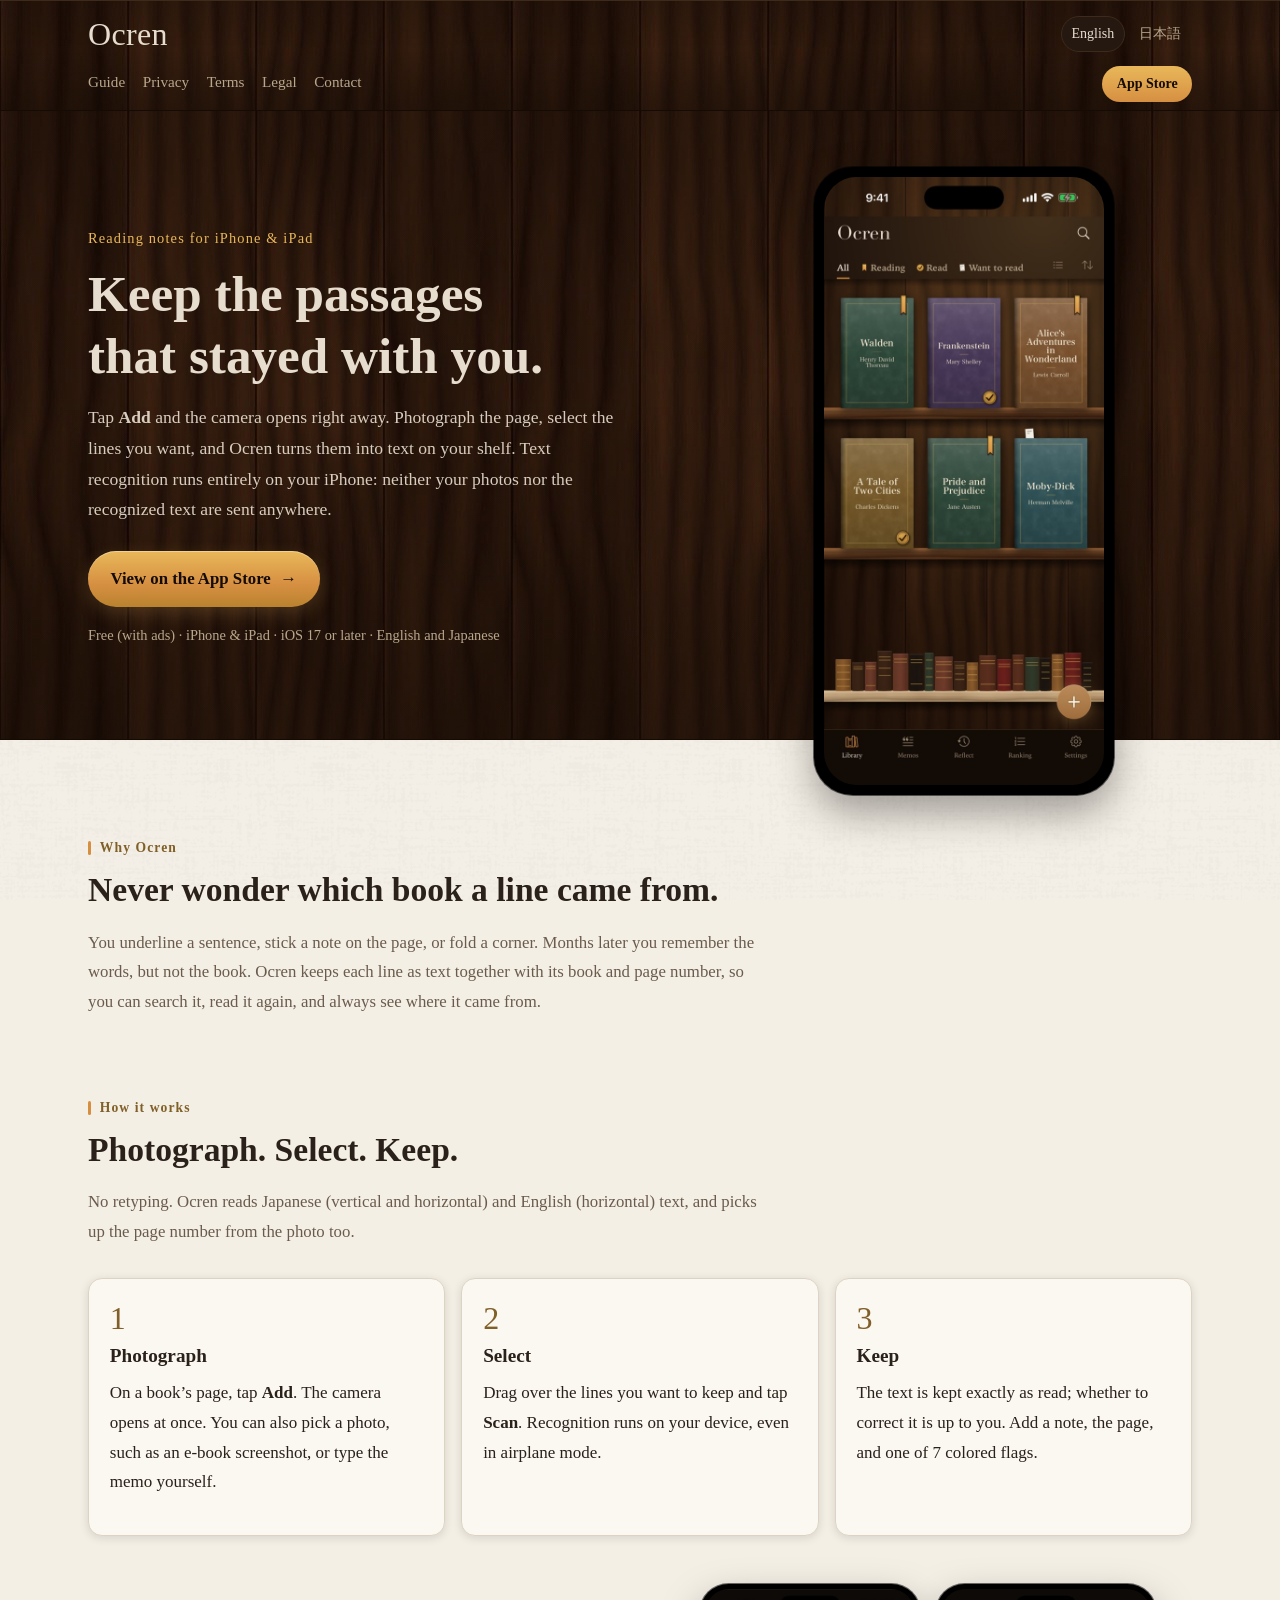
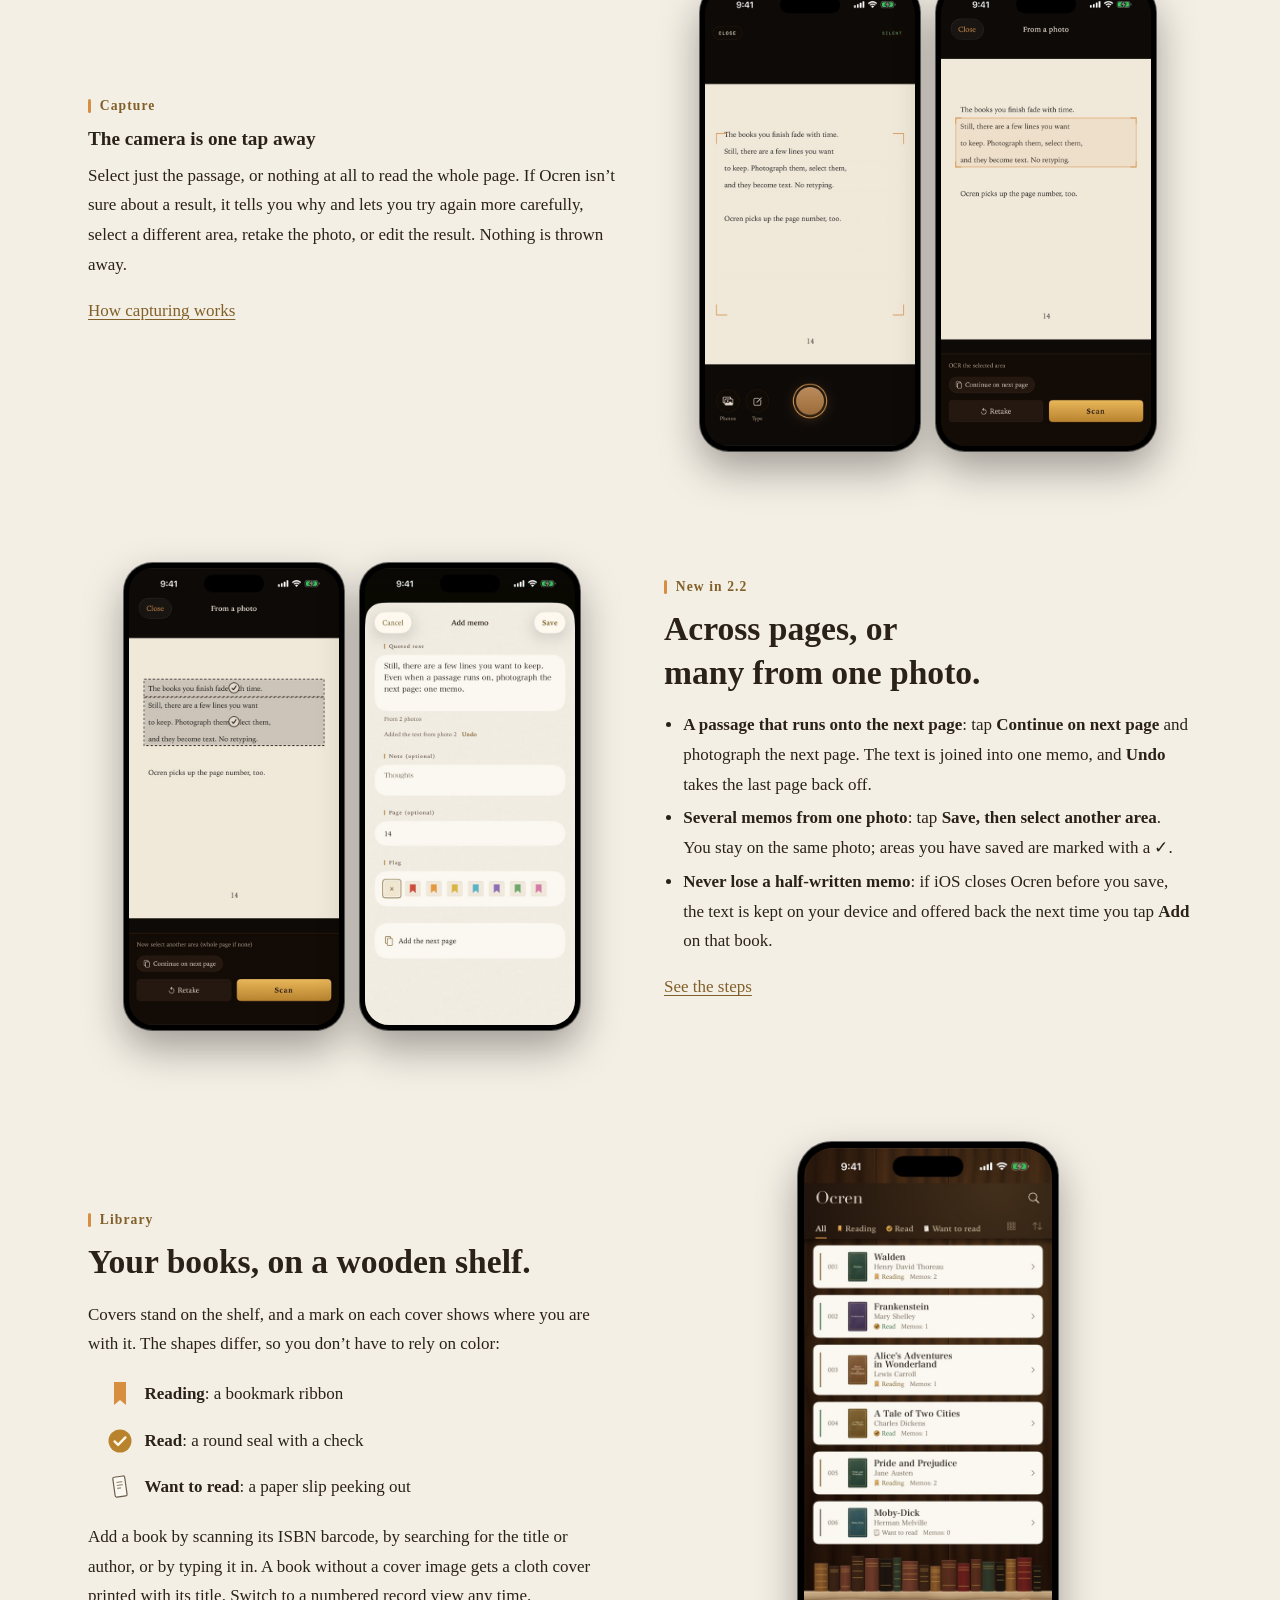
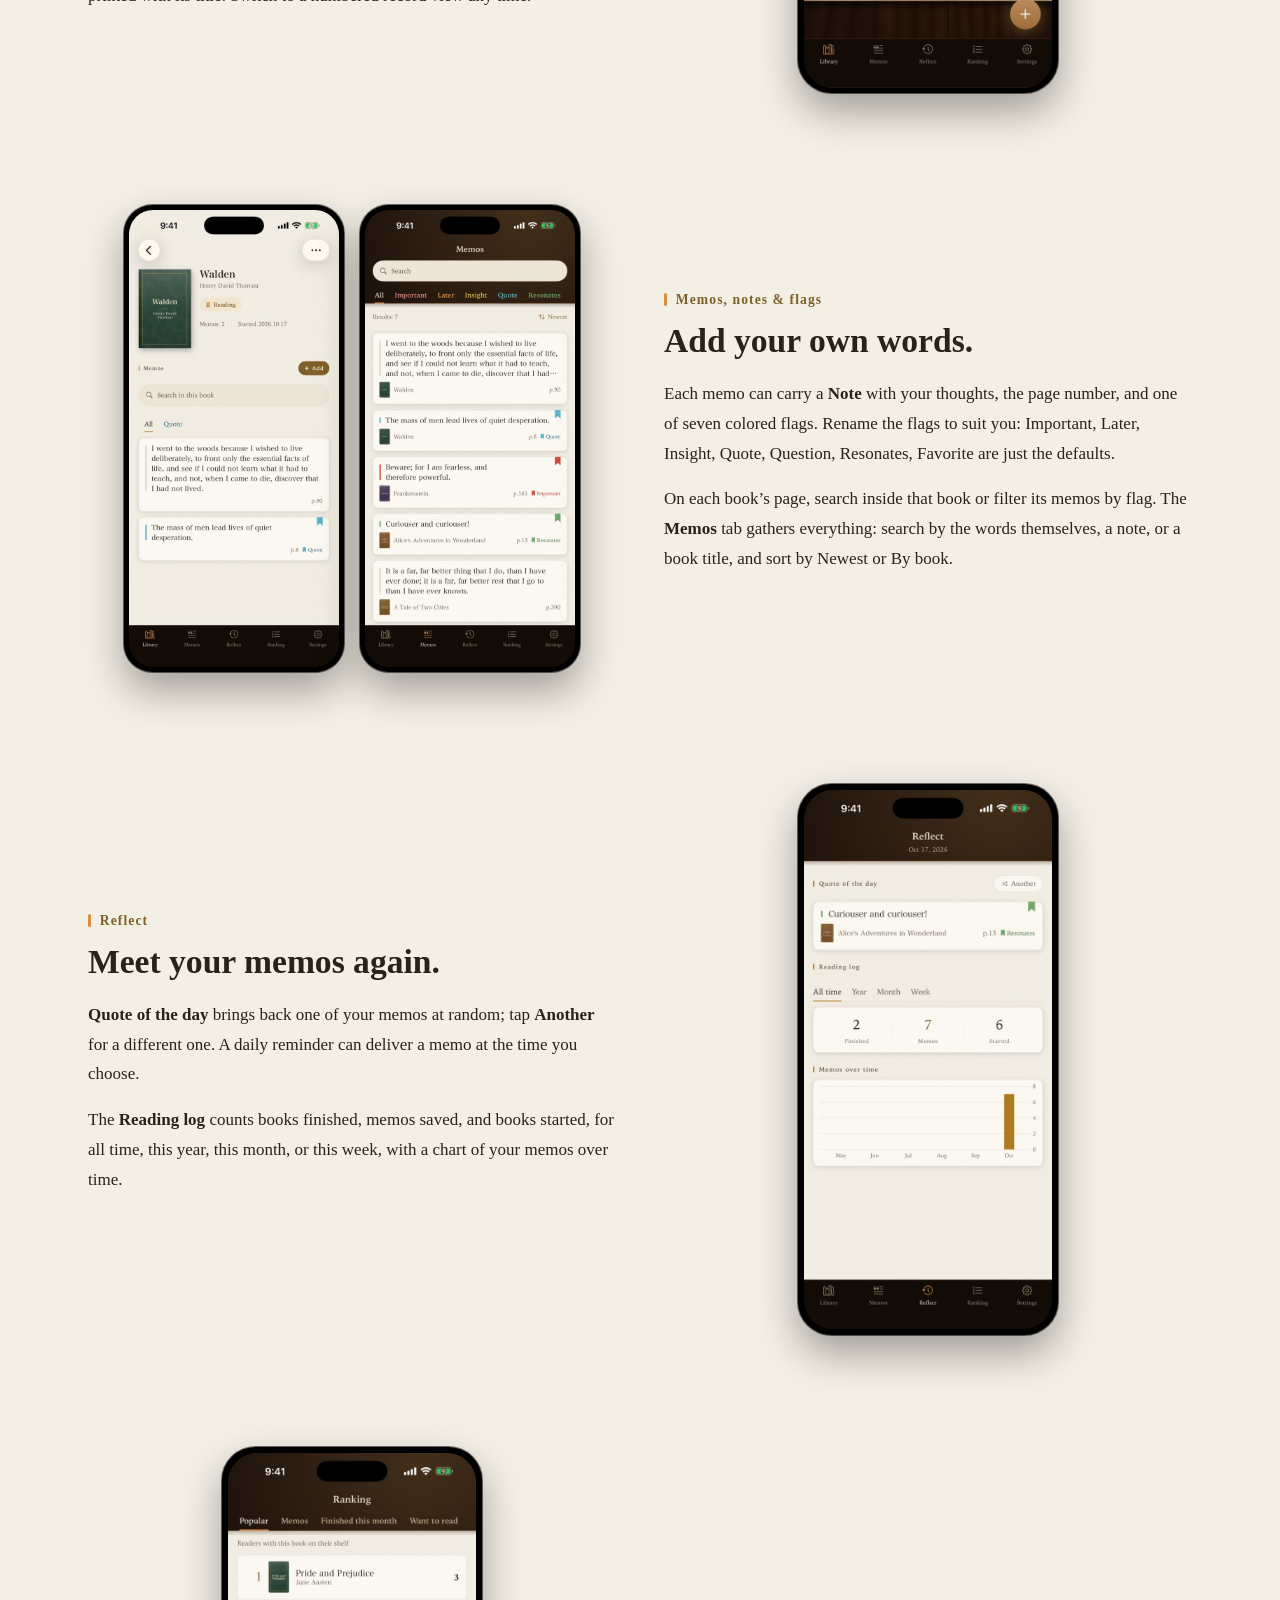
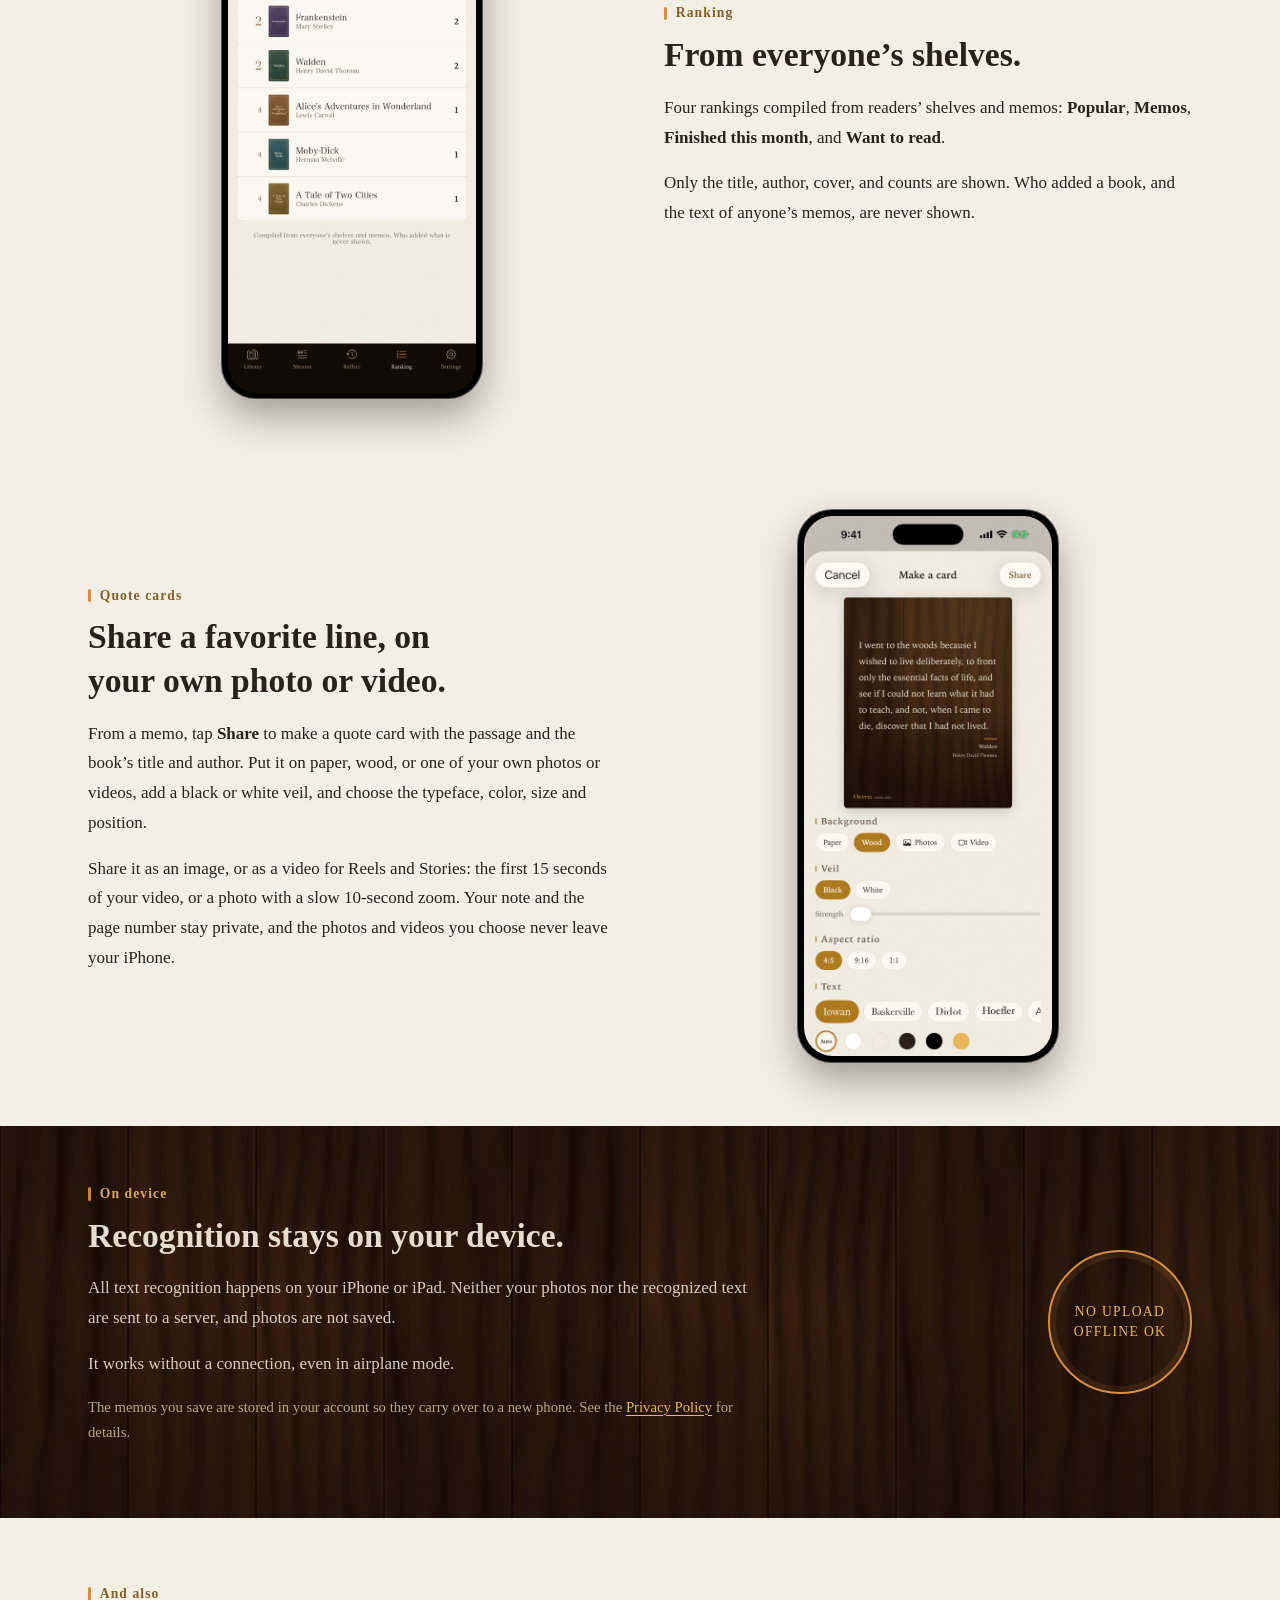
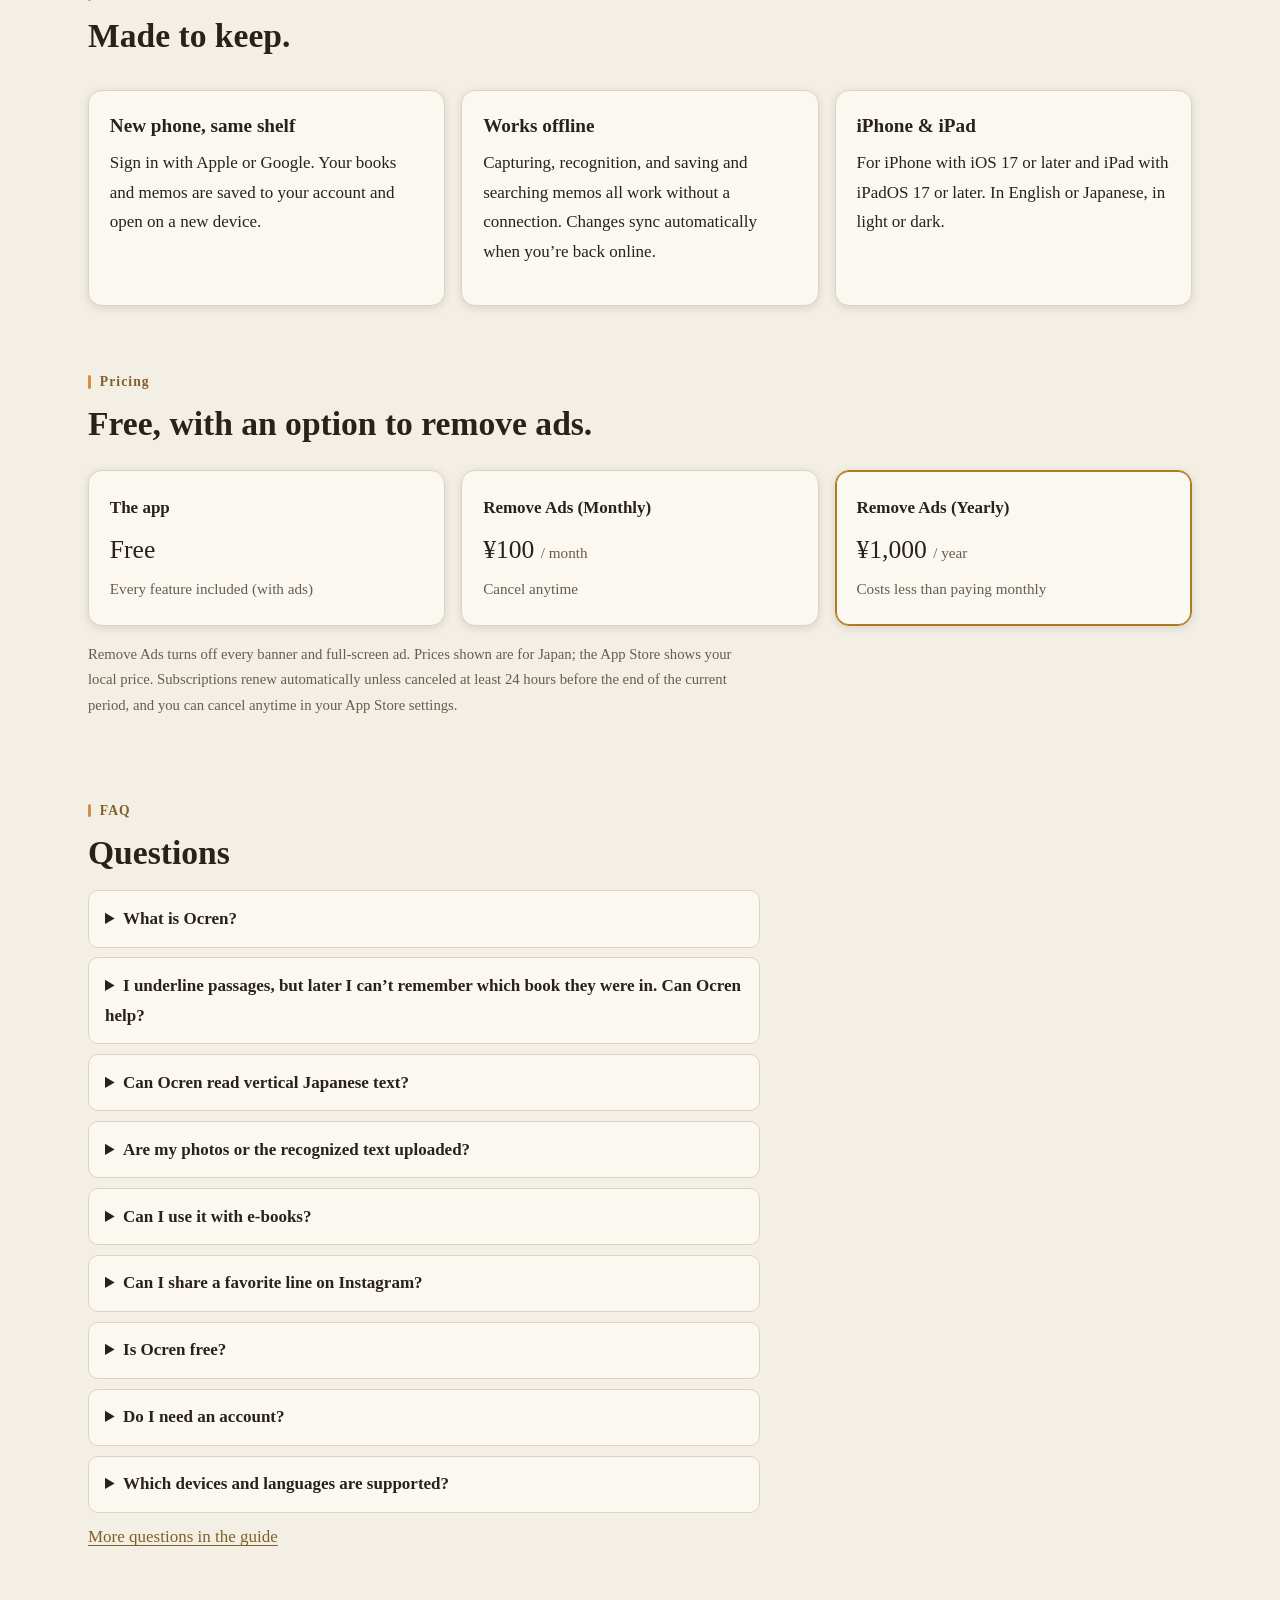
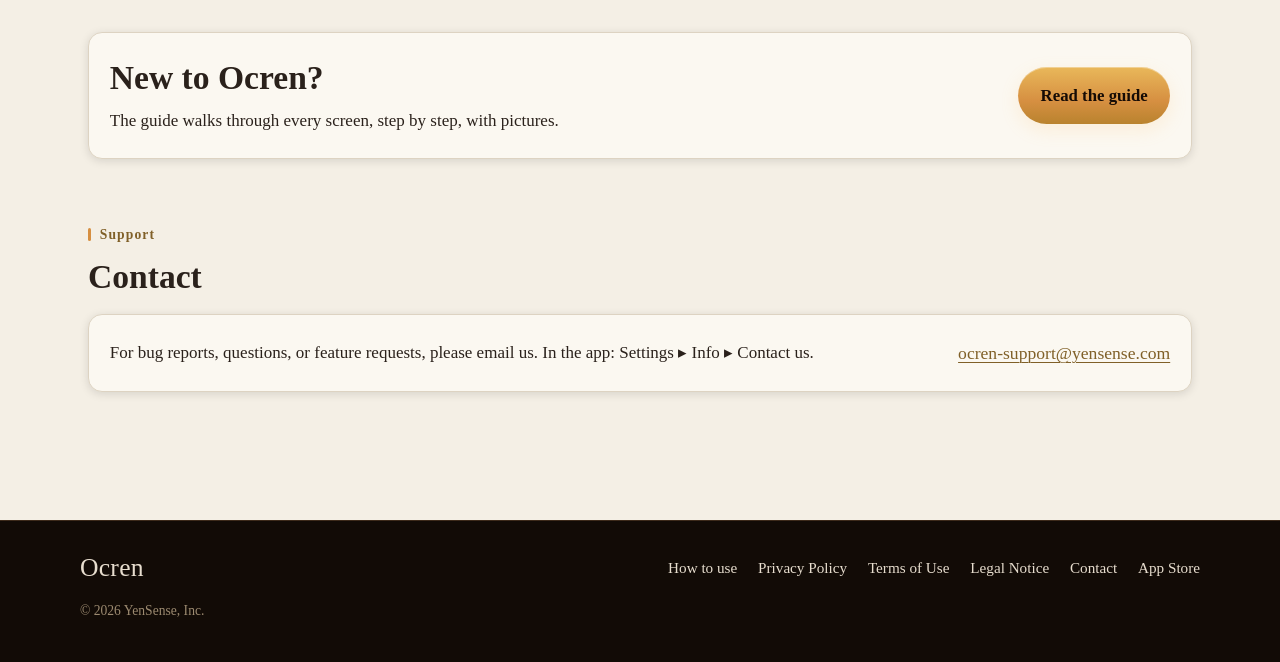
<file: index.html>
<!doctype html>
<html lang="en">
<head>
<meta charset="utf-8">
<meta name="viewport" content="width=device-width, initial-scale=1">
<title>Ocren — Keep the passages that stayed with you</title>
<meta name="description" content="Ocren is a reading-notes app for iPhone and iPad. Photograph a page, select the lines you love, and keep them as text with the book and page number, so you always know which book a line came from. On-device text recognition for Japanese (vertical or horizontal) and English.">
<link rel="canonical" href="https://ocren.info/">
<link rel="alternate" hreflang="en" href="https://ocren.info/">
<link rel="alternate" hreflang="ja" href="https://ocren.info/ja/">
<link rel="alternate" hreflang="x-default" href="https://ocren.info/">
<meta name="theme-color" content="#1F130C">
<meta property="og:type" content="website">
<meta property="og:site_name" content="Ocren">
<meta property="og:title" content="Ocren — Keep the passages that stayed with you">
<meta property="og:description" content="Ocren is a reading-notes app for iPhone and iPad. Photograph a page, select the lines you love, and keep them as text with the book and page number, so you always know which book a line came from. On-device text recognition for Japanese (vertical or horizontal) and English.">
<meta property="og:url" content="https://ocren.info/">
<meta property="og:image" content="https://ocren.info/assets/og-en.jpg">
<meta property="og:image:width" content="1200">
<meta property="og:image:height" content="630">
<meta property="og:image:alt" content="Ocren: a wooden bookshelf of books and a memo captured from a photographed page">
<meta property="og:locale" content="en_US">
<meta property="og:locale:alternate" content="ja_JP">
<meta name="twitter:card" content="summary_large_image">
<meta name="apple-itunes-app" content="app-id=6767999443">
<link rel="icon" href="favicon.ico" sizes="32x32">
<link rel="icon" href="assets/icon-192.png" type="image/png" sizes="192x192">
<link rel="apple-touch-icon" href="apple-touch-icon.png">
<link rel="stylesheet" href="assets/site.css">
<script type="application/ld+json">
{
 "@context": "https://schema.org",
 "@graph": [
  {
   "@type": "Organization",
   "@id": "https://ocren.info/#org",
   "name": "YenSense, Inc.",
   "alternateName": "YenSense株式会社",
   "url": "https://ocren.info/",
   "email": "ocren-support@yensense.com",
   "logo": "https://ocren.info/assets/icon-192.png"
  },
  {
   "@type": "WebSite",
   "@id": "https://ocren.info/#website",
   "name": "Ocren",
   "url": "https://ocren.info/",
   "inLanguage": "en",
   "publisher": {
    "@id": "https://ocren.info/#org"
   }
  },
  {
   "@type": "MobileApplication",
   "@id": "https://ocren.info/#app",
   "name": "Ocren",
   "alternateName": "オークレン",
   "description": "Ocren is a reading-notes app for iPhone and iPad. Photograph a page, select the lines you love, and keep them as text with the book and page number, so you always know which book a line came from. On-device text recognition for Japanese (vertical or horizontal) and English.",
   "url": "https://ocren.info/",
   "applicationCategory": "ProductivityApplication",
   "applicationSubCategory": "Reading notes",
   "operatingSystem": "iOS 17.0 or later, iPadOS 17.0 or later",
   "inLanguage": [
    "en",
    "ja"
   ],
   "installUrl": "https://apps.apple.com/app/id6767999443",
   "downloadUrl": "https://apps.apple.com/app/id6767999443",
   "sameAs": [
    "https://apps.apple.com/app/id6767999443"
   ],
   "image": "https://ocren.info/assets/icon-192.png",
   "screenshot": [
    "https://ocren.info/img/en/library.jpg",
    "https://ocren.info/img/en/capture.jpg",
    "https://ocren.info/img/en/memos.jpg",
    "https://ocren.info/img/en/today.jpg"
   ],
   "featureList": [
    "Photograph a book page and select the lines to keep",
    "On-device text recognition (OCR) for Japanese (vertical or horizontal) and English",
    "Memos saved with the book and the page number",
    "Search all memos by their words, a note, or a book title",
    "Notes and seven colored flags",
    "A memo across pages, or several memos from one photo",
    "Quote of the day and a daily reminder",
    "Quote cards on paper, wood, or your own photo or video, shared as an image or a video",
    "Wooden bookshelf with Reading, Read and Want to read",
    "Sync across devices with Sign in with Apple or Google",
    "Works offline"
   ],
   "offers": {
    "@type": "Offer",
    "price": "0",
    "priceCurrency": "USD",
    "description": "Free with ads. Optional Remove Ads subscription (monthly or yearly)."
   },
   "publisher": {
    "@id": "https://ocren.info/#org"
   },
   "author": {
    "@id": "https://ocren.info/#org"
   }
  },
  {
   "@type": "FAQPage",
   "@id": "https://ocren.info/#faq",
   "inLanguage": "en",
   "mainEntity": [
    {
     "@type": "Question",
     "name": "What is Ocren?",
     "acceptedAnswer": {
      "@type": "Answer",
      "text": "Ocren is a reading-notes app for iPhone and iPad. Photograph a book page, select the lines you want to keep, and Ocren turns them into text and saves them as a memo with the book and the page number. Text recognition runs entirely on your device."
     }
    },
    {
     "@type": "Question",
     "name": "I underline passages, but later I can’t remember which book they were in. Can Ocren help?",
     "acceptedAnswer": {
      "@type": "Answer",
      "text": "Yes. Every memo is saved with its book and page number, so you can always see where a line came from. The Memos tab gathers the memos from all your books: search them by their words, a note, or a book title."
     }
    },
    {
     "@type": "Question",
     "name": "Can Ocren read vertical Japanese text?",
     "acceptedAnswer": {
      "@type": "Answer",
      "text": "Yes. Ocren reads Japanese text written vertically or horizontally, and English text written horizontally. It also picks up the page number from the photo."
     }
    },
    {
     "@type": "Question",
     "name": "Are my photos or the recognized text uploaded?",
     "acceptedAnswer": {
      "@type": "Answer",
      "text": "No. Text recognition runs entirely on your iPhone or iPad, and photos are not saved. The memos you choose to save are stored in your account so that they carry over to a new device."
     }
    },
    {
     "@type": "Question",
     "name": "Can I use it with e-books?",
     "acceptedAnswer": {
      "@type": "Answer",
      "text": "Yes. Take a screenshot of the e-book page and choose it with Photos on the camera screen."
     }
    },
    {
     "@type": "Question",
     "name": "Can I share a favorite line on Instagram?",
     "acceptedAnswer": {
      "@type": "Answer",
      "text": "Yes. From a memo, tap Share to make a quote card on paper, wood, or your own photo or video. Share it as an image, or as a video for Reels and Stories (the first 15 seconds of your video, or a photo with a slow 10-second zoom)."
     }
    },
    {
     "@type": "Question",
     "name": "Is Ocren free?",
     "acceptedAnswer": {
      "@type": "Answer",
      "text": "Yes. Every feature is free, with ads. Remove Ads is an optional subscription, monthly or yearly; the App Store shows the price in your country."
     }
    },
    {
     "@type": "Question",
     "name": "Do I need an account?",
     "acceptedAnswer": {
      "@type": "Answer",
      "text": "Yes. Sign in with Apple or Google. Your books and memos are saved to your account and open on a new iPhone or iPad."
     }
    },
    {
     "@type": "Question",
     "name": "Which devices and languages are supported?",
     "acceptedAnswer": {
      "@type": "Answer",
      "text": "iPhone with iOS 17 or later and iPad with iPadOS 17 or later. The app is in English and Japanese."
     }
    }
   ]
  }
 ]
}
</script>
</head>
<body>
<a class="skip" href="#main">Skip to content</a>
<header class="site-head wood">
  <div class="inner">
    <div class="head-row">
      <a class="wordmark" href="./" aria-current="page">Ocren</a>
      <nav class="lang" aria-label="Language"><a class="en" href="./" hreflang="en" lang="en" aria-current="page">English</a><a class="ja" href="ja/" hreflang="ja" lang="ja">日本語</a></nav>
    </div>
    <nav class="primary-nav" aria-label="Main">
      <ul><li><a href="guide/">Guide</a></li><li><a href="privacy/">Privacy</a></li><li><a href="terms/">Terms</a></li><li><a href="legal/">Legal</a></li><li><a href="#contact">Contact</a></li><li class="store-item"><a href="https://apps.apple.com/app/id6767999443">App Store</a></li></ul>
    </nav>
  </div>
</header>
<main id="main">
<section class="hero wood" aria-labelledby="hero-title">
  <div class="inner">
    <div>
      <p class="eyebrow">Reading notes for iPhone &amp; iPad</p>
      <h1 id="hero-title">Keep the passages that stayed with you.</h1>
      <p class="lead">Tap <strong>Add</strong> and the camera opens right away. Photograph the page, select the lines you want, and Ocren turns them into text on your shelf. Text recognition runs entirely on your iPhone: neither your photos nor the recognized text are sent anywhere.</p>
      <a class="btn-store" href="https://apps.apple.com/app/id6767999443">View on the App Store <span class="arrow" aria-hidden="true">&rarr;</span></a>
      <p class="meta">Free (with ads) · iPhone &amp; iPad · iOS 17 or later · English and Japanese</p>
    </div>
    <div class="visual"><div class="phone"><img src="img/en/library.jpg" width="600" height="1303" alt="The Library tab: book covers standing on a wooden shelf, each with a mark for Reading, Read, or Want to read" decoding="async"></div></div>
  </div>
</section>

<section class="section" aria-labelledby="why">
  <p class="heading-label">Why Ocren</p>
  <h2 id="why">Never wonder which book a line came from.</h2>
  <p class="intro">You underline a sentence, stick a note on the page, or fold a corner. Months later you remember the words, but not the book. Ocren keeps each line as text together with its book and page number, so you can search it, read it again, and always see where it came from.</p>
</section>

<section class="section" aria-labelledby="how">
  <p class="heading-label">How it works</p>
  <h2 id="how">Photograph. Select. Keep.</h2>
  <p class="intro">No retyping. Ocren reads Japanese (vertical and horizontal) and English (horizontal) text, and picks up the page number from the photo too.</p>
  <ol class="steps">
    <li class="card"><p class="num" aria-hidden="true">1</p><h3>Photograph</h3><p>On a book’s page, tap <strong>Add</strong>. The camera opens at once. You can also pick a photo, such as an e-book screenshot, or type the memo yourself.</p></li>
    <li class="card"><p class="num" aria-hidden="true">2</p><h3>Select</h3><p>Drag over the lines you want to keep and tap <strong>Scan</strong>. Recognition runs on your device, even in airplane mode.</p></li>
    <li class="card"><p class="num" aria-hidden="true">3</p><h3>Keep</h3><p>The text is kept exactly as read; whether to correct it is up to you. Add a note, the page, and one of 7 colored flags.</p></li>
  </ol>
  <div class="feature">
    <div class="text">
      <p class="heading-label">Capture</p>
      <h3>The camera is one tap away</h3>
      <p>Select just the passage, or nothing at all to read the whole page. If Ocren isn’t sure about a result, it tells you why and lets you try again more carefully, select a different area, retake the photo, or edit the result. Nothing is thrown away.</p>
      <p><a href="guide/#capture">How capturing works</a></p>
    </div>
    <div class="figure pair"><figure><div class="phone"><img src="img/en/camera.jpg" width="520" height="1130" alt="The camera screen with a book page in the viewfinder, and the Photos and Type buttons next to the shutter" loading="lazy" decoding="async"></div></figure><figure><div class="phone"><img src="img/en/capture.jpg" width="600" height="1303" alt="The selection screen: three lines of the page are framed, with Continue on next page, Retake, and Scan below" loading="lazy" decoding="async"></div></figure></div>
  </div>
</section>

<section class="section" aria-labelledby="new22">
  <div class="feature flip">
    <div class="text">
      <p class="heading-label">New in 2.2</p>
      <h2 id="new22">Across pages, or many from one photo.</h2>
      <ul>
        <li><strong>A passage that runs onto the next page</strong>: tap <strong>Continue on next page</strong> and photograph the next page. The text is joined into one memo, and <strong>Undo</strong> takes the last page back off.</li>
        <li><strong>Several memos from one photo</strong>: tap <strong>Save, then select another area</strong>. You stay on the same photo; areas you have saved are marked with a ✓.</li>
        <li><strong>Never lose a half-written memo</strong>: if iOS closes Ocren before you save, the text is kept on your device and offered back the next time you tap <strong>Add</strong> on that book.</li>
      </ul>
      <p><a href="guide/#next-page">See the steps</a></p>
    </div>
    <div class="figure pair"><figure><div class="phone"><img src="img/en/saved.jpg" width="520" height="1130" alt="The same photo after saving two memos: each saved area has a dotted frame and a check mark" loading="lazy" decoding="async"></div></figure><figure><div class="phone"><img src="img/en/pages.jpg" width="520" height="1130" alt="The memo form after adding a second page: From 2 photos, Added the text from photo 2, Undo" loading="lazy" decoding="async"></div></figure></div>
  </div>
</section>

<section class="section" aria-labelledby="shelf">
  <div class="feature">
    <div class="text">
      <p class="heading-label">Library</p>
      <h2 id="shelf">Your books, on a wooden shelf.</h2>
      <p>Covers stand on the shelf, and a mark on each cover shows where you are with it. The shapes differ, so you don’t have to rely on color:</p>
      <ul class="marks">
        <li><svg class="mark" viewBox="0 0 20 26" aria-hidden="true"><path d="M4 1h12v23l-6-5-6 5z" fill="#D68F41"/></svg><span><strong>Reading</strong>: a bookmark ribbon</span></li>
        <li><svg class="mark" viewBox="0 0 26 26" aria-hidden="true"><circle cx="13" cy="13" r="11.5" fill="#B9832E"/><path d="M7.6 13.4l3.5 3.5 7.3-7.5" stroke="#FFF7E8" stroke-width="2.4" fill="none" stroke-linecap="round" stroke-linejoin="round"/></svg><span><strong>Read</strong>: a round seal with a check</span></li>
        <li><svg class="mark" viewBox="0 0 22 26" aria-hidden="true"><g transform="rotate(-8 11 13)"><rect x="5" y="2.5" width="12" height="20" rx="1.5" fill="#FBF8F1" stroke="#6A5B4C" stroke-width="1.2"/><path d="M8 8h6M8 11h6M8 14h4" stroke="#9C8A70" stroke-width="1.1"/></g></svg><span><strong>Want to read</strong>: a paper slip peeking out</span></li>
      </ul>
      <p>Add a book by scanning its ISBN barcode, by searching for the title or author, or by typing it in. A book without a cover image gets a cloth cover printed with its title. Switch to a numbered record view any time.</p>
    </div>
    <div class="figure"><figure><div class="phone"><img src="img/en/library-list.jpg" width="520" height="1130" alt="The Library in record view: numbered cards with title, author, status, and number of memos" loading="lazy" decoding="async"></div></figure></div>
  </div>
</section>

<section class="section" aria-labelledby="notes">
  <div class="feature flip">
    <div class="text">
      <p class="heading-label">Memos, notes &amp; flags</p>
      <h2 id="notes">Add your own words.</h2>
      <p>Each memo can carry a <strong>Note</strong> with your thoughts, the page number, and one of seven colored flags. Rename the flags to suit you: Important, Later, Insight, Quote, Question, Resonates, Favorite are just the defaults.</p>
      <p>On each book’s page, search inside that book or filter its memos by flag. The <strong>Memos</strong> tab gathers everything: search by the words themselves, a note, or a book title, and sort by Newest or By book.</p>
    </div>
    <div class="figure pair"><figure><div class="phone"><img src="img/en/book.jpg" width="600" height="1303" alt="A book’s page: the cover, the Reading status, the Add button, a search field, and two memos" loading="lazy" decoding="async"></div></figure><figure><div class="phone"><img src="img/en/memos.jpg" width="600" height="1303" alt="The Memos tab: memos from several books with page numbers and flags" loading="lazy" decoding="async"></div></figure></div>
  </div>
</section>

<section class="section" aria-labelledby="reflect">
  <div class="feature">
    <div class="text">
      <p class="heading-label">Reflect</p>
      <h2 id="reflect">Meet your memos again.</h2>
      <p><strong>Quote of the day</strong> brings back one of your memos at random; tap <strong>Another</strong> for a different one. A daily reminder can deliver a memo at the time you choose.</p>
      <p>The <strong>Reading log</strong> counts books finished, memos saved, and books started, for all time, this year, this month, or this week, with a chart of your memos over time.</p>
    </div>
    <div class="figure"><figure><div class="phone"><img src="img/en/today.jpg" width="600" height="1303" alt="The Reflect tab: Quote of the day, the Reading log with All time, Year, Month and Week, and a bar chart" loading="lazy" decoding="async"></div></figure></div>
  </div>
</section>

<section class="section" aria-labelledby="ranking">
  <div class="feature flip">
    <div class="text">
      <p class="heading-label">Ranking</p>
      <h2 id="ranking">From everyone’s shelves.</h2>
      <p>Four rankings compiled from readers’ shelves and memos: <strong>Popular</strong>, <strong>Memos</strong>, <strong>Finished this month</strong>, and <strong>Want to read</strong>.</p>
      <p>Only the title, author, cover, and counts are shown. Who added a book, and the text of anyone’s memos, are never shown.</p>
    </div>
    <div class="figure"><figure><div class="phone"><img src="img/en/ranking.jpg" width="600" height="1303" alt="The Ranking tab: books ranked by the number of readers who have them on their shelf" loading="lazy" decoding="async"></div></figure></div>
  </div>
</section>

<section class="section" aria-labelledby="share">
  <div class="feature">
    <div class="text">
      <p class="heading-label">Quote cards</p>
      <h2 id="share">Share a favorite line, on your own photo or video.</h2>
      <p>From a memo, tap <strong>Share</strong> to make a quote card with the passage and the book’s title and author. Put it on paper, wood, or one of your own photos or videos, add a black or white veil, and choose the typeface, color, size and position.</p>
      <p>Share it as an image, or as a video for Reels and Stories: the first 15 seconds of your video, or a photo with a slow 10-second zoom. Your note and the page number stay private, and the photos and videos you choose never leave your iPhone.</p>
    </div>
    <div class="figure"><figure><div class="phone"><img src="img/en/cardeditor.jpg" width="520" height="1130" alt="Make a card: a quote from Walden on a wooden background, with Background, Veil, Aspect ratio and Text below" loading="lazy" decoding="async"></div></figure></div>
  </div>
</section>

<section class="privacy-band wood" aria-labelledby="ondevice">
  <div class="inner">
    <div>
      <p class="heading-label">On device</p>
      <h2 id="ondevice">Recognition stays on your device.</h2>
      <p>All text recognition happens on your iPhone or iPad. Neither your photos nor the recognized text are sent to a server, and photos are not saved.</p>
      <p>It works without a connection, even in airplane mode.</p>
      <p class="fine">The memos you save are stored in your account so they carry over to a new phone. See the <a href="privacy/">Privacy Policy</a> for details.</p>
    </div>
    <div class="seal" aria-hidden="true">NO UPLOAD<br>OFFLINE OK</div>
  </div>
</section>

<section class="section" aria-labelledby="more">
  <p class="heading-label">And also</p>
  <h2 id="more">Made to keep.</h2>
  <div class="grid-3">
    <div class="card"><h3>New phone, same shelf</h3><p>Sign in with Apple or Google. Your books and memos are saved to your account and open on a new device.</p></div>
    <div class="card"><h3>Works offline</h3><p>Capturing, recognition, and saving and searching memos all work without a connection. Changes sync automatically when you’re back online.</p></div>
    <div class="card"><h3>iPhone &amp; iPad</h3><p>For iPhone with iOS 17 or later and iPad with iPadOS 17 or later. In English or Japanese, in light or dark.</p></div>
  </div>
</section>

<section class="section" aria-labelledby="pricing">
  <p class="heading-label">Pricing</p>
  <h2 id="pricing">Free, with an option to remove ads.</h2>
  <div class="plans">
    <div class="card plan"><p class="name">The app</p><p class="price">Free</p><p class="sub">Every feature included (with ads)</p></div>
    <div class="card plan"><p class="name">Remove Ads (Monthly)</p><p class="price">¥100 <small>/ month</small></p><p class="sub">Cancel anytime</p></div>
    <div class="card plan best"><p class="name">Remove Ads (Yearly)</p><p class="price">¥1,000 <small>/ year</small></p><p class="sub">Costs less than paying monthly</p></div>
  </div>
  <p class="note">Remove Ads turns off every banner and full-screen ad. Prices shown are for Japan; the App Store shows your local price. Subscriptions renew automatically unless canceled at least 24 hours before the end of the current period, and you can cancel anytime in your App Store settings.</p>
</section>

<section class="section" aria-labelledby="faq">
  <p class="heading-label">FAQ</p>
  <h2 id="faq">Questions</h2>
  <div class="faq">
  <details><summary>What is Ocren?</summary>
    <p>Ocren is a reading-notes app for iPhone and iPad. Photograph a book page, select the lines you want to keep, and Ocren turns them into text and saves them as a memo with the book and the page number. Text recognition runs entirely on your device.</p></details>
  <details><summary>I underline passages, but later I can’t remember which book they were in. Can Ocren help?</summary>
    <p>Yes. Every memo is saved with its book and page number, so you can always see where a line came from. The Memos tab gathers the memos from all your books: search them by their words, a note, or a book title.</p></details>
  <details><summary>Can Ocren read vertical Japanese text?</summary>
    <p>Yes. Ocren reads Japanese text written vertically or horizontally, and English text written horizontally. It also picks up the page number from the photo.</p></details>
  <details><summary>Are my photos or the recognized text uploaded?</summary>
    <p>No. Text recognition runs entirely on your iPhone or iPad, and photos are not saved. The memos you choose to save are stored in your account so that they carry over to a new device.</p></details>
  <details><summary>Can I use it with e-books?</summary>
    <p>Yes. Take a screenshot of the e-book page and choose it with Photos on the camera screen.</p></details>
  <details><summary>Can I share a favorite line on Instagram?</summary>
    <p>Yes. From a memo, tap Share to make a quote card on paper, wood, or your own photo or video. Share it as an image, or as a video for Reels and Stories (the first 15 seconds of your video, or a photo with a slow 10-second zoom).</p></details>
  <details><summary>Is Ocren free?</summary>
    <p>Yes. Every feature is free, with ads. Remove Ads is an optional subscription, monthly or yearly; the App Store shows the price in your country.</p></details>
  <details><summary>Do I need an account?</summary>
    <p>Yes. Sign in with Apple or Google. Your books and memos are saved to your account and open on a new iPhone or iPad.</p></details>
  <details><summary>Which devices and languages are supported?</summary>
    <p>iPhone with iOS 17 or later and iPad with iPadOS 17 or later. The app is in English and Japanese.</p></details>
  </div>
  <p><a href="guide/#faq">More questions in the guide</a></p>
</section>

<section class="section" aria-labelledby="guide-cta">
  <div class="card contact-box">
    <div>
      <h2 id="guide-cta" style="margin-bottom:.4rem">New to Ocren?</h2>
      <p>The guide walks through every screen, step by step, with pictures.</p>
    </div>
    <a class="btn-store" href="guide/">Read the guide</a>
  </div>
</section>

<section class="section" id="contact" aria-labelledby="contact-title">
  <p class="heading-label">Support</p>
  <h2 id="contact-title">Contact</h2>
  <div class="card contact-box">
    <p>For bug reports, questions, or feature requests, please email us. In the app: Settings ▸ Info ▸ Contact us.</p>
    <a class="mail" href="mailto:ocren-support@yensense.com">ocren-support@yensense.com</a>
  </div>
</section>
</main>

<footer class="site-foot">
  <div class="inner">
    <a class="wordmark" href="./">Ocren</a>
    <nav aria-label="Site"><ul><li><a href="guide/">How to use</a></li><li><a href="privacy/">Privacy Policy</a></li><li><a href="terms/">Terms of Use</a></li><li><a href="legal/">Legal Notice</a></li><li><a href="mailto:ocren-support@yensense.com">Contact</a></li><li><a href="https://apps.apple.com/app/id6767999443">App Store</a></li></ul></nav>
    <p class="copy">&copy; 2026 YenSense, Inc.</p>
  </div>
</footer>
</body>
</html>
</file>
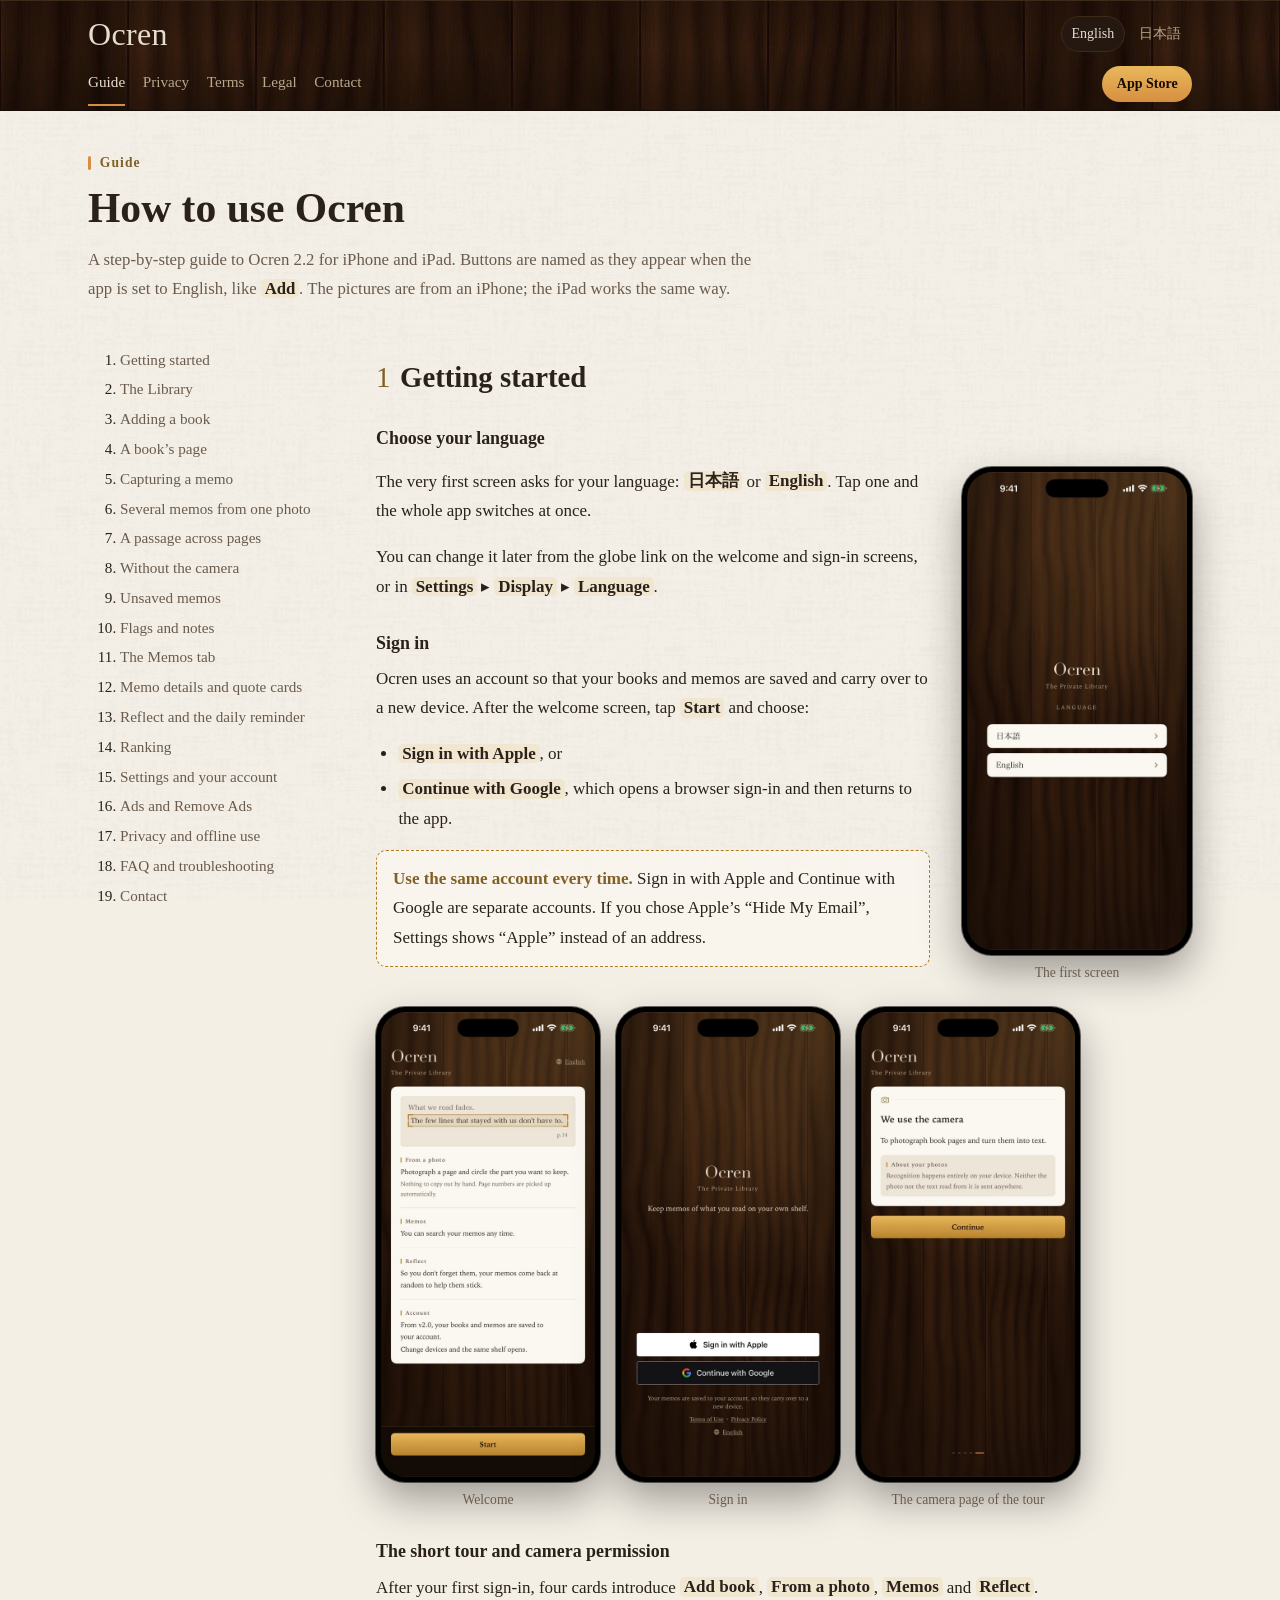
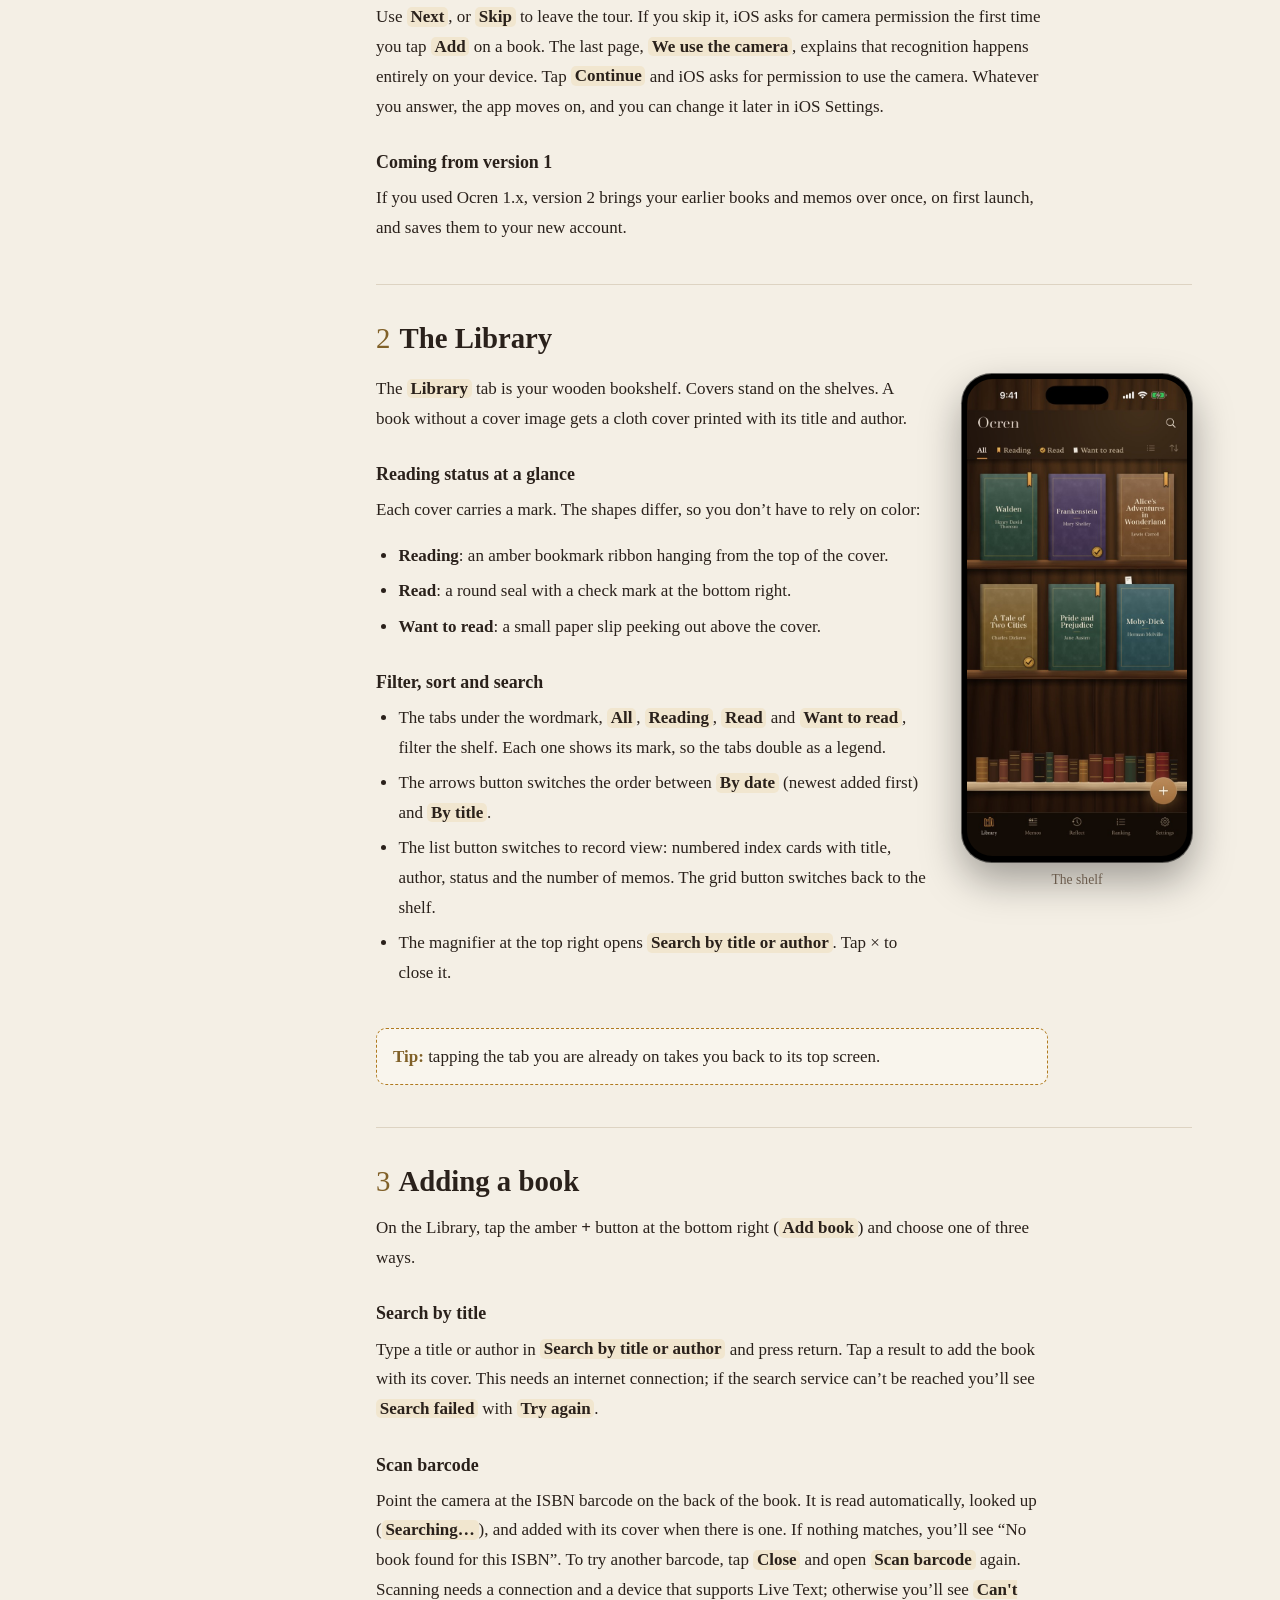
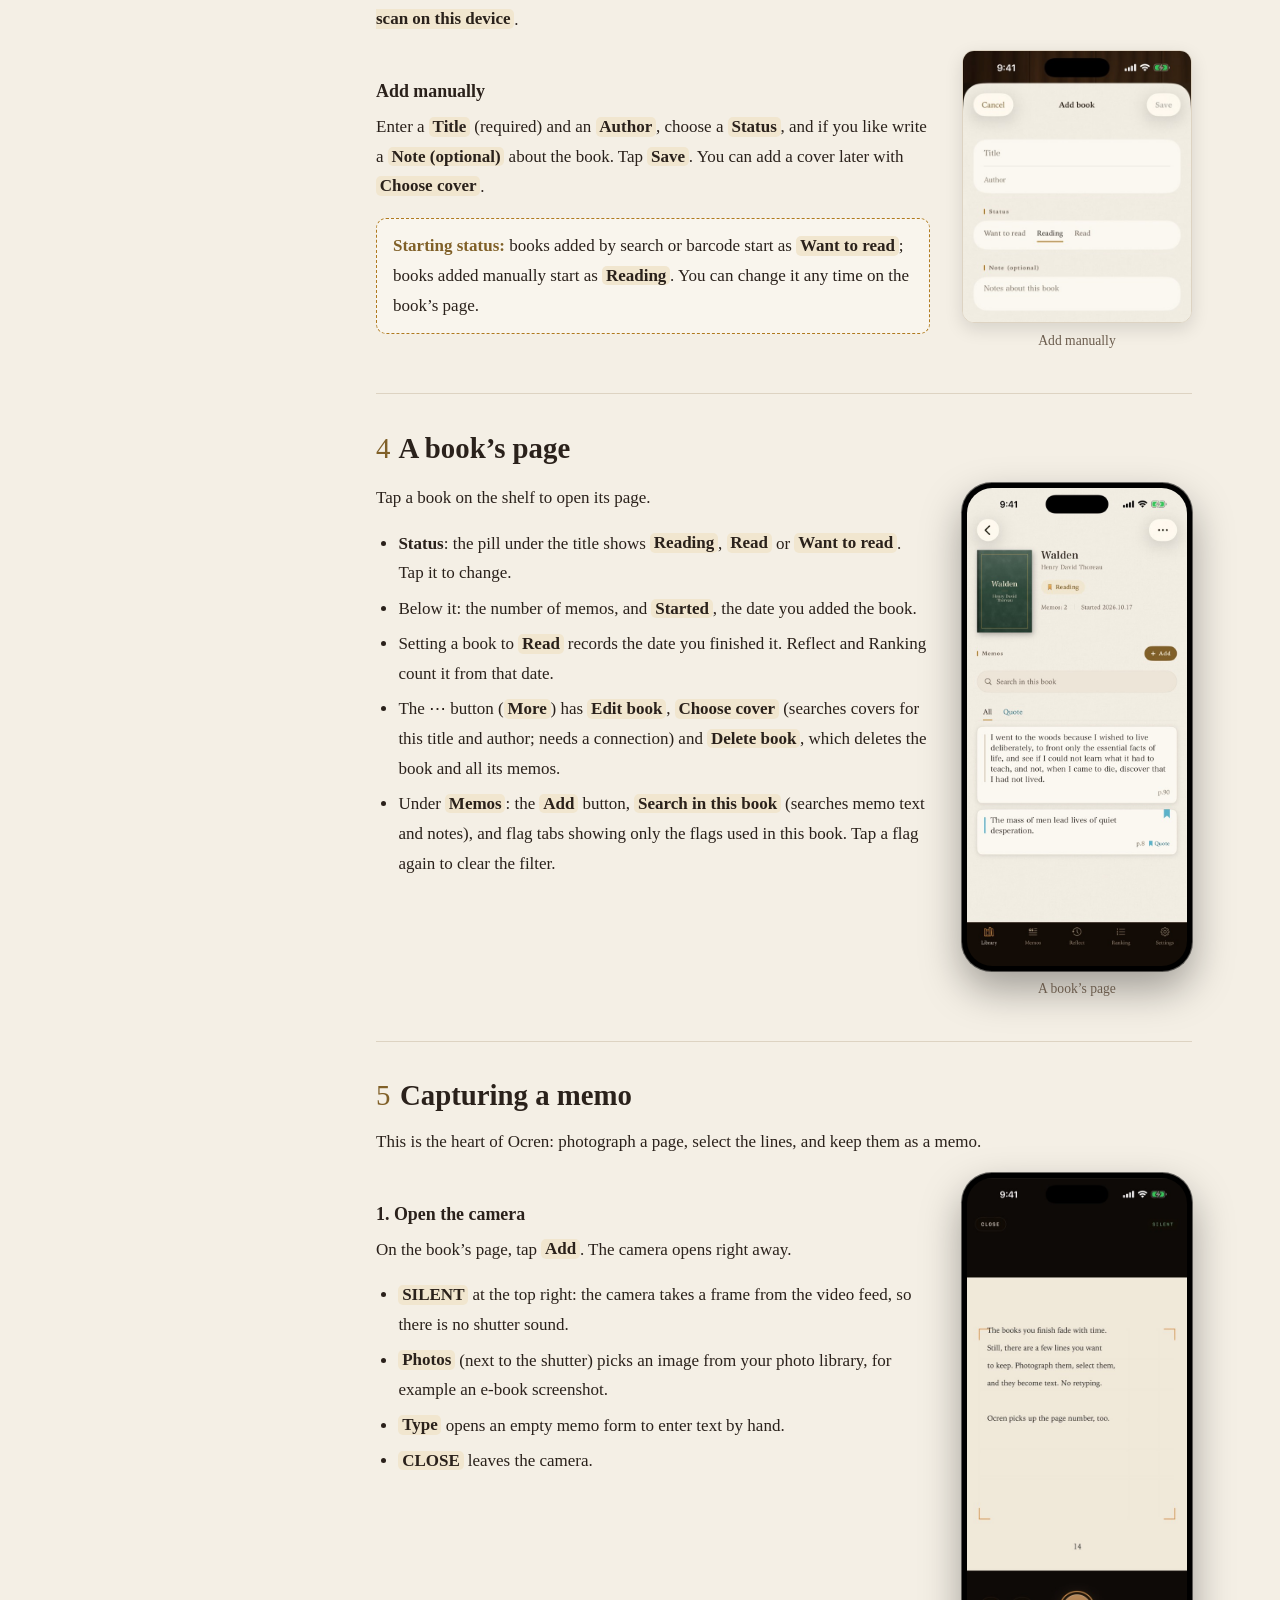
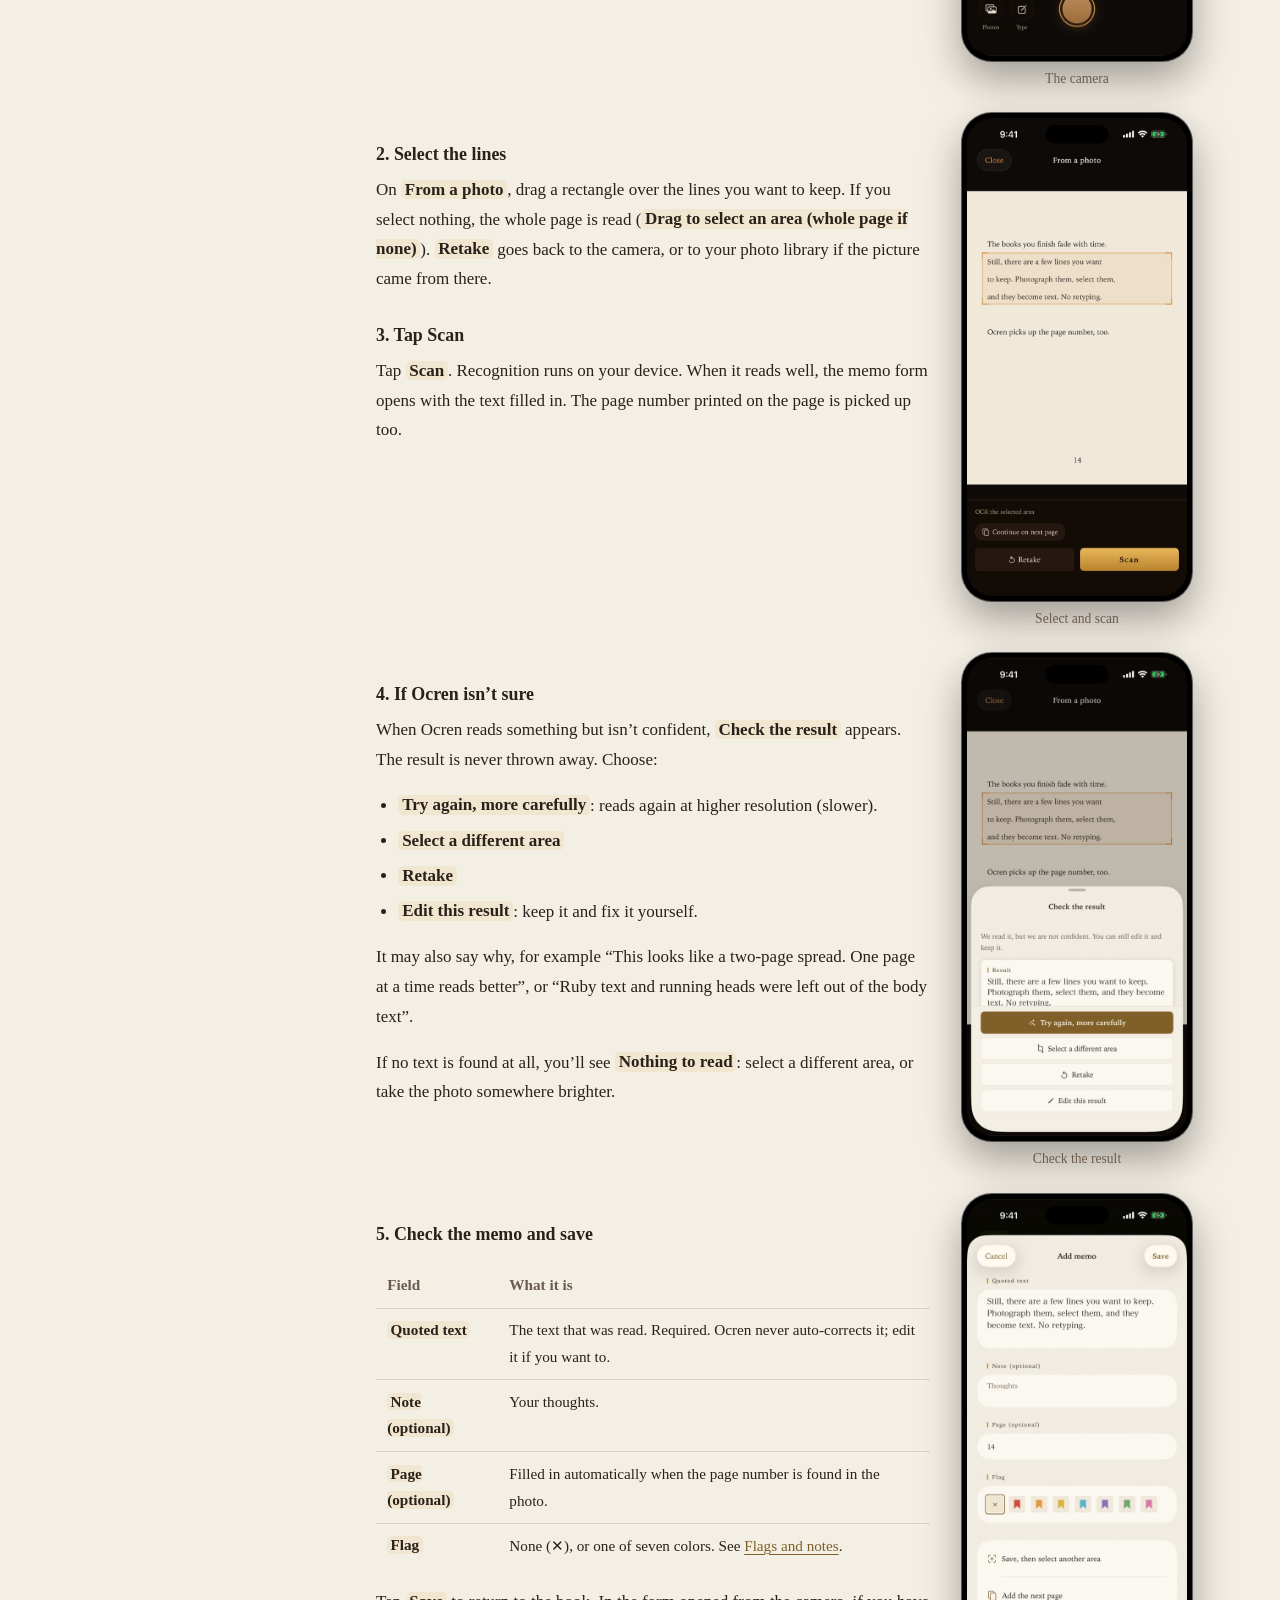
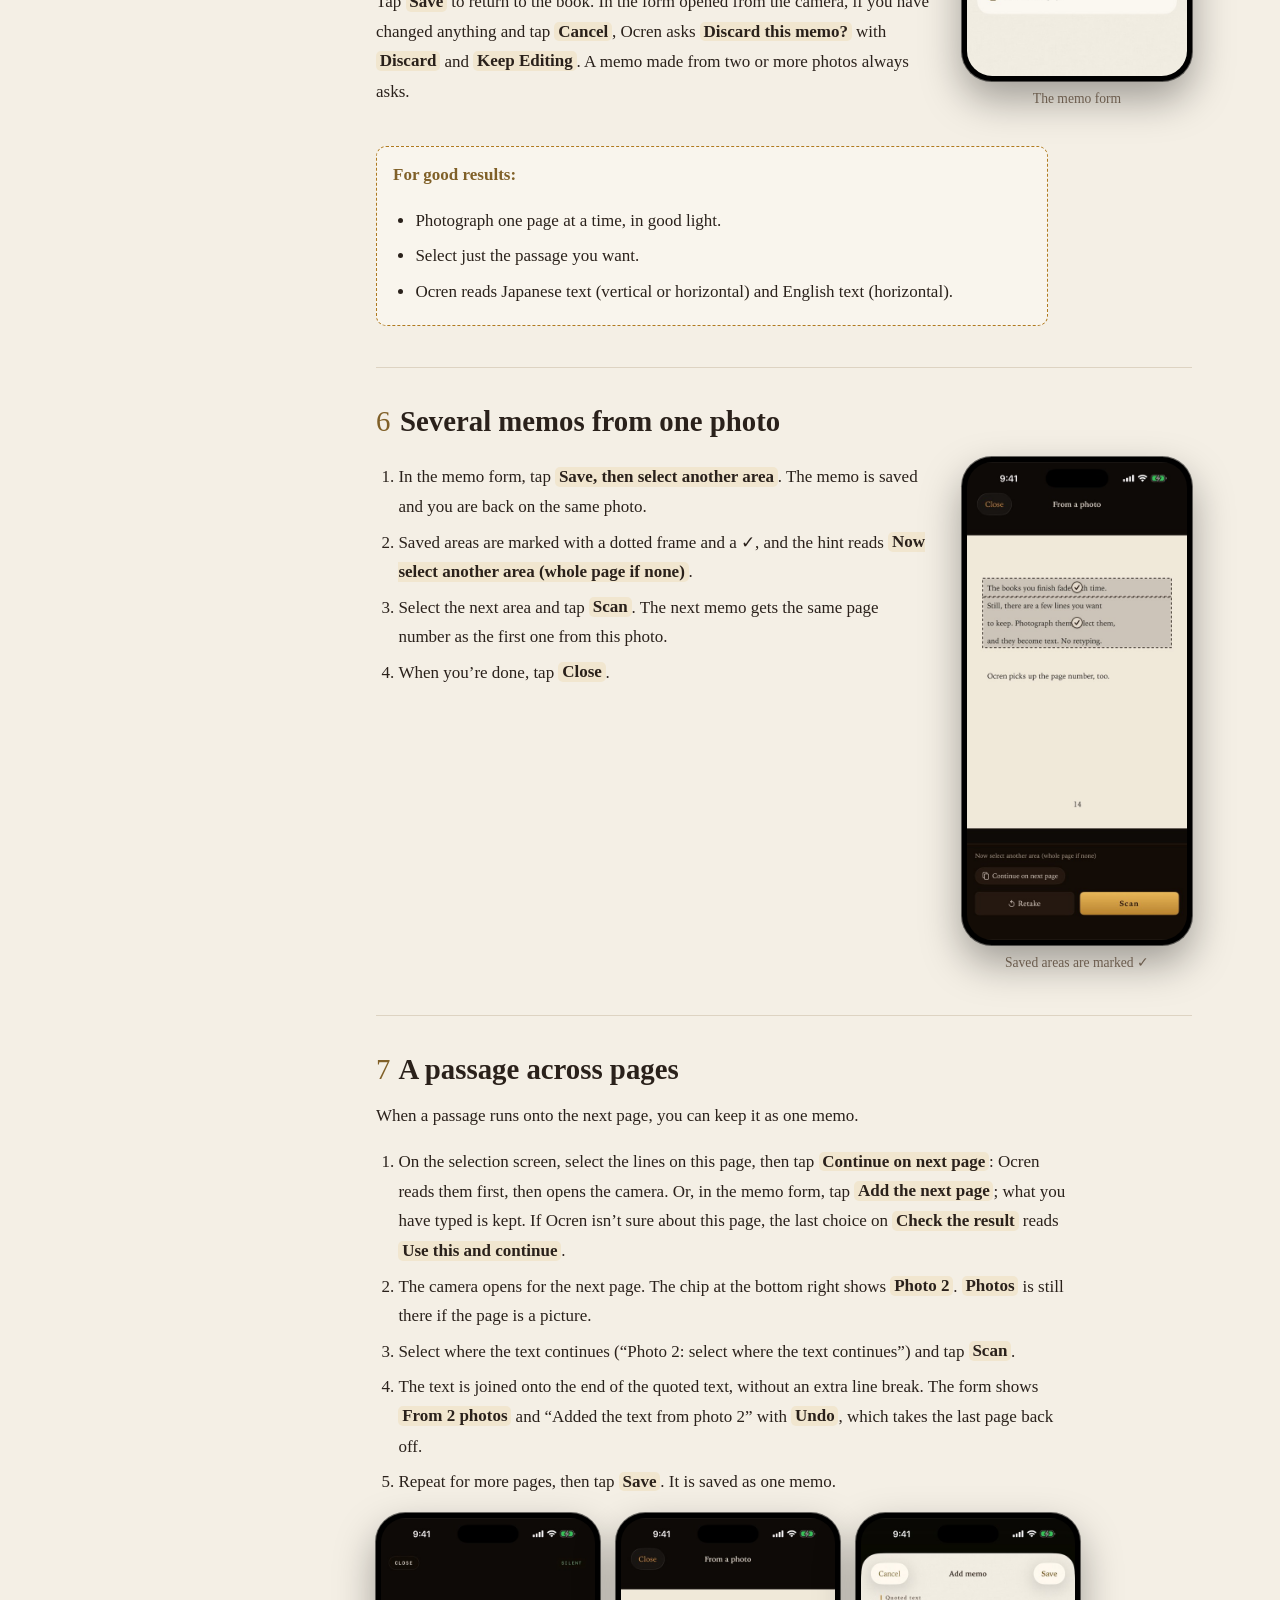
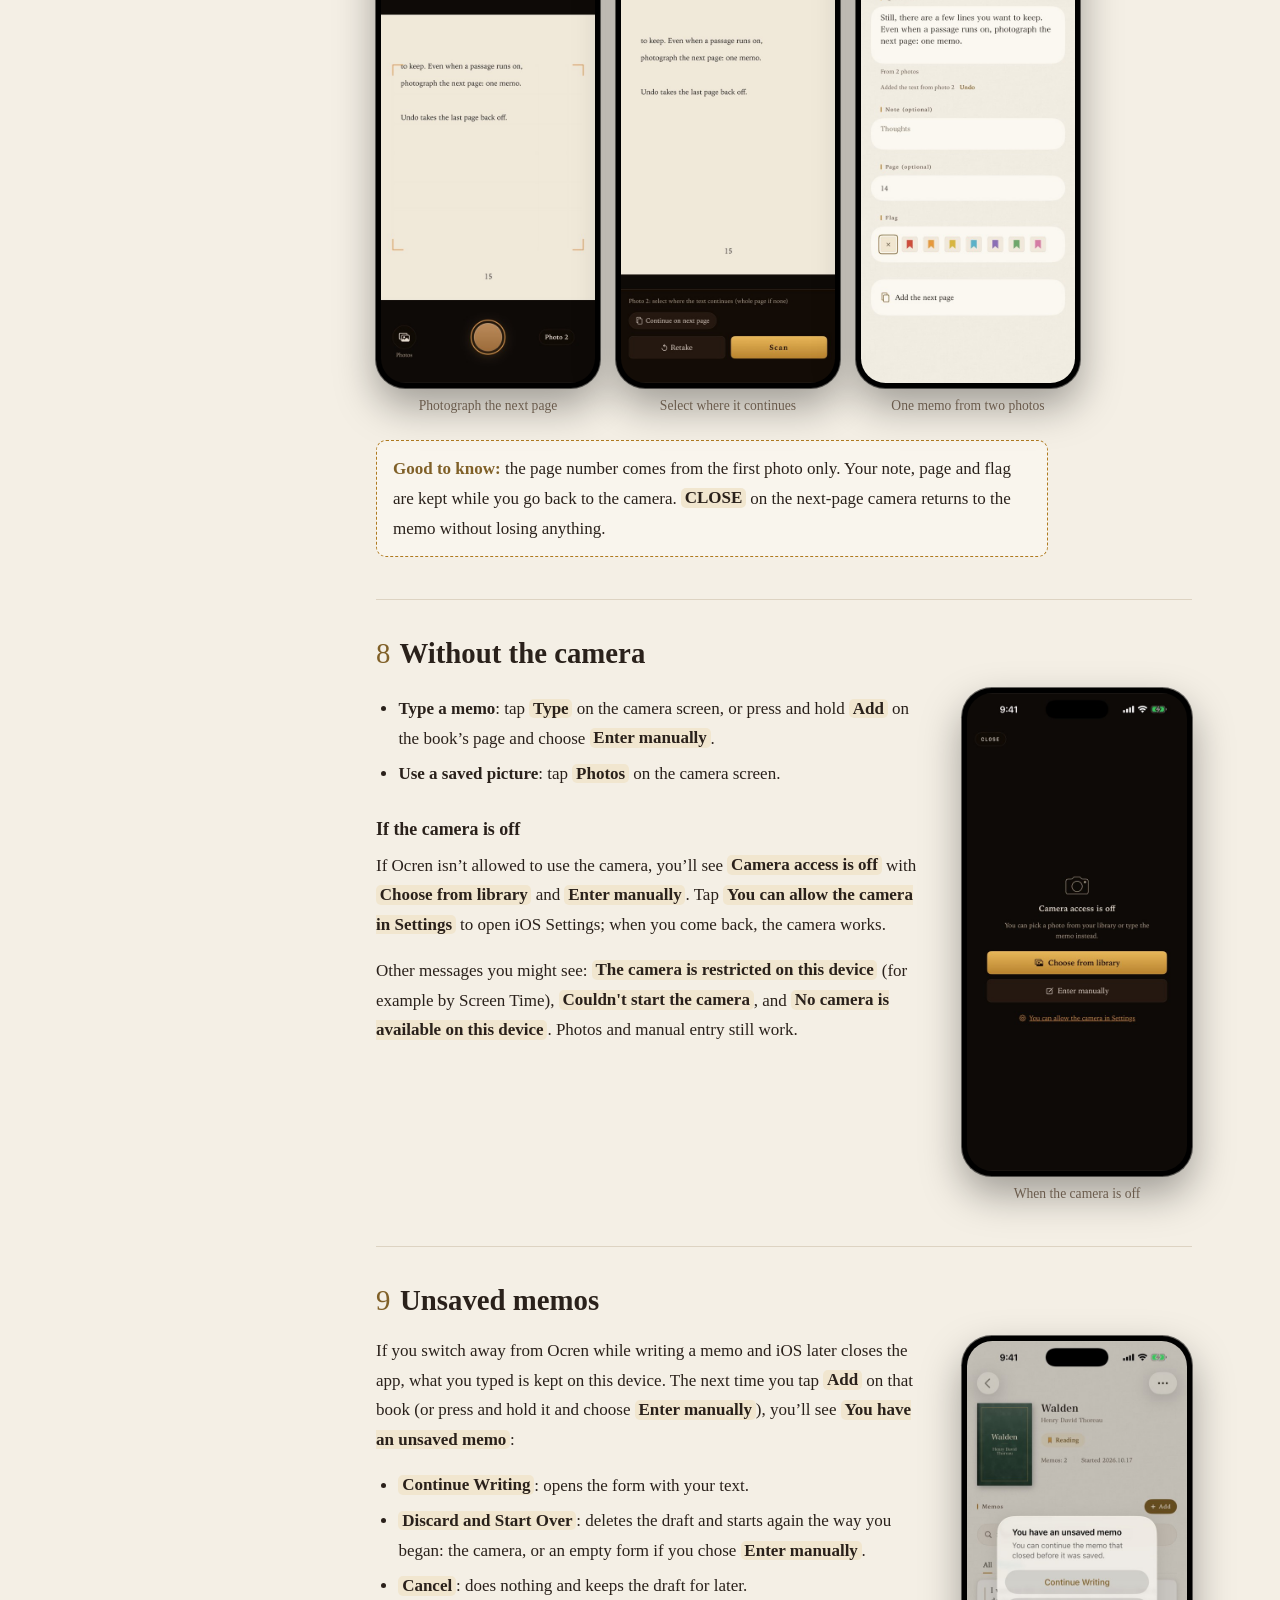
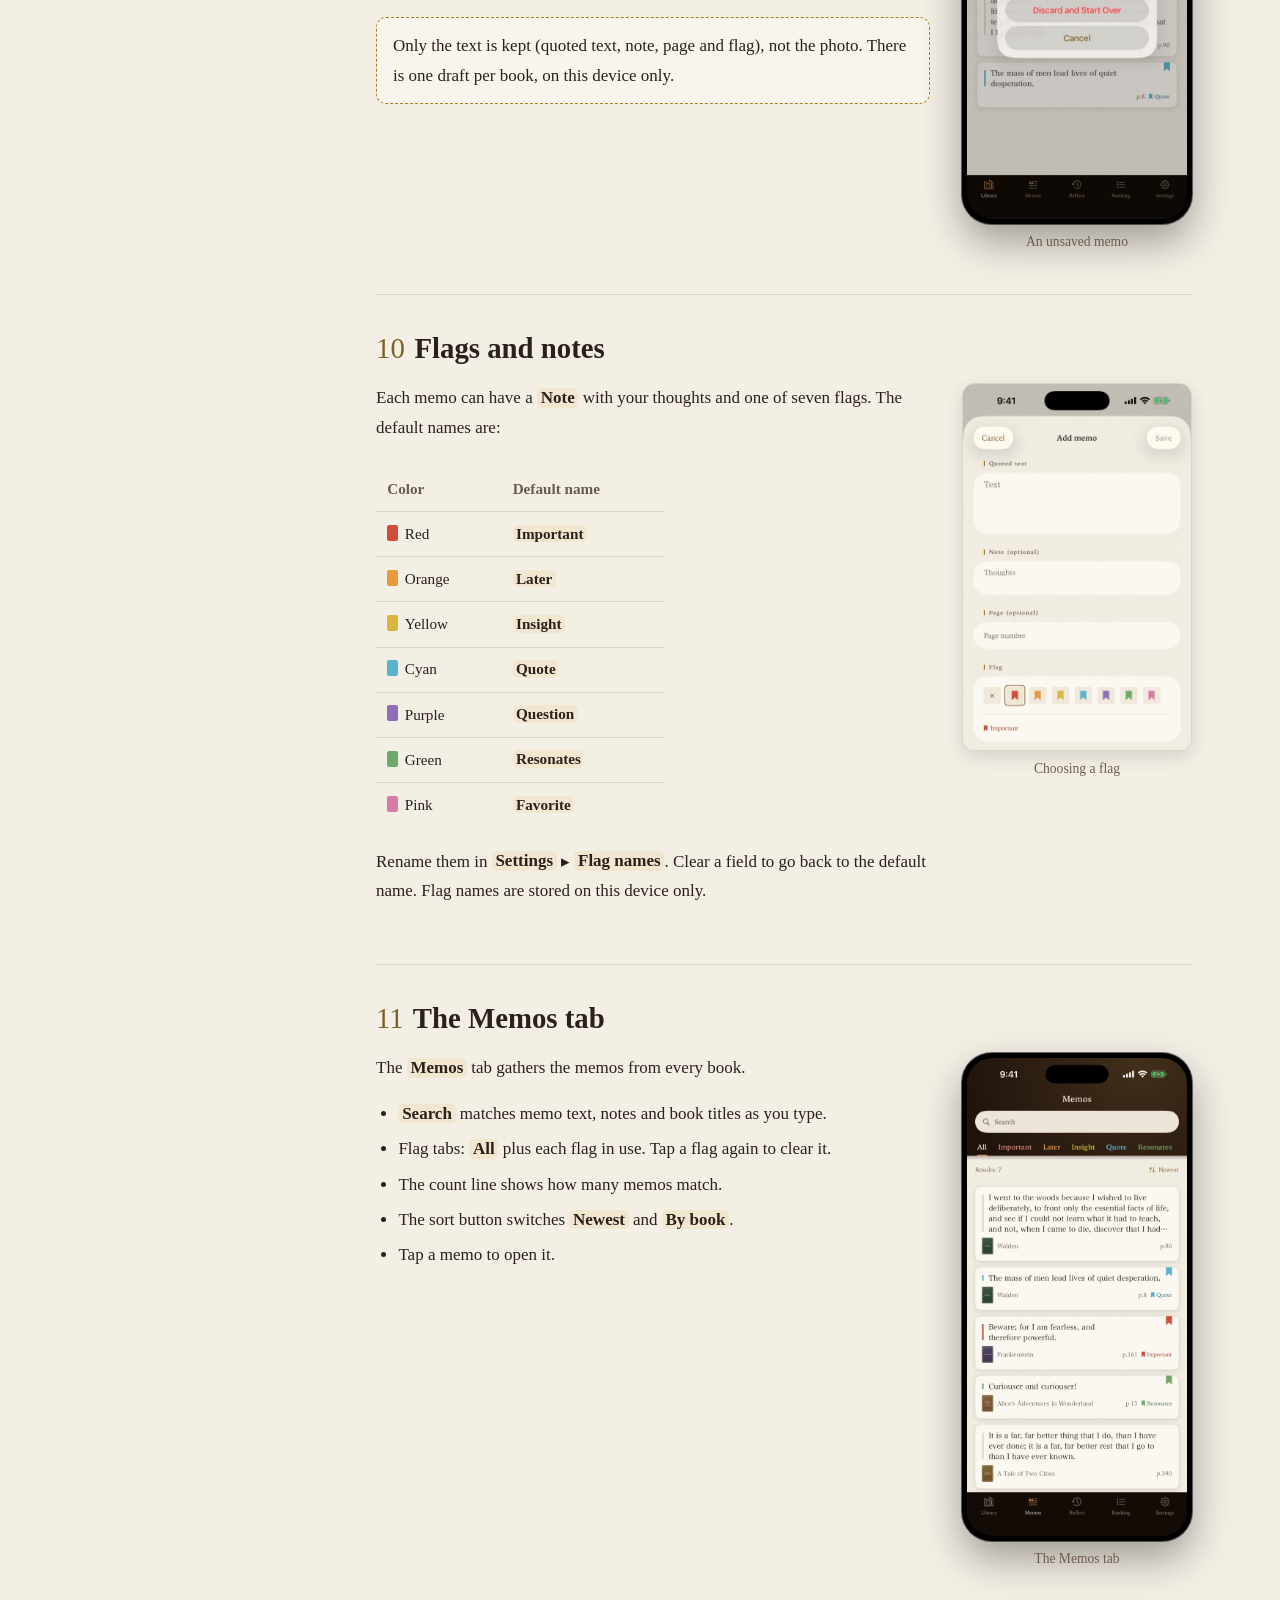
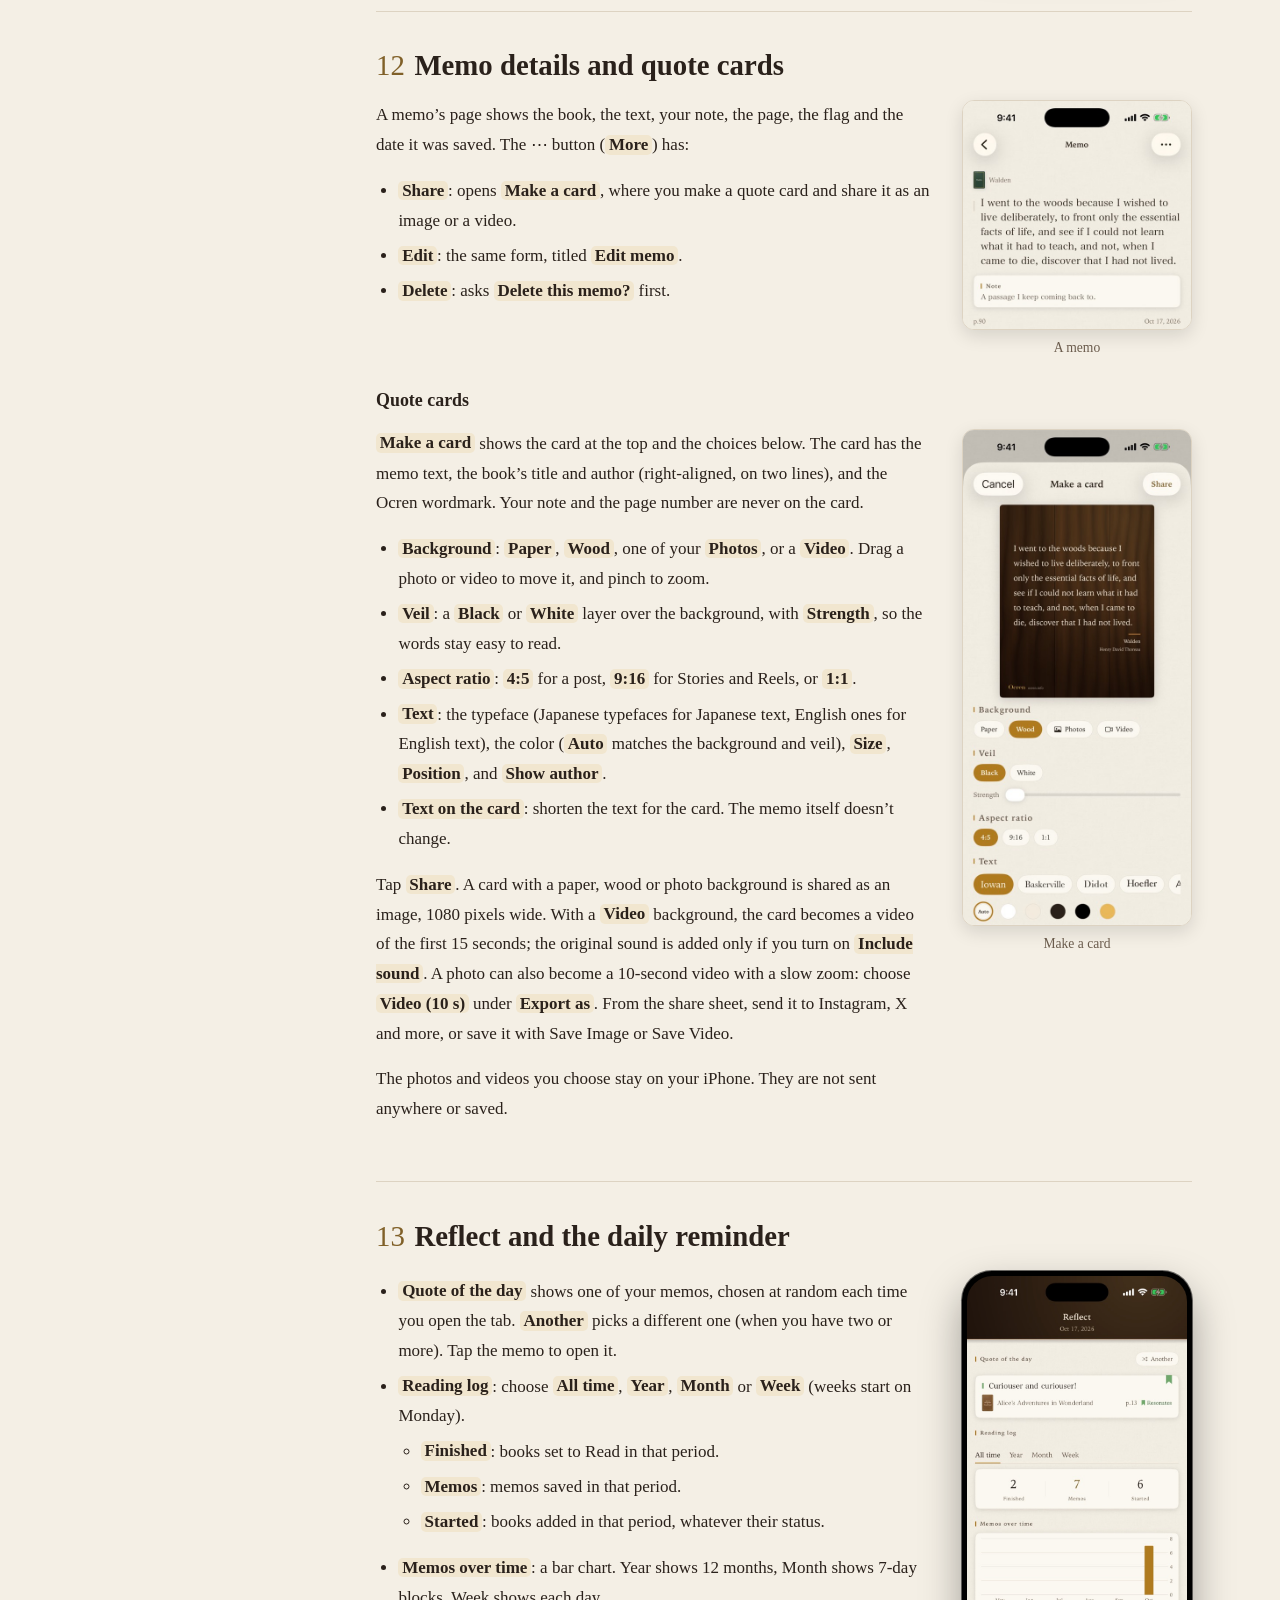
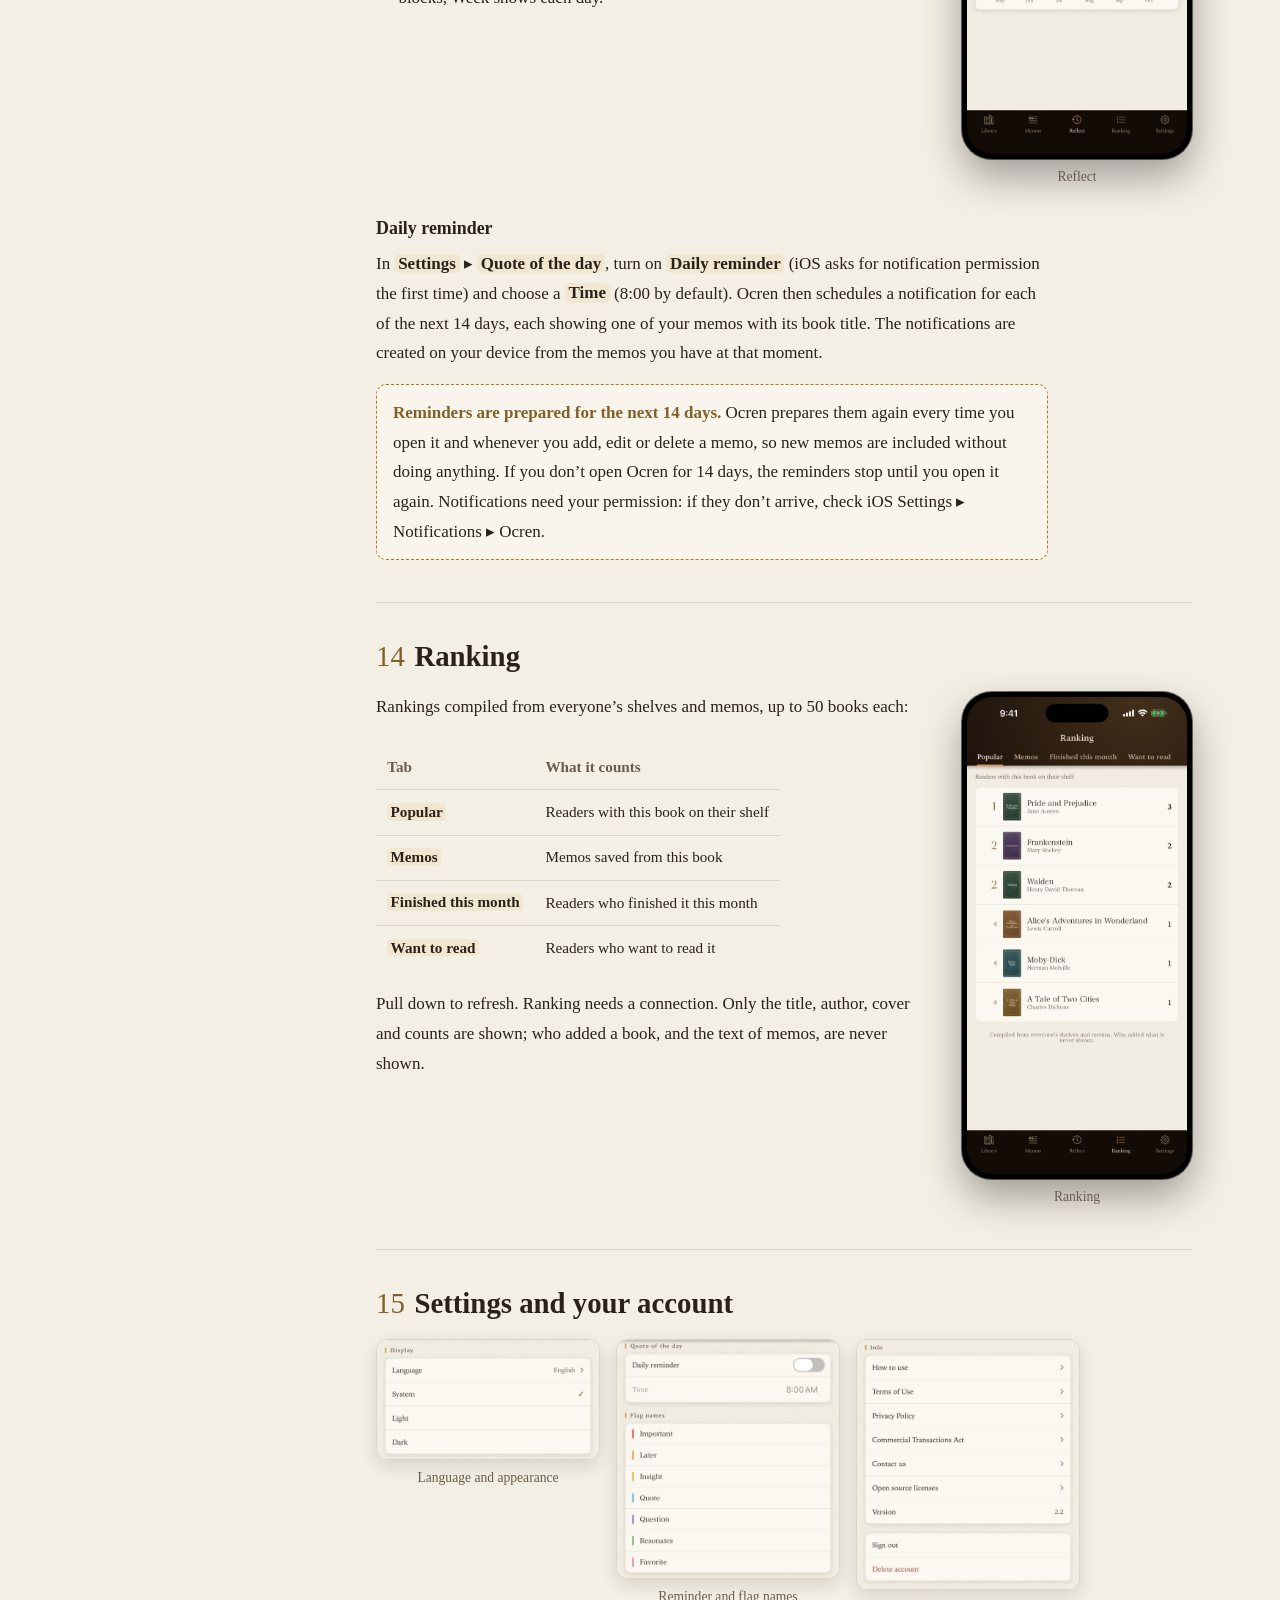
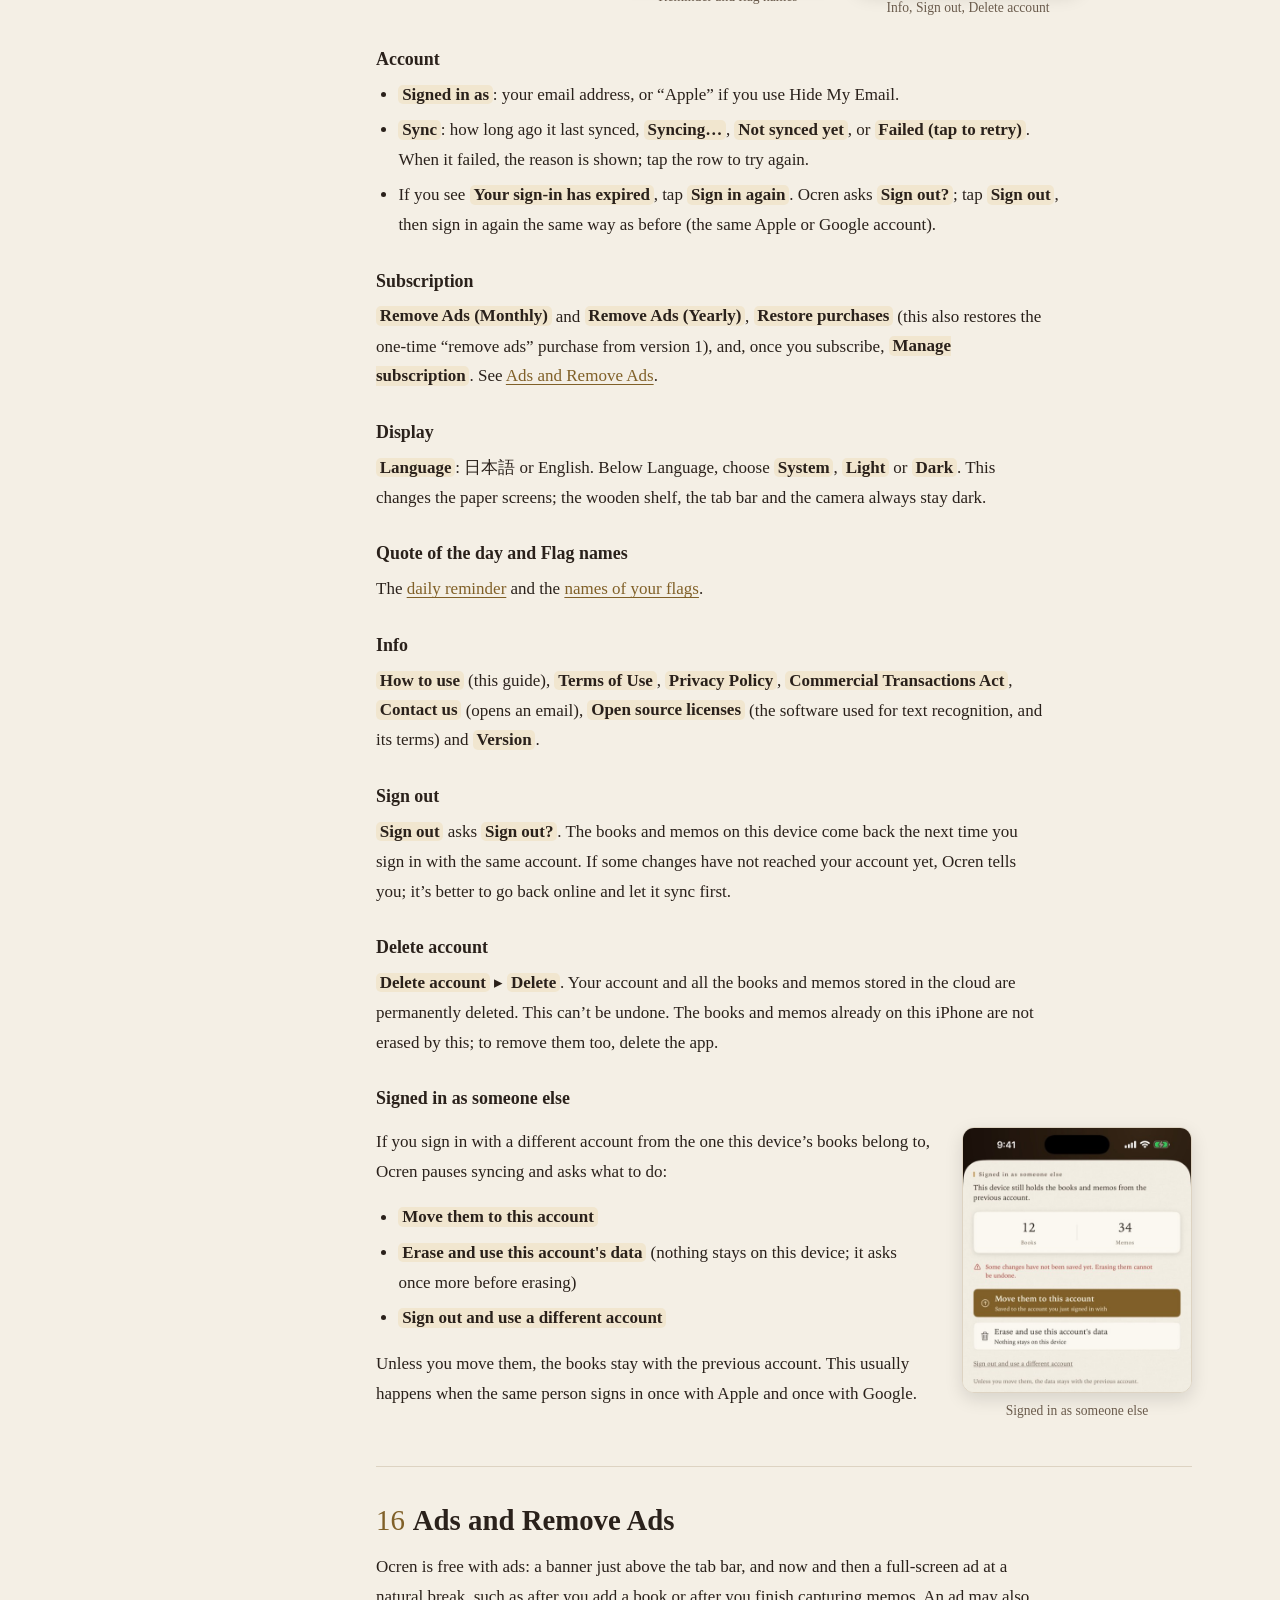
<file: guide/index.html>
<!doctype html>
<html lang="en">
<head>
<meta charset="utf-8">
<meta name="viewport" content="width=device-width, initial-scale=1">
<title>How to use Ocren — Guide</title>
<meta name="description" content="A step-by-step guide to Ocren: adding books, capturing memos from photos, memos across pages, flags and notes, Reflect, Ranking, settings, and troubleshooting.">
<link rel="canonical" href="https://ocren.info/guide/">
<link rel="alternate" hreflang="en" href="https://ocren.info/guide/">
<link rel="alternate" hreflang="ja" href="https://ocren.info/ja/guide/">
<link rel="alternate" hreflang="x-default" href="https://ocren.info/guide/">
<meta name="theme-color" content="#1F130C">
<meta property="og:type" content="website">
<meta property="og:site_name" content="Ocren">
<meta property="og:title" content="How to use Ocren — Guide">
<meta property="og:description" content="A step-by-step guide to Ocren: adding books, capturing memos from photos, memos across pages, flags and notes, Reflect, Ranking, settings, and troubleshooting.">
<meta property="og:url" content="https://ocren.info/guide/">
<meta property="og:image" content="https://ocren.info/assets/og-en.jpg">
<meta property="og:image:width" content="1200">
<meta property="og:image:height" content="630">
<meta property="og:image:alt" content="Ocren: a wooden bookshelf of books and a memo captured from a photographed page">
<meta property="og:locale" content="en_US">
<meta property="og:locale:alternate" content="ja_JP">
<meta name="twitter:card" content="summary_large_image">
<link rel="icon" href="../favicon.ico" sizes="32x32">
<link rel="icon" href="../assets/icon-192.png" type="image/png" sizes="192x192">
<link rel="apple-touch-icon" href="../apple-touch-icon.png">
<link rel="stylesheet" href="../assets/site.css">
<script type="application/ld+json">
{
 "@context": "https://schema.org",
 "@graph": [
  {
   "@type": "FAQPage",
   "@id": "https://ocren.info/guide/#faq",
   "inLanguage": "en",
   "mainEntity": [
    {
     "@type": "Question",
     "name": "Are my photos or the text uploaded anywhere?",
     "acceptedAnswer": {
      "@type": "Answer",
      "text": "No. Text recognition runs entirely on your iPhone or iPad. Photos are kept only in memory while you work and are never saved. The text you save as a memo is stored in your account so that it carries over to a new device."
     }
    },
    {
     "@type": "Question",
     "name": "Does Ocren work in airplane mode?",
     "acceptedAnswer": {
      "@type": "Answer",
      "text": "Yes. Taking photos, recognizing text, and saving, editing and searching memos all work offline. Changes sync when you’re back online. Sign-in, book search, barcode lookup, choosing a cover, Ranking and purchases need a connection."
     }
    },
    {
     "@type": "Question",
     "name": "It says “Camera access is off”.",
     "acceptedAnswer": {
      "@type": "Answer",
      "text": "Tap You can allow the camera in Settings, or turn on the camera in iOS Settings ▸ Ocren. Until then you can use Photos or Type."
     }
    },
    {
     "@type": "Question",
     "name": "How do I add a memo without the camera?",
     "acceptedAnswer": {
      "@type": "Answer",
      "text": "On the book’s page, press and hold Add and choose Enter manually. You can also tap Type on the camera screen."
     }
    },
    {
     "@type": "Question",
     "name": "Can I use e-book screenshots?",
     "acceptedAnswer": {
      "@type": "Answer",
      "text": "Yes. On the camera screen, tap Photos and choose the screenshot."
     }
    },
    {
     "@type": "Question",
     "name": "Recognition isn’t good. What can I do?",
     "acceptedAnswer": {
      "@type": "Answer",
      "text": "Photograph one page at a time in good light, and select only the passage you want. When Ocren isn’t sure, use Try again, more carefully, Select a different area or Retake, or Edit this result. The text is never auto-corrected, so you can fix it before saving. Ocren reads Japanese text (vertical or horizontal) and English text (horizontal)."
     }
    },
    {
     "@type": "Question",
     "name": "The page number is missing or wrong.",
     "acceptedAnswer": {
      "@type": "Answer",
      "text": "Type it in Page (optional). It’s read automatically from the first photo only."
     }
    },
    {
     "@type": "Question",
     "name": "The barcode isn’t found.",
     "acceptedAnswer": {
      "@type": "Answer",
      "text": "Use Search by title or Add manually. To scan a different barcode, close the scanner and open it again."
     }
    },
    {
     "@type": "Question",
     "name": "Books I add by search or barcode show “Want to read”.",
     "acceptedAnswer": {
      "@type": "Answer",
      "text": "That’s the starting status. Tap the status on the book’s page to change it to Reading or Read."
     }
    },
    {
     "@type": "Question",
     "name": "My shelf is empty on a new phone.",
     "acceptedAnswer": {
      "@type": "Answer",
      "text": "Sign in the same way as before. Sign in with Apple and Continue with Google are separate accounts. Settings ▸ Account ▸ Signed in as shows which account you’re using."
     }
    },
    {
     "@type": "Question",
     "name": "Sync says “Failed (tap to retry)” or “Your sign-in has expired”.",
     "acceptedAnswer": {
      "@type": "Answer",
      "text": "Tap the row to try again. If your sign-in has expired, tap Sign in again, confirm Sign out, and sign in again with the same Apple or Google account as before."
     }
    },
    {
     "@type": "Question",
     "name": "How do I restore or cancel my subscription?",
     "acceptedAnswer": {
      "@type": "Answer",
      "text": "Settings ▸ Subscription ▸ Restore purchases, signed in to the Apple ID you bought with. To cancel, use Manage subscription or your App Store settings."
     }
    },
    {
     "@type": "Question",
     "name": "The daily reminder doesn’t arrive.",
     "acceptedAnswer": {
      "@type": "Answer",
      "text": "Check that Daily reminder is on in Settings ▸ Quote of the day, and that notifications for Ocren are allowed in iOS Settings ▸ Notifications ▸ Ocren. Reminders are prepared for the next 14 days and prepared again whenever you open Ocren or save or delete a memo, so if you haven’t opened Ocren for a while, opening it once sets them up again. A reminder needs at least one saved memo."
     }
    },
    {
     "@type": "Question",
     "name": "Can other people see my books in Ranking?",
     "acceptedAnswer": {
      "@type": "Answer",
      "text": "Ranking shows only counts with the title, author and cover. Who added a book, and the text of memos, are never shown."
     }
    },
    {
     "@type": "Question",
     "name": "How do I delete my account?",
     "acceptedAnswer": {
      "@type": "Answer",
      "text": "Settings ▸ Delete account ▸ Delete. Your account and all books and memos on our server are permanently deleted. To also remove the copy on your iPhone, delete the app."
     }
    }
   ]
  }
 ]
}
</script>
</head>
<body>
<a class="skip" href="#main">Skip to content</a>
<header class="site-head wood">
  <div class="inner">
    <div class="head-row">
      <a class="wordmark" href="../">Ocren</a>
      <nav class="lang" aria-label="Language"><a class="en" href="./" hreflang="en" lang="en" aria-current="page">English</a><a class="ja" href="../ja/guide/" hreflang="ja" lang="ja">日本語</a></nav>
    </div>
    <nav class="primary-nav" aria-label="Main">
      <ul><li><a href="./" aria-current="page">Guide</a></li><li><a href="../privacy/">Privacy</a></li><li><a href="../terms/">Terms</a></li><li><a href="../legal/">Legal</a></li><li><a href="../#contact">Contact</a></li><li class="store-item"><a href="https://apps.apple.com/app/id6767999443">App Store</a></li></ul>
    </nav>
  </div>
</header>
<main id="main">
<div class="guide-head">
  <p class="heading-label">Guide</p>
  <h1>How to use Ocren</h1>
  <p class="intro">A step-by-step guide to Ocren 2.2 for iPhone and iPad. Buttons are named as they appear when the app is set to English, like <span class="ui nw">Add</span>. The pictures are from an iPhone; the iPad works the same way.</p>
</div>
<div class="guide-layout">
<nav class="toc" aria-label="Contents">
  <details open><summary>Contents</summary><ol><li><a href="#getting-started">Getting started</a></li><li><a href="#library">The Library</a></li><li><a href="#add-book">Adding a book</a></li><li><a href="#book">A book’s page</a></li><li><a href="#capture">Capturing a memo</a></li><li><a href="#same-photo">Several memos from one photo</a></li><li><a href="#next-page">A passage across pages</a></li><li><a href="#no-camera">Without the camera</a></li><li><a href="#drafts">Unsaved memos</a></li><li><a href="#flags">Flags and notes</a></li><li><a href="#memos">The Memos tab</a></li><li><a href="#share">Memo details and quote cards</a></li><li><a href="#reflect">Reflect and the daily reminder</a></li><li><a href="#ranking">Ranking</a></li><li><a href="#settings">Settings and your account</a></li><li><a href="#ads">Ads and Remove Ads</a></li><li><a href="#privacy-offline">Privacy and offline use</a></li><li><a href="#faq">FAQ and troubleshooting</a></li><li><a href="#contact">Contact</a></li></ol></details>
</nav>
<article class="guide">

<section id="getting-started" aria-labelledby="getting-started-h"><h2 id="getting-started-h"><span class="no">1</span> Getting started</h2>
  <h3>Choose your language</h3>
  <div class="step-row with-fig">
    <div>
      <p>The very first screen asks for your language: <span class="ui nw" lang="ja">日本語</span> or <span class="ui nw">English</span>. Tap one and the whole app switches at once.</p>
      <p>You can change it later from the globe link on the welcome and sign-in screens, or in <span class="ui nw">Settings</span> ▸ <span class="ui nw">Display</span> ▸ <span class="ui nw">Language</span>.</p>
      <h3>Sign in</h3>
      <p>Ocren uses an account so that your books and memos are saved and carry over to a new device. After the welcome screen, tap <span class="ui nw">Start</span> and choose:</p>
      <ul>
        <li><span class="ui">Sign in with Apple</span>, or</li>
        <li><span class="ui">Continue with Google</span>, which opens a browser sign-in and then returns to the app.</li>
      </ul>
      <div class="tip"><p><strong>Use the same account every time.</strong> Sign in with Apple and Continue with Google are separate accounts. If you chose Apple’s “Hide My Email”, Settings shows “Apple” instead of an address.</p></div>
    </div>
    <figure><div class="phone"><img src="../img/en/language.jpg" width="520" height="1130" alt="The language screen with two choices: 日本語 and English" loading="lazy" decoding="async"></div><figcaption>The first screen</figcaption></figure>
  </div>
  <div class="figs three">
    <figure><div class="phone"><img src="../img/en/welcome.jpg" width="520" height="1130" alt="The welcome screen: a sample page with one line framed, and short notes on From a photo, Memos, Reflect and Account, with Start" loading="lazy" decoding="async"></div><figcaption>Welcome</figcaption></figure>
    <figure><div class="phone"><img src="../img/en/signin.jpg" width="520" height="1130" alt="The sign-in screen: Sign in with Apple and Continue with Google" loading="lazy" decoding="async"></div><figcaption>Sign in</figcaption></figure>
    <figure><div class="phone"><img src="../img/en/tour.jpg" width="520" height="1130" alt="The last page of the tour, We use the camera, with a note that photos and text are not sent anywhere" loading="lazy" decoding="async"></div><figcaption>The camera page of the tour</figcaption></figure>
  </div>
  <h3>The short tour and camera permission</h3>
  <p>After your first sign-in, four cards introduce <span class="ui nw">Add book</span>, <span class="ui nw">From a photo</span>, <span class="ui nw">Memos</span> and <span class="ui nw">Reflect</span>. Use <span class="ui nw">Next</span>, or <span class="ui nw">Skip</span> to leave the tour. If you skip it, iOS asks for camera permission the first time you tap <span class="ui nw">Add</span> on a book. The last page, <span class="ui">We use the camera</span>, explains that recognition happens entirely on your device. Tap <span class="ui nw">Continue</span> and iOS asks for permission to use the camera. Whatever you answer, the app moves on, and you can change it later in iOS Settings.</p>
  <h3>Coming from version 1</h3>
  <p>If you used Ocren 1.x, version 2 brings your earlier books and memos over once, on first launch, and saves them to your new account.</p>
</section>

<section id="library" aria-labelledby="library-h"><h2 id="library-h"><span class="no">2</span> The Library</h2>
  <div class="step-row with-fig">
    <div>
      <p>The <span class="ui nw">Library</span> tab is your wooden bookshelf. Covers stand on the shelves. A book without a cover image gets a cloth cover printed with its title and author.</p>
      <h3>Reading status at a glance</h3>
      <p>Each cover carries a mark. The shapes differ, so you don’t have to rely on color:</p>
      <ul>
        <li><strong>Reading</strong>: an amber bookmark ribbon hanging from the top of the cover.</li>
        <li><strong>Read</strong>: a round seal with a check mark at the bottom right.</li>
        <li><strong>Want to read</strong>: a small paper slip peeking out above the cover.</li>
      </ul>
      <h3>Filter, sort and search</h3>
      <ul>
        <li>The tabs under the wordmark, <span class="ui nw">All</span>, <span class="ui nw">Reading</span>, <span class="ui nw">Read</span> and <span class="ui nw">Want to read</span>, filter the shelf. Each one shows its mark, so the tabs double as a legend.</li>
        <li>The arrows button switches the order between <span class="ui nw">By date</span> (newest added first) and <span class="ui nw">By title</span>.</li>
        <li>The list button switches to record view: numbered index cards with title, author, status and the number of memos. The grid button switches back to the shelf.</li>
        <li>The magnifier at the top right opens <span class="ui">Search by title or author</span>. Tap × to close it.</li>
      </ul>
    </div>
    <figure><div class="phone"><img src="../img/en/library.jpg" width="600" height="1303" alt="The Library: covers on a wooden shelf with status marks, filter tabs, and the + button" loading="lazy" decoding="async"></div><figcaption>The shelf</figcaption></figure>
  </div>
  <div class="tip"><p><strong>Tip:</strong> tapping the tab you are already on takes you back to its top screen.</p></div>
</section>

<section id="add-book" aria-labelledby="add-book-h"><h2 id="add-book-h"><span class="no">3</span> Adding a book</h2>
  <p>On the Library, tap the amber <strong>+</strong> button at the bottom right (<span class="ui nw">Add book</span>) and choose one of three ways.</p>
  <h3>Search by title</h3>
  <p>Type a title or author in <span class="ui">Search by title or author</span> and press return. Tap a result to add the book with its cover. This needs an internet connection; if the search service can’t be reached you’ll see <span class="ui">Search failed</span> with <span class="ui nw">Try again</span>.</p>
  <h3>Scan barcode</h3>
  <p>Point the camera at the ISBN barcode on the back of the book. It is read automatically, looked up (<span class="ui nw">Searching…</span>), and added with its cover when there is one. If nothing matches, you’ll see “No book found for this ISBN”. To try another barcode, tap <span class="ui nw">Close</span> and open <span class="ui nw">Scan barcode</span> again. Scanning needs a connection and a device that supports Live Text; otherwise you’ll see <span class="ui">Can't scan on this device</span>.</p>
  <div class="step-row with-fig">
    <div>
      <h3>Add manually</h3>
      <p>Enter a <span class="ui nw">Title</span> (required) and an <span class="ui nw">Author</span>, choose a <span class="ui nw">Status</span>, and if you like write a <span class="ui">Note (optional)</span> about the book. Tap <span class="ui nw">Save</span>. You can add a cover later with <span class="ui nw">Choose cover</span>.</p>
      <div class="tip"><p><strong>Starting status:</strong> books added by search or barcode start as <span class="ui nw">Want to read</span>; books added manually start as <span class="ui nw">Reading</span>. You can change it any time on the book’s page.</p></div>
    </div>
    <figure><div class="shot"><img src="../img/en/addbook.jpg" width="520" height="618" alt="The Add book form: Title, Author, Status with Want to read, Reading and Read, and Note" loading="lazy" decoding="async"></div><figcaption>Add manually</figcaption></figure>
  </div>
</section>

<section id="book" aria-labelledby="book-h"><h2 id="book-h"><span class="no">4</span> A book’s page</h2>
  <div class="step-row with-fig">
    <div>
      <p>Tap a book on the shelf to open its page.</p>
      <ul>
        <li><strong>Status</strong>: the pill under the title shows <span class="ui nw">Reading</span>, <span class="ui nw">Read</span> or <span class="ui nw">Want to read</span>. Tap it to change.</li>
        <li>Below it: the number of memos, and <span class="ui nw">Started</span>, the date you added the book.</li>
        <li>Setting a book to <span class="ui nw">Read</span> records the date you finished it. Reflect and Ranking count it from that date.</li>
        <li>The ⋯ button (<span class="ui nw">More</span>) has <span class="ui nw">Edit book</span>, <span class="ui nw">Choose cover</span> (searches covers for this title and author; needs a connection) and <span class="ui nw">Delete book</span>, which deletes the book and all its memos.</li>
        <li>Under <span class="ui nw">Memos</span>: the <span class="ui nw">Add</span> button, <span class="ui">Search in this book</span> (searches memo text and notes), and flag tabs showing only the flags used in this book. Tap a flag again to clear the filter.</li>
      </ul>
    </div>
    <figure><div class="phone"><img src="../img/en/book.jpg" width="600" height="1303" alt="A book’s page: cover, Reading status, Memos count, Started date, the Add button, a search field and two memos" loading="lazy" decoding="async"></div><figcaption>A book’s page</figcaption></figure>
  </div>
</section>

<section id="capture" aria-labelledby="capture-h"><h2 id="capture-h"><span class="no">5</span> Capturing a memo</h2>
  <p>This is the heart of Ocren: photograph a page, select the lines, and keep them as a memo.</p>
  <div class="step-row with-fig">
    <div>
      <h3>1. Open the camera</h3>
      <p>On the book’s page, tap <span class="ui nw">Add</span>. The camera opens right away.</p>
      <ul>
        <li><span class="ui nw">SILENT</span> at the top right: the camera takes a frame from the video feed, so there is no shutter sound.</li>
        <li><span class="ui nw">Photos</span> (next to the shutter) picks an image from your photo library, for example an e-book screenshot.</li>
        <li><span class="ui nw">Type</span> opens an empty memo form to enter text by hand.</li>
        <li><span class="ui nw">CLOSE</span> leaves the camera.</li>
      </ul>
    </div>
    <figure><div class="phone"><img src="../img/en/camera.jpg" width="520" height="1130" alt="The camera: a page in the viewfinder, CLOSE and SILENT at the top, Photos and Type next to the shutter" loading="lazy" decoding="async"></div><figcaption>The camera</figcaption></figure>
  </div>
  <div class="step-row with-fig">
    <div>
      <h3>2. Select the lines</h3>
      <p>On <span class="ui nw">From a photo</span>, drag a rectangle over the lines you want to keep. If you select nothing, the whole page is read (<span class="ui">Drag to select an area (whole page if none)</span>). <span class="ui nw">Retake</span> goes back to the camera, or to your photo library if the picture came from there.</p>
      <h3>3. Tap Scan</h3>
      <p>Tap <span class="ui nw">Scan</span>. Recognition runs on your device. When it reads well, the memo form opens with the text filled in. The page number printed on the page is picked up too.</p>
    </div>
    <figure><div class="phone"><img src="../img/en/capture.jpg" width="600" height="1303" alt="The selection screen with three lines framed, and Continue on next page, Retake and Scan" loading="lazy" decoding="async"></div><figcaption>Select and scan</figcaption></figure>
  </div>
  <div class="step-row with-fig">
    <div>
      <h3>4. If Ocren isn’t sure</h3>
      <p>When Ocren reads something but isn’t confident, <span class="ui">Check the result</span> appears. The result is never thrown away. Choose:</p>
      <ul>
        <li><span class="ui">Try again, more carefully</span>: reads again at higher resolution (slower).</li>
        <li><span class="ui">Select a different area</span></li>
        <li><span class="ui nw">Retake</span></li>
        <li><span class="ui">Edit this result</span>: keep it and fix it yourself.</li>
      </ul>
      <p>It may also say why, for example “This looks like a two-page spread. One page at a time reads better”, or “Ruby text and running heads were left out of the body text”.</p>
      <p>If no text is found at all, you’ll see <span class="ui">Nothing to read</span>: select a different area, or take the photo somewhere brighter.</p>
    </div>
    <figure><div class="phone"><img src="../img/en/review.jpg" width="520" height="1130" alt="Check the result: the text read, with Try again more carefully, Select a different area, Retake and Edit this result" loading="lazy" decoding="async"></div><figcaption>Check the result</figcaption></figure>
  </div>
  <div class="step-row with-fig">
    <div>
      <h3>5. Check the memo and save</h3>
      <div class="table-wrap"><table>
        <thead><tr><th scope="col">Field</th><th scope="col">What it is</th></tr></thead>
        <tbody>
          <tr><td><span class="ui nw">Quoted text</span></td><td>The text that was read. Required. Ocren never auto-corrects it; edit it if you want to.</td></tr>
          <tr><td><span class="ui">Note (optional)</span></td><td>Your thoughts.</td></tr>
          <tr><td><span class="ui">Page (optional)</span></td><td>Filled in automatically when the page number is found in the photo.</td></tr>
          <tr><td><span class="ui nw">Flag</span></td><td>None (✕), or one of seven colors. See <a href="#flags">Flags and notes</a>.</td></tr>
        </tbody>
      </table></div>
      <p>Tap <span class="ui nw">Save</span> to return to the book. In the form opened from the camera, if you have changed anything and tap <span class="ui nw">Cancel</span>, Ocren asks <span class="ui">Discard this memo?</span> with <span class="ui nw">Discard</span> and <span class="ui nw">Keep Editing</span>. A memo made from two or more photos always asks.</p>
    </div>
    <figure><div class="phone"><img src="../img/en/form.jpg" width="520" height="1130" alt="The Add memo form with Quoted text, Note, Page 14, Flag, and the rows Save then select another area and Add the next page" loading="lazy" decoding="async"></div><figcaption>The memo form</figcaption></figure>
  </div>
  <div class="tip">
    <p><strong>For good results:</strong></p>
    <ul>
      <li>Photograph one page at a time, in good light.</li>
      <li>Select just the passage you want.</li>
      <li>Ocren reads Japanese text (vertical or horizontal) and English text (horizontal).</li>
    </ul>
  </div>
</section>

<section id="same-photo" aria-labelledby="same-photo-h"><h2 id="same-photo-h"><span class="no">6</span> Several memos from one photo</h2>
  <div class="step-row with-fig">
    <div>
      <ol>
        <li>In the memo form, tap <span class="ui">Save, then select another area</span>. The memo is saved and you are back on the same photo.</li>
        <li>Saved areas are marked with a dotted frame and a ✓, and the hint reads <span class="ui">Now select another area (whole page if none)</span>.</li>
        <li>Select the next area and tap <span class="ui nw">Scan</span>. The next memo gets the same page number as the first one from this photo.</li>
        <li>When you’re done, tap <span class="ui nw">Close</span>.</li>
      </ol>
    </div>
    <figure><div class="phone"><img src="../img/en/saved.jpg" width="520" height="1130" alt="The same photo after saving two memos: dotted frames with check marks over the saved lines" loading="lazy" decoding="async"></div><figcaption>Saved areas are marked ✓</figcaption></figure>
  </div>
</section>

<section id="next-page" aria-labelledby="next-page-h"><h2 id="next-page-h"><span class="no">7</span> A passage across pages</h2>
  <p>When a passage runs onto the next page, you can keep it as one memo.</p>
  <ol>
    <li>On the selection screen, select the lines on this page, then tap <span class="ui">Continue on next page</span>: Ocren reads them first, then opens the camera. Or, in the memo form, tap <span class="ui">Add the next page</span>; what you have typed is kept. If Ocren isn’t sure about this page, the last choice on <span class="ui">Check the result</span> reads <span class="ui">Use this and continue</span>.</li>
    <li>The camera opens for the next page. The chip at the bottom right shows <span class="ui nw">Photo 2</span>. <span class="ui nw">Photos</span> is still there if the page is a picture.</li>
    <li>Select where the text continues (“Photo 2: select where the text continues”) and tap <span class="ui nw">Scan</span>.</li>
    <li>The text is joined onto the end of the quoted text, without an extra line break. The form shows <span class="ui">From 2 photos</span> and “Added the text from photo 2” with <span class="ui nw">Undo</span>, which takes the last page back off.</li>
    <li>Repeat for more pages, then tap <span class="ui nw">Save</span>. It is saved as one memo.</li>
  </ol>
  <div class="figs three">
    <figure><div class="phone"><img src="../img/en/contcamera.jpg" width="520" height="1130" alt="The camera for the next page, with the Photo 2 chip next to the shutter" loading="lazy" decoding="async"></div><figcaption>Photograph the next page</figcaption></figure>
    <figure><div class="phone"><img src="../img/en/contcrop.jpg" width="520" height="1130" alt="The selection screen for photo 2 with the hint Photo 2: select where the text continues" loading="lazy" decoding="async"></div><figcaption>Select where it continues</figcaption></figure>
    <figure><div class="phone"><img src="../img/en/pages.jpg" width="520" height="1130" alt="The memo form showing From 2 photos, Added the text from photo 2, and Undo" loading="lazy" decoding="async"></div><figcaption>One memo from two photos</figcaption></figure>
  </div>
  <div class="tip"><p><strong>Good to know:</strong> the page number comes from the first photo only. Your note, page and flag are kept while you go back to the camera. <span class="ui nw">CLOSE</span> on the next-page camera returns to the memo without losing anything.</p></div>
</section>

<section id="no-camera" aria-labelledby="no-camera-h"><h2 id="no-camera-h"><span class="no">8</span> Without the camera</h2>
  <div class="step-row with-fig">
    <div>
      <ul>
        <li><strong>Type a memo</strong>: tap <span class="ui nw">Type</span> on the camera screen, or press and hold <span class="ui nw">Add</span> on the book’s page and choose <span class="ui">Enter manually</span>.</li>
        <li><strong>Use a saved picture</strong>: tap <span class="ui nw">Photos</span> on the camera screen.</li>
      </ul>
      <h3>If the camera is off</h3>
      <p>If Ocren isn’t allowed to use the camera, you’ll see <span class="ui">Camera access is off</span> with <span class="ui">Choose from library</span> and <span class="ui">Enter manually</span>. Tap <span class="ui">You can allow the camera in Settings</span> to open iOS Settings; when you come back, the camera works.</p>
      <p>Other messages you might see: <span class="ui">The camera is restricted on this device</span> (for example by Screen Time), <span class="ui">Couldn't start the camera</span>, and <span class="ui">No camera is available on this device</span>. Photos and manual entry still work.</p>
    </div>
    <figure><div class="phone"><img src="../img/en/denied.jpg" width="520" height="1130" alt="Camera access is off, with Choose from library, Enter manually and a link to Settings" loading="lazy" decoding="async"></div><figcaption>When the camera is off</figcaption></figure>
  </div>
</section>

<section id="drafts" aria-labelledby="drafts-h"><h2 id="drafts-h"><span class="no">9</span> Unsaved memos</h2>
  <div class="step-row with-fig">
    <div>
      <p>If you switch away from Ocren while writing a memo and iOS later closes the app, what you typed is kept on this device. The next time you tap <span class="ui nw">Add</span> on that book (or press and hold it and choose <span class="ui">Enter manually</span>), you’ll see <span class="ui">You have an unsaved memo</span>:</p>
      <ul>
        <li><span class="ui">Continue Writing</span>: opens the form with your text.</li>
        <li><span class="ui">Discard and Start Over</span>: deletes the draft and starts again the way you began: the camera, or an empty form if you chose <span class="ui">Enter manually</span>.</li>
        <li><span class="ui nw">Cancel</span>: does nothing and keeps the draft for later.</li>
      </ul>
      <div class="tip"><p>Only the text is kept (quoted text, note, page and flag), not the photo. There is one draft per book, on this device only.</p></div>
    </div>
    <figure><div class="phone"><img src="../img/en/draft.jpg" width="520" height="1130" alt="A book’s page with the alert You have an unsaved memo: Continue Writing, Discard and Start Over, Cancel" loading="lazy" decoding="async"></div><figcaption>An unsaved memo</figcaption></figure>
  </div>
</section>

<section id="flags" aria-labelledby="flags-h"><h2 id="flags-h"><span class="no">10</span> Flags and notes</h2>
  <div class="step-row with-fig">
    <div>
      <p>Each memo can have a <span class="ui nw">Note</span> with your thoughts and one of seven flags. The default names are:</p>
      <div class="table-wrap"><table>
        <thead><tr><th scope="col">Color</th><th scope="col">Default name</th></tr></thead>
        <tbody><tr><td><span class="flag" style="background:#D14D3B" aria-hidden="true"></span>Red</td><td><span class="ui nw">Important</span></td></tr><tr><td><span class="flag" style="background:#E69A3D" aria-hidden="true"></span>Orange</td><td><span class="ui nw">Later</span></td></tr><tr><td><span class="flag" style="background:#D9B73E" aria-hidden="true"></span>Yellow</td><td><span class="ui nw">Insight</span></td></tr><tr><td><span class="flag" style="background:#5BB3C9" aria-hidden="true"></span>Cyan</td><td><span class="ui nw">Quote</span></td></tr><tr><td><span class="flag" style="background:#8C6FB7" aria-hidden="true"></span>Purple</td><td><span class="ui nw">Question</span></td></tr><tr><td><span class="flag" style="background:#6FA86A" aria-hidden="true"></span>Green</td><td><span class="ui nw">Resonates</span></td></tr><tr><td><span class="flag" style="background:#D67BA5" aria-hidden="true"></span>Pink</td><td><span class="ui nw">Favorite</span></td></tr></tbody>
      </table></div>
      <p>Rename them in <span class="ui nw">Settings</span> ▸ <span class="ui nw">Flag names</span>. Clear a field to go back to the default name. Flag names are stored on this device only.</p>
    </div>
    <figure><div class="shot"><img src="../img/en/memoflag.jpg" width="520" height="835" alt="The memo form with the red flag selected and its name, Important, shown under the row" loading="lazy" decoding="async"></div><figcaption>Choosing a flag</figcaption></figure>
  </div>
</section>

<section id="memos" aria-labelledby="memos-h"><h2 id="memos-h"><span class="no">11</span> The Memos tab</h2>
  <div class="step-row with-fig">
    <div>
      <p>The <span class="ui nw">Memos</span> tab gathers the memos from every book.</p>
      <ul>
        <li><span class="ui nw">Search</span> matches memo text, notes and book titles as you type.</li>
        <li>Flag tabs: <span class="ui nw">All</span> plus each flag in use. Tap a flag again to clear it.</li>
        <li>The count line shows how many memos match.</li>
        <li>The sort button switches <span class="ui nw">Newest</span> and <span class="ui nw">By book</span>.</li>
        <li>Tap a memo to open it.</li>
      </ul>
    </div>
    <figure><div class="phone"><img src="../img/en/memos.jpg" width="600" height="1303" alt="The Memos tab: a search field, flag tabs, Results: 7, Newest, and memo cards with book titles" loading="lazy" decoding="async"></div><figcaption>The Memos tab</figcaption></figure>
  </div>
</section>

<section id="share" aria-labelledby="share-h"><h2 id="share-h"><span class="no">12</span> Memo details and quote cards</h2>
  <div class="step-row with-fig">
    <div>
      <p>A memo’s page shows the book, the text, your note, the page, the flag and the date it was saved. The ⋯ button (<span class="ui nw">More</span>) has:</p>
      <ul>
        <li><span class="ui nw">Share</span>: opens <span class="ui nw">Make a card</span>, where you make a quote card and share it as an image or a video.</li>
        <li><span class="ui nw">Edit</span>: the same form, titled <span class="ui nw">Edit memo</span>.</li>
        <li><span class="ui nw">Delete</span>: asks <span class="ui">Delete this memo?</span> first.</li>
      </ul>
    </div>
    <figure><div class="shot"><img src="../img/en/memo.jpg" width="520" height="520" alt="A memo’s page: the book title, the passage, a Note card, p.90 and the date" loading="lazy" decoding="async"></div><figcaption>A memo</figcaption></figure>
  </div>
  <h3>Quote cards</h3>
  <div class="step-row with-fig">
    <div>
      <p><span class="ui nw">Make a card</span> shows the card at the top and the choices below. The card has the memo text, the book’s title and author (right-aligned, on two lines), and the Ocren wordmark. Your note and the page number are never on the card.</p>
      <ul>
        <li><span class="ui nw">Background</span>: <span class="ui nw">Paper</span>, <span class="ui nw">Wood</span>, one of your <span class="ui nw">Photos</span>, or a <span class="ui nw">Video</span>. Drag a photo or video to move it, and pinch to zoom.</li>
        <li><span class="ui nw">Veil</span>: a <span class="ui nw">Black</span> or <span class="ui nw">White</span> layer over the background, with <span class="ui nw">Strength</span>, so the words stay easy to read.</li>
        <li><span class="ui nw">Aspect ratio</span>: <span class="ui nw">4:5</span> for a post, <span class="ui nw">9:16</span> for Stories and Reels, or <span class="ui nw">1:1</span>.</li>
        <li><span class="ui nw">Text</span>: the typeface (Japanese typefaces for Japanese text, English ones for English text), the color (<span class="ui nw">Auto</span> matches the background and veil), <span class="ui nw">Size</span>, <span class="ui nw">Position</span>, and <span class="ui nw">Show author</span>.</li>
        <li><span class="ui">Text on the card</span>: shorten the text for the card. The memo itself doesn’t change.</li>
      </ul>
      <p>Tap <span class="ui nw">Share</span>. A card with a paper, wood or photo background is shared as an image, 1080 pixels wide. With a <span class="ui nw">Video</span> background, the card becomes a video of the first 15 seconds; the original sound is added only if you turn on <span class="ui">Include sound</span>. A photo can also become a 10-second video with a slow zoom: choose <span class="ui nw">Video (10 s)</span> under <span class="ui nw">Export as</span>. From the share sheet, send it to Instagram, X and more, or save it with Save Image or Save Video.</p>
      <p>The photos and videos you choose stay on your iPhone. They are not sent anywhere or saved.</p>
    </div>
    <figure><div class="shot"><img src="../img/en/cardeditor.jpg" width="520" height="1130" alt="Make a card: a quote from Walden on a wooden background, with Background, Veil, Aspect ratio and Text below" loading="lazy" decoding="async"></div><figcaption>Make a card</figcaption></figure>
  </div>
</section>

<section id="reflect" aria-labelledby="reflect-h"><h2 id="reflect-h"><span class="no">13</span> Reflect and the daily reminder</h2>
  <div class="step-row with-fig">
    <div>
      <ul>
        <li><strong><span class="ui">Quote of the day</span></strong> shows one of your memos, chosen at random each time you open the tab. <span class="ui nw">Another</span> picks a different one (when you have two or more). Tap the memo to open it.</li>
        <li><strong><span class="ui nw">Reading log</span></strong>: choose <span class="ui nw">All time</span>, <span class="ui nw">Year</span>, <span class="ui nw">Month</span> or <span class="ui nw">Week</span> (weeks start on Monday).
          <ul>
            <li><span class="ui nw">Finished</span>: books set to Read in that period.</li>
            <li><span class="ui nw">Memos</span>: memos saved in that period.</li>
            <li><span class="ui nw">Started</span>: books added in that period, whatever their status.</li>
          </ul>
        </li>
        <li><strong><span class="ui">Memos over time</span></strong>: a bar chart. Year shows 12 months, Month shows 7-day blocks, Week shows each day.</li>
      </ul>
    </div>
    <figure><div class="phone"><img src="../img/en/today.jpg" width="600" height="1303" alt="Reflect: Quote of the day, the Reading log with Finished 2, Memos 7, Started 6, and a bar chart" loading="lazy" decoding="async"></div><figcaption>Reflect</figcaption></figure>
  </div>
  <h3>Daily reminder</h3>
  <p>In <span class="ui nw">Settings</span> ▸ <span class="ui">Quote of the day</span>, turn on <span class="ui">Daily reminder</span> (iOS asks for notification permission the first time) and choose a <span class="ui nw">Time</span> (8:00 by default). Ocren then schedules a notification for each of the next 14 days, each showing one of your memos with its book title. The notifications are created on your device from the memos you have at that moment.</p>
  <div class="tip"><p><strong>Reminders are prepared for the next 14 days.</strong> Ocren prepares them again every time you open it and whenever you add, edit or delete a memo, so new memos are included without doing anything. If you don’t open Ocren for 14 days, the reminders stop until you open it again. Notifications need your permission: if they don’t arrive, check iOS Settings ▸ Notifications ▸ Ocren.</p></div>
</section>

<section id="ranking" aria-labelledby="ranking-h"><h2 id="ranking-h"><span class="no">14</span> Ranking</h2>
  <div class="step-row with-fig">
    <div>
      <p>Rankings compiled from everyone’s shelves and memos, up to 50 books each:</p>
      <div class="table-wrap"><table>
        <thead><tr><th scope="col">Tab</th><th scope="col">What it counts</th></tr></thead>
        <tbody>
          <tr><td><span class="ui nw">Popular</span></td><td>Readers with this book on their shelf</td></tr>
          <tr><td><span class="ui nw">Memos</span></td><td>Memos saved from this book</td></tr>
          <tr><td><span class="ui">Finished this month</span></td><td>Readers who finished it this month</td></tr>
          <tr><td><span class="ui nw">Want to read</span></td><td>Readers who want to read it</td></tr>
        </tbody>
      </table></div>
      <p>Pull down to refresh. Ranking needs a connection. Only the title, author, cover and counts are shown; who added a book, and the text of memos, are never shown.</p>
    </div>
    <figure><div class="phone"><img src="../img/en/ranking.jpg" width="600" height="1303" alt="Ranking: Popular, Memos, Finished this month and Want to read tabs, with books and counts" loading="lazy" decoding="async"></div><figcaption>Ranking</figcaption></figure>
  </div>
</section>

<section id="settings" aria-labelledby="settings-h"><h2 id="settings-h"><span class="no">15</span> Settings and your account</h2>
  <div class="figs three shots">
    <figure><div class="shot"><img src="../img/en/settings.jpg" width="520" height="279" alt="The Display card in Settings: Language (English), then System (checked), Light and Dark" loading="lazy" decoding="async"></div><figcaption>Language and appearance</figcaption></figure>
    <figure><div class="shot"><img src="../img/en/settingsmid.jpg" width="520" height="558" alt="Quote of the day with Daily reminder and Time, and Flag names with seven colored rows" loading="lazy" decoding="async"></div><figcaption>Reminder and flag names</figcaption></figure>
    <figure><div class="shot"><img src="../img/en/settingsbottom.jpg" width="520" height="583" alt="Info with How to use, Terms of Use, Privacy Policy, Commercial Transactions Act, Contact us, Open source licenses and Version, then Sign out and Delete account" loading="lazy" decoding="async"></div><figcaption>Info, Sign out, Delete account</figcaption></figure>
  </div>
  <h3>Account</h3>
  <ul>
    <li><span class="ui nw">Signed in as</span>: your email address, or “Apple” if you use Hide My Email.</li>
    <li><span class="ui nw">Sync</span>: how long ago it last synced, <span class="ui nw">Syncing…</span>, <span class="ui">Not synced yet</span>, or <span class="ui">Failed (tap to retry)</span>. When it failed, the reason is shown; tap the row to try again.</li>
    <li>If you see <span class="ui">Your sign-in has expired</span>, tap <span class="ui">Sign in again</span>. Ocren asks <span class="ui nw">Sign out?</span>; tap <span class="ui nw">Sign out</span>, then sign in again the same way as before (the same Apple or Google account).</li>
  </ul>
  <h3>Subscription</h3>
  <p><span class="ui">Remove Ads (Monthly)</span> and <span class="ui">Remove Ads (Yearly)</span>, <span class="ui">Restore purchases</span> (this also restores the one-time “remove ads” purchase from version 1), and, once you subscribe, <span class="ui">Manage subscription</span>. See <a href="#ads">Ads and Remove Ads</a>.</p>
  <h3>Display</h3>
  <p><span class="ui nw">Language</span>: <span lang="ja">日本語</span> or English. Below Language, choose <span class="ui nw">System</span>, <span class="ui nw">Light</span> or <span class="ui nw">Dark</span>. This changes the paper screens; the wooden shelf, the tab bar and the camera always stay dark.</p>
  <h3>Quote of the day and Flag names</h3>
  <p>The <a href="#reflect">daily reminder</a> and the <a href="#flags">names of your flags</a>.</p>
  <h3>Info</h3>
  <p><span class="ui nw">How to use</span> (this guide), <span class="ui nw">Terms of Use</span>, <span class="ui">Privacy Policy</span>, <span class="ui">Commercial Transactions Act</span>, <span class="ui nw">Contact us</span> (opens an email), <span class="ui">Open source licenses</span> (the software used for text recognition, and its terms) and <span class="ui nw">Version</span>.</p>
  <h3>Sign out</h3>
  <p><span class="ui nw">Sign out</span> asks <span class="ui nw">Sign out?</span>. The books and memos on this device come back the next time you sign in with the same account. If some changes have not reached your account yet, Ocren tells you; it’s better to go back online and let it sync first.</p>
  <h3>Delete account</h3>
  <p><span class="ui">Delete account</span> ▸ <span class="ui nw">Delete</span>. Your account and all the books and memos stored in the cloud are permanently deleted. This can’t be undone. The books and memos already on this iPhone are not erased by this; to remove them too, delete the app.</p>
  <h3>Signed in as someone else</h3>
  <div class="step-row with-fig">
    <div>
      <p>If you sign in with a different account from the one this device’s books belong to, Ocren pauses syncing and asks what to do:</p>
      <ul>
        <li><span class="ui">Move them to this account</span></li>
        <li><span class="ui">Erase and use this account's data</span> (nothing stays on this device; it asks once more before erasing)</li>
        <li><span class="ui">Sign out and use a different account</span></li>
      </ul>
      <p>Unless you move them, the books stay with the previous account. This usually happens when the same person signs in once with Apple and once with Google.</p>
    </div>
    <figure><div class="shot"><img src="../img/en/accountchange.jpg" width="520" height="602" alt="Signed in as someone else: counts of books and memos, Move them to this account, Erase and use this account’s data, and Sign out and use a different account" loading="lazy" decoding="async"></div><figcaption>Signed in as someone else</figcaption></figure>
  </div>
</section>

<section id="ads" aria-labelledby="ads-h"><h2 id="ads-h"><span class="no">16</span> Ads and Remove Ads</h2>
  <p>Ocren is free with ads: a banner just above the tab bar, and now and then a full-screen ad at a natural break, such as after you add a book or after you finish capturing memos. An ad may also appear when you come back to the app. Ads never cover the camera. Ads are provided by Google AdMob; when Google’s ads can’t load, for example offline, Ocren may show its own notices instead (such as “Read without ads”). Ocren does not ask for permission to track you.</p>
  <p><span class="ui">Remove Ads (Monthly)</span> or <span class="ui">Remove Ads (Yearly)</span> in <span class="ui nw">Settings</span> ▸ <span class="ui nw">Subscription</span> turns off every banner and full-screen ad. Subscriptions renew automatically unless canceled at least 24 hours before the end of the current period. Cancel anytime with <span class="ui">Manage subscription</span> or in your App Store settings. Prices are shown in your local currency on the App Store.</p>
</section>

<section id="privacy-offline" aria-labelledby="privacy-offline-h"><h2 id="privacy-offline-h"><span class="no">17</span> Privacy and offline use</h2>
  <ul>
    <li><strong>Recognition stays on your device.</strong> The text-recognition model is inside the app. Neither your photos nor the recognized text are sent anywhere. Photos are kept in memory only while you work, are never saved, and are released when you save or close.</li>
    <li><strong>Works offline:</strong> capturing, recognition, saving, editing and searching memos, the Library, Reflect, the daily reminder and quote cards.</li>
    <li><strong>Needs a connection:</strong> signing in, syncing, book search, barcode lookup, choosing a cover, Ranking, purchases, and opening web pages such as this guide.</li>
    <li><strong>Syncing:</strong> changes you make offline are sent to your account automatically when you’re back online.</li>
    <li><strong>Saved to your account:</strong> your books (title, author, cover image address, note, status, finish date) and memos (text, page, note, flag, dates).</li>
    <li><strong>Kept on this device only:</strong> flag names, unsaved drafts, the original recognition result for each memo made from a photo, and your language, appearance and reminder settings.</li>
  </ul>
  <p>For full details, see the <a href="../privacy/">Privacy Policy</a>.</p>
</section>

<section id="faq" aria-labelledby="faq-h"><h2 id="faq-h"><span class="no">18</span> FAQ and troubleshooting</h2>
<div class="faq">
  <details><summary>Are my photos or the text uploaded anywhere?</summary>
    <p>No. Text recognition runs entirely on your iPhone or iPad. Photos are kept only in memory while you work and are never saved. The text you save as a memo is stored in your account so that it carries over to a new device.</p></details>
  <details><summary>Does Ocren work in airplane mode?</summary>
    <p>Yes. Taking photos, recognizing text, and saving, editing and searching memos all work offline. Changes sync when you’re back online. Sign-in, book search, barcode lookup, choosing a cover, Ranking and purchases need a connection.</p></details>
  <details><summary>It says “Camera access is off”.</summary>
    <p>Tap <span class="ui">You can allow the camera in Settings</span>, or turn on the camera in iOS Settings ▸ Ocren. Until then you can use <span class="ui nw">Photos</span> or <span class="ui nw">Type</span>.</p></details>
  <details><summary>How do I add a memo without the camera?</summary>
    <p>On the book’s page, press and hold <span class="ui nw">Add</span> and choose <span class="ui">Enter manually</span>. You can also tap <span class="ui nw">Type</span> on the camera screen.</p></details>
  <details><summary>Can I use e-book screenshots?</summary>
    <p>Yes. On the camera screen, tap <span class="ui nw">Photos</span> and choose the screenshot.</p></details>
  <details><summary>Recognition isn’t good. What can I do?</summary>
    <p>Photograph one page at a time in good light, and select only the passage you want. When Ocren isn’t sure, use <span class="ui">Try again, more carefully</span>, <span class="ui">Select a different area</span> or <span class="ui nw">Retake</span>, or <span class="ui">Edit this result</span>. The text is never auto-corrected, so you can fix it before saving. Ocren reads Japanese text (vertical or horizontal) and English text (horizontal).</p></details>
  <details><summary>The page number is missing or wrong.</summary>
    <p>Type it in <span class="ui">Page (optional)</span>. It’s read automatically from the first photo only.</p></details>
  <details><summary>The barcode isn’t found.</summary>
    <p>Use <span class="ui">Search by title</span> or <span class="ui nw">Add manually</span>. To scan a different barcode, close the scanner and open it again.</p></details>
  <details><summary>Books I add by search or barcode show “Want to read”.</summary>
    <p>That’s the starting status. Tap the status on the book’s page to change it to <span class="ui nw">Reading</span> or <span class="ui nw">Read</span>.</p></details>
  <details><summary>My shelf is empty on a new phone.</summary>
    <p>Sign in the same way as before. Sign in with Apple and Continue with Google are separate accounts. <span class="ui nw">Settings</span> ▸ <span class="ui nw">Account</span> ▸ <span class="ui nw">Signed in as</span> shows which account you’re using.</p></details>
  <details><summary>Sync says “Failed (tap to retry)” or “Your sign-in has expired”.</summary>
    <p>Tap the row to try again. If your sign-in has expired, tap <span class="ui">Sign in again</span>, confirm <span class="ui nw">Sign out</span>, and sign in again with the same Apple or Google account as before.</p></details>
  <details><summary>How do I restore or cancel my subscription?</summary>
    <p><span class="ui nw">Settings</span> ▸ <span class="ui nw">Subscription</span> ▸ <span class="ui">Restore purchases</span>, signed in to the Apple ID you bought with. To cancel, use <span class="ui">Manage subscription</span> or your App Store settings.</p></details>
  <details><summary>The daily reminder doesn’t arrive.</summary>
    <p>Check that <span class="ui">Daily reminder</span> is on in <span class="ui nw">Settings</span> ▸ <span class="ui">Quote of the day</span>, and that notifications for Ocren are allowed in iOS Settings ▸ Notifications ▸ Ocren. Reminders are prepared for the next 14 days and prepared again whenever you open Ocren or save or delete a memo, so if you haven’t opened Ocren for a while, opening it once sets them up again. A reminder needs at least one saved memo.</p></details>
  <details><summary>Can other people see my books in Ranking?</summary>
    <p>Ranking shows only counts with the title, author and cover. Who added a book, and the text of memos, are never shown.</p></details>
  <details><summary>How do I delete my account?</summary>
    <p><span class="ui nw">Settings</span> ▸ <span class="ui">Delete account</span> ▸ <span class="ui nw">Delete</span>. Your account and all books and memos on our server are permanently deleted. To also remove the copy on your iPhone, delete the app.</p></details>
</div>
</section>

<section id="contact" aria-labelledby="contact-h"><h2 id="contact-h"><span class="no">19</span> Contact</h2>
  <div class="card contact-box">
    <p>Questions, bug reports or ideas? Email us, or use <span class="ui nw">Settings</span> ▸ <span class="ui nw">Info</span> ▸ <span class="ui nw">Contact us</span> in the app.</p>
    <a class="mail" href="mailto:ocren-support@yensense.com">ocren-support@yensense.com</a>
  </div>
  <p class="back-top"><a href="#main">Back to top</a></p>
</section>

</article>
</div>
</main>

<footer class="site-foot">
  <div class="inner">
    <a class="wordmark" href="../">Ocren</a>
    <nav aria-label="Site"><ul><li><a href="./">How to use</a></li><li><a href="../privacy/">Privacy Policy</a></li><li><a href="../terms/">Terms of Use</a></li><li><a href="../legal/">Legal Notice</a></li><li><a href="mailto:ocren-support@yensense.com">Contact</a></li><li><a href="https://apps.apple.com/app/id6767999443">App Store</a></li></ul></nav>
    <p class="copy">&copy; 2026 YenSense, Inc.</p>
  </div>
</footer>
</body>
</html>
</file>
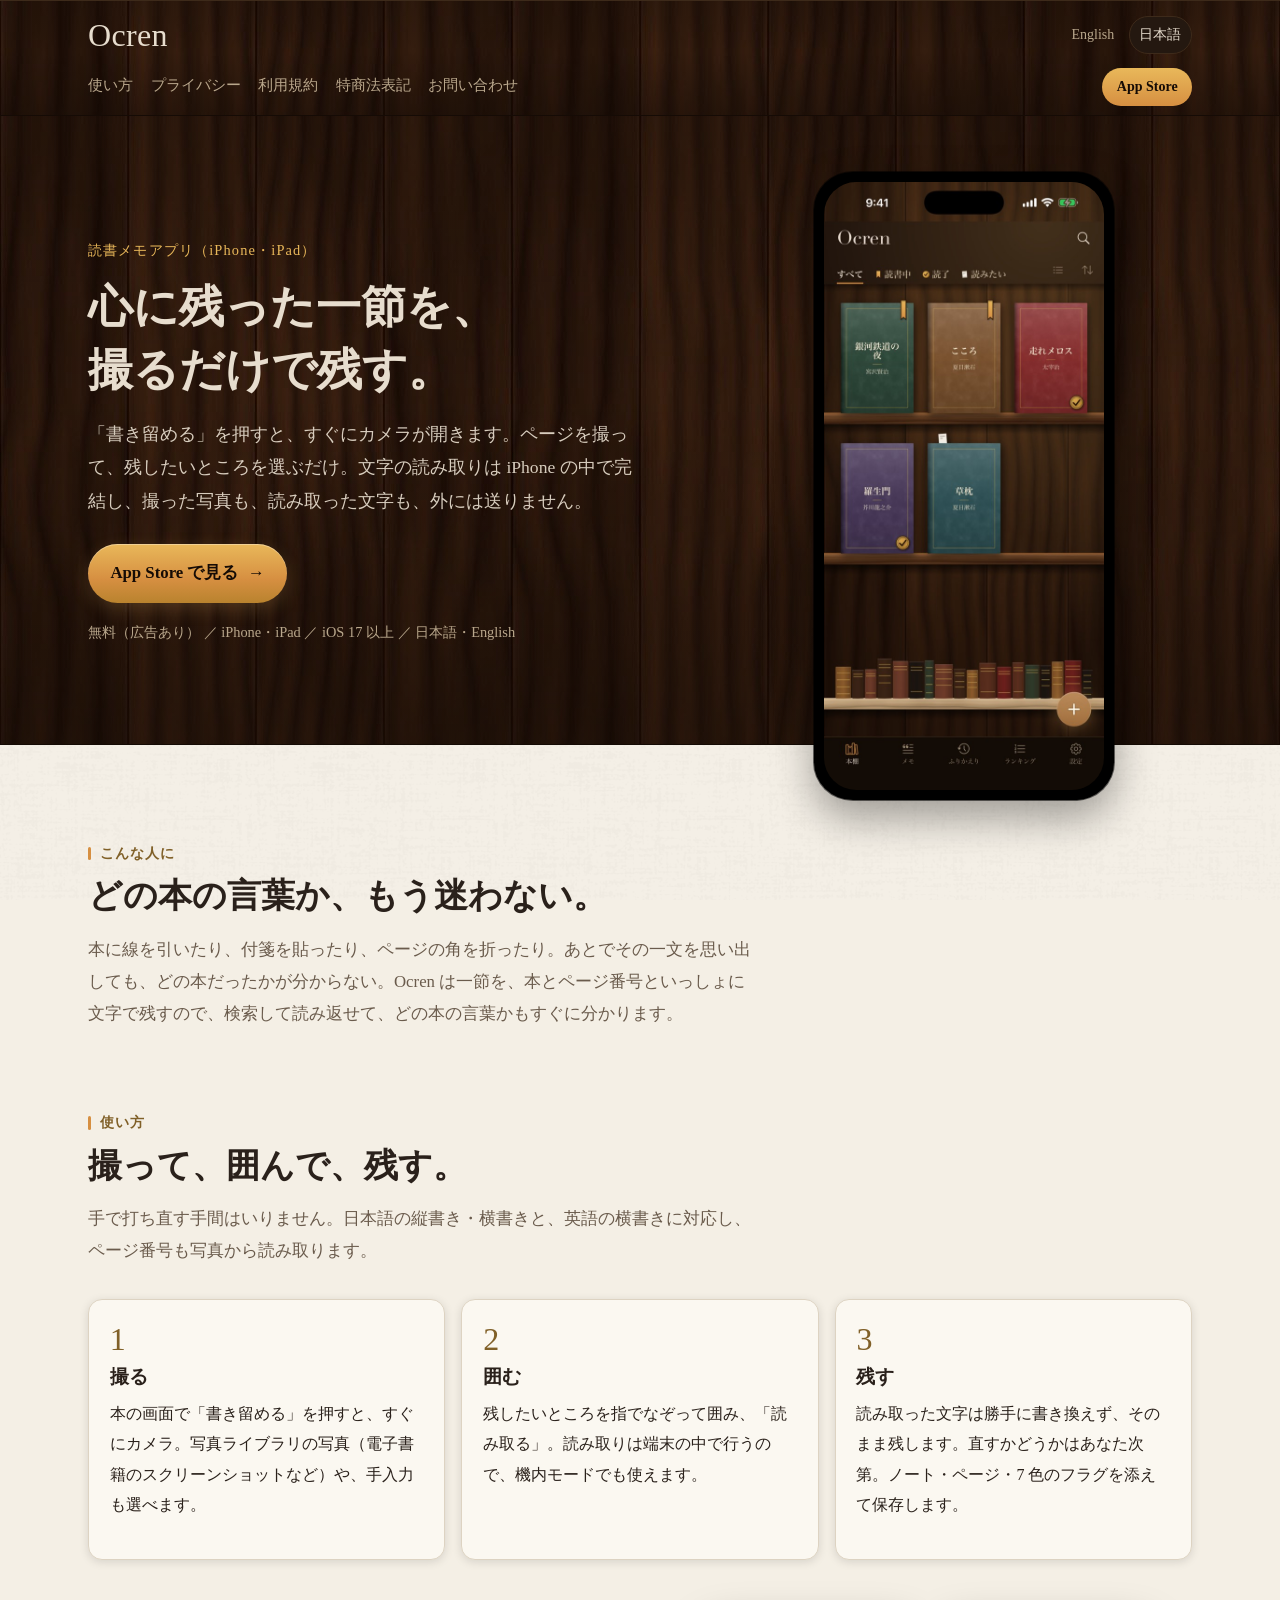
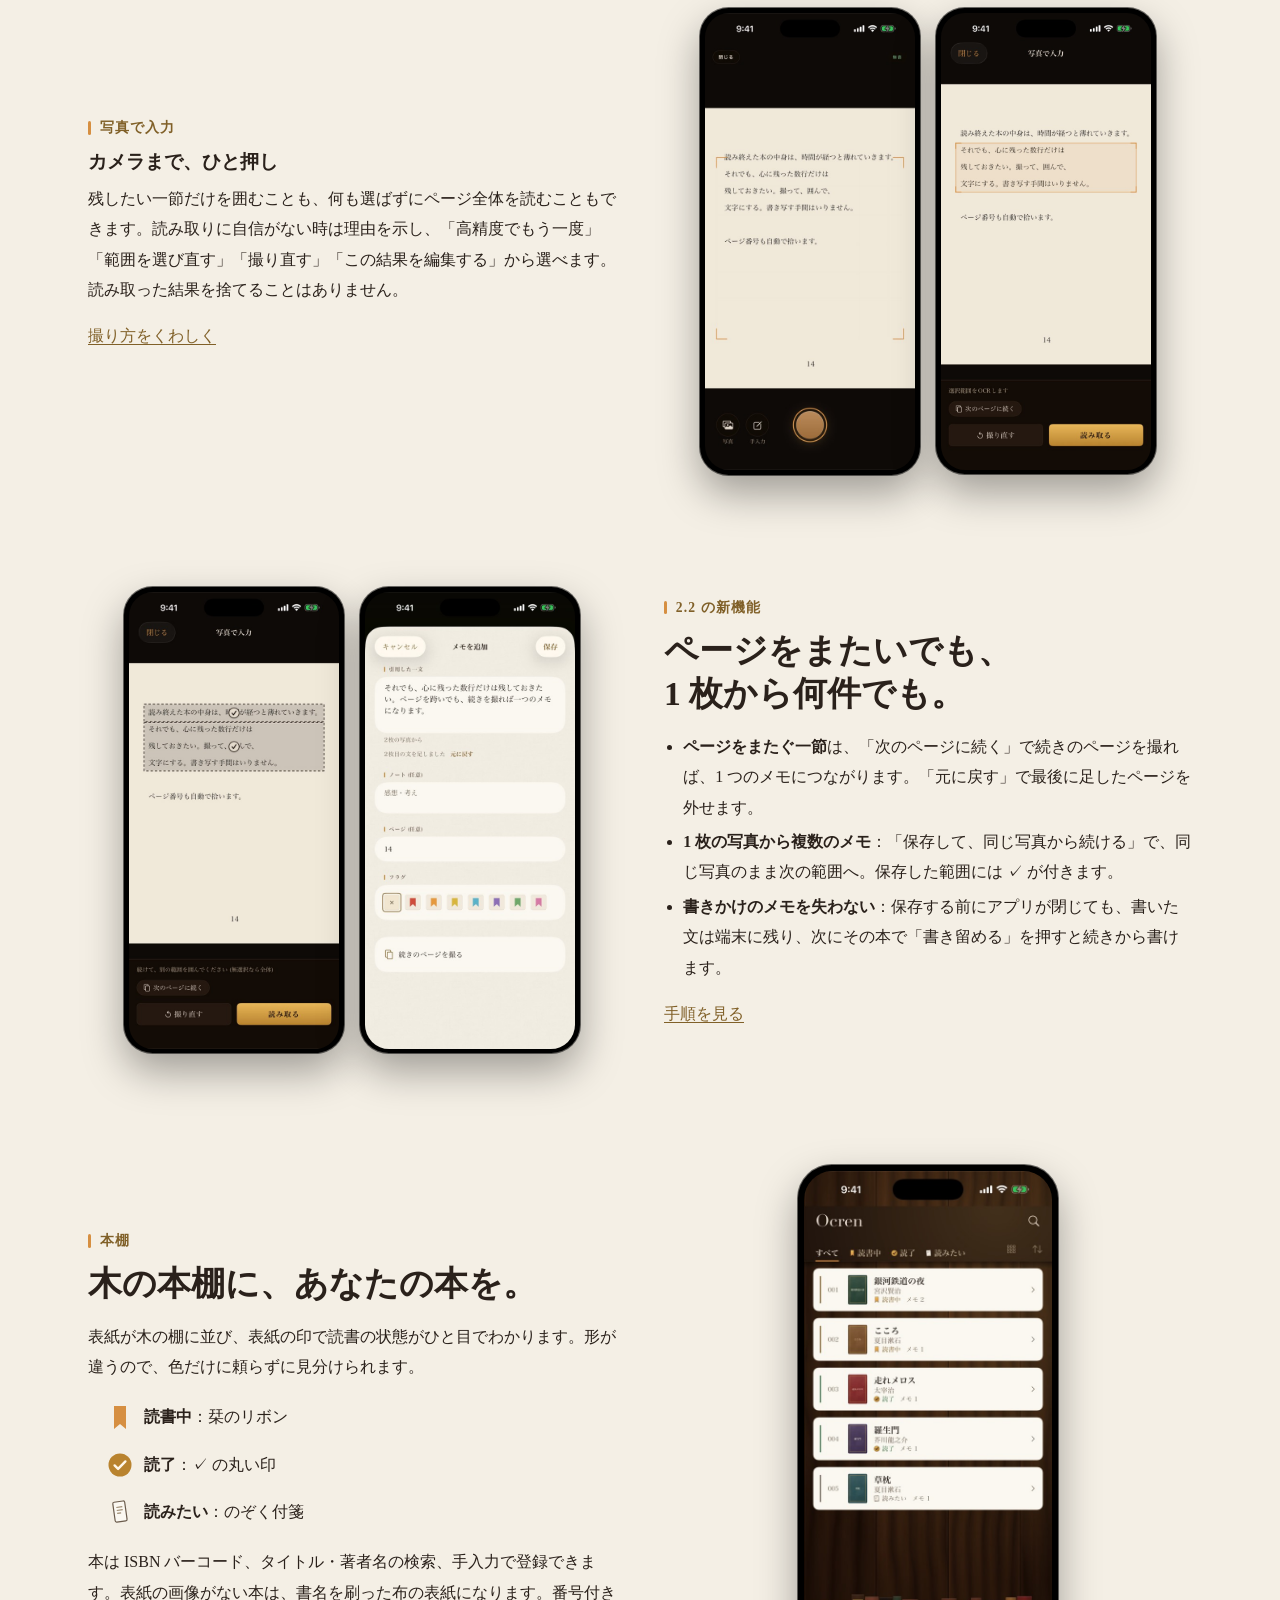
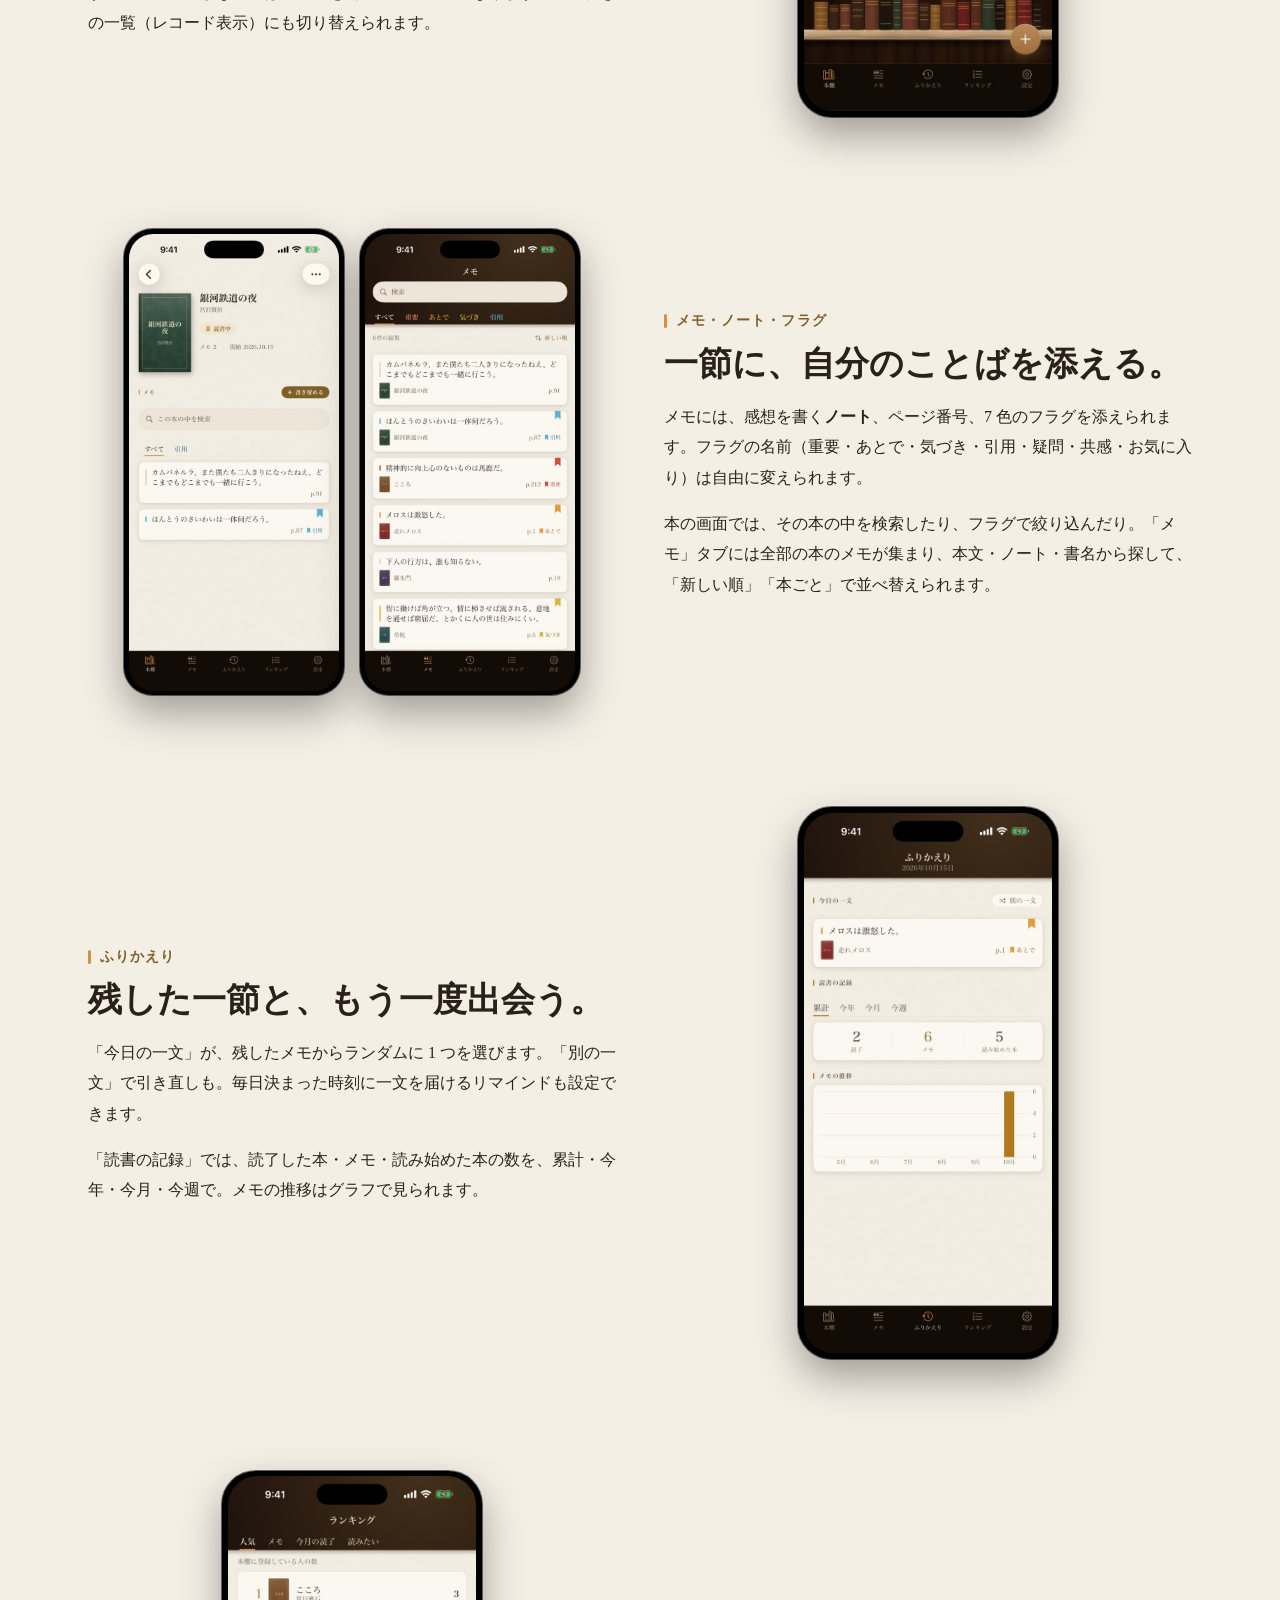
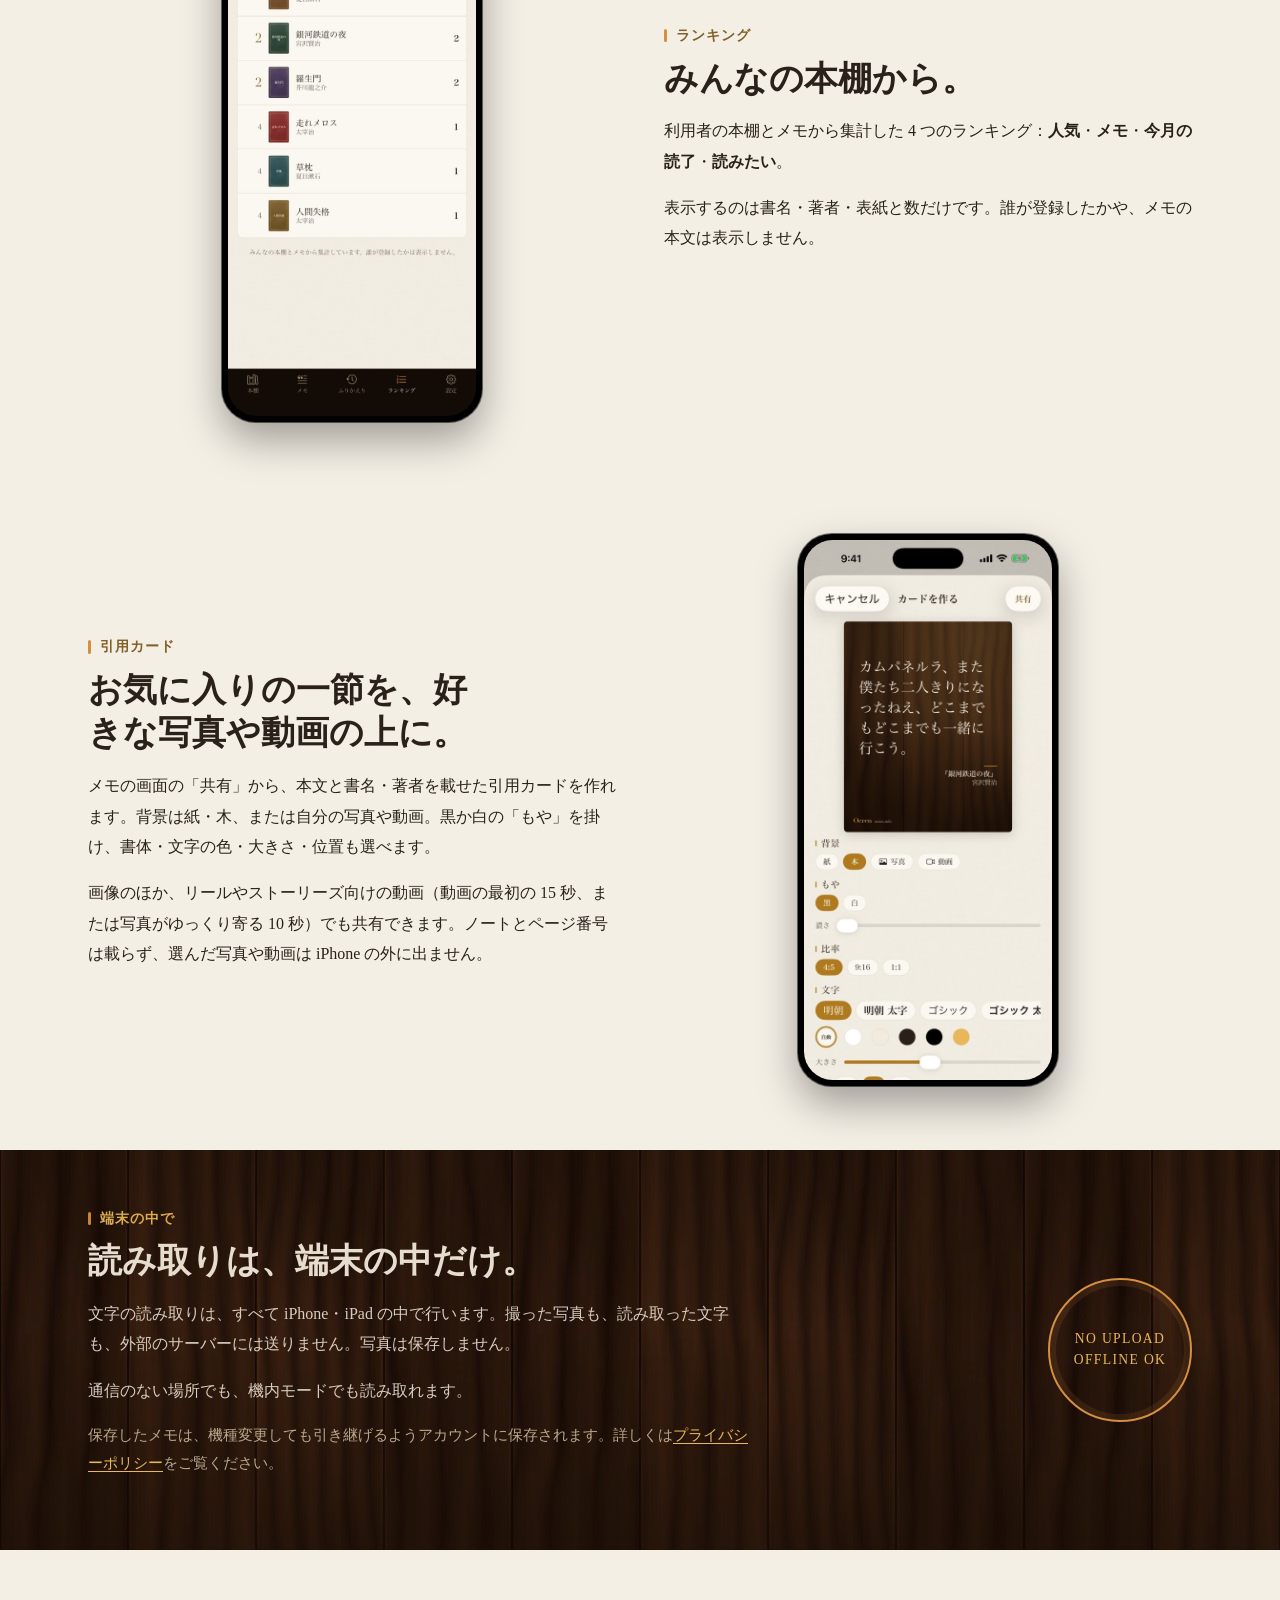
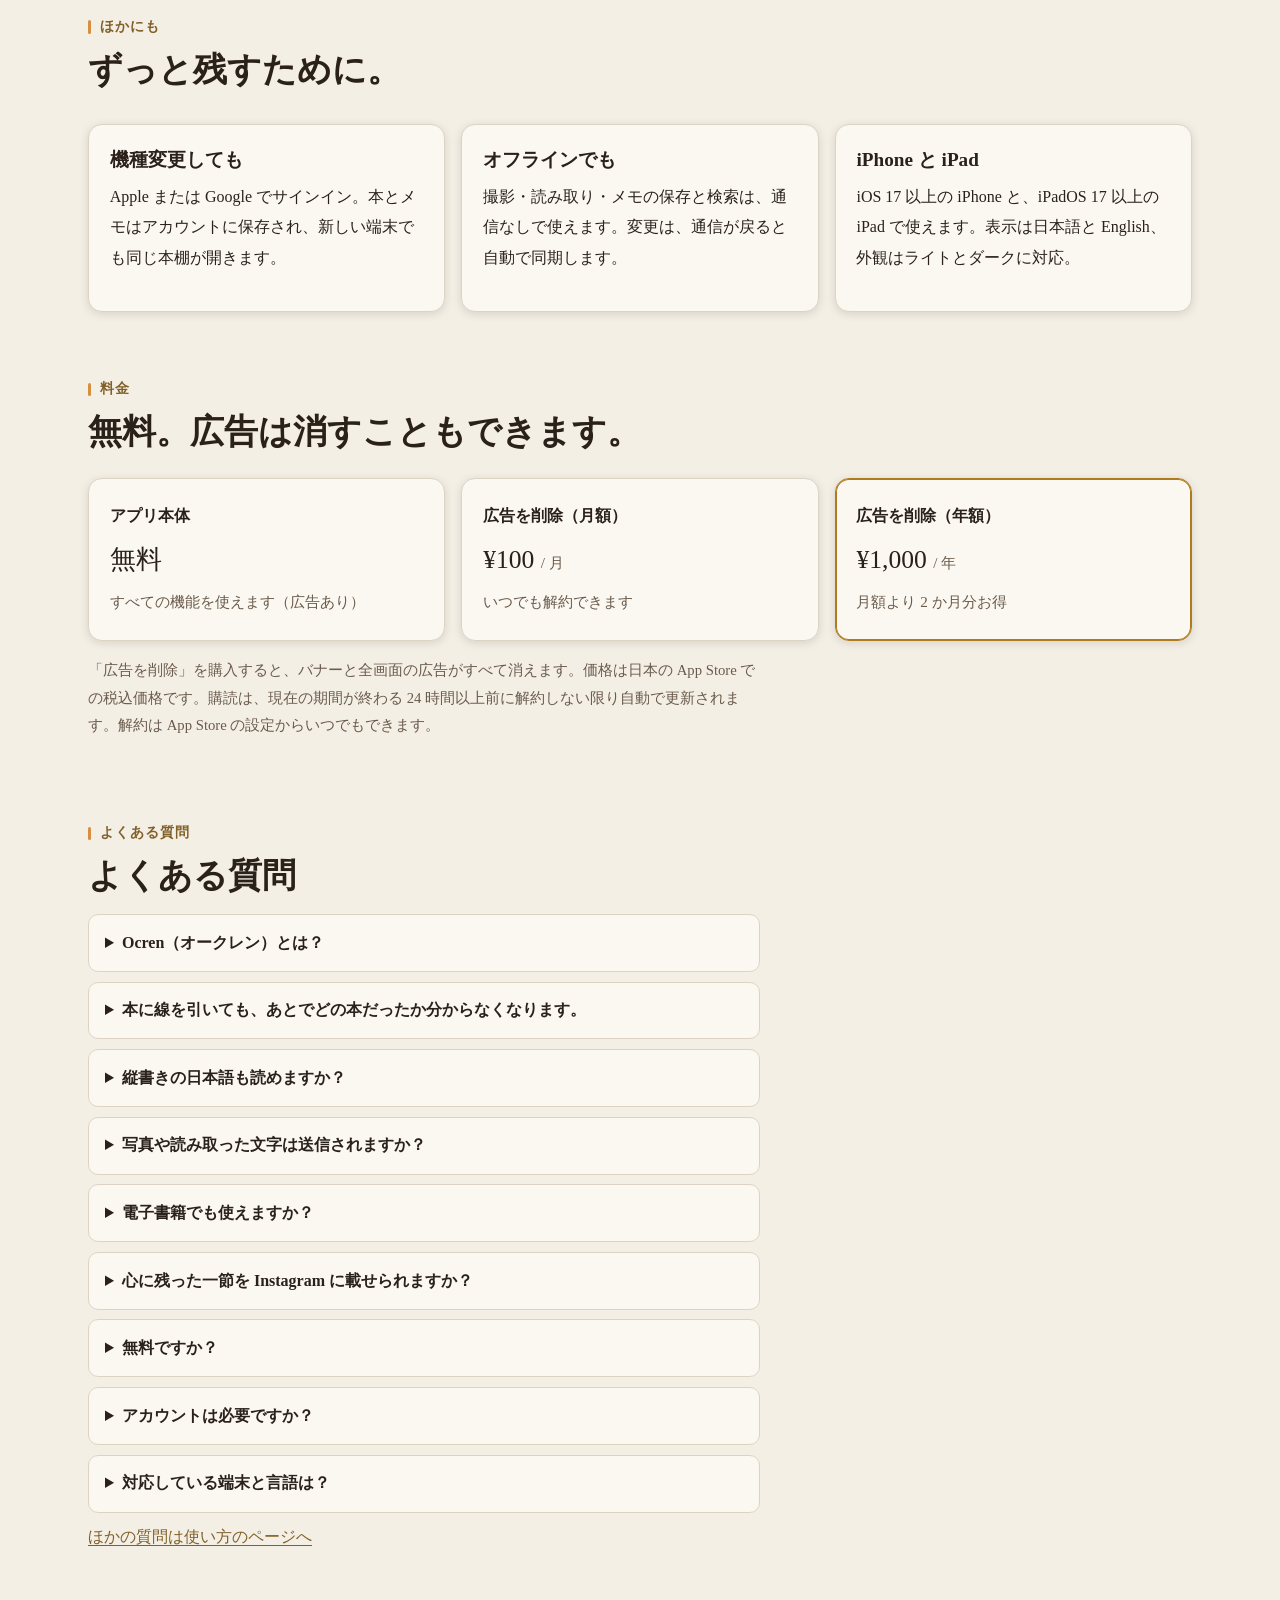
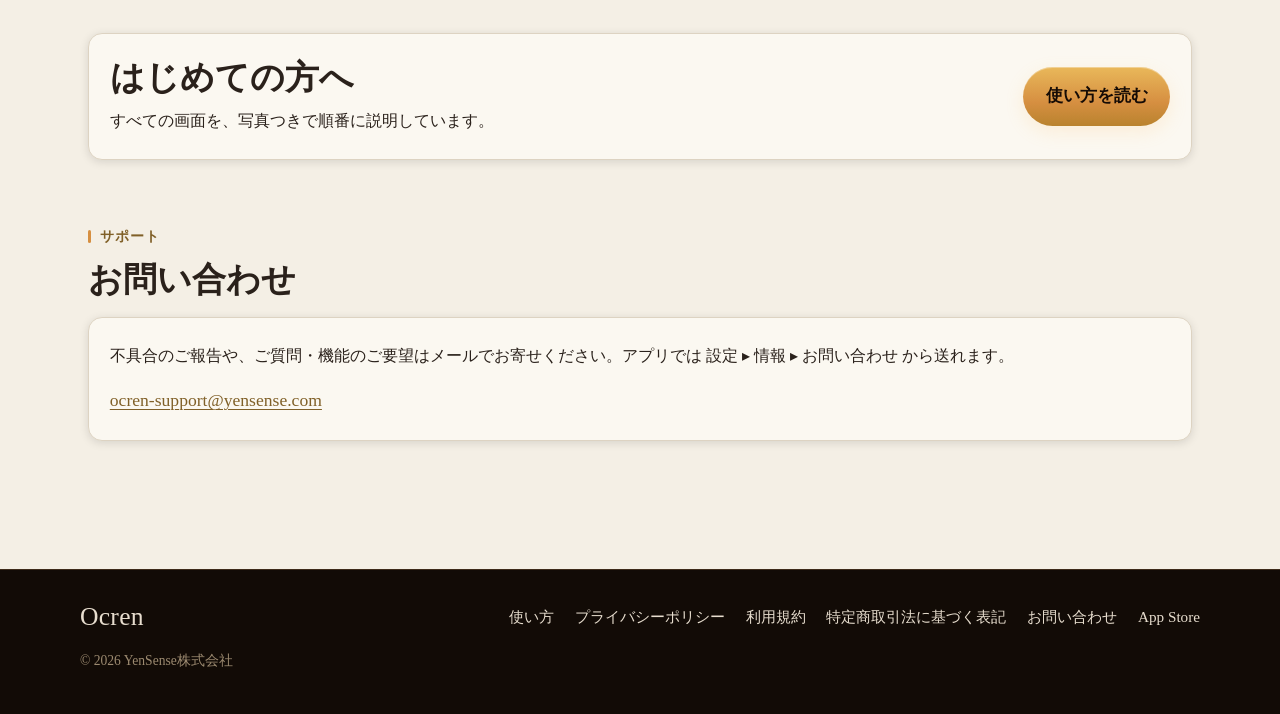
<file: ja/index.html>
<!doctype html>
<html lang="ja">
<head>
<meta charset="utf-8">
<meta name="viewport" content="width=device-width, initial-scale=1">
<title>Ocren — 心に残った一節を、撮るだけで残す読書メモ</title>
<meta name="description" content="Ocren（オークレン）は iPhone・iPad の読書メモアプリ。本のページを撮って残したい行を囲むだけで、一節を本とページ番号といっしょに文字で残せるので、どの本の言葉かすぐに分かります。日本語（縦書き・横書き）と英語に対応し、文字の読み取りは端末の中で完結します。">
<link rel="canonical" href="https://ocren.info/ja/">
<link rel="alternate" hreflang="en" href="https://ocren.info/">
<link rel="alternate" hreflang="ja" href="https://ocren.info/ja/">
<link rel="alternate" hreflang="x-default" href="https://ocren.info/">
<meta name="theme-color" content="#1F130C">
<meta property="og:type" content="website">
<meta property="og:site_name" content="Ocren">
<meta property="og:title" content="Ocren — 心に残った一節を、撮るだけで残す読書メモ">
<meta property="og:description" content="Ocren（オークレン）は iPhone・iPad の読書メモアプリ。本のページを撮って残したい行を囲むだけで、一節を本とページ番号といっしょに文字で残せるので、どの本の言葉かすぐに分かります。日本語（縦書き・横書き）と英語に対応し、文字の読み取りは端末の中で完結します。">
<meta property="og:url" content="https://ocren.info/ja/">
<meta property="og:image" content="https://ocren.info/assets/og-ja.jpg">
<meta property="og:image:width" content="1200">
<meta property="og:image:height" content="630">
<meta property="og:image:alt" content="Ocren：木の本棚に並ぶ本と、撮ったページから残したメモ">
<meta property="og:locale" content="ja_JP">
<meta property="og:locale:alternate" content="en_US">
<meta name="twitter:card" content="summary_large_image">
<meta name="apple-itunes-app" content="app-id=6767999443">
<link rel="icon" href="../favicon.ico" sizes="32x32">
<link rel="icon" href="../assets/icon-192.png" type="image/png" sizes="192x192">
<link rel="apple-touch-icon" href="../apple-touch-icon.png">
<link rel="stylesheet" href="../assets/site.css">
<script type="application/ld+json">
{
 "@context": "https://schema.org",
 "@graph": [
  {
   "@type": "Organization",
   "@id": "https://ocren.info/#org",
   "name": "YenSense, Inc.",
   "alternateName": "YenSense株式会社",
   "url": "https://ocren.info/",
   "email": "ocren-support@yensense.com",
   "logo": "https://ocren.info/assets/icon-192.png"
  },
  {
   "@type": "WebSite",
   "@id": "https://ocren.info/ja/#website",
   "name": "Ocren",
   "url": "https://ocren.info/ja/",
   "inLanguage": "ja",
   "publisher": {
    "@id": "https://ocren.info/#org"
   }
  },
  {
   "@type": "MobileApplication",
   "@id": "https://ocren.info/#app",
   "name": "Ocren",
   "alternateName": "オークレン",
   "description": "Ocren（オークレン）は iPhone・iPad の読書メモアプリ。本のページを撮って残したい行を囲むだけで、一節を本とページ番号といっしょに文字で残せるので、どの本の言葉かすぐに分かります。日本語（縦書き・横書き）と英語に対応し、文字の読み取りは端末の中で完結します。",
   "url": "https://ocren.info/ja/",
   "applicationCategory": "ProductivityApplication",
   "applicationSubCategory": "読書メモ",
   "operatingSystem": "iOS 17.0 or later, iPadOS 17.0 or later",
   "inLanguage": [
    "en",
    "ja"
   ],
   "installUrl": "https://apps.apple.com/app/id6767999443",
   "downloadUrl": "https://apps.apple.com/app/id6767999443",
   "sameAs": [
    "https://apps.apple.com/app/id6767999443"
   ],
   "image": "https://ocren.info/assets/icon-192.png",
   "screenshot": [
    "https://ocren.info/img/ja/library.jpg",
    "https://ocren.info/img/ja/capture.jpg",
    "https://ocren.info/img/ja/memos.jpg",
    "https://ocren.info/img/ja/today.jpg"
   ],
   "featureList": [
    "本のページを撮って、残したい行を囲む",
    "端末の中での文字の読み取り（OCR）。日本語の縦書き・横書きと英語に対応",
    "メモを本とページ番号といっしょに保存",
    "本文・ノート・書名で全部のメモを検索",
    "ノートと 7 色のフラグ",
    "ページをまたぐメモ、1 枚の写真から複数のメモ",
    "今日の一文と毎日のリマインド",
    "紙・木・自分の写真や動画を背景にした引用カードを、画像か動画で共有",
    "読書中・読了・読みたいが分かる木の本棚",
    "Apple・Google のサインインで端末をまたいで同期",
    "オフラインでも使える"
   ],
   "offers": {
    "@type": "Offer",
    "price": "0",
    "priceCurrency": "JPY",
    "description": "無料（広告あり）。広告を消すサブスクリプション（月額・年額）あり。"
   },
   "publisher": {
    "@id": "https://ocren.info/#org"
   },
   "author": {
    "@id": "https://ocren.info/#org"
   }
  },
  {
   "@type": "FAQPage",
   "@id": "https://ocren.info/ja/#faq",
   "inLanguage": "ja",
   "mainEntity": [
    {
     "@type": "Question",
     "name": "Ocren（オークレン）とは？",
     "acceptedAnswer": {
      "@type": "Answer",
      "text": "iPhone・iPad の読書メモアプリです。本のページを撮って残したい行を囲むと、文字にして、本とページ番号といっしょにメモとして保存します。文字の読み取りは端末の中だけで行います。"
     }
    },
    {
     "@type": "Question",
     "name": "本に線を引いても、あとでどの本だったか分からなくなります。",
     "acceptedAnswer": {
      "@type": "Answer",
      "text": "Ocren では、メモはすべて本とページ番号といっしょに保存されるので、どの本の言葉かがすぐに分かります。「メモ」タブには全部の本のメモが集まり、本文・ノート・書名から探せます。"
     }
    },
    {
     "@type": "Question",
     "name": "縦書きの日本語も読めますか？",
     "acceptedAnswer": {
      "@type": "Answer",
      "text": "はい。日本語の縦書き・横書きと、英語の横書きに対応しています。ページ番号も写真から読み取ります。"
     }
    },
    {
     "@type": "Question",
     "name": "写真や読み取った文字は送信されますか？",
     "acceptedAnswer": {
      "@type": "Answer",
      "text": "いいえ。文字の読み取りは iPhone・iPad の中だけで行い、写真は保存しません。保存したメモは、機種変更しても引き継げるようアカウントに保存されます。"
     }
    },
    {
     "@type": "Question",
     "name": "電子書籍でも使えますか？",
     "acceptedAnswer": {
      "@type": "Answer",
      "text": "はい。電子書籍のページのスクリーンショットを撮り、カメラの画面の「写真」から選んでください。"
     }
    },
    {
     "@type": "Question",
     "name": "心に残った一節を Instagram に載せられますか？",
     "acceptedAnswer": {
      "@type": "Answer",
      "text": "はい。メモの画面の「共有」から、紙・木、または自分の写真や動画を背景にした引用カードを作れます。画像のほか、リールやストーリーズ向けの動画（動画の最初の 15 秒、または写真がゆっくり寄る 10 秒）でも共有できます。"
     }
    },
    {
     "@type": "Question",
     "name": "無料ですか？",
     "acceptedAnswer": {
      "@type": "Answer",
      "text": "はい。すべての機能を無料で使えます（広告あり）。広告を消すサブスクリプション「広告を削除」（月額 ¥100・年額 ¥1,000）もあります。"
     }
    },
    {
     "@type": "Question",
     "name": "アカウントは必要ですか？",
     "acceptedAnswer": {
      "@type": "Answer",
      "text": "はい。Apple か Google でサインインします。本とメモはアカウントに保存され、機種変更しても新しい iPhone や iPad で開けます。"
     }
    },
    {
     "@type": "Question",
     "name": "対応している端末と言語は？",
     "acceptedAnswer": {
      "@type": "Answer",
      "text": "iOS 17 以上の iPhone と、iPadOS 17 以上の iPad です。アプリの表示は日本語と英語です。"
     }
    }
   ]
  }
 ]
}
</script>
</head>
<body>
<a class="skip" href="#main">本文へ移動</a>
<header class="site-head wood">
  <div class="inner">
    <div class="head-row">
      <a class="wordmark" href="./" aria-current="page">Ocren</a>
      <nav class="lang" aria-label="言語"><a class="en" href="../" hreflang="en" lang="en">English</a><a class="ja" href="./" hreflang="ja" lang="ja" aria-current="page">日本語</a></nav>
    </div>
    <nav class="primary-nav" aria-label="メイン">
      <ul><li><a href="guide/">使い方</a></li><li><a href="privacy/">プライバシー</a></li><li><a href="terms/">利用規約</a></li><li><a href="legal/">特商法表記</a></li><li><a href="#contact">お問い合わせ</a></li><li class="store-item"><a href="https://apps.apple.com/app/id6767999443">App Store</a></li></ul>
    </nav>
  </div>
</header>
<main id="main">
<section class="hero wood" aria-labelledby="hero-title">
  <div class="inner">
    <div>
      <p class="eyebrow">読書メモアプリ（iPhone・iPad）</p>
      <h1 id="hero-title">心に残った一節を、<br>撮るだけで残す。</h1>
      <p class="lead">「書き留める」を押すと、すぐにカメラが開きます。ページを撮って、残したいところを選ぶだけ。文字の読み取りは iPhone の中で完結し、撮った写真も、読み取った文字も、外には送りません。</p>
      <a class="btn-store" href="https://apps.apple.com/app/id6767999443">App Store で見る <span class="arrow" aria-hidden="true">&rarr;</span></a>
      <p class="meta">無料（広告あり） ／ iPhone・iPad ／ iOS 17 以上 ／ 日本語・<span lang="en">English</span></p>
    </div>
    <div class="visual"><div class="phone"><img src="../img/ja/library.jpg" width="600" height="1303" alt="本棚の画面。木の棚に本の表紙が並び、表紙に読書中・読了・読みたいの印が付いている" decoding="async"></div></div>
  </div>
</section>

<section class="section" aria-labelledby="why">
  <p class="heading-label">こんな人に</p>
  <h2 id="why">どの本の言葉か、もう迷わない。</h2>
  <p class="intro">本に線を引いたり、付箋を貼ったり、ページの角を折ったり。あとでその一文を思い出しても、どの本だったかが分からない。Ocren は一節を、本とページ番号といっしょに文字で残すので、検索して読み返せて、どの本の言葉かもすぐに分かります。</p>
</section>

<section class="section" aria-labelledby="how">
  <p class="heading-label">使い方</p>
  <h2 id="how">撮って、囲んで、残す。</h2>
  <p class="intro">手で打ち直す手間はいりません。日本語の縦書き・横書きと、英語の横書きに対応し、ページ番号も写真から読み取ります。</p>
  <ol class="steps">
    <li class="card"><p class="num" aria-hidden="true">1</p><h3>撮る</h3><p>本の画面で「書き留める」を押すと、すぐにカメラ。写真ライブラリの写真（電子書籍のスクリーンショットなど）や、手入力も選べます。</p></li>
    <li class="card"><p class="num" aria-hidden="true">2</p><h3>囲む</h3><p>残したいところを指でなぞって囲み、「読み取る」。読み取りは端末の中で行うので、機内モードでも使えます。</p></li>
    <li class="card"><p class="num" aria-hidden="true">3</p><h3>残す</h3><p>読み取った文字は勝手に書き換えず、そのまま残します。直すかどうかはあなた次第。ノート・ページ・7 色のフラグを添えて保存します。</p></li>
  </ol>
  <div class="feature">
    <div class="text">
      <p class="heading-label">写真で入力</p>
      <h3>カメラまで、ひと押し</h3>
      <p>残したい一節だけを囲むことも、何も選ばずにページ全体を読むこともできます。読み取りに自信がない時は理由を示し、「高精度でもう一度」「範囲を選び直す」「撮り直す」「この結果を編集する」から選べます。読み取った結果を捨てることはありません。</p>
      <p><a href="guide/#capture">撮り方をくわしく</a></p>
    </div>
    <div class="figure pair"><figure><div class="phone"><img src="../img/ja/camera.jpg" width="520" height="1130" alt="カメラの画面。本のページが映り、シャッターの横に「写真」「手入力」のボタンがある" loading="lazy" decoding="async"></div></figure><figure><div class="phone"><img src="../img/ja/capture.jpg" width="600" height="1303" alt="範囲を選ぶ画面。ページの 3 行が枠で囲まれ、下に「次のページに続く」「撮り直す」「読み取る」がある" loading="lazy" decoding="async"></div></figure></div>
  </div>
</section>

<section class="section" aria-labelledby="new22">
  <div class="feature flip">
    <div class="text">
      <p class="heading-label">2.2 の新機能</p>
      <h2 id="new22">ページをまたいでも、1 枚から何件でも。</h2>
      <ul>
        <li><strong>ページをまたぐ一節</strong>は、「次のページに続く」で続きのページを撮れば、1 つのメモにつながります。「元に戻す」で最後に足したページを外せます。</li>
        <li><strong>1 枚の写真から複数のメモ</strong>：「保存して、同じ写真から続ける」で、同じ写真のまま次の範囲へ。保存した範囲には ✓ が付きます。</li>
        <li><strong>書きかけのメモを失わない</strong>：保存する前にアプリが閉じても、書いた文は端末に残り、次にその本で「書き留める」を押すと続きから書けます。</li>
      </ul>
      <p><a href="guide/#next-page">手順を見る</a></p>
    </div>
    <div class="figure pair"><figure><div class="phone"><img src="../img/ja/saved.jpg" width="520" height="1130" alt="同じ写真から 2 件保存したあとの画面。保存した範囲に点線の枠と ✓ が付いている" loading="lazy" decoding="async"></div></figure><figure><div class="phone"><img src="../img/ja/pages.jpg" width="520" height="1130" alt="続きのページを足したメモの入力。「2枚の写真から」「2枚目の文を足しました」「元に戻す」が出ている" loading="lazy" decoding="async"></div></figure></div>
  </div>
</section>

<section class="section" aria-labelledby="shelf">
  <div class="feature">
    <div class="text">
      <p class="heading-label">本棚</p>
      <h2 id="shelf">木の本棚に、あなたの本を。</h2>
      <p>表紙が木の棚に並び、表紙の印で読書の状態がひと目でわかります。形が違うので、色だけに頼らずに見分けられます。</p>
      <ul class="marks">
        <li><svg class="mark" viewBox="0 0 20 26" aria-hidden="true"><path d="M4 1h12v23l-6-5-6 5z" fill="#D68F41"/></svg><span><strong>読書中</strong>：栞のリボン</span></li>
        <li><svg class="mark" viewBox="0 0 26 26" aria-hidden="true"><circle cx="13" cy="13" r="11.5" fill="#B9832E"/><path d="M7.6 13.4l3.5 3.5 7.3-7.5" stroke="#FFF7E8" stroke-width="2.4" fill="none" stroke-linecap="round" stroke-linejoin="round"/></svg><span><strong>読了</strong>：✓ の丸い印</span></li>
        <li><svg class="mark" viewBox="0 0 22 26" aria-hidden="true"><g transform="rotate(-8 11 13)"><rect x="5" y="2.5" width="12" height="20" rx="1.5" fill="#FBF8F1" stroke="#6A5B4C" stroke-width="1.2"/><path d="M8 8h6M8 11h6M8 14h4" stroke="#9C8A70" stroke-width="1.1"/></g></svg><span><strong>読みたい</strong>：のぞく付箋</span></li>
      </ul>
      <p>本は ISBN バーコード、タイトル・著者名の検索、手入力で登録できます。表紙の画像がない本は、書名を刷った布の表紙になります。番号付きの一覧（レコード表示）にも切り替えられます。</p>
    </div>
    <div class="figure"><figure><div class="phone"><img src="../img/ja/library-list.jpg" width="520" height="1130" alt="本棚のレコード表示。番号付きのカードに書名・著者・状態・メモの数が並ぶ" loading="lazy" decoding="async"></div></figure></div>
  </div>
</section>

<section class="section" aria-labelledby="notes">
  <div class="feature flip">
    <div class="text">
      <p class="heading-label">メモ・ノート・フラグ</p>
      <h2 id="notes">一節に、自分のことばを添える。</h2>
      <p>メモには、感想を書く<strong>ノート</strong>、ページ番号、7 色のフラグを添えられます。フラグの名前（重要・あとで・気づき・引用・疑問・共感・お気に入り）は自由に変えられます。</p>
      <p>本の画面では、その本の中を検索したり、フラグで絞り込んだり。「メモ」タブには全部の本のメモが集まり、本文・ノート・書名から探して、「新しい順」「本ごと」で並べ替えられます。</p>
    </div>
    <div class="figure pair"><figure><div class="phone"><img src="../img/ja/book.jpg" width="600" height="1303" alt="本の画面。表紙・読書中の札・「書き留める」ボタン・検索欄と 2 件のメモ" loading="lazy" decoding="async"></div></figure><figure><div class="phone"><img src="../img/ja/memos.jpg" width="600" height="1303" alt="メモのタブ。いくつかの本のメモがページ番号とフラグ付きで並ぶ" loading="lazy" decoding="async"></div></figure></div>
  </div>
</section>

<section class="section" aria-labelledby="reflect">
  <div class="feature">
    <div class="text">
      <p class="heading-label">ふりかえり</p>
      <h2 id="reflect">残した一節と、もう一度出会う。</h2>
      <p>「今日の一文」が、残したメモからランダムに 1 つを選びます。「別の一文」で引き直しも。毎日決まった時刻に一文を届けるリマインドも設定できます。</p>
      <p>「読書の記録」では、読了した本・メモ・読み始めた本の数を、累計・今年・今月・今週で。メモの推移はグラフで見られます。</p>
    </div>
    <div class="figure"><figure><div class="phone"><img src="../img/ja/today.jpg" width="600" height="1303" alt="ふりかえりの画面。今日の一文、累計・今年・今月・今週の読書の記録、メモの推移のグラフ" loading="lazy" decoding="async"></div></figure></div>
  </div>
</section>

<section class="section" aria-labelledby="ranking">
  <div class="feature flip">
    <div class="text">
      <p class="heading-label">ランキング</p>
      <h2 id="ranking">みんなの本棚から。</h2>
      <p>利用者の本棚とメモから集計した 4 つのランキング：<strong>人気</strong>・<strong>メモ</strong>・<strong>今月の読了</strong>・<strong>読みたい</strong>。</p>
      <p>表示するのは書名・著者・表紙と数だけです。誰が登録したかや、メモの本文は表示しません。</p>
    </div>
    <div class="figure"><figure><div class="phone"><img src="../img/ja/ranking.jpg" width="600" height="1303" alt="ランキングの画面。本棚に登録している人の数の順に本が並ぶ" loading="lazy" decoding="async"></div></figure></div>
  </div>
</section>

<section class="section" aria-labelledby="share">
  <div class="feature">
    <div class="text">
      <p class="heading-label">引用カード</p>
      <h2 id="share">お気に入りの一節を、好きな写真や動画の上に。</h2>
      <p>メモの画面の「共有」から、本文と書名・著者を載せた引用カードを作れます。背景は紙・木、または自分の写真や動画。黒か白の「もや」を掛け、書体・文字の色・大きさ・位置も選べます。</p>
      <p>画像のほか、リールやストーリーズ向けの動画（動画の最初の 15 秒、または写真がゆっくり寄る 10 秒）でも共有できます。ノートとページ番号は載らず、選んだ写真や動画は iPhone の外に出ません。</p>
    </div>
    <div class="figure"><figure><div class="phone"><img src="../img/ja/cardeditor.jpg" width="520" height="1130" alt="カードを作る画面。木の背景に『銀河鉄道の夜』の一節、下に背景・もや・比率・文字" loading="lazy" decoding="async"></div></figure></div>
  </div>
</section>

<section class="privacy-band wood" aria-labelledby="ondevice">
  <div class="inner">
    <div>
      <p class="heading-label">端末の中で</p>
      <h2 id="ondevice">読み取りは、端末の中だけ。</h2>
      <p>文字の読み取りは、すべて iPhone・iPad の中で行います。撮った写真も、読み取った文字も、外部のサーバーには送りません。写真は保存しません。</p>
      <p>通信のない場所でも、機内モードでも読み取れます。</p>
      <p class="fine">保存したメモは、機種変更しても引き継げるようアカウントに保存されます。詳しくは<a href="privacy/">プライバシーポリシー</a>をご覧ください。</p>
    </div>
    <div class="seal" aria-hidden="true">NO UPLOAD<br>OFFLINE OK</div>
  </div>
</section>

<section class="section" aria-labelledby="more">
  <p class="heading-label">ほかにも</p>
  <h2 id="more">ずっと残すために。</h2>
  <div class="grid-3">
    <div class="card"><h3>機種変更しても</h3><p>Apple または Google でサインイン。本とメモはアカウントに保存され、新しい端末でも同じ本棚が開きます。</p></div>
    <div class="card"><h3>オフラインでも</h3><p>撮影・読み取り・メモの保存と検索は、通信なしで使えます。変更は、通信が戻ると自動で同期します。</p></div>
    <div class="card"><h3>iPhone と iPad</h3><p>iOS 17 以上の iPhone と、iPadOS 17 以上の iPad で使えます。表示は日本語と <span lang="en">English</span>、外観はライトとダークに対応。</p></div>
  </div>
</section>

<section class="section" aria-labelledby="pricing">
  <p class="heading-label">料金</p>
  <h2 id="pricing">無料。広告は消すこともできます。</h2>
  <div class="plans">
    <div class="card plan"><p class="name">アプリ本体</p><p class="price">無料</p><p class="sub">すべての機能を使えます（広告あり）</p></div>
    <div class="card plan"><p class="name">広告を削除（月額）</p><p class="price">¥100 <small>/ 月</small></p><p class="sub">いつでも解約できます</p></div>
    <div class="card plan best"><p class="name">広告を削除（年額）</p><p class="price">¥1,000 <small>/ 年</small></p><p class="sub">月額より 2 か月分お得</p></div>
  </div>
  <p class="note">「広告を削除」を購入すると、バナーと全画面の広告がすべて消えます。価格は日本の App Store での税込価格です。購読は、現在の期間が終わる 24 時間以上前に解約しない限り自動で更新されます。解約は App Store の設定からいつでもできます。</p>
</section>

<section class="section" aria-labelledby="faq">
  <p class="heading-label">よくある質問</p>
  <h2 id="faq">よくある質問</h2>
  <div class="faq">
  <details><summary>Ocren（オークレン）とは？</summary>
    <p>iPhone・iPad の読書メモアプリです。本のページを撮って残したい行を囲むと、文字にして、本とページ番号といっしょにメモとして保存します。文字の読み取りは端末の中だけで行います。</p></details>
  <details><summary>本に線を引いても、あとでどの本だったか分からなくなります。</summary>
    <p>Ocren では、メモはすべて本とページ番号といっしょに保存されるので、どの本の言葉かがすぐに分かります。「メモ」タブには全部の本のメモが集まり、本文・ノート・書名から探せます。</p></details>
  <details><summary>縦書きの日本語も読めますか？</summary>
    <p>はい。日本語の縦書き・横書きと、英語の横書きに対応しています。ページ番号も写真から読み取ります。</p></details>
  <details><summary>写真や読み取った文字は送信されますか？</summary>
    <p>いいえ。文字の読み取りは iPhone・iPad の中だけで行い、写真は保存しません。保存したメモは、機種変更しても引き継げるようアカウントに保存されます。</p></details>
  <details><summary>電子書籍でも使えますか？</summary>
    <p>はい。電子書籍のページのスクリーンショットを撮り、カメラの画面の「写真」から選んでください。</p></details>
  <details><summary>心に残った一節を Instagram に載せられますか？</summary>
    <p>はい。メモの画面の「共有」から、紙・木、または自分の写真や動画を背景にした引用カードを作れます。画像のほか、リールやストーリーズ向けの動画（動画の最初の 15 秒、または写真がゆっくり寄る 10 秒）でも共有できます。</p></details>
  <details><summary>無料ですか？</summary>
    <p>はい。すべての機能を無料で使えます（広告あり）。広告を消すサブスクリプション「広告を削除」（月額 ¥100・年額 ¥1,000）もあります。</p></details>
  <details><summary>アカウントは必要ですか？</summary>
    <p>はい。Apple か Google でサインインします。本とメモはアカウントに保存され、機種変更しても新しい iPhone や iPad で開けます。</p></details>
  <details><summary>対応している端末と言語は？</summary>
    <p>iOS 17 以上の iPhone と、iPadOS 17 以上の iPad です。アプリの表示は日本語と英語です。</p></details>
  </div>
  <p><a href="guide/#faq">ほかの質問は使い方のページへ</a></p>
</section>

<section class="section" aria-labelledby="guide-cta">
  <div class="card contact-box">
    <div>
      <h2 id="guide-cta" style="margin-bottom:.4rem">はじめての方へ</h2>
      <p>すべての画面を、写真つきで順番に説明しています。</p>
    </div>
    <a class="btn-store" href="guide/">使い方を読む</a>
  </div>
</section>

<section class="section" id="contact" aria-labelledby="contact-title">
  <p class="heading-label">サポート</p>
  <h2 id="contact-title">お問い合わせ</h2>
  <div class="card contact-box">
    <p>不具合のご報告や、ご質問・機能のご要望はメールでお寄せください。アプリでは 設定 ▸ 情報 ▸ お問い合わせ から送れます。</p>
    <a class="mail" href="mailto:ocren-support@yensense.com">ocren-support@yensense.com</a>
  </div>
</section>
</main>

<footer class="site-foot">
  <div class="inner">
    <a class="wordmark" href="./">Ocren</a>
    <nav aria-label="サイト"><ul><li><a href="guide/">使い方</a></li><li><a href="privacy/">プライバシーポリシー</a></li><li><a href="terms/">利用規約</a></li><li><a href="legal/">特定商取引法に基づく表記</a></li><li><a href="mailto:ocren-support@yensense.com">お問い合わせ</a></li><li><a href="https://apps.apple.com/app/id6767999443">App Store</a></li></ul></nav>
    <p class="copy">&copy; 2026 YenSense株式会社</p>
  </div>
</footer>
</body>
</html>
</file>
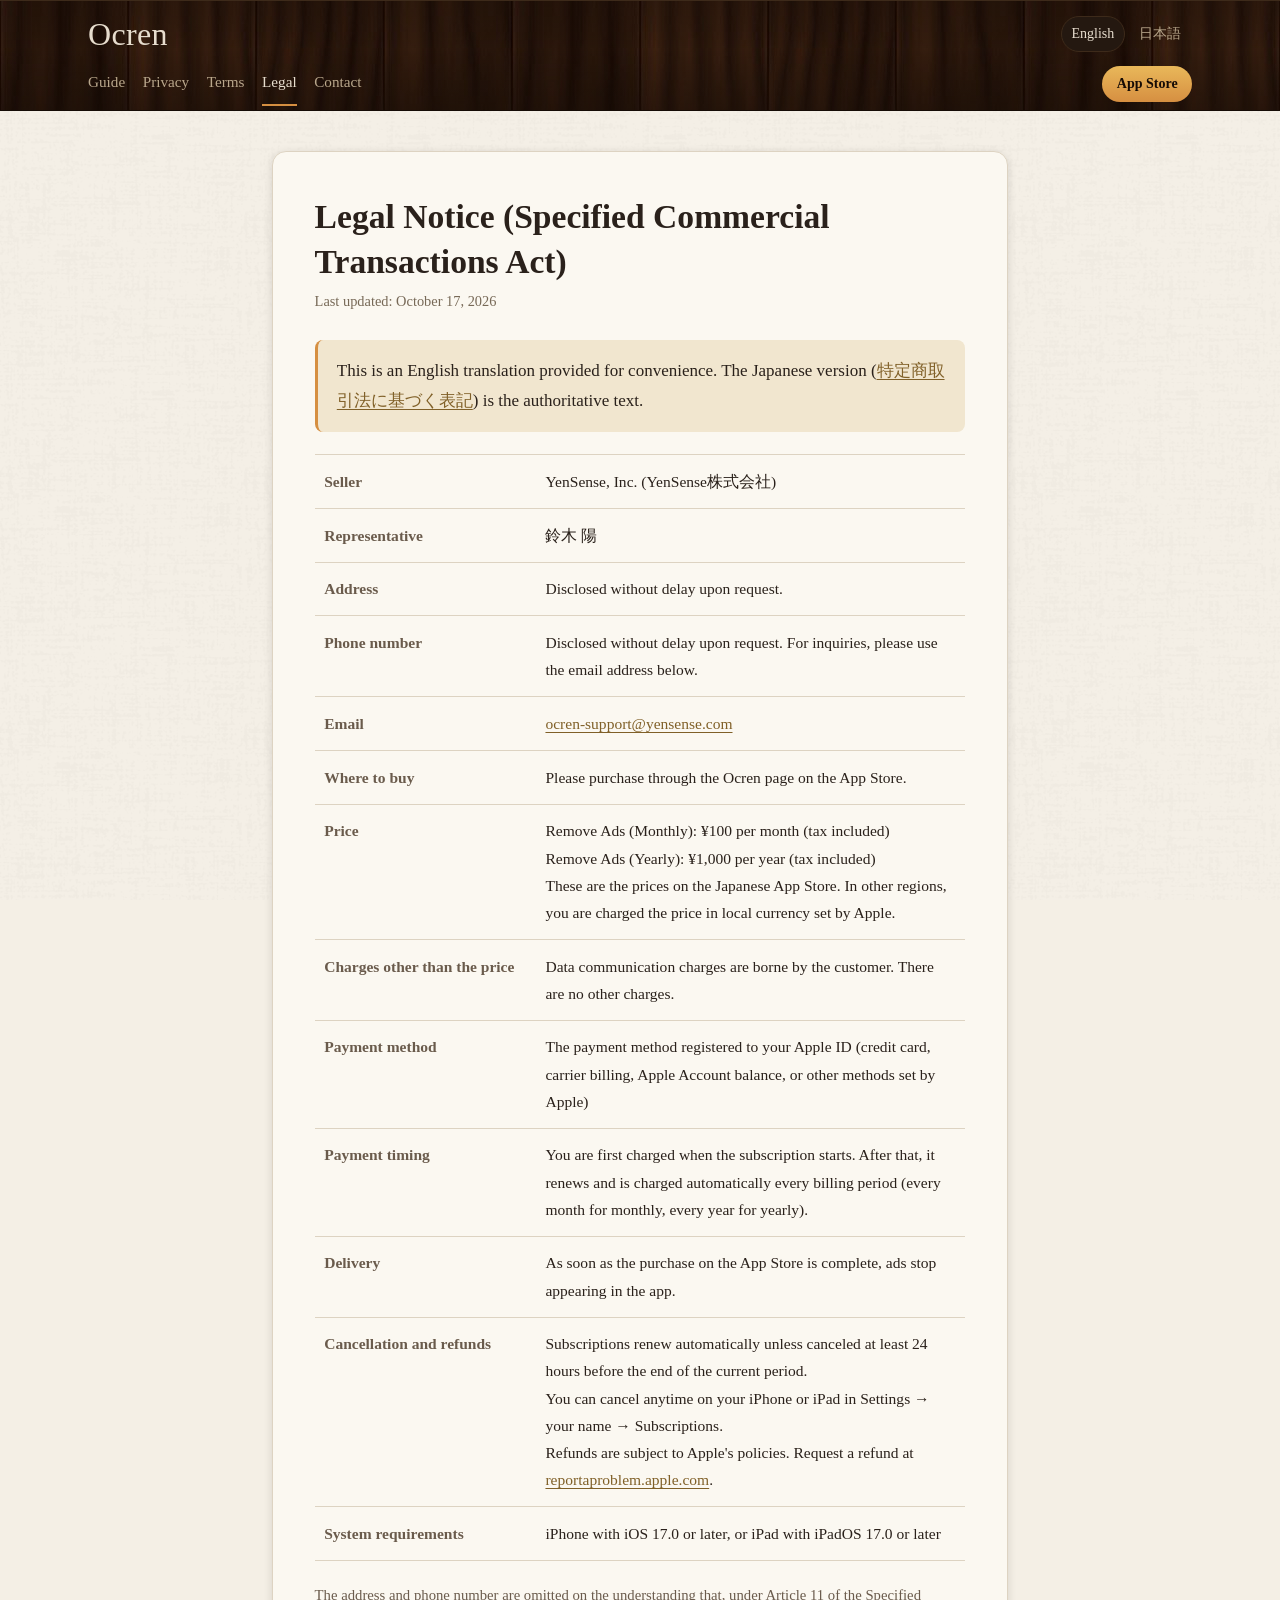
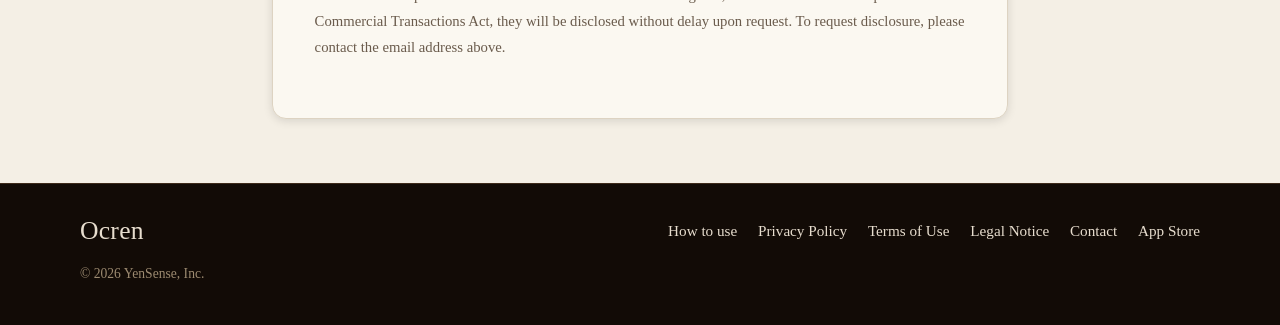
<file: legal/index.html>
<!doctype html>
<html lang="en">
<head>
<meta charset="utf-8">
<meta name="viewport" content="width=device-width, initial-scale=1">
<title>Legal Notice — Ocren</title>
<meta name="description" content="Legal notice under Japan&#x27;s Specified Commercial Transactions Act for Ocren&#x27;s Remove Ads subscriptions (English translation; the Japanese version governs).">
<link rel="canonical" href="https://ocren.info/legal/">
<link rel="alternate" hreflang="en" href="https://ocren.info/legal/">
<link rel="alternate" hreflang="ja" href="https://ocren.info/ja/legal/">
<link rel="alternate" hreflang="x-default" href="https://ocren.info/legal/">
<meta name="theme-color" content="#1F130C">
<meta property="og:type" content="website">
<meta property="og:site_name" content="Ocren">
<meta property="og:title" content="Legal Notice — Ocren">
<meta property="og:description" content="Legal notice under Japan&#x27;s Specified Commercial Transactions Act for Ocren&#x27;s Remove Ads subscriptions (English translation; the Japanese version governs).">
<meta property="og:url" content="https://ocren.info/legal/">
<meta property="og:image" content="https://ocren.info/assets/og-en.jpg">
<meta property="og:image:width" content="1200">
<meta property="og:image:height" content="630">
<meta property="og:image:alt" content="Ocren: a wooden bookshelf of books and a memo captured from a photographed page">
<meta property="og:locale" content="en_US">
<meta property="og:locale:alternate" content="ja_JP">
<meta name="twitter:card" content="summary_large_image">
<link rel="icon" href="../favicon.ico" sizes="32x32">
<link rel="icon" href="../assets/icon-192.png" type="image/png" sizes="192x192">
<link rel="apple-touch-icon" href="../apple-touch-icon.png">
<link rel="stylesheet" href="../assets/site.css">
</head>
<body>
<a class="skip" href="#main">Skip to content</a>
<header class="site-head wood">
  <div class="inner">
    <div class="head-row">
      <a class="wordmark" href="../">Ocren</a>
      <nav class="lang" aria-label="Language"><a class="en" href="./" hreflang="en" lang="en" aria-current="page">English</a><a class="ja" href="../ja/legal/" hreflang="ja" lang="ja">日本語</a></nav>
    </div>
    <nav class="primary-nav" aria-label="Main">
      <ul><li><a href="../guide/">Guide</a></li><li><a href="../privacy/">Privacy</a></li><li><a href="../terms/">Terms</a></li><li><a href="./" aria-current="page">Legal</a></li><li><a href="../#contact">Contact</a></li><li class="store-item"><a href="https://apps.apple.com/app/id6767999443">App Store</a></li></ul>
    </nav>
  </div>
</header>
<main id="main" class="doc">
  <article>
  <h1>Legal Notice (Specified Commercial Transactions Act)</h1>
  <p class="updated">Last updated: October 17, 2026</p>

  <div class="callout translation-note">
    <p>This is an English translation provided for convenience. The Japanese version (<a href="../ja/legal/" hreflang="ja"><span lang="ja">特定商取引法に基づく表記</span></a>) is the authoritative text.</p>
  </div>

  <table role="table">
    <tbody role="rowgroup">
      <tr role="row"><th role="rowheader">Seller</th><td role="cell">YenSense, Inc. (<span lang="ja">YenSense株式会社</span>)</td></tr>
      <tr role="row"><th role="rowheader">Representative</th><td role="cell"><span lang="ja">鈴木 陽</span></td></tr>
      <tr role="row"><th role="rowheader">Address</th><td role="cell">Disclosed without delay upon request.</td></tr>
      <tr role="row"><th role="rowheader">Phone number</th><td role="cell">Disclosed without delay upon request. For inquiries, please use the email address below.</td></tr>
      <tr role="row"><th role="rowheader">Email</th><td role="cell"><a href="mailto:ocren-support@yensense.com">ocren-support@yensense.com</a></td></tr>
      <tr role="row"><th role="rowheader">Where to buy</th><td role="cell">Please purchase through the Ocren page on the App Store.</td></tr>
      <tr role="row">
        <th role="rowheader">Price</th>
        <td role="cell">
          Remove Ads (Monthly): ¥100 per month (tax included)<br>
          Remove Ads (Yearly): ¥1,000 per year (tax included)<br>
          These are the prices on the Japanese App Store. In other regions, you are charged the price in local currency set by Apple.
        </td>
      </tr>
      <tr role="row"><th role="rowheader">Charges other than the price</th><td role="cell">Data communication charges are borne by the customer. There are no other charges.</td></tr>
      <tr role="row"><th role="rowheader">Payment method</th><td role="cell">The payment method registered to your Apple ID (credit card, carrier billing, Apple Account balance, or other methods set by Apple)</td></tr>
      <tr role="row"><th role="rowheader">Payment timing</th><td role="cell">You are first charged when the subscription starts. After that, it renews and is charged automatically every billing period (every month for monthly, every year for yearly).</td></tr>
      <tr role="row"><th role="rowheader">Delivery</th><td role="cell">As soon as the purchase on the App Store is complete, ads stop appearing in the app.</td></tr>
      <tr role="row">
        <th role="rowheader">Cancellation and refunds</th>
        <td role="cell">
          Subscriptions renew automatically unless canceled at least 24 hours before the end of the current period.<br>
          You can cancel anytime on your iPhone or iPad in Settings → your name → Subscriptions.<br>
          Refunds are subject to Apple's policies. Request a refund at <a href="https://reportaproblem.apple.com" target="_blank" rel="noopener">reportaproblem.apple.com</a>.
        </td>
      </tr>
      <tr role="row"><th role="rowheader">System requirements</th><td role="cell">iPhone with iOS 17.0 or later, or iPad with iPadOS 17.0 or later</td></tr>
    </tbody>
  </table>

  <p class="fine">The address and phone number are omitted on the understanding that, under Article 11 of the Specified Commercial Transactions Act, they will be disclosed without delay upon request. To request disclosure, please contact the email address above.</p>
  </article>
</main>

<footer class="site-foot">
  <div class="inner">
    <a class="wordmark" href="../">Ocren</a>
    <nav aria-label="Site"><ul><li><a href="../guide/">How to use</a></li><li><a href="../privacy/">Privacy Policy</a></li><li><a href="../terms/">Terms of Use</a></li><li><a href="./">Legal Notice</a></li><li><a href="mailto:ocren-support@yensense.com">Contact</a></li><li><a href="https://apps.apple.com/app/id6767999443">App Store</a></li></ul></nav>
    <p class="copy">&copy; 2026 YenSense, Inc.</p>
  </div>
</footer>
</body>
</html>
</file>
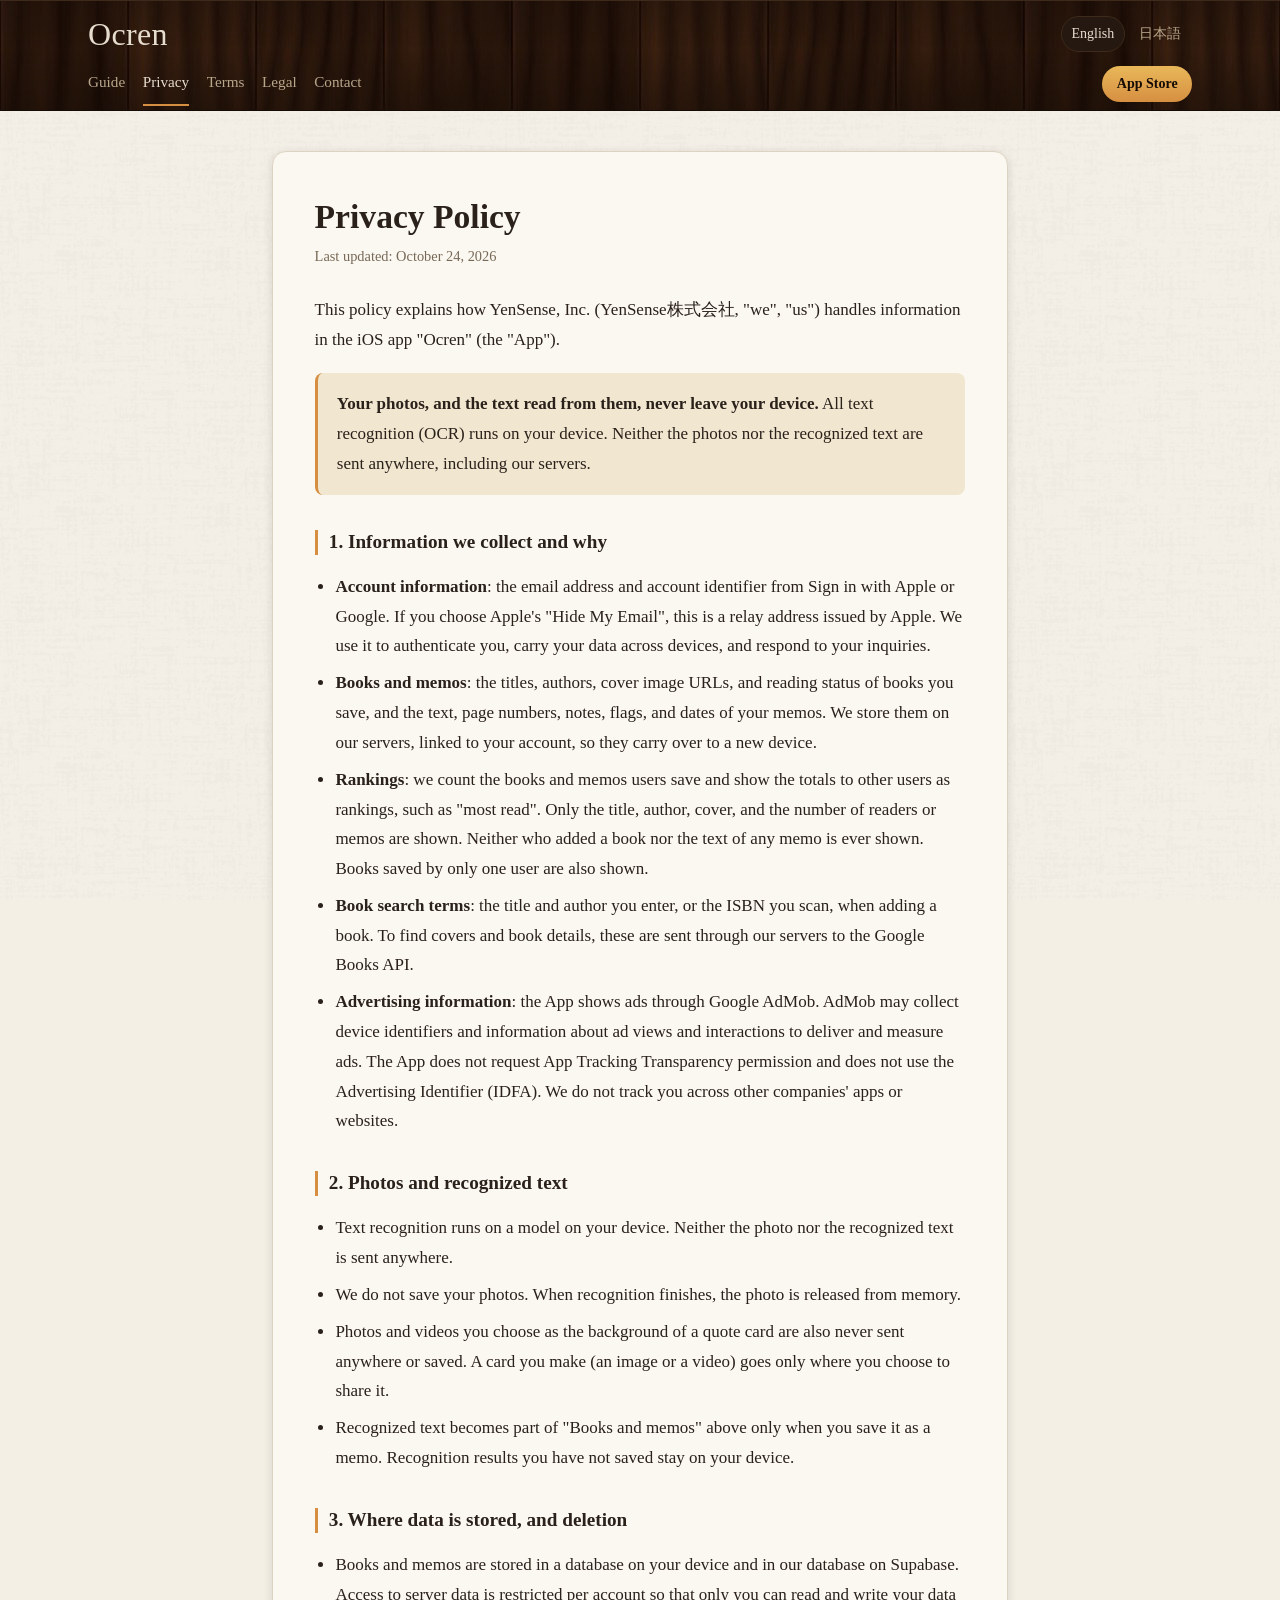
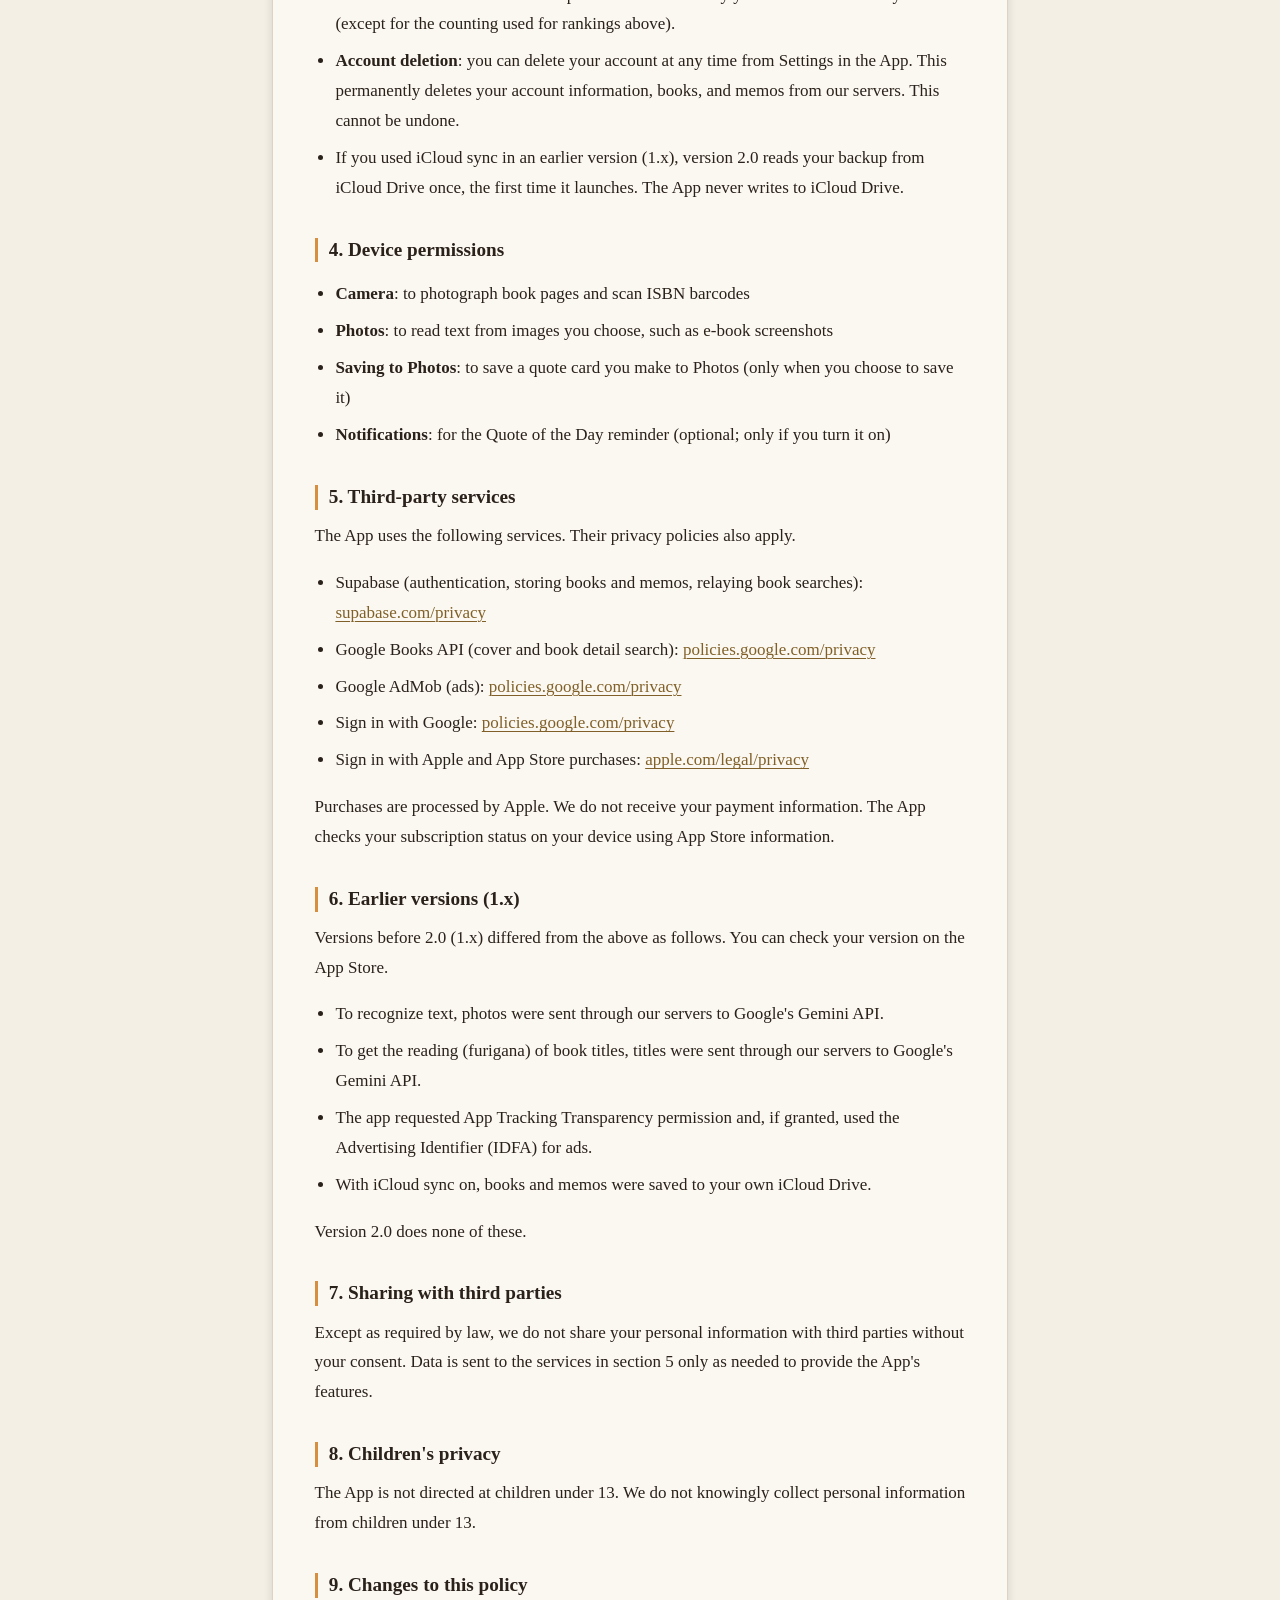
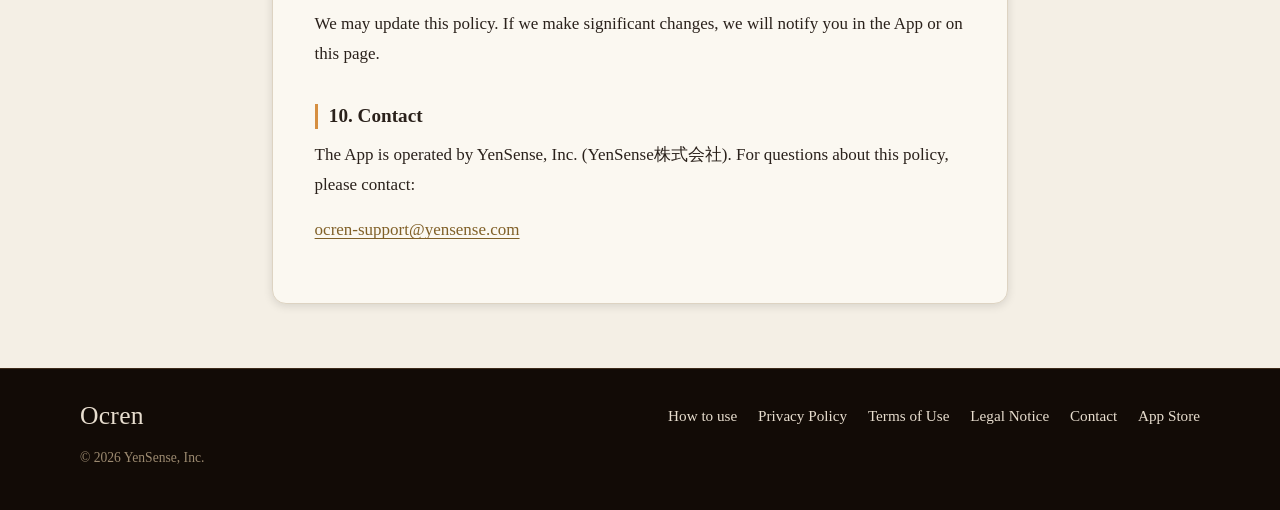
<file: privacy/index.html>
<!doctype html>
<html lang="en">
<head>
<meta charset="utf-8">
<meta name="viewport" content="width=device-width, initial-scale=1">
<title>Privacy Policy — Ocren</title>
<meta name="description" content="How Ocren handles your information. Text recognition runs on your device; photos and the text read from them never leave it.">
<link rel="canonical" href="https://ocren.info/privacy/">
<link rel="alternate" hreflang="en" href="https://ocren.info/privacy/">
<link rel="alternate" hreflang="ja" href="https://ocren.info/ja/privacy/">
<link rel="alternate" hreflang="x-default" href="https://ocren.info/privacy/">
<meta name="theme-color" content="#1F130C">
<meta property="og:type" content="website">
<meta property="og:site_name" content="Ocren">
<meta property="og:title" content="Privacy Policy — Ocren">
<meta property="og:description" content="How Ocren handles your information. Text recognition runs on your device; photos and the text read from them never leave it.">
<meta property="og:url" content="https://ocren.info/privacy/">
<meta property="og:image" content="https://ocren.info/assets/og-en.jpg">
<meta property="og:image:width" content="1200">
<meta property="og:image:height" content="630">
<meta property="og:image:alt" content="Ocren: a wooden bookshelf of books and a memo captured from a photographed page">
<meta property="og:locale" content="en_US">
<meta property="og:locale:alternate" content="ja_JP">
<meta name="twitter:card" content="summary_large_image">
<link rel="icon" href="../favicon.ico" sizes="32x32">
<link rel="icon" href="../assets/icon-192.png" type="image/png" sizes="192x192">
<link rel="apple-touch-icon" href="../apple-touch-icon.png">
<link rel="stylesheet" href="../assets/site.css">
</head>
<body>
<a class="skip" href="#main">Skip to content</a>
<header class="site-head wood">
  <div class="inner">
    <div class="head-row">
      <a class="wordmark" href="../">Ocren</a>
      <nav class="lang" aria-label="Language"><a class="en" href="./" hreflang="en" lang="en" aria-current="page">English</a><a class="ja" href="../ja/privacy/" hreflang="ja" lang="ja">日本語</a></nav>
    </div>
    <nav class="primary-nav" aria-label="Main">
      <ul><li><a href="../guide/">Guide</a></li><li><a href="./" aria-current="page">Privacy</a></li><li><a href="../terms/">Terms</a></li><li><a href="../legal/">Legal</a></li><li><a href="../#contact">Contact</a></li><li class="store-item"><a href="https://apps.apple.com/app/id6767999443">App Store</a></li></ul>
    </nav>
  </div>
</header>
<main id="main" class="doc">
  <article>
  <h1>Privacy Policy</h1>
  <p class="updated">Last updated: October 24, 2026</p>

  <p>This policy explains how YenSense, Inc. (YenSense株式会社, "we", "us") handles information in the iOS app "Ocren" (the "App").</p>

  <div class="callout">
    <p><strong>Your photos, and the text read from them, never leave your device.</strong> All text recognition (OCR) runs on your device. Neither the photos nor the recognized text are sent anywhere, including our servers.</p>
  </div>

  <h2>1. Information we collect and why</h2>
  <ul>
    <li><strong>Account information</strong>: the email address and account identifier from Sign in with Apple or Google. If you choose Apple's "Hide My Email", this is a relay address issued by Apple. We use it to authenticate you, carry your data across devices, and respond to your inquiries.</li>
    <li><strong>Books and memos</strong>: the titles, authors, cover image URLs, and reading status of books you save, and the text, page numbers, notes, flags, and dates of your memos. We store them on our servers, linked to your account, so they carry over to a new device.</li>
    <li><strong>Rankings</strong>: we count the books and memos users save and show the totals to other users as rankings, such as "most read". Only the title, author, cover, and the number of readers or memos are shown. Neither who added a book nor the text of any memo is ever shown. Books saved by only one user are also shown.</li>
    <li><strong>Book search terms</strong>: the title and author you enter, or the ISBN you scan, when adding a book. To find covers and book details, these are sent through our servers to the Google Books API.</li>
    <li><strong>Advertising information</strong>: the App shows ads through Google AdMob. AdMob may collect device identifiers and information about ad views and interactions to deliver and measure ads. The App does not request App Tracking Transparency permission and does not use the Advertising Identifier (IDFA). We do not track you across other companies' apps or websites.</li>
  </ul>

  <h2>2. Photos and recognized text</h2>
  <ul>
    <li>Text recognition runs on a model on your device. Neither the photo nor the recognized text is sent anywhere.</li>
    <li>We do not save your photos. When recognition finishes, the photo is released from memory.</li>
    <li>Photos and videos you choose as the background of a quote card are also never sent anywhere or saved. A card you make (an image or a video) goes only where you choose to share it.</li>
    <li>Recognized text becomes part of "Books and memos" above only when you save it as a memo. Recognition results you have not saved stay on your device.</li>
  </ul>

  <h2>3. Where data is stored, and deletion</h2>
  <ul>
    <li>Books and memos are stored in a database on your device and in our database on Supabase. Access to server data is restricted per account so that only you can read and write your data (except for the counting used for rankings above).</li>
    <li><strong>Account deletion</strong>: you can delete your account at any time from Settings in the App. This permanently deletes your account information, books, and memos from our servers. This cannot be undone.</li>
    <li>If you used iCloud sync in an earlier version (1.x), version 2.0 reads your backup from iCloud Drive once, the first time it launches. The App never writes to iCloud Drive.</li>
  </ul>

  <h2>4. Device permissions</h2>
  <ul>
    <li><strong>Camera</strong>: to photograph book pages and scan ISBN barcodes</li>
    <li><strong>Photos</strong>: to read text from images you choose, such as e-book screenshots</li>
    <li><strong>Saving to Photos</strong>: to save a quote card you make to Photos (only when you choose to save it)</li>
    <li><strong>Notifications</strong>: for the Quote of the Day reminder (optional; only if you turn it on)</li>
  </ul>

  <h2>5. Third-party services</h2>
  <p>The App uses the following services. Their privacy policies also apply.</p>
  <ul>
    <li>Supabase (authentication, storing books and memos, relaying book searches): <a href="https://supabase.com/privacy" target="_blank" rel="noopener">supabase.com/privacy</a></li>
    <li>Google Books API (cover and book detail search): <a href="https://policies.google.com/privacy" target="_blank" rel="noopener">policies.google.com/privacy</a></li>
    <li>Google AdMob (ads): <a href="https://policies.google.com/privacy" target="_blank" rel="noopener">policies.google.com/privacy</a></li>
    <li>Sign in with Google: <a href="https://policies.google.com/privacy" target="_blank" rel="noopener">policies.google.com/privacy</a></li>
    <li>Sign in with Apple and App Store purchases: <a href="https://www.apple.com/legal/privacy/" target="_blank" rel="noopener">apple.com/legal/privacy</a></li>
  </ul>
  <p>Purchases are processed by Apple. We do not receive your payment information. The App checks your subscription status on your device using App Store information.</p>

  <h2>6. Earlier versions (1.x)</h2>
  <p>Versions before 2.0 (1.x) differed from the above as follows. You can check your version on the App Store.</p>
  <ul>
    <li>To recognize text, photos were sent through our servers to Google's Gemini API.</li>
    <li>To get the reading (furigana) of book titles, titles were sent through our servers to Google's Gemini API.</li>
    <li>The app requested App Tracking Transparency permission and, if granted, used the Advertising Identifier (IDFA) for ads.</li>
    <li>With iCloud sync on, books and memos were saved to your own iCloud Drive.</li>
  </ul>
  <p>Version 2.0 does none of these.</p>

  <h2>7. Sharing with third parties</h2>
  <p>Except as required by law, we do not share your personal information with third parties without your consent. Data is sent to the services in section 5 only as needed to provide the App's features.</p>

  <h2>8. Children's privacy</h2>
  <p>The App is not directed at children under 13. We do not knowingly collect personal information from children under 13.</p>

  <h2>9. Changes to this policy</h2>
  <p>We may update this policy. If we make significant changes, we will notify you in the App or on this page.</p>

  <h2>10. Contact</h2>
  <p>The App is operated by YenSense, Inc. (YenSense株式会社). For questions about this policy, please contact:</p>
  <p><a href="mailto:ocren-support@yensense.com">ocren-support@yensense.com</a></p>
  </article>
</main>

<footer class="site-foot">
  <div class="inner">
    <a class="wordmark" href="../">Ocren</a>
    <nav aria-label="Site"><ul><li><a href="../guide/">How to use</a></li><li><a href="./">Privacy Policy</a></li><li><a href="../terms/">Terms of Use</a></li><li><a href="../legal/">Legal Notice</a></li><li><a href="mailto:ocren-support@yensense.com">Contact</a></li><li><a href="https://apps.apple.com/app/id6767999443">App Store</a></li></ul></nav>
    <p class="copy">&copy; 2026 YenSense, Inc.</p>
  </div>
</footer>
</body>
</html>
</file>
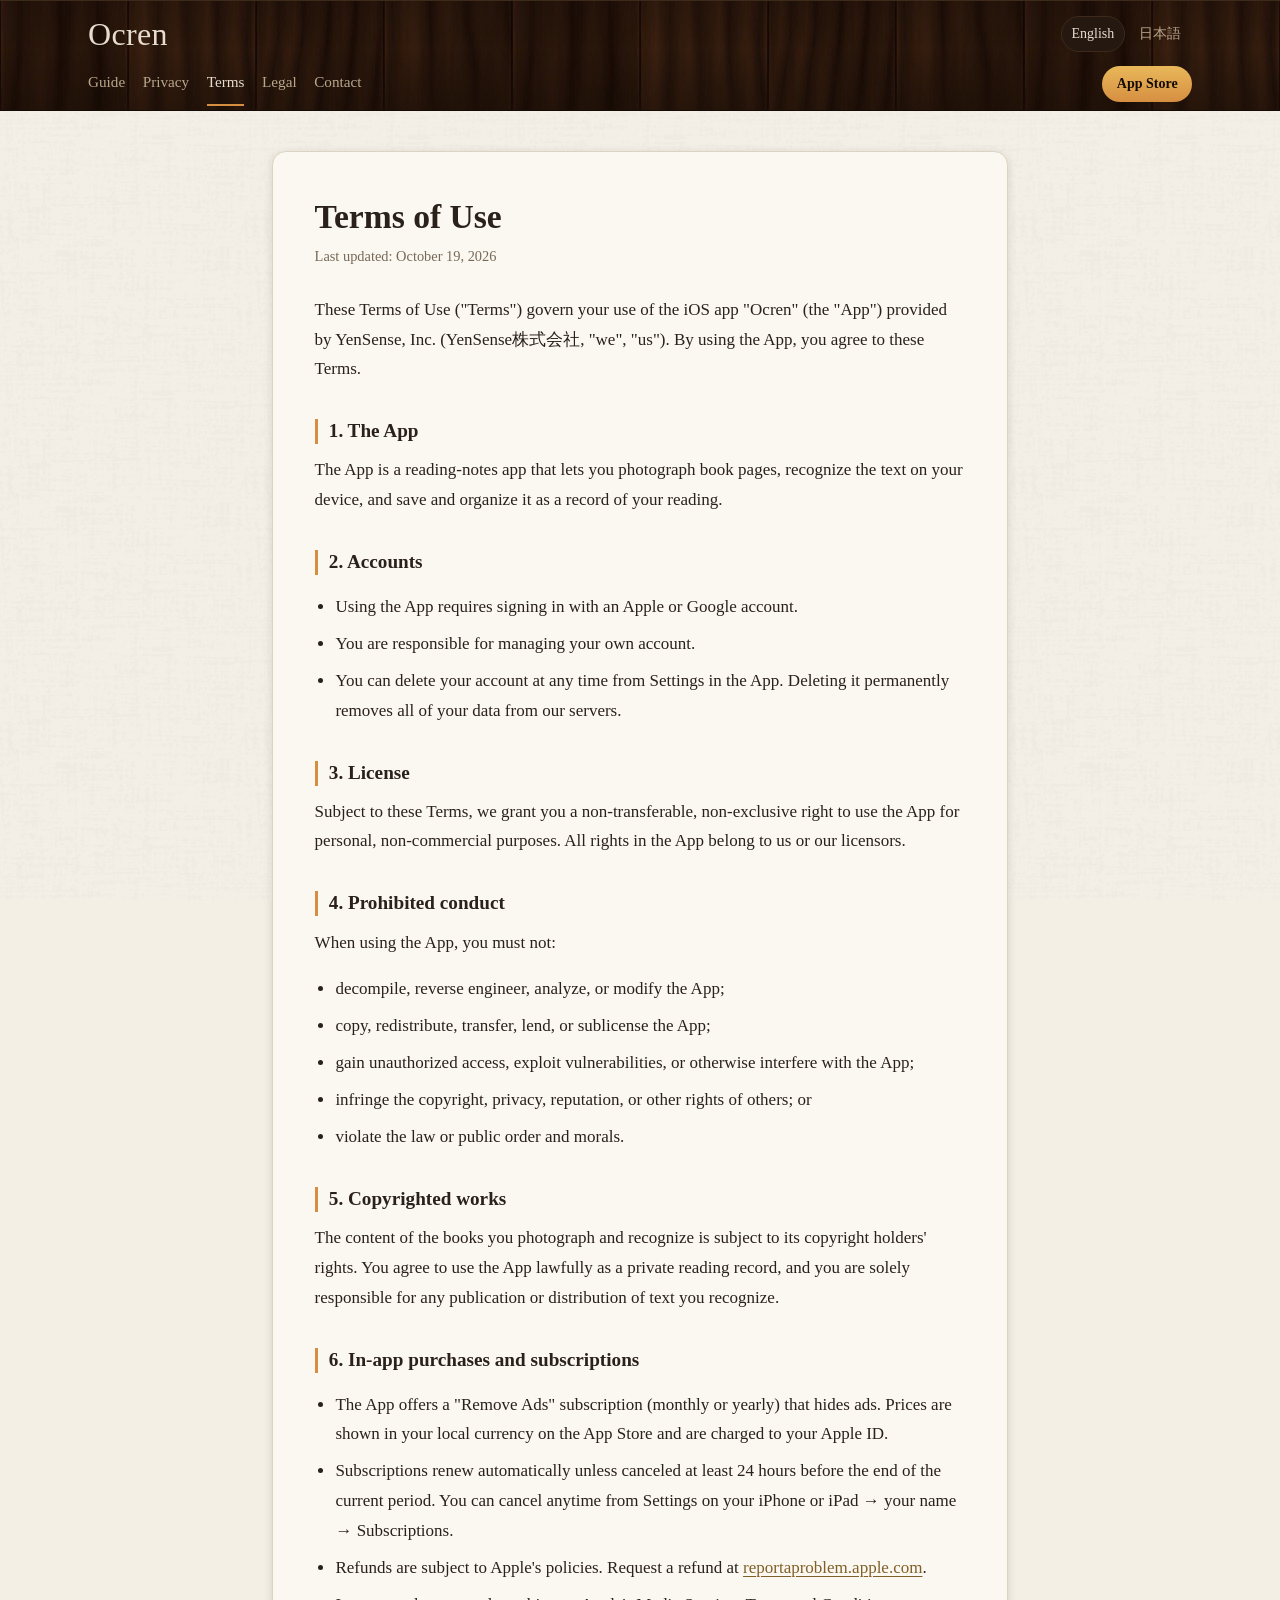
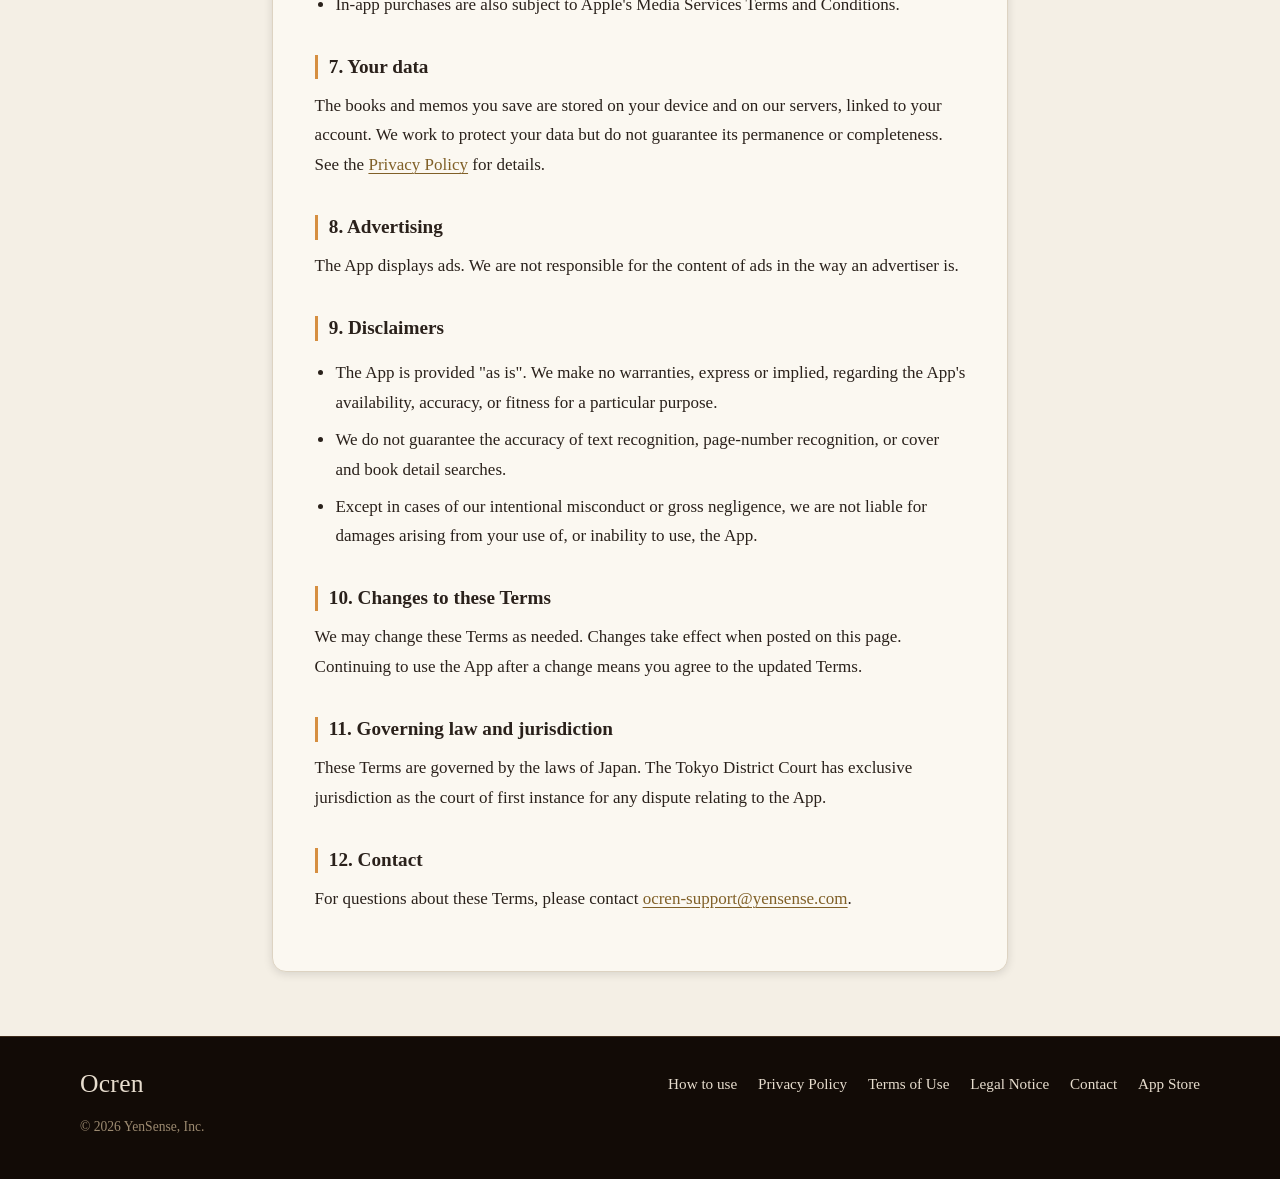
<file: terms/index.html>
<!doctype html>
<html lang="en">
<head>
<meta charset="utf-8">
<meta name="viewport" content="width=device-width, initial-scale=1">
<title>Terms of Use — Ocren</title>
<meta name="description" content="The terms of use for the Ocren app.">
<link rel="canonical" href="https://ocren.info/terms/">
<link rel="alternate" hreflang="en" href="https://ocren.info/terms/">
<link rel="alternate" hreflang="ja" href="https://ocren.info/ja/terms/">
<link rel="alternate" hreflang="x-default" href="https://ocren.info/terms/">
<meta name="theme-color" content="#1F130C">
<meta property="og:type" content="website">
<meta property="og:site_name" content="Ocren">
<meta property="og:title" content="Terms of Use — Ocren">
<meta property="og:description" content="The terms of use for the Ocren app.">
<meta property="og:url" content="https://ocren.info/terms/">
<meta property="og:image" content="https://ocren.info/assets/og-en.jpg">
<meta property="og:image:width" content="1200">
<meta property="og:image:height" content="630">
<meta property="og:image:alt" content="Ocren: a wooden bookshelf of books and a memo captured from a photographed page">
<meta property="og:locale" content="en_US">
<meta property="og:locale:alternate" content="ja_JP">
<meta name="twitter:card" content="summary_large_image">
<link rel="icon" href="../favicon.ico" sizes="32x32">
<link rel="icon" href="../assets/icon-192.png" type="image/png" sizes="192x192">
<link rel="apple-touch-icon" href="../apple-touch-icon.png">
<link rel="stylesheet" href="../assets/site.css">
</head>
<body>
<a class="skip" href="#main">Skip to content</a>
<header class="site-head wood">
  <div class="inner">
    <div class="head-row">
      <a class="wordmark" href="../">Ocren</a>
      <nav class="lang" aria-label="Language"><a class="en" href="./" hreflang="en" lang="en" aria-current="page">English</a><a class="ja" href="../ja/terms/" hreflang="ja" lang="ja">日本語</a></nav>
    </div>
    <nav class="primary-nav" aria-label="Main">
      <ul><li><a href="../guide/">Guide</a></li><li><a href="../privacy/">Privacy</a></li><li><a href="./" aria-current="page">Terms</a></li><li><a href="../legal/">Legal</a></li><li><a href="../#contact">Contact</a></li><li class="store-item"><a href="https://apps.apple.com/app/id6767999443">App Store</a></li></ul>
    </nav>
  </div>
</header>
<main id="main" class="doc">
  <article>
  <h1>Terms of Use</h1>
  <p class="updated">Last updated: October 19, 2026</p>

  <p>These Terms of Use ("Terms") govern your use of the iOS app "Ocren" (the "App") provided by YenSense, Inc. (YenSense株式会社, "we", "us"). By using the App, you agree to these Terms.</p>

  <h2>1. The App</h2>
  <p>The App is a reading-notes app that lets you photograph book pages, recognize the text on your device, and save and organize it as a record of your reading.</p>

  <h2>2. Accounts</h2>
  <ul>
    <li>Using the App requires signing in with an Apple or Google account.</li>
    <li>You are responsible for managing your own account.</li>
    <li>You can delete your account at any time from Settings in the App. Deleting it permanently removes all of your data from our servers.</li>
  </ul>

  <h2>3. License</h2>
  <p>Subject to these Terms, we grant you a non-transferable, non-exclusive right to use the App for personal, non-commercial purposes. All rights in the App belong to us or our licensors.</p>

  <h2>4. Prohibited conduct</h2>
  <p>When using the App, you must not:</p>
  <ul>
    <li>decompile, reverse engineer, analyze, or modify the App;</li>
    <li>copy, redistribute, transfer, lend, or sublicense the App;</li>
    <li>gain unauthorized access, exploit vulnerabilities, or otherwise interfere with the App;</li>
    <li>infringe the copyright, privacy, reputation, or other rights of others; or</li>
    <li>violate the law or public order and morals.</li>
  </ul>

  <h2>5. Copyrighted works</h2>
  <p>The content of the books you photograph and recognize is subject to its copyright holders' rights. You agree to use the App lawfully as a private reading record, and you are solely responsible for any publication or distribution of text you recognize.</p>

  <h2>6. In-app purchases and subscriptions</h2>
  <ul>
    <li>The App offers a "Remove Ads" subscription (monthly or yearly) that hides ads. Prices are shown in your local currency on the App Store and are charged to your Apple ID.</li>
    <li>Subscriptions renew automatically unless canceled at least 24 hours before the end of the current period. You can cancel anytime from Settings on your iPhone or iPad → your name → Subscriptions.</li>
    <li>Refunds are subject to Apple's policies. Request a refund at <a href="https://reportaproblem.apple.com" target="_blank" rel="noopener">reportaproblem.apple.com</a>.</li>
    <li>In-app purchases are also subject to Apple's Media Services Terms and Conditions.</li>
  </ul>

  <h2>7. Your data</h2>
  <p>The books and memos you save are stored on your device and on our servers, linked to your account. We work to protect your data but do not guarantee its permanence or completeness. See the <a href="../privacy/">Privacy Policy</a> for details.</p>

  <h2>8. Advertising</h2>
  <p>The App displays ads. We are not responsible for the content of ads in the way an advertiser is.</p>

  <h2>9. Disclaimers</h2>
  <ul>
    <li>The App is provided "as is". We make no warranties, express or implied, regarding the App's availability, accuracy, or fitness for a particular purpose.</li>
    <li>We do not guarantee the accuracy of text recognition, page-number recognition, or cover and book detail searches.</li>
    <li>Except in cases of our intentional misconduct or gross negligence, we are not liable for damages arising from your use of, or inability to use, the App.</li>
  </ul>

  <h2>10. Changes to these Terms</h2>
  <p>We may change these Terms as needed. Changes take effect when posted on this page. Continuing to use the App after a change means you agree to the updated Terms.</p>

  <h2>11. Governing law and jurisdiction</h2>
  <p>These Terms are governed by the laws of Japan. The Tokyo District Court has exclusive jurisdiction as the court of first instance for any dispute relating to the App.</p>

  <h2>12. Contact</h2>
  <p>For questions about these Terms, please contact <a href="mailto:ocren-support@yensense.com">ocren-support@yensense.com</a>.</p>
  </article>
</main>

<footer class="site-foot">
  <div class="inner">
    <a class="wordmark" href="../">Ocren</a>
    <nav aria-label="Site"><ul><li><a href="../guide/">How to use</a></li><li><a href="../privacy/">Privacy Policy</a></li><li><a href="./">Terms of Use</a></li><li><a href="../legal/">Legal Notice</a></li><li><a href="mailto:ocren-support@yensense.com">Contact</a></li><li><a href="https://apps.apple.com/app/id6767999443">App Store</a></li></ul></nav>
    <p class="copy">&copy; 2026 YenSense, Inc.</p>
  </div>
</footer>
</body>
</html>
</file>
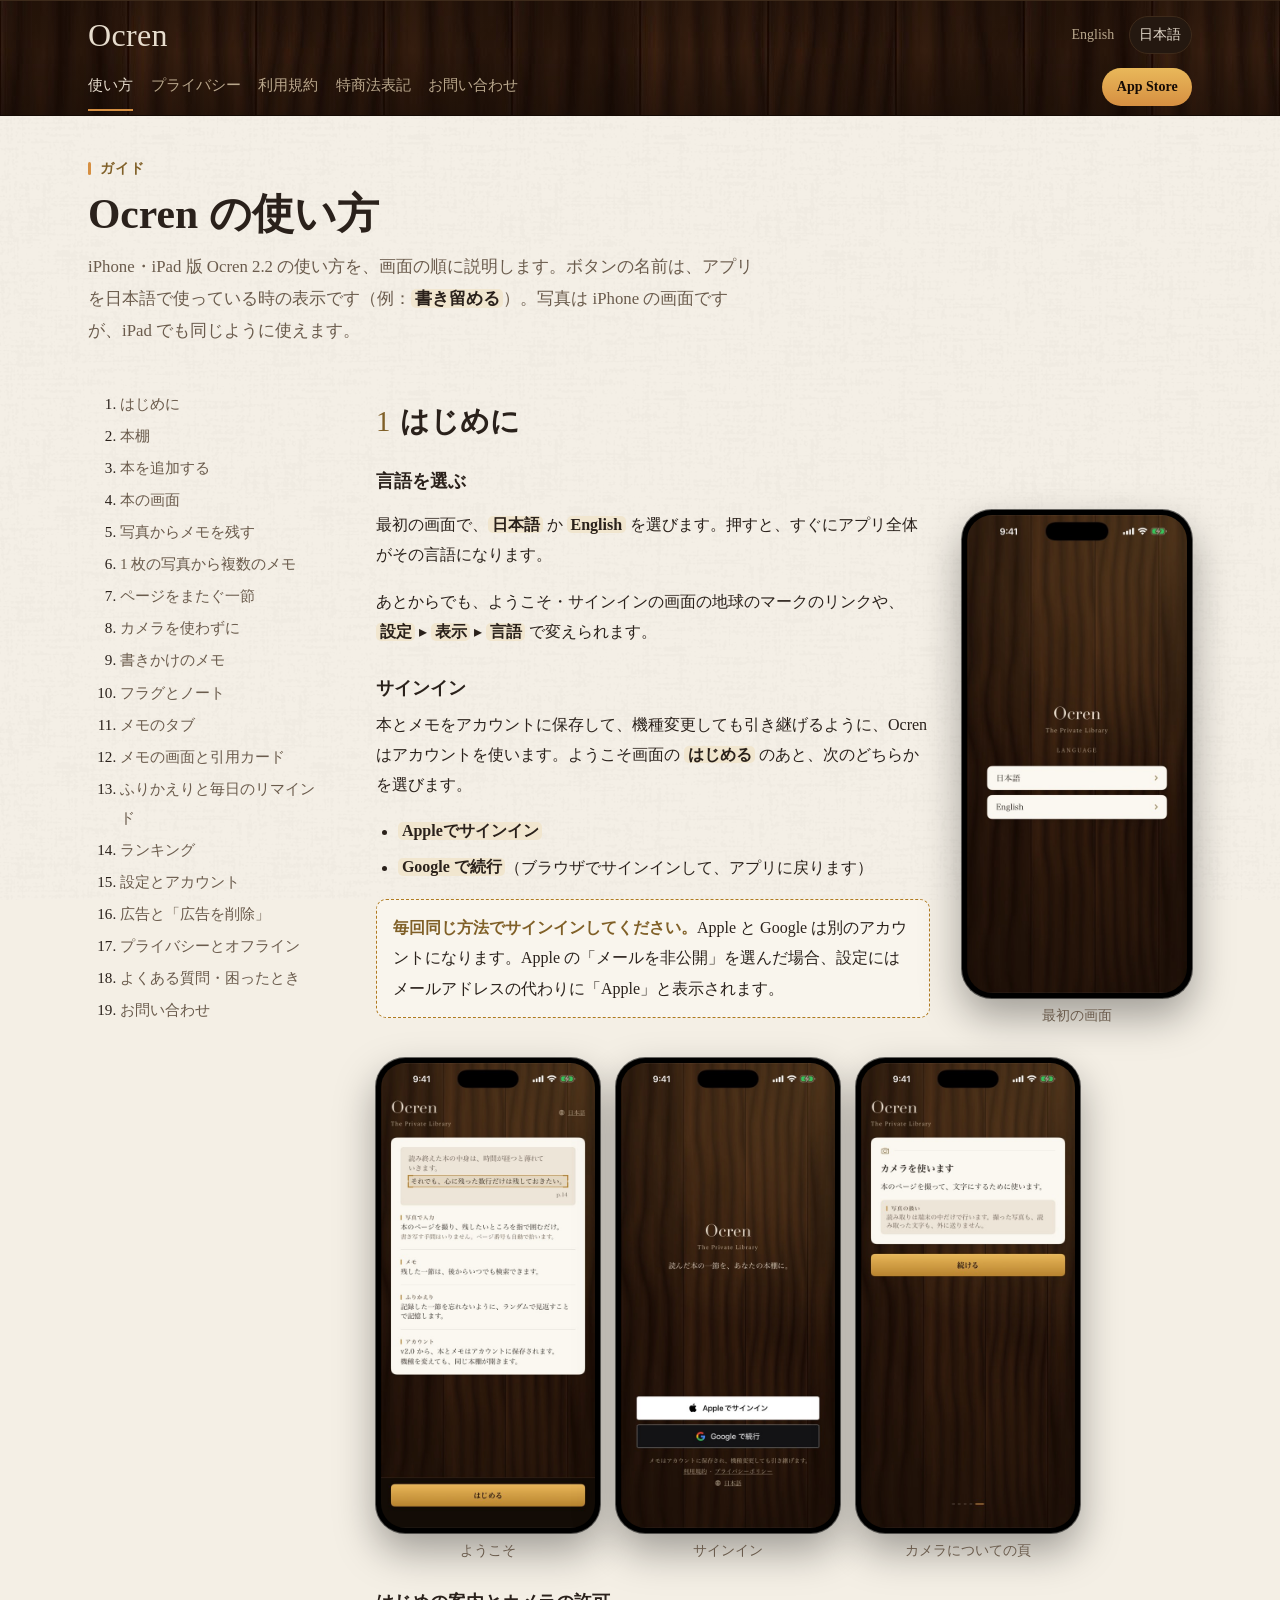
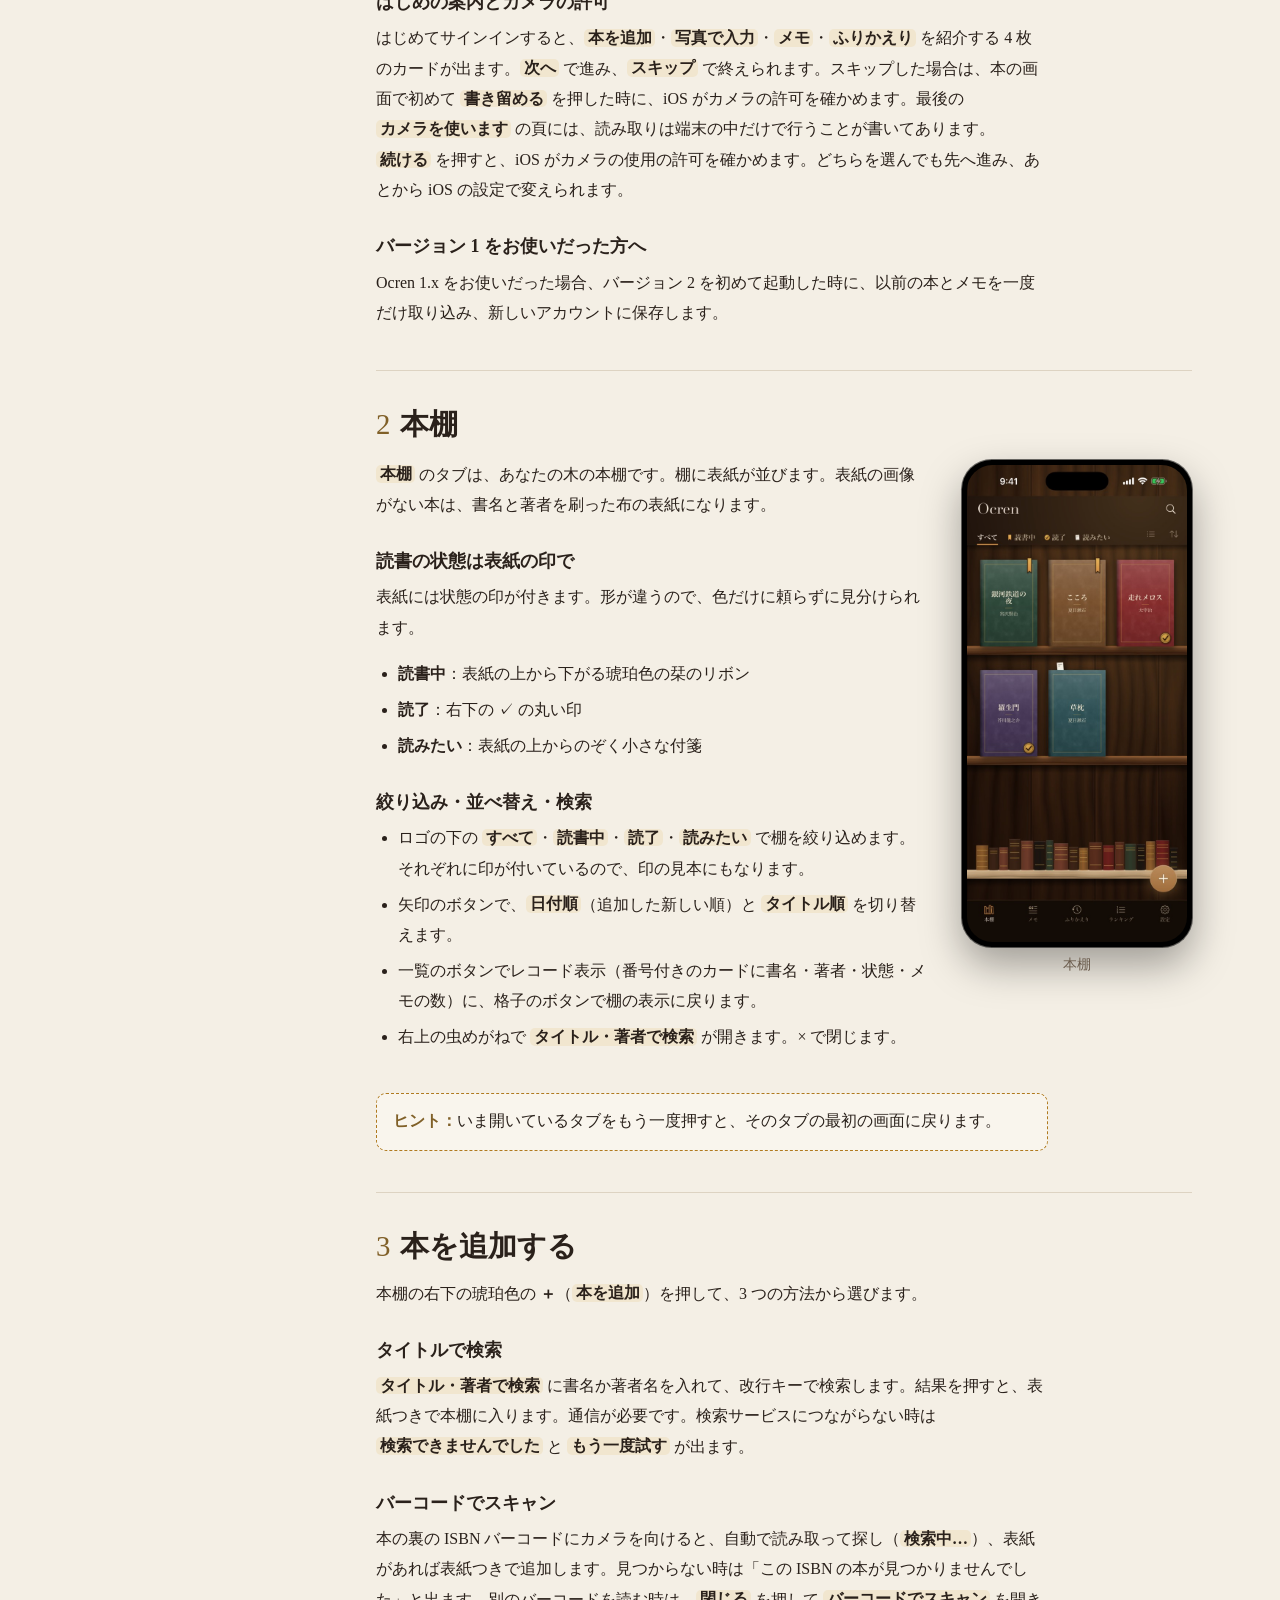
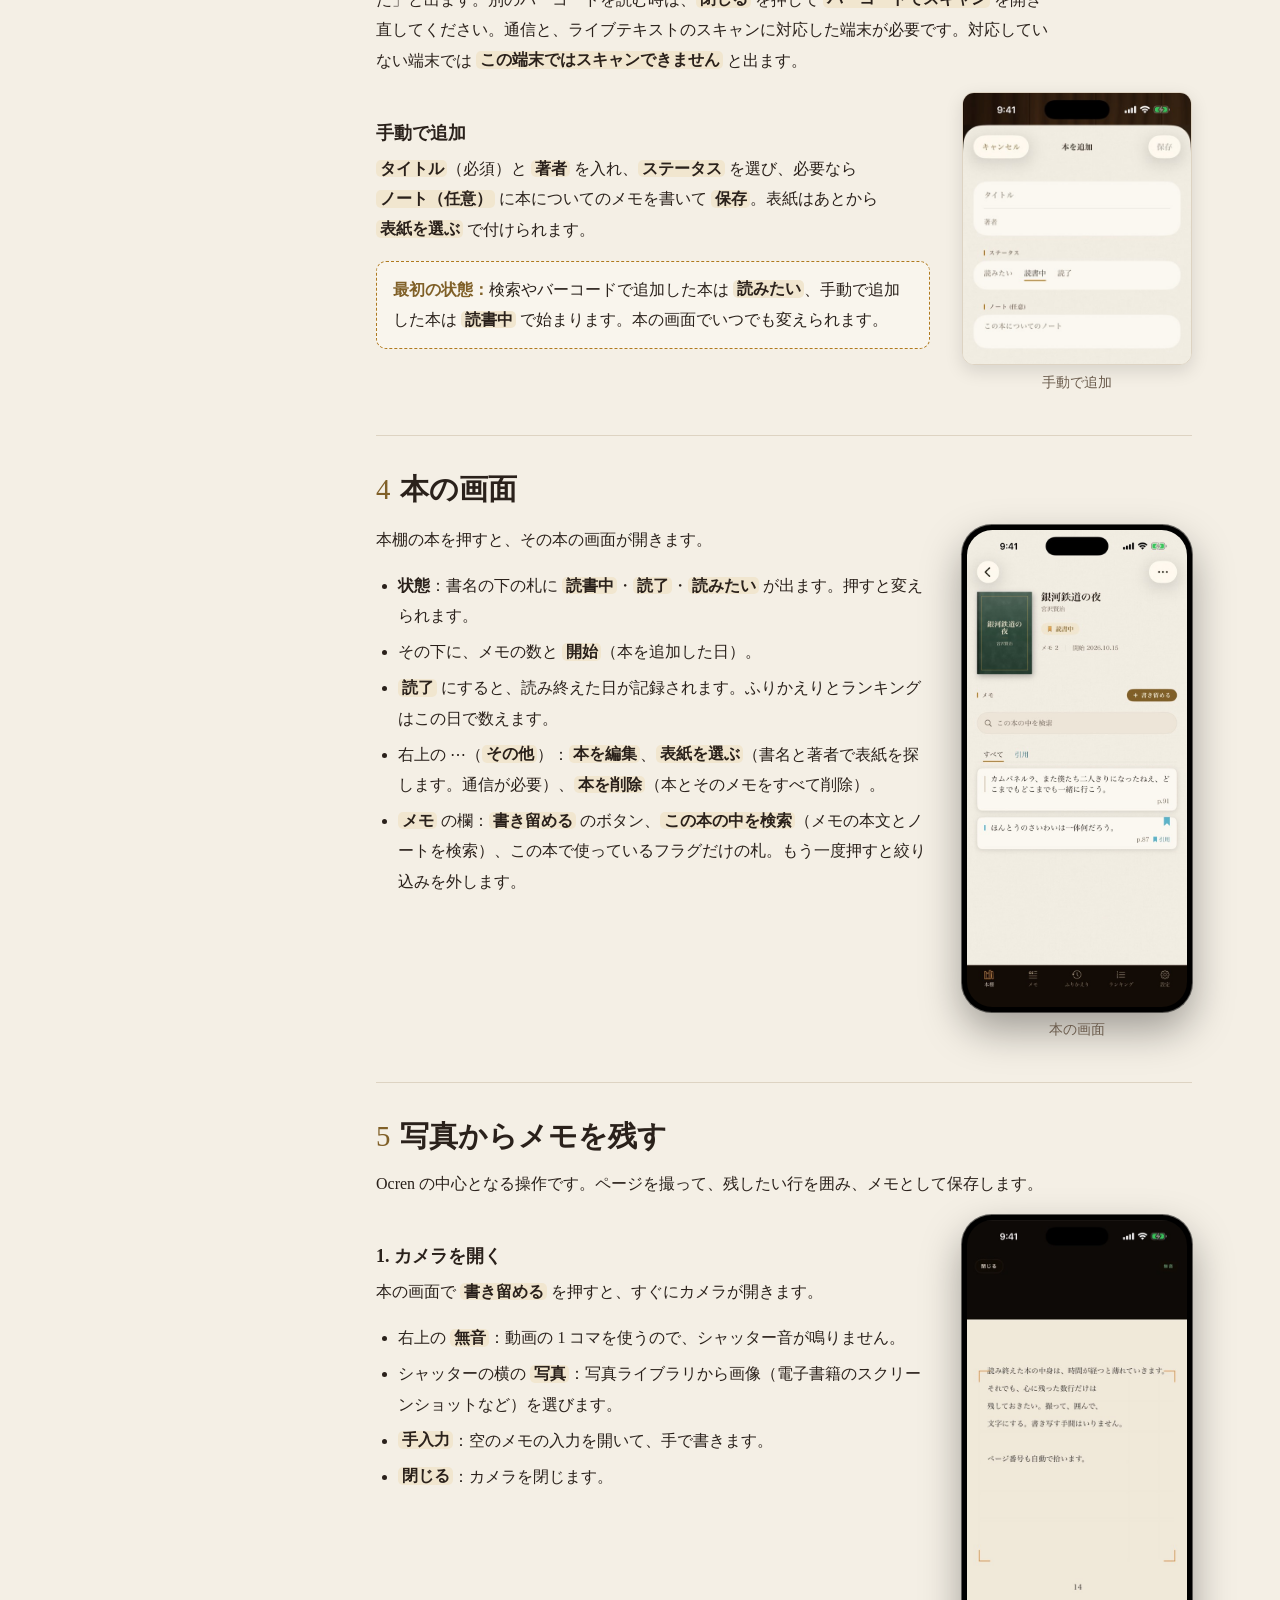
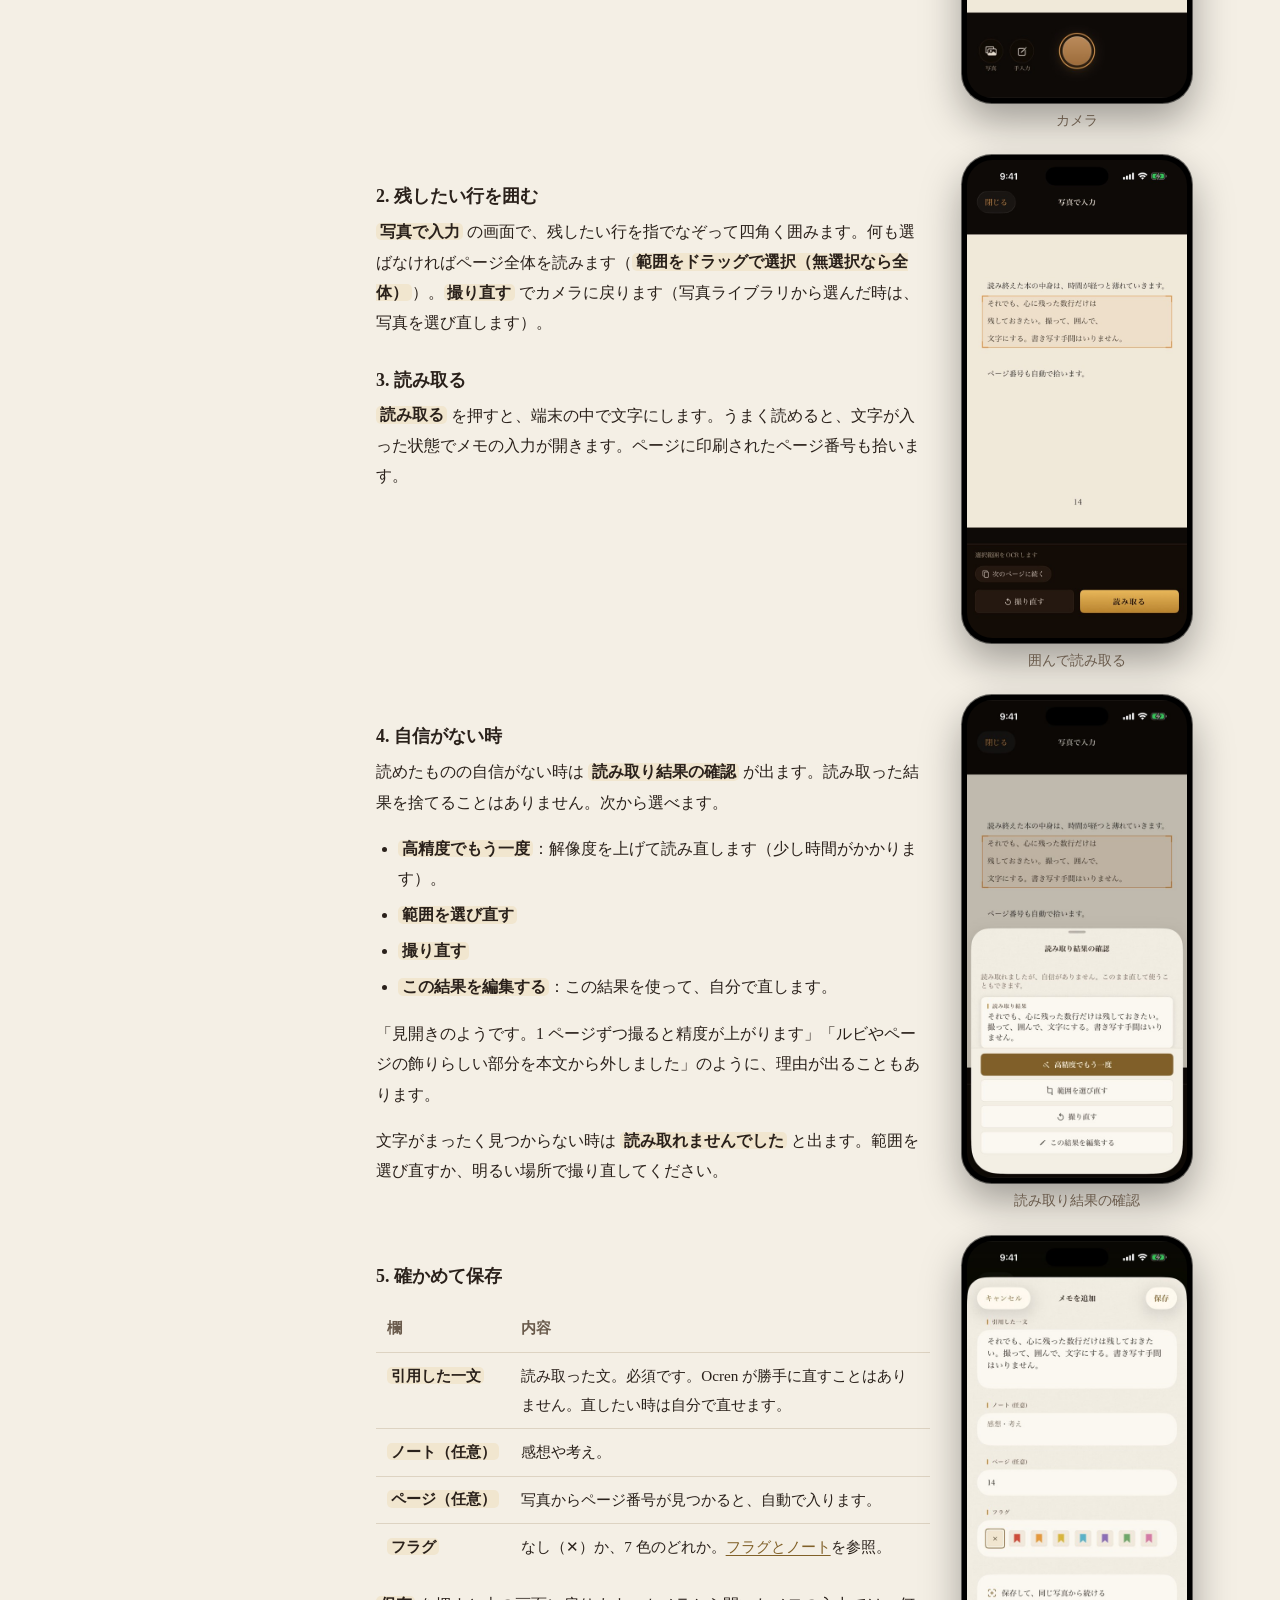
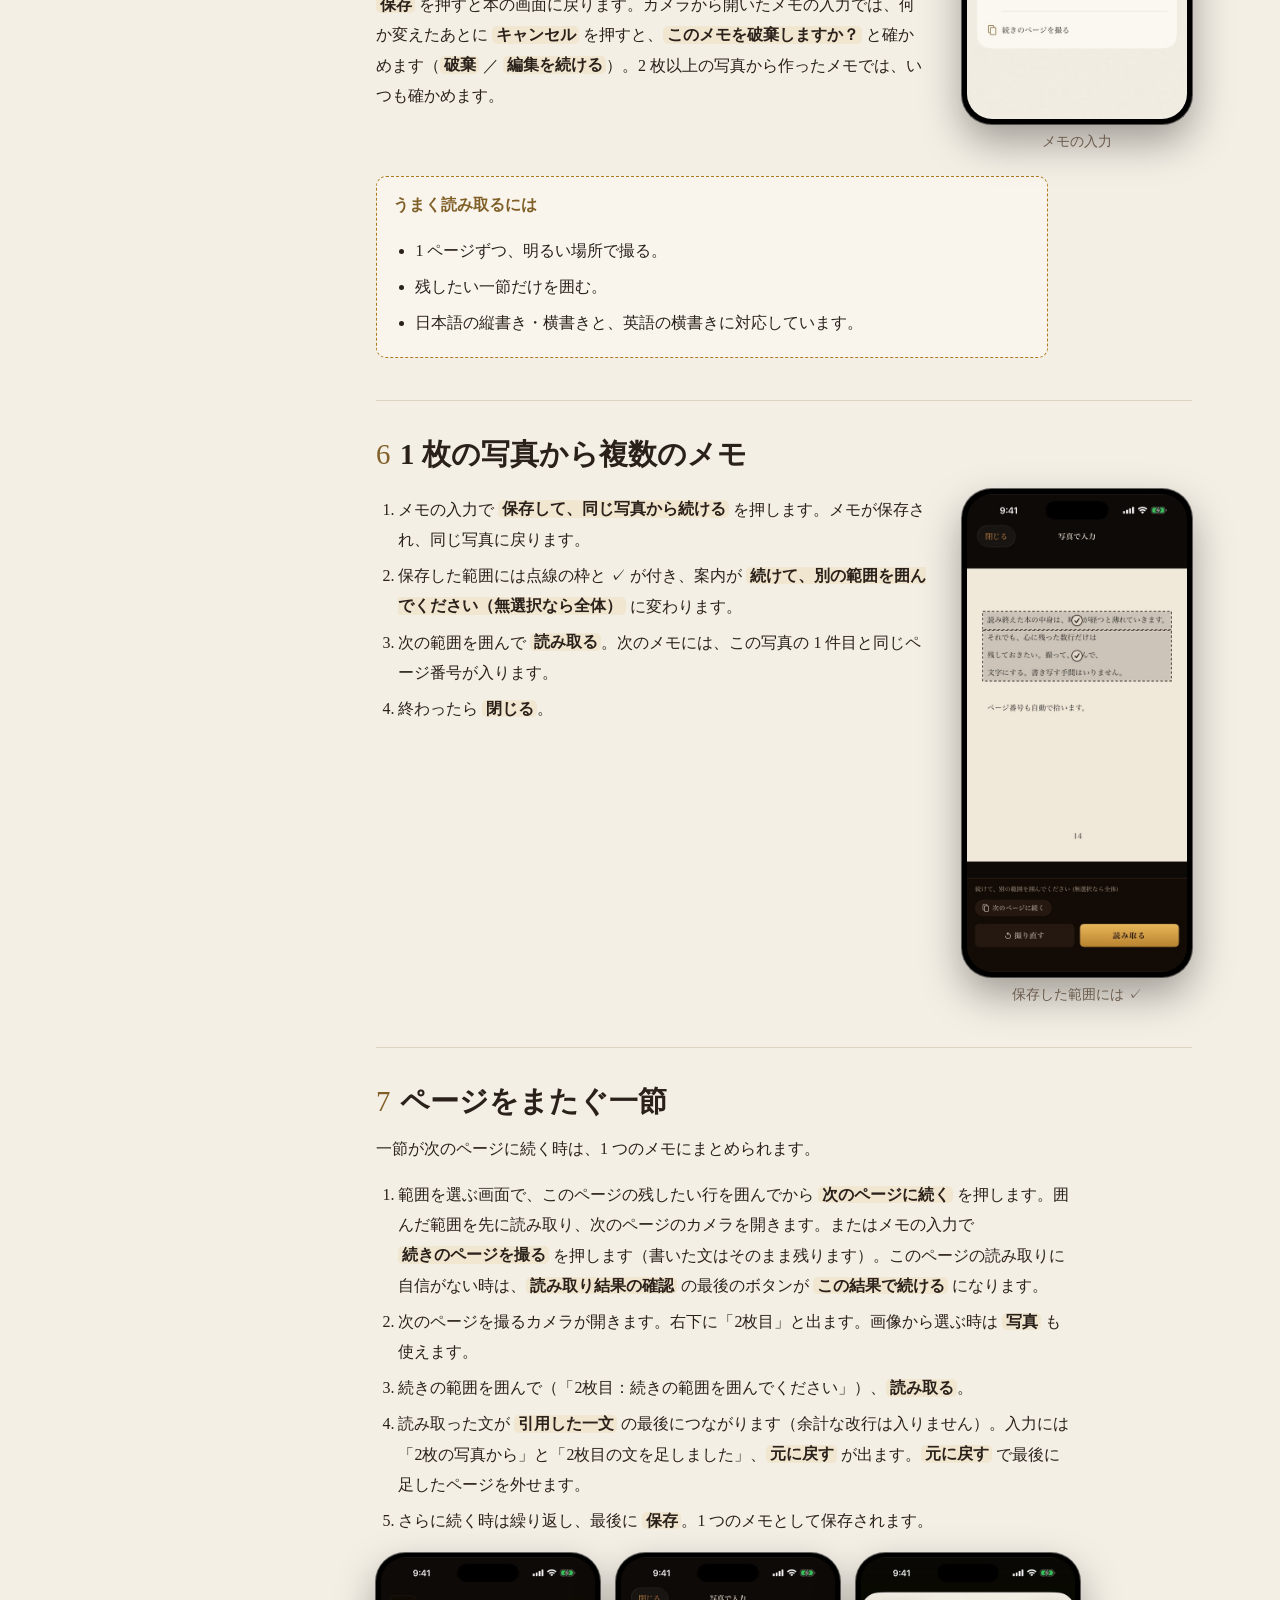
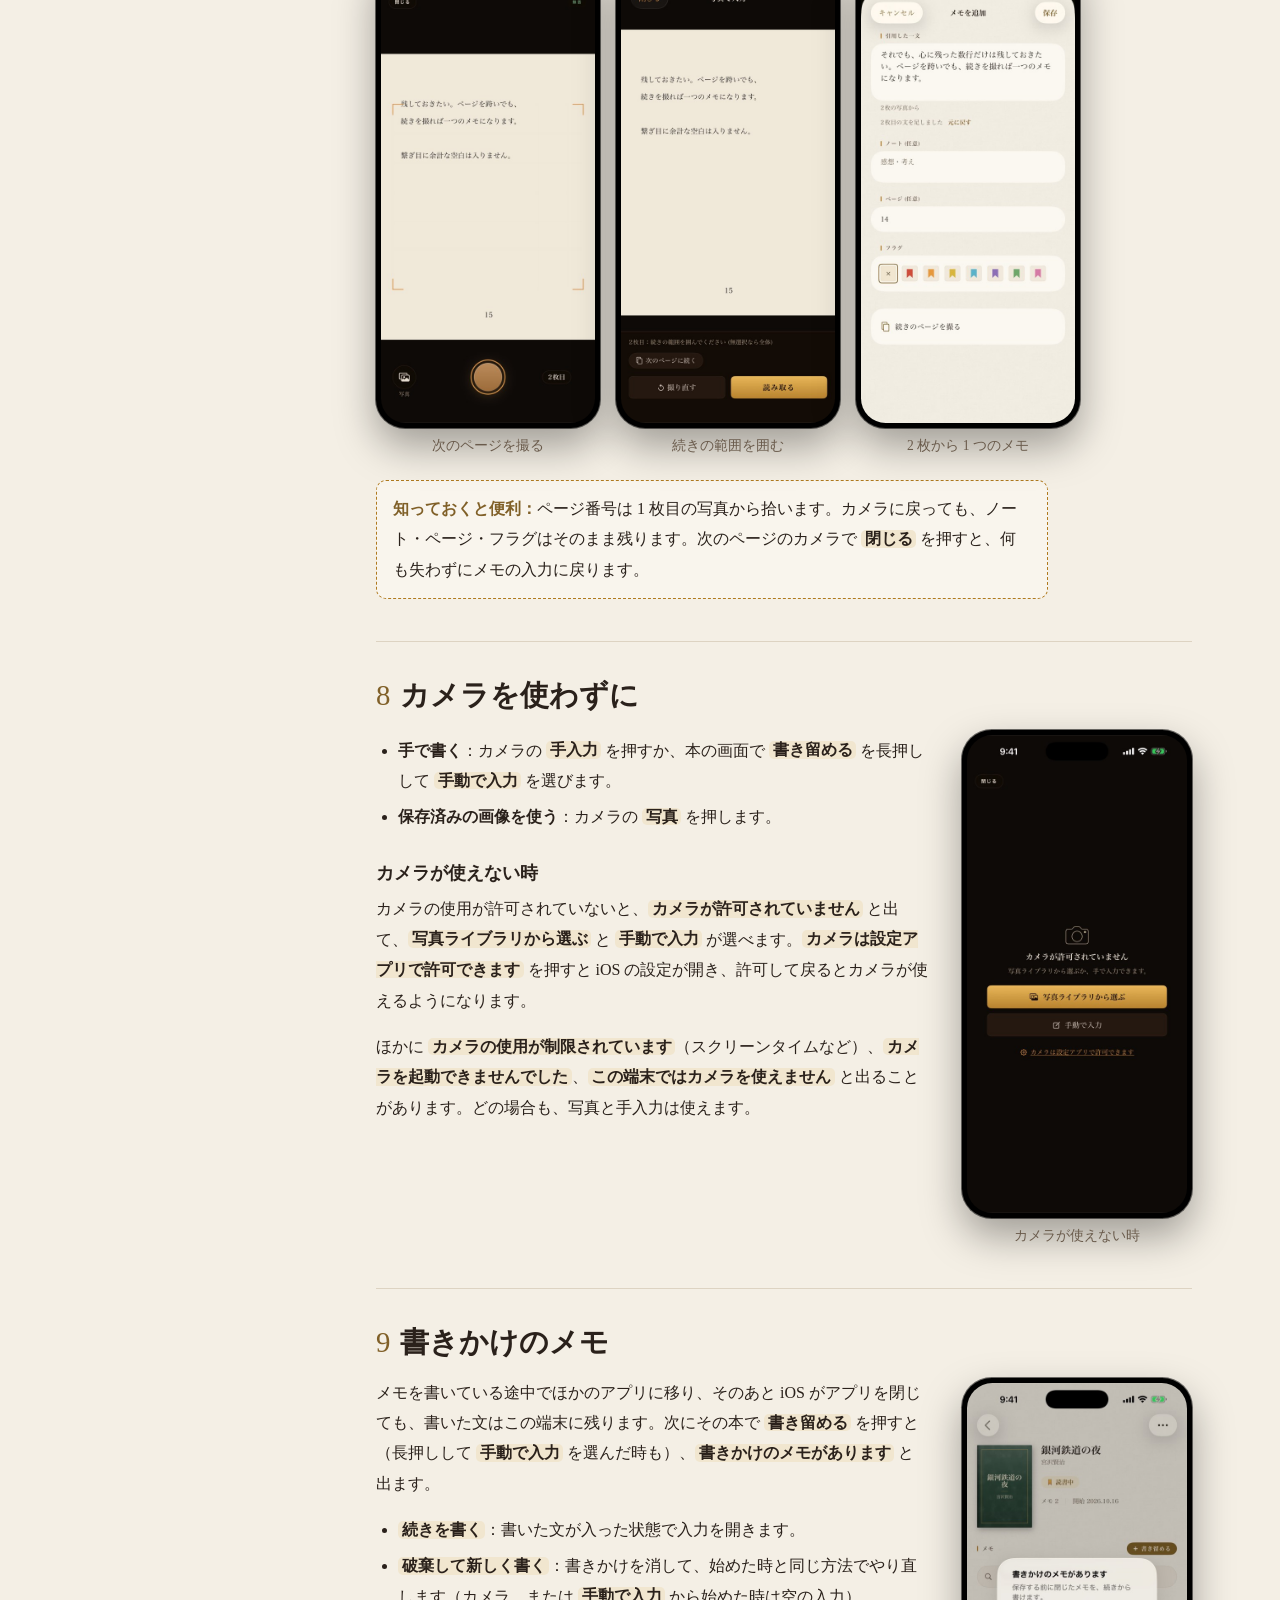
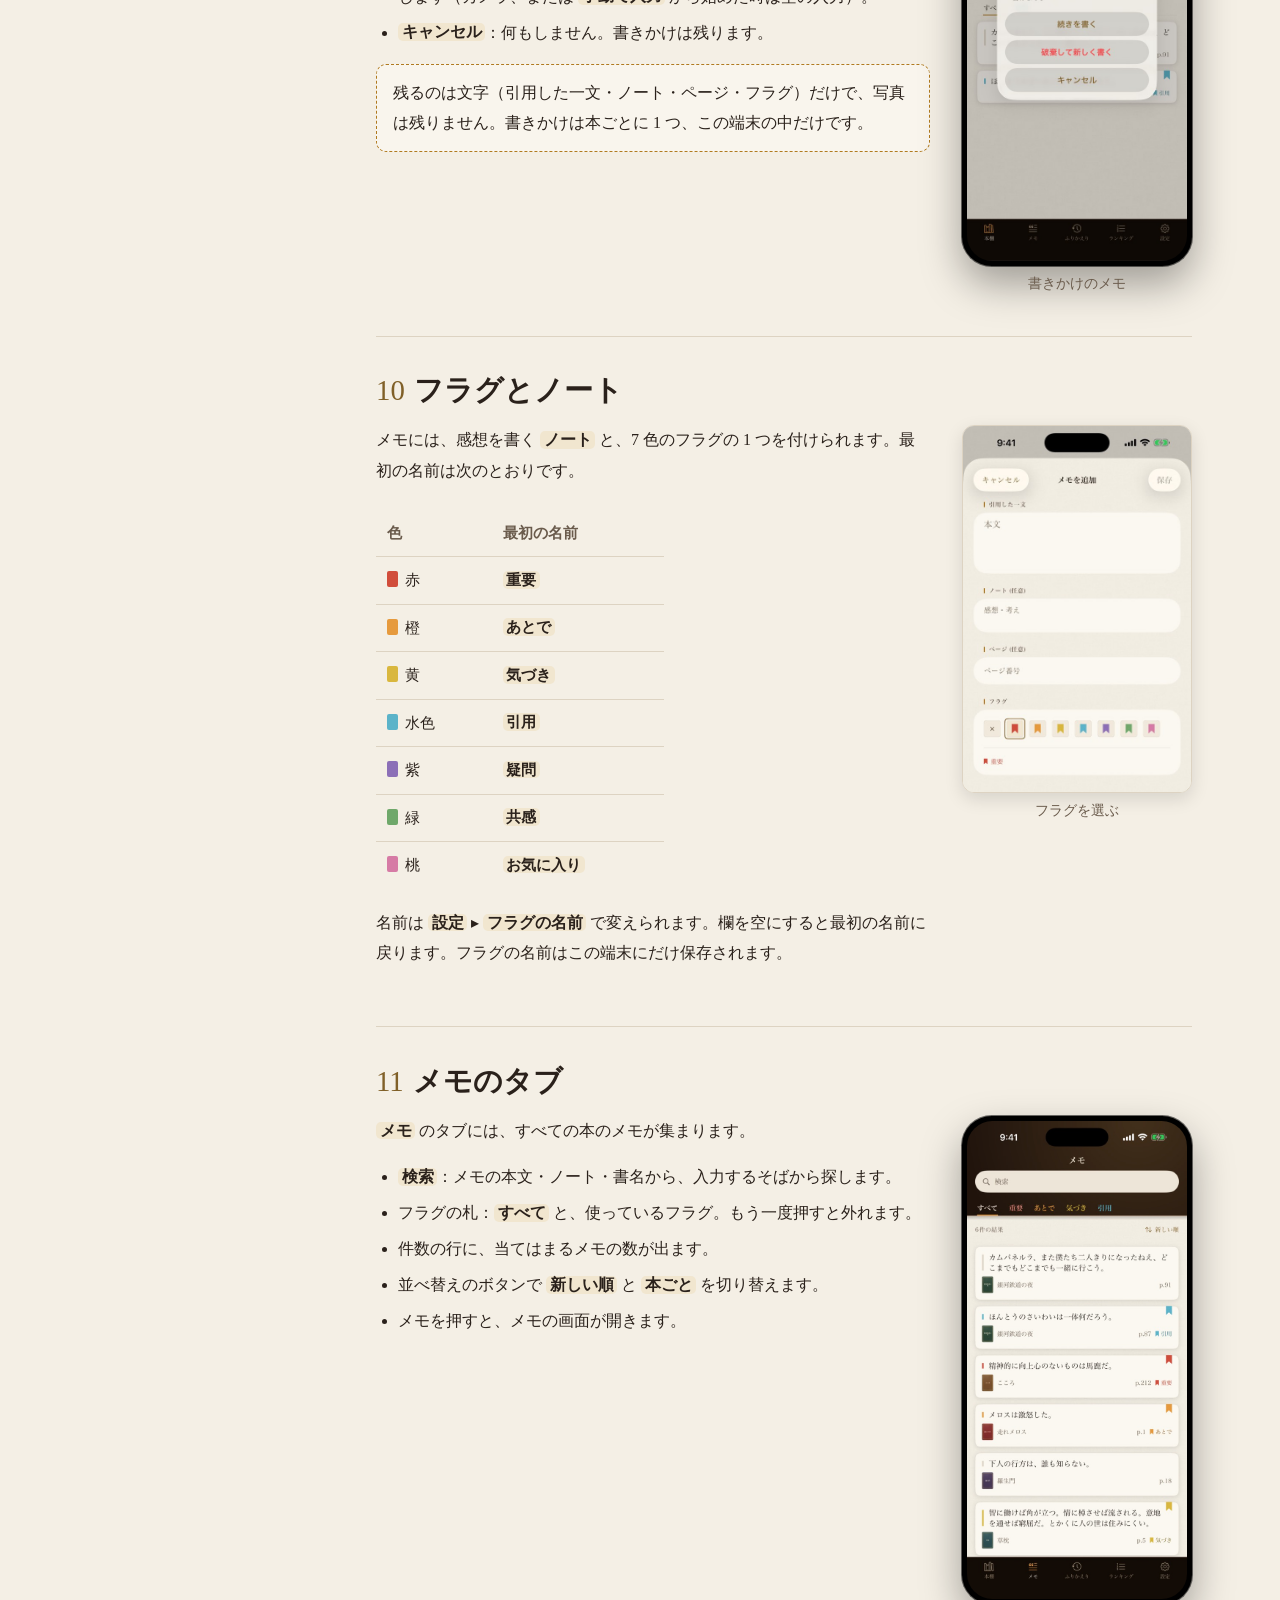
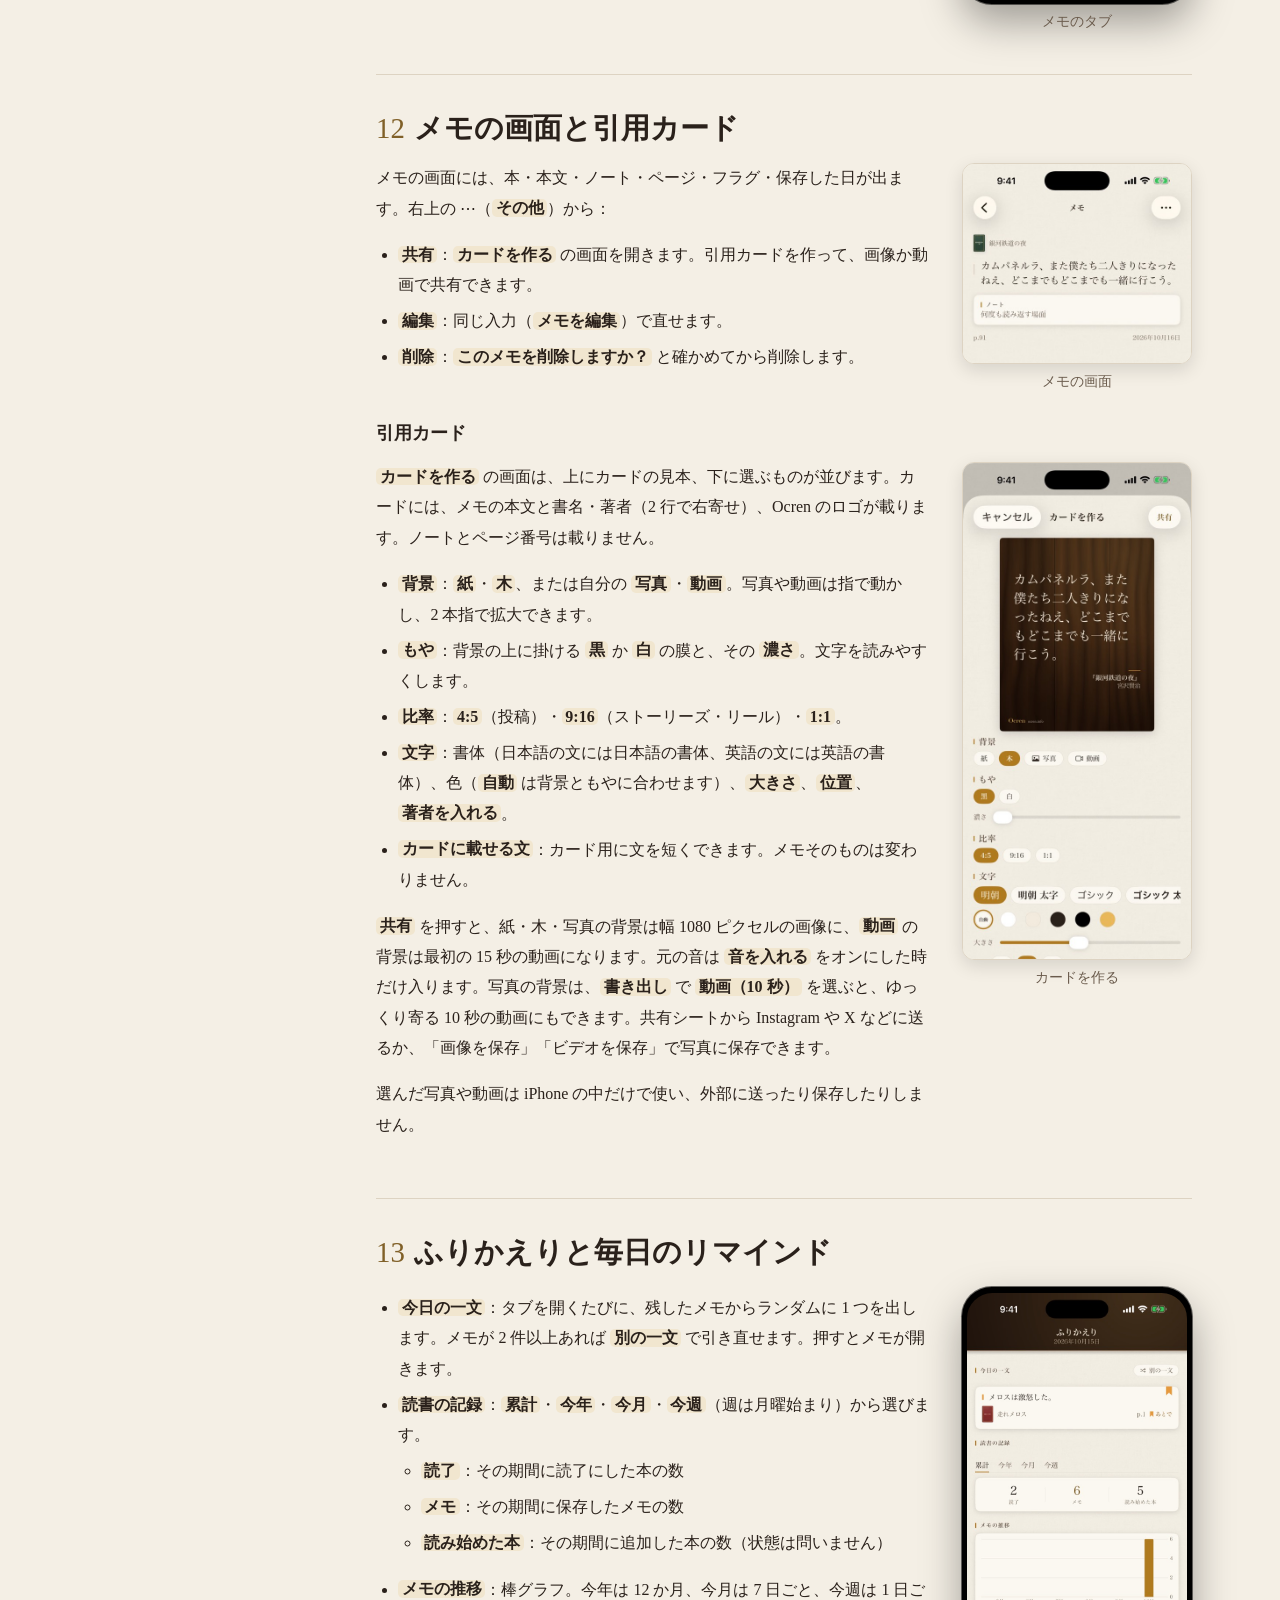
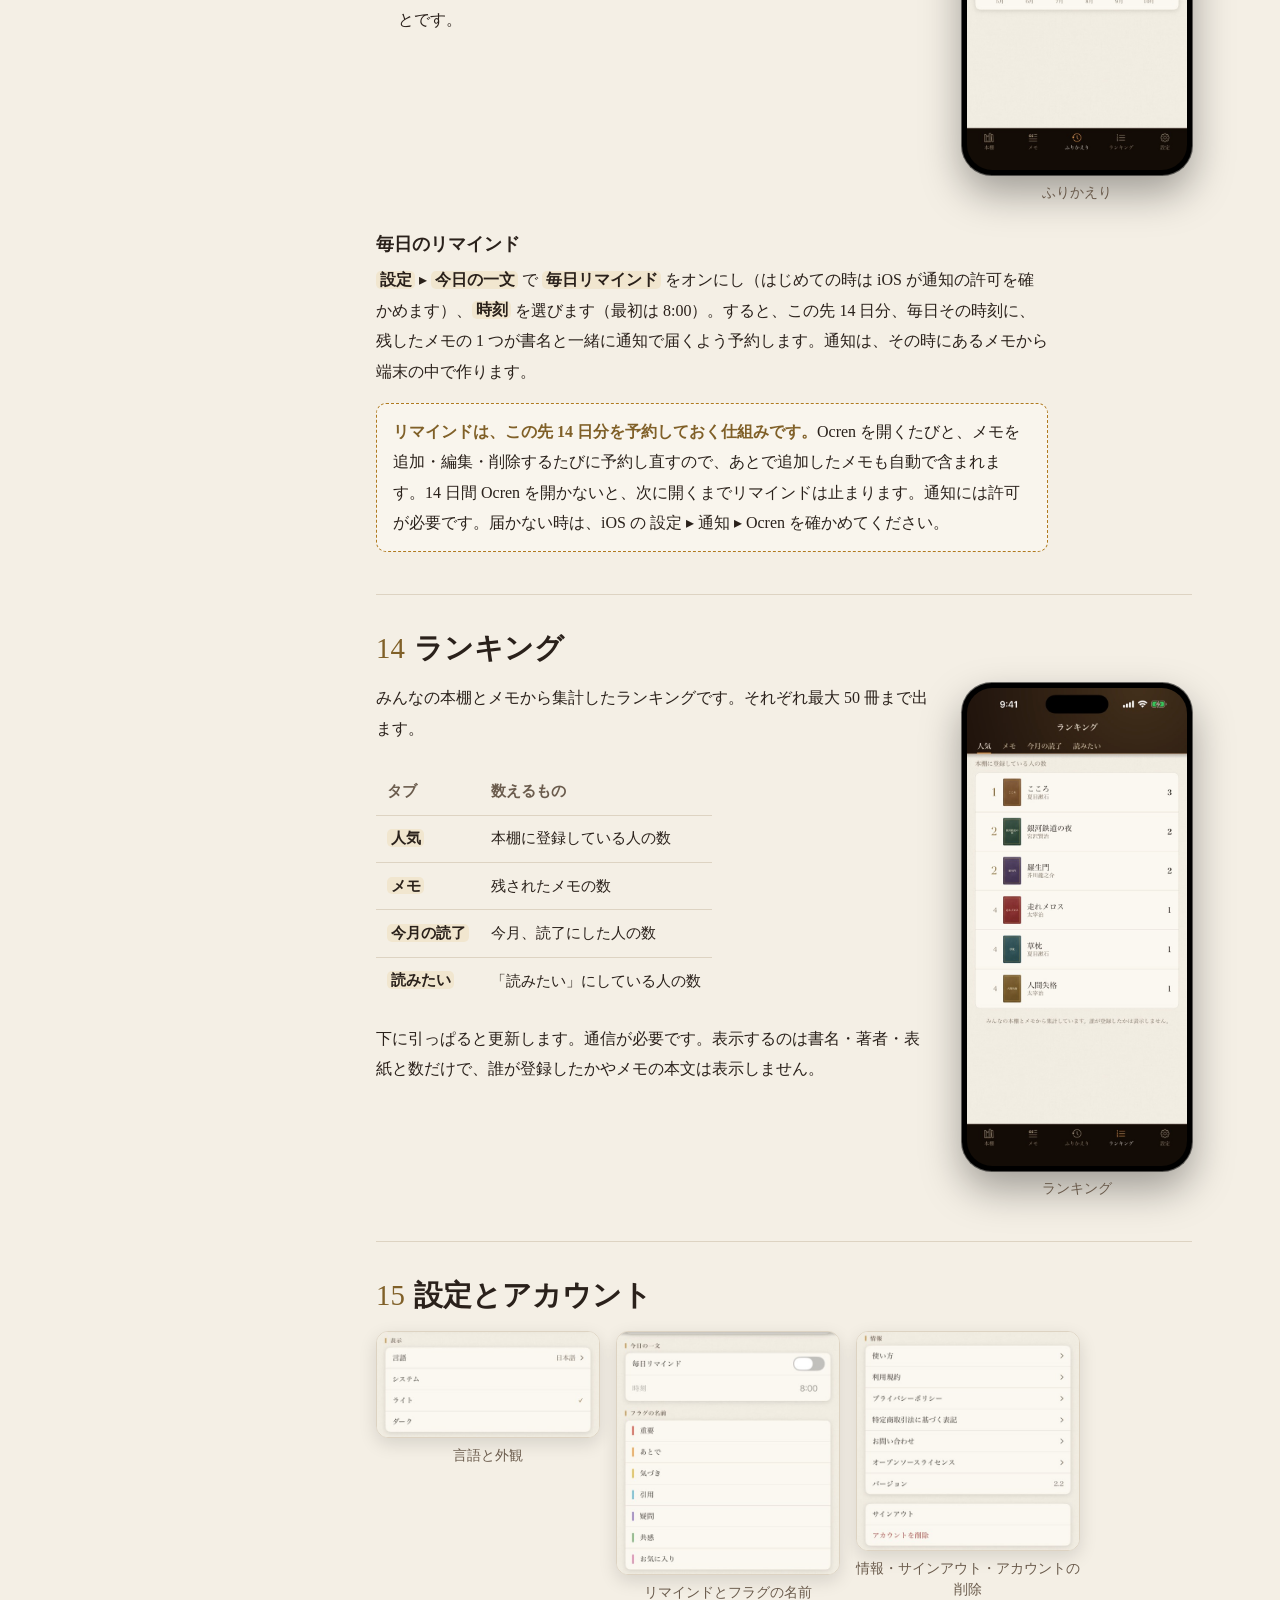
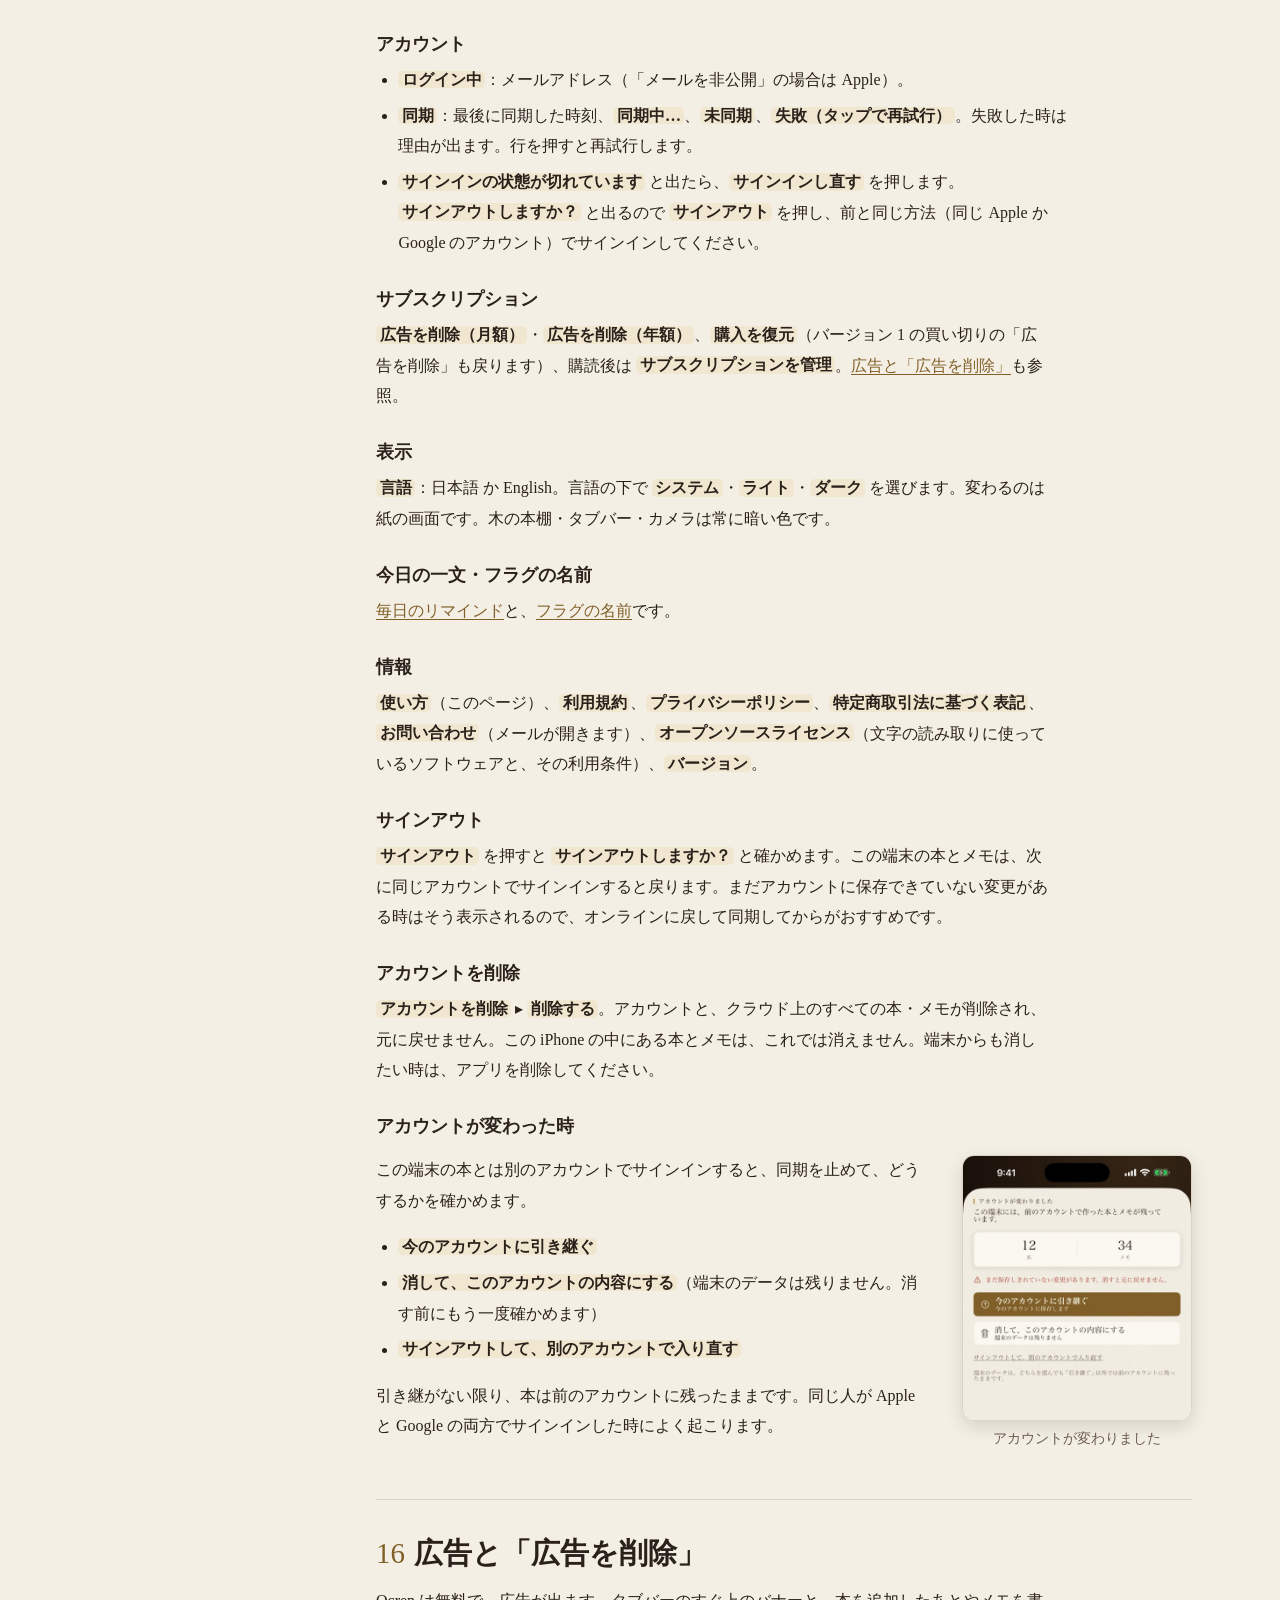
<file: ja/guide/index.html>
<!doctype html>
<html lang="ja">
<head>
<meta charset="utf-8">
<meta name="viewport" content="width=device-width, initial-scale=1">
<title>Ocren の使い方 — ガイド</title>
<meta name="description" content="Ocren の使い方を画面の順に説明します。本の追加、写真からのメモ、ページをまたぐ一節、フラグとノート、ふりかえり、ランキング、設定、困ったときの対処。">
<link rel="canonical" href="https://ocren.info/ja/guide/">
<link rel="alternate" hreflang="en" href="https://ocren.info/guide/">
<link rel="alternate" hreflang="ja" href="https://ocren.info/ja/guide/">
<link rel="alternate" hreflang="x-default" href="https://ocren.info/guide/">
<meta name="theme-color" content="#1F130C">
<meta property="og:type" content="website">
<meta property="og:site_name" content="Ocren">
<meta property="og:title" content="Ocren の使い方 — ガイド">
<meta property="og:description" content="Ocren の使い方を画面の順に説明します。本の追加、写真からのメモ、ページをまたぐ一節、フラグとノート、ふりかえり、ランキング、設定、困ったときの対処。">
<meta property="og:url" content="https://ocren.info/ja/guide/">
<meta property="og:image" content="https://ocren.info/assets/og-ja.jpg">
<meta property="og:image:width" content="1200">
<meta property="og:image:height" content="630">
<meta property="og:image:alt" content="Ocren：木の本棚に並ぶ本と、撮ったページから残したメモ">
<meta property="og:locale" content="ja_JP">
<meta property="og:locale:alternate" content="en_US">
<meta name="twitter:card" content="summary_large_image">
<link rel="icon" href="../../favicon.ico" sizes="32x32">
<link rel="icon" href="../../assets/icon-192.png" type="image/png" sizes="192x192">
<link rel="apple-touch-icon" href="../../apple-touch-icon.png">
<link rel="stylesheet" href="../../assets/site.css">
<script type="application/ld+json">
{
 "@context": "https://schema.org",
 "@graph": [
  {
   "@type": "FAQPage",
   "@id": "https://ocren.info/ja/guide/#faq",
   "inLanguage": "ja",
   "mainEntity": [
    {
     "@type": "Question",
     "name": "写真や読み取った文字は送信されますか？",
     "acceptedAnswer": {
      "@type": "Answer",
      "text": "いいえ。文字の読み取りは端末の中だけで行います。写真は作業中にメモリに置くだけで、保存しません。メモとして保存した文は、機種変更しても引き継げるようアカウントに保存されます。"
     }
    },
    {
     "@type": "Question",
     "name": "機内モードでも使えますか？",
     "acceptedAnswer": {
      "@type": "Answer",
      "text": "はい。撮影・読み取り・メモの保存・編集・検索はオフラインで使えます。変更は通信が戻ると同期します。サインイン、本の検索、バーコードの照会、表紙を選ぶ、ランキング、購入には通信が必要です。"
     }
    },
    {
     "@type": "Question",
     "name": "「カメラが許可されていません」と出る",
     "acceptedAnswer": {
      "@type": "Answer",
      "text": "カメラは設定アプリで許可できます を押すか、iOS の 設定 ▸ Ocren でカメラをオンにしてください。それまでも 写真 や 手入力 で書けます。"
     }
    },
    {
     "@type": "Question",
     "name": "カメラを使わずにメモを書きたい",
     "acceptedAnswer": {
      "@type": "Answer",
      "text": "本の画面で 書き留める を長押しして 手動で入力 を選びます。カメラの 手入力 でも書けます。"
     }
    },
    {
     "@type": "Question",
     "name": "電子書籍のスクリーンショットは使えますか？",
     "acceptedAnswer": {
      "@type": "Answer",
      "text": "はい。カメラの 写真 から選べます。"
     }
    },
    {
     "@type": "Question",
     "name": "うまく読み取れない",
     "acceptedAnswer": {
      "@type": "Answer",
      "text": "1 ページずつ明るい場所で撮り、残したいところだけを囲んでください。自信がない時は 高精度でもう一度・範囲を選び直す・撮り直す、または この結果を編集する を選べます。読み取った文は自動で直さないので、保存の前に自分で直せます。日本語の縦書き・横書きと、英語の横書きに対応しています。"
     }
    },
    {
     "@type": "Question",
     "name": "ページ番号が入らない・違う",
     "acceptedAnswer": {
      "@type": "Answer",
      "text": "ページ（任意） に入力してください。自動で拾うのは 1 枚目の写真だけです。"
     }
    },
    {
     "@type": "Question",
     "name": "バーコードで本が見つからない",
     "acceptedAnswer": {
      "@type": "Answer",
      "text": "タイトルで検索 か 手動で追加 をお使いください。別のバーコードを読む時は、スキャンの画面を一度閉じて開き直してください。"
     }
    },
    {
     "@type": "Question",
     "name": "検索やバーコードで追加した本が「読みたい」になる",
     "acceptedAnswer": {
      "@type": "Answer",
      "text": "最初の状態です。本の画面の状態の札を押すと、読書中 や 読了 に変えられます。"
     }
    },
    {
     "@type": "Question",
     "name": "機種変更したら本棚が空になった",
     "acceptedAnswer": {
      "@type": "Answer",
      "text": "前と同じ方法でサインインしてください。Apple と Google は別のアカウントです。いまのアカウントは 設定 ▸ アカウント ▸ ログイン中 で確かめられます。"
     }
    },
    {
     "@type": "Question",
     "name": "同期が「失敗（タップで再試行）」／「サインインの状態が切れています」",
     "acceptedAnswer": {
      "@type": "Answer",
      "text": "その行を押すと再試行します。切れている時は サインインし直す を押して サインアウト し、前と同じ Apple か Google のアカウントでサインインしてください。"
     }
    },
    {
     "@type": "Question",
     "name": "購入を復元したい・解約したい",
     "acceptedAnswer": {
      "@type": "Answer",
      "text": "設定 ▸ サブスクリプション ▸ 購入を復元（購入した時と同じ Apple ID で）。解約は サブスクリプションを管理 か App Store の設定から。"
     }
    },
    {
     "@type": "Question",
     "name": "毎日のリマインドが届かない",
     "acceptedAnswer": {
      "@type": "Answer",
      "text": "設定 ▸ 今日の一文 で 毎日リマインド がオンか、iOS の 設定 ▸ 通知 ▸ Ocren で通知が許可されているかを確かめてください。リマインドはこの先 14 日分を予約し、Ocren を開くたびと、メモを保存・削除するたびに予約し直します。しばらく開いていなかった時も、一度開けば予約し直されます。メモが 1 件もない時は届きません。"
     }
    },
    {
     "@type": "Question",
     "name": "ランキングで自分の本が知られますか？",
     "acceptedAnswer": {
      "@type": "Answer",
      "text": "ランキングに出るのは書名・著者・表紙と数だけです。誰が登録したかや、メモの本文は表示しません。"
     }
    },
    {
     "@type": "Question",
     "name": "アカウントを削除したい",
     "acceptedAnswer": {
      "@type": "Answer",
      "text": "設定 ▸ アカウントを削除 ▸ 削除する。アカウントとサーバー上の本・メモがすべて削除され、元に戻せません。iPhone の中の本とメモも消したい時は、アプリを削除してください。"
     }
    }
   ]
  }
 ]
}
</script>
</head>
<body>
<a class="skip" href="#main">本文へ移動</a>
<header class="site-head wood">
  <div class="inner">
    <div class="head-row">
      <a class="wordmark" href="../">Ocren</a>
      <nav class="lang" aria-label="言語"><a class="en" href="../../guide/" hreflang="en" lang="en">English</a><a class="ja" href="./" hreflang="ja" lang="ja" aria-current="page">日本語</a></nav>
    </div>
    <nav class="primary-nav" aria-label="メイン">
      <ul><li><a href="./" aria-current="page">使い方</a></li><li><a href="../privacy/">プライバシー</a></li><li><a href="../terms/">利用規約</a></li><li><a href="../legal/">特商法表記</a></li><li><a href="../#contact">お問い合わせ</a></li><li class="store-item"><a href="https://apps.apple.com/app/id6767999443">App Store</a></li></ul>
    </nav>
  </div>
</header>
<main id="main">
<div class="guide-head">
  <p class="heading-label">ガイド</p>
  <h1>Ocren の使い方</h1>
  <p class="intro">iPhone・iPad 版 Ocren 2.2 の使い方を、画面の順に説明します。ボタンの名前は、アプリを日本語で使っている時の表示です（例：<span class="ui nw">書き留める</span>）。写真は iPhone の画面ですが、iPad でも同じように使えます。</p>
</div>
<div class="guide-layout">
<nav class="toc" aria-label="目次">
  <details open><summary>目次</summary><ol><li><a href="#getting-started">はじめに</a></li><li><a href="#library">本棚</a></li><li><a href="#add-book">本を追加する</a></li><li><a href="#book">本の画面</a></li><li><a href="#capture">写真からメモを残す</a></li><li><a href="#same-photo">1 枚の写真から複数のメモ</a></li><li><a href="#next-page">ページをまたぐ一節</a></li><li><a href="#no-camera">カメラを使わずに</a></li><li><a href="#drafts">書きかけのメモ</a></li><li><a href="#flags">フラグとノート</a></li><li><a href="#memos">メモのタブ</a></li><li><a href="#share">メモの画面と引用カード</a></li><li><a href="#reflect">ふりかえりと毎日のリマインド</a></li><li><a href="#ranking">ランキング</a></li><li><a href="#settings">設定とアカウント</a></li><li><a href="#ads">広告と「広告を削除」</a></li><li><a href="#privacy-offline">プライバシーとオフライン</a></li><li><a href="#faq">よくある質問・困ったとき</a></li><li><a href="#contact">お問い合わせ</a></li></ol></details>
</nav>
<article class="guide">

<section id="getting-started" aria-labelledby="getting-started-h"><h2 id="getting-started-h"><span class="no">1</span> はじめに</h2>
  <h3>言語を選ぶ</h3>
  <div class="step-row with-fig">
    <div>
      <p>最初の画面で、<span class="ui nw">日本語</span> か <span class="ui nw" lang="en">English</span> を選びます。押すと、すぐにアプリ全体がその言語になります。</p>
      <p>あとからでも、ようこそ・サインインの画面の地球のマークのリンクや、<span class="ui nw">設定</span> ▸ <span class="ui nw">表示</span> ▸ <span class="ui nw">言語</span> で変えられます。</p>
      <h3>サインイン</h3>
      <p>本とメモをアカウントに保存して、機種変更しても引き継げるように、Ocren はアカウントを使います。ようこそ画面の <span class="ui nw">はじめる</span> のあと、次のどちらかを選びます。</p>
      <ul>
        <li><span class="ui nw">Appleでサインイン</span></li>
        <li><span class="ui nw">Google で続行</span>（ブラウザでサインインして、アプリに戻ります）</li>
      </ul>
      <div class="tip"><p><strong>毎回同じ方法でサインインしてください。</strong>Apple と Google は別のアカウントになります。Apple の「メールを非公開」を選んだ場合、設定にはメールアドレスの代わりに「Apple」と表示されます。</p></div>
    </div>
    <figure><div class="phone"><img src="../../img/ja/language.jpg" width="520" height="1130" alt="言語を選ぶ画面。日本語と English の 2 つの選択肢" loading="lazy" decoding="async"></div><figcaption>最初の画面</figcaption></figure>
  </div>
  <div class="figs three">
    <figure><div class="phone"><img src="../../img/ja/welcome.jpg" width="520" height="1130" alt="ようこそ画面。見本のページの一行が枠で囲まれ、写真で入力・メモ・ふりかえり・アカウントの説明と「はじめる」" loading="lazy" decoding="async"></div><figcaption>ようこそ</figcaption></figure>
    <figure><div class="phone"><img src="../../img/ja/signin.jpg" width="520" height="1130" alt="サインインの画面。Appleでサインインと Google で続行のボタン" loading="lazy" decoding="async"></div><figcaption>サインイン</figcaption></figure>
    <figure><div class="phone"><img src="../../img/ja/tour.jpg" width="520" height="1130" alt="導入の最後の頁「カメラを使います」。写真も読み取った文字も外に送らないことが書かれている" loading="lazy" decoding="async"></div><figcaption>カメラについての頁</figcaption></figure>
  </div>
  <h3>はじめの案内とカメラの許可</h3>
  <p>はじめてサインインすると、<span class="ui nw">本を追加</span>・<span class="ui nw">写真で入力</span>・<span class="ui nw">メモ</span>・<span class="ui nw">ふりかえり</span> を紹介する 4 枚のカードが出ます。<span class="ui nw">次へ</span> で進み、<span class="ui nw">スキップ</span> で終えられます。スキップした場合は、本の画面で初めて <span class="ui nw">書き留める</span> を押した時に、iOS がカメラの許可を確かめます。最後の <span class="ui nw">カメラを使います</span> の頁には、読み取りは端末の中だけで行うことが書いてあります。<span class="ui nw">続ける</span> を押すと、iOS がカメラの使用の許可を確かめます。どちらを選んでも先へ進み、あとから iOS の設定で変えられます。</p>
  <h3>バージョン 1 をお使いだった方へ</h3>
  <p>Ocren 1.x をお使いだった場合、バージョン 2 を初めて起動した時に、以前の本とメモを一度だけ取り込み、新しいアカウントに保存します。</p>
</section>

<section id="library" aria-labelledby="library-h"><h2 id="library-h"><span class="no">2</span> 本棚</h2>
  <div class="step-row with-fig">
    <div>
      <p><span class="ui nw">本棚</span> のタブは、あなたの木の本棚です。棚に表紙が並びます。表紙の画像がない本は、書名と著者を刷った布の表紙になります。</p>
      <h3>読書の状態は表紙の印で</h3>
      <p>表紙には状態の印が付きます。形が違うので、色だけに頼らずに見分けられます。</p>
      <ul>
        <li><strong>読書中</strong>：表紙の上から下がる琥珀色の栞のリボン</li>
        <li><strong>読了</strong>：右下の ✓ の丸い印</li>
        <li><strong>読みたい</strong>：表紙の上からのぞく小さな付箋</li>
      </ul>
      <h3>絞り込み・並べ替え・検索</h3>
      <ul>
        <li>ロゴの下の <span class="ui nw">すべて</span>・<span class="ui nw">読書中</span>・<span class="ui nw">読了</span>・<span class="ui nw">読みたい</span> で棚を絞り込めます。それぞれに印が付いているので、印の見本にもなります。</li>
        <li>矢印のボタンで、<span class="ui nw">日付順</span>（追加した新しい順）と <span class="ui nw">タイトル順</span> を切り替えます。</li>
        <li>一覧のボタンでレコード表示（番号付きのカードに書名・著者・状態・メモの数）に、格子のボタンで棚の表示に戻ります。</li>
        <li>右上の虫めがねで <span class="ui nw">タイトル・著者で検索</span> が開きます。× で閉じます。</li>
      </ul>
    </div>
    <figure><div class="phone"><img src="../../img/ja/library.jpg" width="600" height="1303" alt="本棚。木の棚に表紙が並び、状態の印、絞り込みの札、＋ボタンがある" loading="lazy" decoding="async"></div><figcaption>本棚</figcaption></figure>
  </div>
  <div class="tip"><p><strong>ヒント：</strong>いま開いているタブをもう一度押すと、そのタブの最初の画面に戻ります。</p></div>
</section>

<section id="add-book" aria-labelledby="add-book-h"><h2 id="add-book-h"><span class="no">3</span> 本を追加する</h2>
  <p>本棚の右下の琥珀色の <strong>＋</strong>（<span class="ui nw">本を追加</span>）を押して、3 つの方法から選びます。</p>
  <h3>タイトルで検索</h3>
  <p><span class="ui nw">タイトル・著者で検索</span> に書名か著者名を入れて、改行キーで検索します。結果を押すと、表紙つきで本棚に入ります。通信が必要です。検索サービスにつながらない時は <span class="ui nw">検索できませんでした</span> と <span class="ui nw">もう一度試す</span> が出ます。</p>
  <h3>バーコードでスキャン</h3>
  <p>本の裏の ISBN バーコードにカメラを向けると、自動で読み取って探し（<span class="ui nw">検索中…</span>）、表紙があれば表紙つきで追加します。見つからない時は「この ISBN の本が見つかりませんでした」と出ます。別のバーコードを読む時は、<span class="ui nw">閉じる</span> を押して <span class="ui nw">バーコードでスキャン</span> を開き直してください。通信と、ライブテキストのスキャンに対応した端末が必要です。対応していない端末では <span class="ui">この端末ではスキャンできません</span> と出ます。</p>
  <div class="step-row with-fig">
    <div>
      <h3>手動で追加</h3>
      <p><span class="ui nw">タイトル</span>（必須）と <span class="ui nw">著者</span> を入れ、<span class="ui nw">ステータス</span> を選び、必要なら <span class="ui nw">ノート（任意）</span> に本についてのメモを書いて <span class="ui nw">保存</span>。表紙はあとから <span class="ui nw">表紙を選ぶ</span> で付けられます。</p>
      <div class="tip"><p><strong>最初の状態：</strong>検索やバーコードで追加した本は <span class="ui nw">読みたい</span>、手動で追加した本は <span class="ui nw">読書中</span> で始まります。本の画面でいつでも変えられます。</p></div>
    </div>
    <figure><div class="shot"><img src="../../img/ja/addbook.jpg" width="520" height="618" alt="本を追加の入力。タイトル、著者、ステータス（読みたい・読書中・読了）、ノート" loading="lazy" decoding="async"></div><figcaption>手動で追加</figcaption></figure>
  </div>
</section>

<section id="book" aria-labelledby="book-h"><h2 id="book-h"><span class="no">4</span> 本の画面</h2>
  <div class="step-row with-fig">
    <div>
      <p>本棚の本を押すと、その本の画面が開きます。</p>
      <ul>
        <li><strong>状態</strong>：書名の下の札に <span class="ui nw">読書中</span>・<span class="ui nw">読了</span>・<span class="ui nw">読みたい</span> が出ます。押すと変えられます。</li>
        <li>その下に、メモの数と <span class="ui nw">開始</span>（本を追加した日）。</li>
        <li><span class="ui nw">読了</span> にすると、読み終えた日が記録されます。ふりかえりとランキングはこの日で数えます。</li>
        <li>右上の ⋯（<span class="ui nw">その他</span>）：<span class="ui nw">本を編集</span>、<span class="ui nw">表紙を選ぶ</span>（書名と著者で表紙を探します。通信が必要）、<span class="ui nw">本を削除</span>（本とそのメモをすべて削除）。</li>
        <li><span class="ui nw">メモ</span> の欄：<span class="ui nw">書き留める</span> のボタン、<span class="ui nw">この本の中を検索</span>（メモの本文とノートを検索）、この本で使っているフラグだけの札。もう一度押すと絞り込みを外します。</li>
      </ul>
    </div>
    <figure><div class="phone"><img src="../../img/ja/book.jpg" width="600" height="1303" alt="本の画面。表紙、読書中の札、メモの数、開始日、書き留めるボタン、検索欄と 2 件のメモ" loading="lazy" decoding="async"></div><figcaption>本の画面</figcaption></figure>
  </div>
</section>

<section id="capture" aria-labelledby="capture-h"><h2 id="capture-h"><span class="no">5</span> 写真からメモを残す</h2>
  <p>Ocren の中心となる操作です。ページを撮って、残したい行を囲み、メモとして保存します。</p>
  <div class="step-row with-fig">
    <div>
      <h3>1. カメラを開く</h3>
      <p>本の画面で <span class="ui nw">書き留める</span> を押すと、すぐにカメラが開きます。</p>
      <ul>
        <li>右上の <span class="ui nw">無音</span>：動画の 1 コマを使うので、シャッター音が鳴りません。</li>
        <li>シャッターの横の <span class="ui nw">写真</span>：写真ライブラリから画像（電子書籍のスクリーンショットなど）を選びます。</li>
        <li><span class="ui nw">手入力</span>：空のメモの入力を開いて、手で書きます。</li>
        <li><span class="ui nw">閉じる</span>：カメラを閉じます。</li>
      </ul>
    </div>
    <figure><div class="phone"><img src="../../img/ja/camera.jpg" width="520" height="1130" alt="カメラの画面。ページが映り、上に閉じると無音、シャッターの横に写真と手入力" loading="lazy" decoding="async"></div><figcaption>カメラ</figcaption></figure>
  </div>
  <div class="step-row with-fig">
    <div>
      <h3>2. 残したい行を囲む</h3>
      <p><span class="ui nw">写真で入力</span> の画面で、残したい行を指でなぞって四角く囲みます。何も選ばなければページ全体を読みます（<span class="ui">範囲をドラッグで選択（無選択なら全体）</span>）。<span class="ui nw">撮り直す</span> でカメラに戻ります（写真ライブラリから選んだ時は、写真を選び直します）。</p>
      <h3>3. 読み取る</h3>
      <p><span class="ui nw">読み取る</span> を押すと、端末の中で文字にします。うまく読めると、文字が入った状態でメモの入力が開きます。ページに印刷されたページ番号も拾います。</p>
    </div>
    <figure><div class="phone"><img src="../../img/ja/capture.jpg" width="600" height="1303" alt="範囲を選ぶ画面。3 行が枠で囲まれ、次のページに続く・撮り直す・読み取るがある" loading="lazy" decoding="async"></div><figcaption>囲んで読み取る</figcaption></figure>
  </div>
  <div class="step-row with-fig">
    <div>
      <h3>4. 自信がない時</h3>
      <p>読めたものの自信がない時は <span class="ui nw">読み取り結果の確認</span> が出ます。読み取った結果を捨てることはありません。次から選べます。</p>
      <ul>
        <li><span class="ui nw">高精度でもう一度</span>：解像度を上げて読み直します（少し時間がかかります）。</li>
        <li><span class="ui nw">範囲を選び直す</span></li>
        <li><span class="ui nw">撮り直す</span></li>
        <li><span class="ui nw">この結果を編集する</span>：この結果を使って、自分で直します。</li>
      </ul>
      <p>「見開きのようです。1 ページずつ撮ると精度が上がります」「ルビやページの飾りらしい部分を本文から外しました」のように、理由が出ることもあります。</p>
      <p>文字がまったく見つからない時は <span class="ui nw">読み取れませんでした</span> と出ます。範囲を選び直すか、明るい場所で撮り直してください。</p>
    </div>
    <figure><div class="phone"><img src="../../img/ja/review.jpg" width="520" height="1130" alt="読み取り結果の確認。読み取った文と、高精度でもう一度・範囲を選び直す・撮り直す・この結果を編集する" loading="lazy" decoding="async"></div><figcaption>読み取り結果の確認</figcaption></figure>
  </div>
  <div class="step-row with-fig">
    <div>
      <h3>5. 確かめて保存</h3>
      <div class="table-wrap"><table>
        <thead><tr><th scope="col">欄</th><th scope="col">内容</th></tr></thead>
        <tbody>
          <tr><td><span class="ui nw">引用した一文</span></td><td>読み取った文。必須です。Ocren が勝手に直すことはありません。直したい時は自分で直せます。</td></tr>
          <tr><td><span class="ui nw">ノート（任意）</span></td><td>感想や考え。</td></tr>
          <tr><td><span class="ui nw">ページ（任意）</span></td><td>写真からページ番号が見つかると、自動で入ります。</td></tr>
          <tr><td><span class="ui nw">フラグ</span></td><td>なし（✕）か、7 色のどれか。<a href="#flags">フラグとノート</a>を参照。</td></tr>
        </tbody>
      </table></div>
      <p><span class="ui nw">保存</span> を押すと本の画面に戻ります。カメラから開いたメモの入力では、何か変えたあとに <span class="ui nw">キャンセル</span> を押すと、<span class="ui nw">このメモを破棄しますか？</span> と確かめます（<span class="ui nw">破棄</span> ／ <span class="ui nw">編集を続ける</span>）。2 枚以上の写真から作ったメモでは、いつも確かめます。</p>
    </div>
    <figure><div class="phone"><img src="../../img/ja/form.jpg" width="520" height="1130" alt="メモを追加の入力。引用した一文、ノート、ページ 14、フラグ、保存して同じ写真から続ける・続きのページを撮るの行" loading="lazy" decoding="async"></div><figcaption>メモの入力</figcaption></figure>
  </div>
  <div class="tip">
    <p><strong>うまく読み取るには</strong></p>
    <ul>
      <li>1 ページずつ、明るい場所で撮る。</li>
      <li>残したい一節だけを囲む。</li>
      <li>日本語の縦書き・横書きと、英語の横書きに対応しています。</li>
    </ul>
  </div>
</section>

<section id="same-photo" aria-labelledby="same-photo-h"><h2 id="same-photo-h"><span class="no">6</span> 1 枚の写真から複数のメモ</h2>
  <div class="step-row with-fig">
    <div>
      <ol>
        <li>メモの入力で <span class="ui">保存して、同じ写真から続ける</span> を押します。メモが保存され、同じ写真に戻ります。</li>
        <li>保存した範囲には点線の枠と ✓ が付き、案内が <span class="ui">続けて、別の範囲を囲んでください（無選択なら全体）</span> に変わります。</li>
        <li>次の範囲を囲んで <span class="ui nw">読み取る</span>。次のメモには、この写真の 1 件目と同じページ番号が入ります。</li>
        <li>終わったら <span class="ui nw">閉じる</span>。</li>
      </ol>
    </div>
    <figure><div class="phone"><img src="../../img/ja/saved.jpg" width="520" height="1130" alt="同じ写真から 2 件保存したあと。保存した行に点線の枠と ✓ が付いている" loading="lazy" decoding="async"></div><figcaption>保存した範囲には ✓</figcaption></figure>
  </div>
</section>

<section id="next-page" aria-labelledby="next-page-h"><h2 id="next-page-h"><span class="no">7</span> ページをまたぐ一節</h2>
  <p>一節が次のページに続く時は、1 つのメモにまとめられます。</p>
  <ol>
    <li>範囲を選ぶ画面で、このページの残したい行を囲んでから <span class="ui nw">次のページに続く</span> を押します。囲んだ範囲を先に読み取り、次のページのカメラを開きます。またはメモの入力で <span class="ui nw">続きのページを撮る</span> を押します（書いた文はそのまま残ります）。このページの読み取りに自信がない時は、<span class="ui nw">読み取り結果の確認</span> の最後のボタンが <span class="ui nw">この結果で続ける</span> になります。</li>
    <li>次のページを撮るカメラが開きます。右下に「2枚目」と出ます。画像から選ぶ時は <span class="ui nw">写真</span> も使えます。</li>
    <li>続きの範囲を囲んで（「2枚目：続きの範囲を囲んでください」）、<span class="ui nw">読み取る</span>。</li>
    <li>読み取った文が <span class="ui nw">引用した一文</span> の最後につながります（余計な改行は入りません）。入力には「2枚の写真から」と「2枚目の文を足しました」、<span class="ui nw">元に戻す</span> が出ます。<span class="ui nw">元に戻す</span> で最後に足したページを外せます。</li>
    <li>さらに続く時は繰り返し、最後に <span class="ui nw">保存</span>。1 つのメモとして保存されます。</li>
  </ol>
  <div class="figs three">
    <figure><div class="phone"><img src="../../img/ja/contcamera.jpg" width="520" height="1130" alt="次のページを撮るカメラ。シャッターの横に 2枚目 の札" loading="lazy" decoding="async"></div><figcaption>次のページを撮る</figcaption></figure>
    <figure><div class="phone"><img src="../../img/ja/contcrop.jpg" width="520" height="1130" alt="2 枚目の範囲を選ぶ画面。2枚目：続きの範囲を囲んでください の案内" loading="lazy" decoding="async"></div><figcaption>続きの範囲を囲む</figcaption></figure>
    <figure><div class="phone"><img src="../../img/ja/pages.jpg" width="520" height="1130" alt="2 枚の写真からつないだメモの入力。2枚の写真から・2枚目の文を足しました・元に戻す" loading="lazy" decoding="async"></div><figcaption>2 枚から 1 つのメモ</figcaption></figure>
  </div>
  <div class="tip"><p><strong>知っておくと便利：</strong>ページ番号は 1 枚目の写真から拾います。カメラに戻っても、ノート・ページ・フラグはそのまま残ります。次のページのカメラで <span class="ui nw">閉じる</span> を押すと、何も失わずにメモの入力に戻ります。</p></div>
</section>

<section id="no-camera" aria-labelledby="no-camera-h"><h2 id="no-camera-h"><span class="no">8</span> カメラを使わずに</h2>
  <div class="step-row with-fig">
    <div>
      <ul>
        <li><strong>手で書く</strong>：カメラの <span class="ui nw">手入力</span> を押すか、本の画面で <span class="ui nw">書き留める</span> を長押しして <span class="ui nw">手動で入力</span> を選びます。</li>
        <li><strong>保存済みの画像を使う</strong>：カメラの <span class="ui nw">写真</span> を押します。</li>
      </ul>
      <h3>カメラが使えない時</h3>
      <p>カメラの使用が許可されていないと、<span class="ui">カメラが許可されていません</span> と出て、<span class="ui nw">写真ライブラリから選ぶ</span> と <span class="ui nw">手動で入力</span> が選べます。<span class="ui">カメラは設定アプリで許可できます</span> を押すと iOS の設定が開き、許可して戻るとカメラが使えるようになります。</p>
      <p>ほかに <span class="ui">カメラの使用が制限されています</span>（スクリーンタイムなど）、<span class="ui">カメラを起動できませんでした</span>、<span class="ui">この端末ではカメラを使えません</span> と出ることがあります。どの場合も、写真と手入力は使えます。</p>
    </div>
    <figure><div class="phone"><img src="../../img/ja/denied.jpg" width="520" height="1130" alt="カメラが許可されていません。写真ライブラリから選ぶ・手動で入力・設定アプリへのリンク" loading="lazy" decoding="async"></div><figcaption>カメラが使えない時</figcaption></figure>
  </div>
</section>

<section id="drafts" aria-labelledby="drafts-h"><h2 id="drafts-h"><span class="no">9</span> 書きかけのメモ</h2>
  <div class="step-row with-fig">
    <div>
      <p>メモを書いている途中でほかのアプリに移り、そのあと iOS がアプリを閉じても、書いた文はこの端末に残ります。次にその本で <span class="ui nw">書き留める</span> を押すと（長押しして <span class="ui nw">手動で入力</span> を選んだ時も）、<span class="ui nw">書きかけのメモがあります</span> と出ます。</p>
      <ul>
        <li><span class="ui nw">続きを書く</span>：書いた文が入った状態で入力を開きます。</li>
        <li><span class="ui nw">破棄して新しく書く</span>：書きかけを消して、始めた時と同じ方法でやり直します（カメラ、または <span class="ui nw">手動で入力</span> から始めた時は空の入力）。</li>
        <li><span class="ui nw">キャンセル</span>：何もしません。書きかけは残ります。</li>
      </ul>
      <div class="tip"><p>残るのは文字（引用した一文・ノート・ページ・フラグ）だけで、写真は残りません。書きかけは本ごとに 1 つ、この端末の中だけです。</p></div>
    </div>
    <figure><div class="phone"><img src="../../img/ja/draft.jpg" width="520" height="1130" alt="本の画面に「書きかけのメモがあります」の確認。続きを書く・破棄して新しく書く・キャンセル" loading="lazy" decoding="async"></div><figcaption>書きかけのメモ</figcaption></figure>
  </div>
</section>

<section id="flags" aria-labelledby="flags-h"><h2 id="flags-h"><span class="no">10</span> フラグとノート</h2>
  <div class="step-row with-fig">
    <div>
      <p>メモには、感想を書く <span class="ui nw">ノート</span> と、7 色のフラグの 1 つを付けられます。最初の名前は次のとおりです。</p>
      <div class="table-wrap"><table>
        <thead><tr><th scope="col">色</th><th scope="col">最初の名前</th></tr></thead>
        <tbody><tr><td><span class="flag" style="background:#D14D3B" aria-hidden="true"></span>赤</td><td><span class="ui nw">重要</span></td></tr><tr><td><span class="flag" style="background:#E69A3D" aria-hidden="true"></span>橙</td><td><span class="ui nw">あとで</span></td></tr><tr><td><span class="flag" style="background:#D9B73E" aria-hidden="true"></span>黄</td><td><span class="ui nw">気づき</span></td></tr><tr><td><span class="flag" style="background:#5BB3C9" aria-hidden="true"></span>水色</td><td><span class="ui nw">引用</span></td></tr><tr><td><span class="flag" style="background:#8C6FB7" aria-hidden="true"></span>紫</td><td><span class="ui nw">疑問</span></td></tr><tr><td><span class="flag" style="background:#6FA86A" aria-hidden="true"></span>緑</td><td><span class="ui nw">共感</span></td></tr><tr><td><span class="flag" style="background:#D67BA5" aria-hidden="true"></span>桃</td><td><span class="ui nw">お気に入り</span></td></tr></tbody>
      </table></div>
      <p>名前は <span class="ui nw">設定</span> ▸ <span class="ui nw">フラグの名前</span> で変えられます。欄を空にすると最初の名前に戻ります。フラグの名前はこの端末にだけ保存されます。</p>
    </div>
    <figure><div class="shot"><img src="../../img/ja/memoflag.jpg" width="520" height="835" alt="メモの入力で赤のフラグを選び、その下に名前「重要」が出ている" loading="lazy" decoding="async"></div><figcaption>フラグを選ぶ</figcaption></figure>
  </div>
</section>

<section id="memos" aria-labelledby="memos-h"><h2 id="memos-h"><span class="no">11</span> メモのタブ</h2>
  <div class="step-row with-fig">
    <div>
      <p><span class="ui nw">メモ</span> のタブには、すべての本のメモが集まります。</p>
      <ul>
        <li><span class="ui nw">検索</span>：メモの本文・ノート・書名から、入力するそばから探します。</li>
        <li>フラグの札：<span class="ui nw">すべて</span> と、使っているフラグ。もう一度押すと外れます。</li>
        <li>件数の行に、当てはまるメモの数が出ます。</li>
        <li>並べ替えのボタンで <span class="ui nw">新しい順</span> と <span class="ui nw">本ごと</span> を切り替えます。</li>
        <li>メモを押すと、メモの画面が開きます。</li>
      </ul>
    </div>
    <figure><div class="phone"><img src="../../img/ja/memos.jpg" width="600" height="1303" alt="メモのタブ。検索欄、フラグの札、件数、新しい順、書名つきのメモのカード" loading="lazy" decoding="async"></div><figcaption>メモのタブ</figcaption></figure>
  </div>
</section>

<section id="share" aria-labelledby="share-h"><h2 id="share-h"><span class="no">12</span> メモの画面と引用カード</h2>
  <div class="step-row with-fig">
    <div>
      <p>メモの画面には、本・本文・ノート・ページ・フラグ・保存した日が出ます。右上の ⋯（<span class="ui nw">その他</span>）から：</p>
      <ul>
        <li><span class="ui nw">共有</span>：<span class="ui nw">カードを作る</span> の画面を開きます。引用カードを作って、画像か動画で共有できます。</li>
        <li><span class="ui nw">編集</span>：同じ入力（<span class="ui nw">メモを編集</span>）で直せます。</li>
        <li><span class="ui nw">削除</span>：<span class="ui nw">このメモを削除しますか？</span> と確かめてから削除します。</li>
      </ul>
    </div>
    <figure><div class="shot"><img src="../../img/ja/memo.jpg" width="520" height="453" alt="メモの画面。書名、一節、ノートのカード、p.91 と日付" loading="lazy" decoding="async"></div><figcaption>メモの画面</figcaption></figure>
  </div>
  <h3>引用カード</h3>
  <div class="step-row with-fig">
    <div>
      <p><span class="ui nw">カードを作る</span> の画面は、上にカードの見本、下に選ぶものが並びます。カードには、メモの本文と書名・著者（2 行で右寄せ）、Ocren のロゴが載ります。ノートとページ番号は載りません。</p>
      <ul>
        <li><span class="ui nw">背景</span>：<span class="ui nw">紙</span>・<span class="ui nw">木</span>、または自分の <span class="ui nw">写真</span>・<span class="ui nw">動画</span>。写真や動画は指で動かし、2 本指で拡大できます。</li>
        <li><span class="ui nw">もや</span>：背景の上に掛ける <span class="ui nw">黒</span> か <span class="ui nw">白</span> の膜と、その <span class="ui nw">濃さ</span>。文字を読みやすくします。</li>
        <li><span class="ui nw">比率</span>：<span class="ui nw" lang="en">4:5</span>（投稿）・<span class="ui nw" lang="en">9:16</span>（ストーリーズ・リール）・<span class="ui nw" lang="en">1:1</span>。</li>
        <li><span class="ui nw">文字</span>：書体（日本語の文には日本語の書体、英語の文には英語の書体）、色（<span class="ui nw">自動</span> は背景ともやに合わせます）、<span class="ui nw">大きさ</span>、<span class="ui nw">位置</span>、<span class="ui nw">著者を入れる</span>。</li>
        <li><span class="ui nw">カードに載せる文</span>：カード用に文を短くできます。メモそのものは変わりません。</li>
      </ul>
      <p><span class="ui nw">共有</span> を押すと、紙・木・写真の背景は幅 1080 ピクセルの画像に、<span class="ui nw">動画</span> の背景は最初の 15 秒の動画になります。元の音は <span class="ui nw">音を入れる</span> をオンにした時だけ入ります。写真の背景は、<span class="ui nw">書き出し</span> で <span class="ui nw">動画（10 秒）</span> を選ぶと、ゆっくり寄る 10 秒の動画にもできます。共有シートから Instagram や X などに送るか、「画像を保存」「ビデオを保存」で写真に保存できます。</p>
      <p>選んだ写真や動画は iPhone の中だけで使い、外部に送ったり保存したりしません。</p>
    </div>
    <figure><div class="shot"><img src="../../img/ja/cardeditor.jpg" width="520" height="1130" alt="カードを作る画面。木の背景に『銀河鉄道の夜』の一節、下に背景・もや・比率・文字" loading="lazy" decoding="async"></div><figcaption>カードを作る</figcaption></figure>
  </div>
</section>

<section id="reflect" aria-labelledby="reflect-h"><h2 id="reflect-h"><span class="no">13</span> ふりかえりと毎日のリマインド</h2>
  <div class="step-row with-fig">
    <div>
      <ul>
        <li><strong><span class="ui nw">今日の一文</span></strong>：タブを開くたびに、残したメモからランダムに 1 つを出します。メモが 2 件以上あれば <span class="ui nw">別の一文</span> で引き直せます。押すとメモが開きます。</li>
        <li><strong><span class="ui nw">読書の記録</span></strong>：<span class="ui nw">累計</span>・<span class="ui nw">今年</span>・<span class="ui nw">今月</span>・<span class="ui nw">今週</span>（週は月曜始まり）から選びます。
          <ul>
            <li><span class="ui nw">読了</span>：その期間に読了にした本の数</li>
            <li><span class="ui nw">メモ</span>：その期間に保存したメモの数</li>
            <li><span class="ui nw">読み始めた本</span>：その期間に追加した本の数（状態は問いません）</li>
          </ul>
        </li>
        <li><strong><span class="ui nw">メモの推移</span></strong>：棒グラフ。今年は 12 か月、今月は 7 日ごと、今週は 1 日ごとです。</li>
      </ul>
    </div>
    <figure><div class="phone"><img src="../../img/ja/today.jpg" width="600" height="1303" alt="ふりかえり。今日の一文、読書の記録（読了 2・メモ 6・読み始めた本 5）、棒グラフ" loading="lazy" decoding="async"></div><figcaption>ふりかえり</figcaption></figure>
  </div>
  <h3>毎日のリマインド</h3>
  <p><span class="ui nw">設定</span> ▸ <span class="ui nw">今日の一文</span> で <span class="ui nw">毎日リマインド</span> をオンにし（はじめての時は iOS が通知の許可を確かめます）、<span class="ui nw">時刻</span> を選びます（最初は 8:00）。すると、この先 14 日分、毎日その時刻に、残したメモの 1 つが書名と一緒に通知で届くよう予約します。通知は、その時にあるメモから端末の中で作ります。</p>
  <div class="tip"><p><strong>リマインドは、この先 14 日分を予約しておく仕組みです。</strong>Ocren を開くたびと、メモを追加・編集・削除するたびに予約し直すので、あとで追加したメモも自動で含まれます。14 日間 Ocren を開かないと、次に開くまでリマインドは止まります。通知には許可が必要です。届かない時は、iOS の 設定 ▸ 通知 ▸ Ocren を確かめてください。</p></div>
</section>

<section id="ranking" aria-labelledby="ranking-h"><h2 id="ranking-h"><span class="no">14</span> ランキング</h2>
  <div class="step-row with-fig">
    <div>
      <p>みんなの本棚とメモから集計したランキングです。それぞれ最大 50 冊まで出ます。</p>
      <div class="table-wrap"><table>
        <thead><tr><th scope="col">タブ</th><th scope="col">数えるもの</th></tr></thead>
        <tbody>
          <tr><td><span class="ui nw">人気</span></td><td>本棚に登録している人の数</td></tr>
          <tr><td><span class="ui nw">メモ</span></td><td>残されたメモの数</td></tr>
          <tr><td><span class="ui nw">今月の読了</span></td><td>今月、読了にした人の数</td></tr>
          <tr><td><span class="ui nw">読みたい</span></td><td>「読みたい」にしている人の数</td></tr>
        </tbody>
      </table></div>
      <p>下に引っぱると更新します。通信が必要です。表示するのは書名・著者・表紙と数だけで、誰が登録したかやメモの本文は表示しません。</p>
    </div>
    <figure><div class="phone"><img src="../../img/ja/ranking.jpg" width="600" height="1303" alt="ランキング。人気・メモ・今月の読了・読みたいのタブと、本と数" loading="lazy" decoding="async"></div><figcaption>ランキング</figcaption></figure>
  </div>
</section>

<section id="settings" aria-labelledby="settings-h"><h2 id="settings-h"><span class="no">15</span> 設定とアカウント</h2>
  <div class="figs three shots">
    <figure><div class="shot"><img src="../../img/ja/settings.jpg" width="520" height="247" alt="設定の「表示」。言語（日本語）と、システム・ライト（✓）・ダーク" loading="lazy" decoding="async"></div><figcaption>言語と外観</figcaption></figure>
    <figure><div class="shot"><img src="../../img/ja/settingsmid.jpg" width="520" height="567" alt="今日の一文（毎日リマインド・時刻）と、7 色のフラグの名前" loading="lazy" decoding="async"></div><figcaption>リマインドとフラグの名前</figcaption></figure>
    <figure><div class="shot"><img src="../../img/ja/settingsbottom.jpg" width="520" height="512" alt="情報（使い方・利用規約・プライバシーポリシー・特定商取引法に基づく表記・お問い合わせ・オープンソースライセンス・バージョン）と、サインアウト・アカウントを削除" loading="lazy" decoding="async"></div><figcaption>情報・サインアウト・アカウントの削除</figcaption></figure>
  </div>
  <h3>アカウント</h3>
  <ul>
    <li><span class="ui nw">ログイン中</span>：メールアドレス（「メールを非公開」の場合は Apple）。</li>
    <li><span class="ui nw">同期</span>：最後に同期した時刻、<span class="ui nw">同期中…</span>、<span class="ui nw">未同期</span>、<span class="ui nw">失敗（タップで再試行）</span>。失敗した時は理由が出ます。行を押すと再試行します。</li>
    <li><span class="ui">サインインの状態が切れています</span> と出たら、<span class="ui nw">サインインし直す</span> を押します。<span class="ui nw">サインアウトしますか？</span> と出るので <span class="ui nw">サインアウト</span> を押し、前と同じ方法（同じ Apple か Google のアカウント）でサインインしてください。</li>
  </ul>
  <h3>サブスクリプション</h3>
  <p><span class="ui nw">広告を削除（月額）</span>・<span class="ui nw">広告を削除（年額）</span>、<span class="ui nw">購入を復元</span>（バージョン 1 の買い切りの「広告を削除」も戻ります）、購読後は <span class="ui nw">サブスクリプションを管理</span>。<a href="#ads">広告と「広告を削除」</a>も参照。</p>
  <h3>表示</h3>
  <p><span class="ui nw">言語</span>：日本語 か <span lang="en">English</span>。言語の下で <span class="ui nw">システム</span>・<span class="ui nw">ライト</span>・<span class="ui nw">ダーク</span> を選びます。変わるのは紙の画面です。木の本棚・タブバー・カメラは常に暗い色です。</p>
  <h3>今日の一文・フラグの名前</h3>
  <p><a href="#reflect">毎日のリマインド</a>と、<a href="#flags">フラグの名前</a>です。</p>
  <h3>情報</h3>
  <p><span class="ui nw">使い方</span>（このページ）、<span class="ui nw">利用規約</span>、<span class="ui nw">プライバシーポリシー</span>、<span class="ui nw">特定商取引法に基づく表記</span>、<span class="ui nw">お問い合わせ</span>（メールが開きます）、<span class="ui nw">オープンソースライセンス</span>（文字の読み取りに使っているソフトウェアと、その利用条件）、<span class="ui nw">バージョン</span>。</p>
  <h3>サインアウト</h3>
  <p><span class="ui nw">サインアウト</span> を押すと <span class="ui nw">サインアウトしますか？</span> と確かめます。この端末の本とメモは、次に同じアカウントでサインインすると戻ります。まだアカウントに保存できていない変更がある時はそう表示されるので、オンラインに戻して同期してからがおすすめです。</p>
  <h3>アカウントを削除</h3>
  <p><span class="ui nw">アカウントを削除</span> ▸ <span class="ui nw">削除する</span>。アカウントと、クラウド上のすべての本・メモが削除され、元に戻せません。この iPhone の中にある本とメモは、これでは消えません。端末からも消したい時は、アプリを削除してください。</p>
  <h3>アカウントが変わった時</h3>
  <div class="step-row with-fig">
    <div>
      <p>この端末の本とは別のアカウントでサインインすると、同期を止めて、どうするかを確かめます。</p>
      <ul>
        <li><span class="ui nw">今のアカウントに引き継ぐ</span></li>
        <li><span class="ui">消して、このアカウントの内容にする</span>（端末のデータは残りません。消す前にもう一度確かめます）</li>
        <li><span class="ui">サインアウトして、別のアカウントで入り直す</span></li>
      </ul>
      <p>引き継がない限り、本は前のアカウントに残ったままです。同じ人が Apple と Google の両方でサインインした時によく起こります。</p>
    </div>
    <figure><div class="shot"><img src="../../img/ja/accountchange.jpg" width="520" height="602" alt="アカウントが変わりました。本とメモの数、今のアカウントに引き継ぐ、消して、このアカウントの内容にする、サインアウトして、別のアカウントで入り直す" loading="lazy" decoding="async"></div><figcaption>アカウントが変わりました</figcaption></figure>
  </div>
</section>

<section id="ads" aria-labelledby="ads-h"><h2 id="ads-h"><span class="no">16</span> 広告と「広告を削除」</h2>
  <p>Ocren は無料で、広告が出ます。タブバーのすぐ上のバナーと、本を追加したあとやメモを書き終えたあとなどの区切りで、ときどき全画面の広告が出ます。アプリに戻った時に出ることもあります。カメラの上には出ません。広告は Google AdMob が配信します。オフラインの時など Google の広告を読み込めない時は、Ocren 自身のお知らせ（「広告を消して読む」など）を出すことがあります。Ocren はトラッキングの許可を求めません。</p>
  <p><span class="ui nw">設定</span> ▸ <span class="ui nw">サブスクリプション</span> の <span class="ui nw">広告を削除（月額）</span> か <span class="ui nw">広告を削除（年額）</span> で、バナーと全画面の広告がすべて消えます。購読は、現在の期間が終わる 24 時間以上前に解約しない限り自動で更新されます。解約は <span class="ui nw">サブスクリプションを管理</span> か App Store の設定から、いつでもできます。</p>
</section>

<section id="privacy-offline" aria-labelledby="privacy-offline-h"><h2 id="privacy-offline-h"><span class="no">17</span> プライバシーとオフライン</h2>
  <ul>
    <li><strong>読み取りは端末の中だけ。</strong>文字を読み取るモデルはアプリの中にあります。撮った写真も、読み取った文字も、外に送りません。写真は作業中にメモリに置くだけで保存せず、保存か閉じた時に手放します。</li>
    <li><strong>通信なしで使えるもの：</strong>撮影・読み取り・メモの保存・編集・検索、本棚、ふりかえり、毎日のリマインド、引用カード。</li>
    <li><strong>通信が必要なもの：</strong>サインイン、同期、本の検索、バーコードの照会、表紙を選ぶ、ランキング、購入、このガイドなどの Web ページ。</li>
    <li><strong>同期：</strong>オフラインで変えた内容は、通信が戻ると自動でアカウントに送ります。</li>
    <li><strong>アカウントに保存するもの：</strong>本（書名・著者・表紙の画像のアドレス・ノート・状態・読了日）とメモ（本文・ページ・ノート・フラグ・日時）。</li>
    <li><strong>この端末だけに残るもの：</strong>フラグの名前、書きかけのメモ、写真から作ったメモの読み取ったままの文字、言語・外観・リマインドの設定。</li>
  </ul>
  <p>くわしくは<a href="../privacy/">プライバシーポリシー</a>をご覧ください。</p>
</section>

<section id="faq" aria-labelledby="faq-h"><h2 id="faq-h"><span class="no">18</span> よくある質問・困ったとき</h2>
<div class="faq">
  <details><summary>写真や読み取った文字は送信されますか？</summary>
    <p>いいえ。文字の読み取りは端末の中だけで行います。写真は作業中にメモリに置くだけで、保存しません。メモとして保存した文は、機種変更しても引き継げるようアカウントに保存されます。</p></details>
  <details><summary>機内モードでも使えますか？</summary>
    <p>はい。撮影・読み取り・メモの保存・編集・検索はオフラインで使えます。変更は通信が戻ると同期します。サインイン、本の検索、バーコードの照会、表紙を選ぶ、ランキング、購入には通信が必要です。</p></details>
  <details><summary>「カメラが許可されていません」と出る</summary>
    <p><span class="ui">カメラは設定アプリで許可できます</span> を押すか、iOS の 設定 ▸ Ocren でカメラをオンにしてください。それまでも <span class="ui nw">写真</span> や <span class="ui nw">手入力</span> で書けます。</p></details>
  <details><summary>カメラを使わずにメモを書きたい</summary>
    <p>本の画面で <span class="ui nw">書き留める</span> を長押しして <span class="ui nw">手動で入力</span> を選びます。カメラの <span class="ui nw">手入力</span> でも書けます。</p></details>
  <details><summary>電子書籍のスクリーンショットは使えますか？</summary>
    <p>はい。カメラの <span class="ui nw">写真</span> から選べます。</p></details>
  <details><summary>うまく読み取れない</summary>
    <p>1 ページずつ明るい場所で撮り、残したいところだけを囲んでください。自信がない時は <span class="ui nw">高精度でもう一度</span>・<span class="ui nw">範囲を選び直す</span>・<span class="ui nw">撮り直す</span>、または <span class="ui nw">この結果を編集する</span> を選べます。読み取った文は自動で直さないので、保存の前に自分で直せます。日本語の縦書き・横書きと、英語の横書きに対応しています。</p></details>
  <details><summary>ページ番号が入らない・違う</summary>
    <p><span class="ui nw">ページ（任意）</span> に入力してください。自動で拾うのは 1 枚目の写真だけです。</p></details>
  <details><summary>バーコードで本が見つからない</summary>
    <p><span class="ui nw">タイトルで検索</span> か <span class="ui nw">手動で追加</span> をお使いください。別のバーコードを読む時は、スキャンの画面を一度閉じて開き直してください。</p></details>
  <details><summary>検索やバーコードで追加した本が「読みたい」になる</summary>
    <p>最初の状態です。本の画面の状態の札を押すと、<span class="ui nw">読書中</span> や <span class="ui nw">読了</span> に変えられます。</p></details>
  <details><summary>機種変更したら本棚が空になった</summary>
    <p>前と同じ方法でサインインしてください。Apple と Google は別のアカウントです。いまのアカウントは <span class="ui nw">設定</span> ▸ <span class="ui nw">アカウント</span> ▸ <span class="ui nw">ログイン中</span> で確かめられます。</p></details>
  <details><summary>同期が「失敗（タップで再試行）」／「サインインの状態が切れています」</summary>
    <p>その行を押すと再試行します。切れている時は <span class="ui nw">サインインし直す</span> を押して <span class="ui nw">サインアウト</span> し、前と同じ Apple か Google のアカウントでサインインしてください。</p></details>
  <details><summary>購入を復元したい・解約したい</summary>
    <p><span class="ui nw">設定</span> ▸ <span class="ui nw">サブスクリプション</span> ▸ <span class="ui nw">購入を復元</span>（購入した時と同じ Apple ID で）。解約は <span class="ui nw">サブスクリプションを管理</span> か App Store の設定から。</p></details>
  <details><summary>毎日のリマインドが届かない</summary>
    <p><span class="ui nw">設定</span> ▸ <span class="ui nw">今日の一文</span> で <span class="ui nw">毎日リマインド</span> がオンか、iOS の 設定 ▸ 通知 ▸ Ocren で通知が許可されているかを確かめてください。リマインドはこの先 14 日分を予約し、Ocren を開くたびと、メモを保存・削除するたびに予約し直します。しばらく開いていなかった時も、一度開けば予約し直されます。メモが 1 件もない時は届きません。</p></details>
  <details><summary>ランキングで自分の本が知られますか？</summary>
    <p>ランキングに出るのは書名・著者・表紙と数だけです。誰が登録したかや、メモの本文は表示しません。</p></details>
  <details><summary>アカウントを削除したい</summary>
    <p><span class="ui nw">設定</span> ▸ <span class="ui nw">アカウントを削除</span> ▸ <span class="ui nw">削除する</span>。アカウントとサーバー上の本・メモがすべて削除され、元に戻せません。iPhone の中の本とメモも消したい時は、アプリを削除してください。</p></details>
</div>
</section>

<section id="contact" aria-labelledby="contact-h"><h2 id="contact-h"><span class="no">19</span> お問い合わせ</h2>
  <div class="card contact-box">
    <p>ご質問・不具合のご報告・ご要望は、メールでお寄せください。アプリの <span class="ui nw">設定</span> ▸ <span class="ui nw">情報</span> ▸ <span class="ui nw">お問い合わせ</span> からも送れます。</p>
    <a class="mail" href="mailto:ocren-support@yensense.com">ocren-support@yensense.com</a>
  </div>
  <p class="back-top"><a href="#main">ページの先頭へ</a></p>
</section>

</article>
</div>
</main>

<footer class="site-foot">
  <div class="inner">
    <a class="wordmark" href="../">Ocren</a>
    <nav aria-label="サイト"><ul><li><a href="./">使い方</a></li><li><a href="../privacy/">プライバシーポリシー</a></li><li><a href="../terms/">利用規約</a></li><li><a href="../legal/">特定商取引法に基づく表記</a></li><li><a href="mailto:ocren-support@yensense.com">お問い合わせ</a></li><li><a href="https://apps.apple.com/app/id6767999443">App Store</a></li></ul></nav>
    <p class="copy">&copy; 2026 YenSense株式会社</p>
  </div>
</footer>
</body>
</html>
</file>
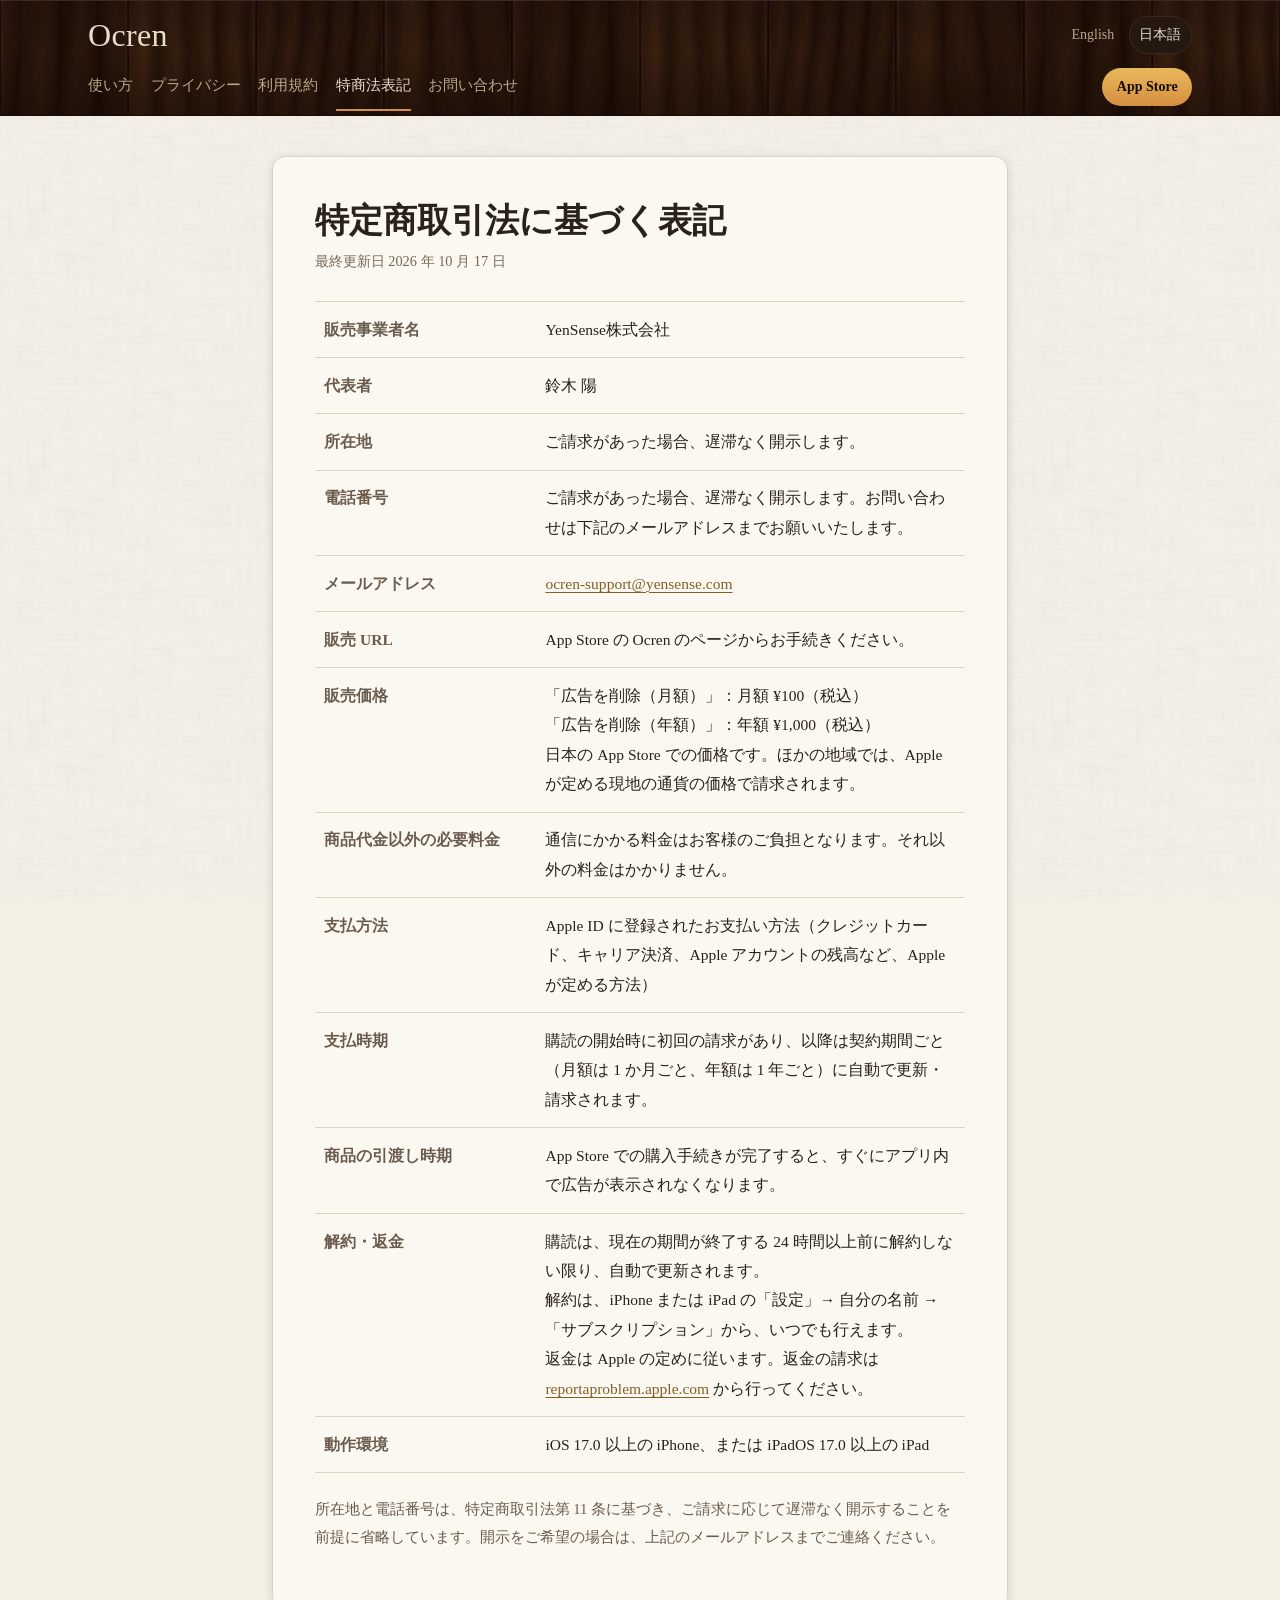
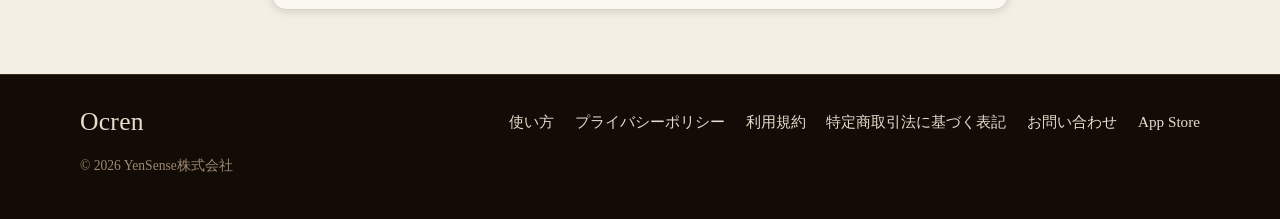
<file: ja/legal/index.html>
<!doctype html>
<html lang="ja">
<head>
<meta charset="utf-8">
<meta name="viewport" content="width=device-width, initial-scale=1">
<title>特定商取引法に基づく表記 — Ocren</title>
<meta name="description" content="Ocren の「広告を削除」（月額・年額）の特定商取引法に基づく表記です。">
<link rel="canonical" href="https://ocren.info/ja/legal/">
<link rel="alternate" hreflang="en" href="https://ocren.info/legal/">
<link rel="alternate" hreflang="ja" href="https://ocren.info/ja/legal/">
<link rel="alternate" hreflang="x-default" href="https://ocren.info/legal/">
<meta name="theme-color" content="#1F130C">
<meta property="og:type" content="website">
<meta property="og:site_name" content="Ocren">
<meta property="og:title" content="特定商取引法に基づく表記 — Ocren">
<meta property="og:description" content="Ocren の「広告を削除」（月額・年額）の特定商取引法に基づく表記です。">
<meta property="og:url" content="https://ocren.info/ja/legal/">
<meta property="og:image" content="https://ocren.info/assets/og-ja.jpg">
<meta property="og:image:width" content="1200">
<meta property="og:image:height" content="630">
<meta property="og:image:alt" content="Ocren：木の本棚に並ぶ本と、撮ったページから残したメモ">
<meta property="og:locale" content="ja_JP">
<meta property="og:locale:alternate" content="en_US">
<meta name="twitter:card" content="summary_large_image">
<link rel="icon" href="../../favicon.ico" sizes="32x32">
<link rel="icon" href="../../assets/icon-192.png" type="image/png" sizes="192x192">
<link rel="apple-touch-icon" href="../../apple-touch-icon.png">
<link rel="stylesheet" href="../../assets/site.css">
</head>
<body>
<a class="skip" href="#main">本文へ移動</a>
<header class="site-head wood">
  <div class="inner">
    <div class="head-row">
      <a class="wordmark" href="../">Ocren</a>
      <nav class="lang" aria-label="言語"><a class="en" href="../../legal/" hreflang="en" lang="en">English</a><a class="ja" href="./" hreflang="ja" lang="ja" aria-current="page">日本語</a></nav>
    </div>
    <nav class="primary-nav" aria-label="メイン">
      <ul><li><a href="../guide/">使い方</a></li><li><a href="../privacy/">プライバシー</a></li><li><a href="../terms/">利用規約</a></li><li><a href="./" aria-current="page">特商法表記</a></li><li><a href="../#contact">お問い合わせ</a></li><li class="store-item"><a href="https://apps.apple.com/app/id6767999443">App Store</a></li></ul>
    </nav>
  </div>
</header>
<main id="main" class="doc">
  <article>
  <h1>特定商取引法に基づく表記</h1>
  <p class="updated">最終更新日 2026 年 10 月 17 日</p>

  <table role="table">
    <tbody role="rowgroup">
      <tr role="row"><th role="rowheader">販売事業者名</th><td role="cell">YenSense株式会社</td></tr>
      <tr role="row"><th role="rowheader">代表者</th><td role="cell">鈴木 陽</td></tr>
      <tr role="row"><th role="rowheader">所在地</th><td role="cell">ご請求があった場合、遅滞なく開示します。</td></tr>
      <tr role="row"><th role="rowheader">電話番号</th><td role="cell">ご請求があった場合、遅滞なく開示します。お問い合わせは下記のメールアドレスまでお願いいたします。</td></tr>
      <tr role="row"><th role="rowheader">メールアドレス</th><td role="cell"><a href="mailto:ocren-support@yensense.com">ocren-support@yensense.com</a></td></tr>
      <tr role="row"><th role="rowheader">販売 URL</th><td role="cell">App Store の Ocren のページからお手続きください。</td></tr>
      <tr role="row">
        <th role="rowheader">販売価格</th>
        <td role="cell">
          「広告を削除（月額）」：月額 ¥100（税込）<br>
          「広告を削除（年額）」：年額 ¥1,000（税込）<br>
          日本の App Store での価格です。ほかの地域では、Apple が定める現地の通貨の価格で請求されます。
        </td>
      </tr>
      <tr role="row"><th role="rowheader">商品代金以外の必要料金</th><td role="cell">通信にかかる料金はお客様のご負担となります。それ以外の料金はかかりません。</td></tr>
      <tr role="row"><th role="rowheader">支払方法</th><td role="cell">Apple ID に登録されたお支払い方法（クレジットカード、キャリア決済、Apple アカウントの残高など、Apple が定める方法）</td></tr>
      <tr role="row"><th role="rowheader">支払時期</th><td role="cell">購読の開始時に初回の請求があり、以降は契約期間ごと（月額は 1 か月ごと、年額は 1 年ごと）に自動で更新・請求されます。</td></tr>
      <tr role="row"><th role="rowheader">商品の引渡し時期</th><td role="cell">App Store での購入手続きが完了すると、すぐにアプリ内で広告が表示されなくなります。</td></tr>
      <tr role="row">
        <th role="rowheader">解約・返金</th>
        <td role="cell">
          購読は、現在の期間が終了する 24 時間以上前に解約しない限り、自動で更新されます。<br>
          解約は、iPhone または iPad の「設定」→ 自分の名前 →「サブスクリプション」から、いつでも行えます。<br>
          返金は Apple の定めに従います。返金の請求は <a href="https://reportaproblem.apple.com" target="_blank" rel="noopener">reportaproblem.apple.com</a> から行ってください。
        </td>
      </tr>
      <tr role="row"><th role="rowheader">動作環境</th><td role="cell">iOS 17.0 以上の iPhone、または iPadOS 17.0 以上の iPad</td></tr>
    </tbody>
  </table>

  <p class="fine">所在地と電話番号は、特定商取引法第 11 条に基づき、ご請求に応じて遅滞なく開示することを前提に省略しています。開示をご希望の場合は、上記のメールアドレスまでご連絡ください。</p>
  </article>
</main>

<footer class="site-foot">
  <div class="inner">
    <a class="wordmark" href="../">Ocren</a>
    <nav aria-label="サイト"><ul><li><a href="../guide/">使い方</a></li><li><a href="../privacy/">プライバシーポリシー</a></li><li><a href="../terms/">利用規約</a></li><li><a href="./">特定商取引法に基づく表記</a></li><li><a href="mailto:ocren-support@yensense.com">お問い合わせ</a></li><li><a href="https://apps.apple.com/app/id6767999443">App Store</a></li></ul></nav>
    <p class="copy">&copy; 2026 YenSense株式会社</p>
  </div>
</footer>
</body>
</html>
</file>
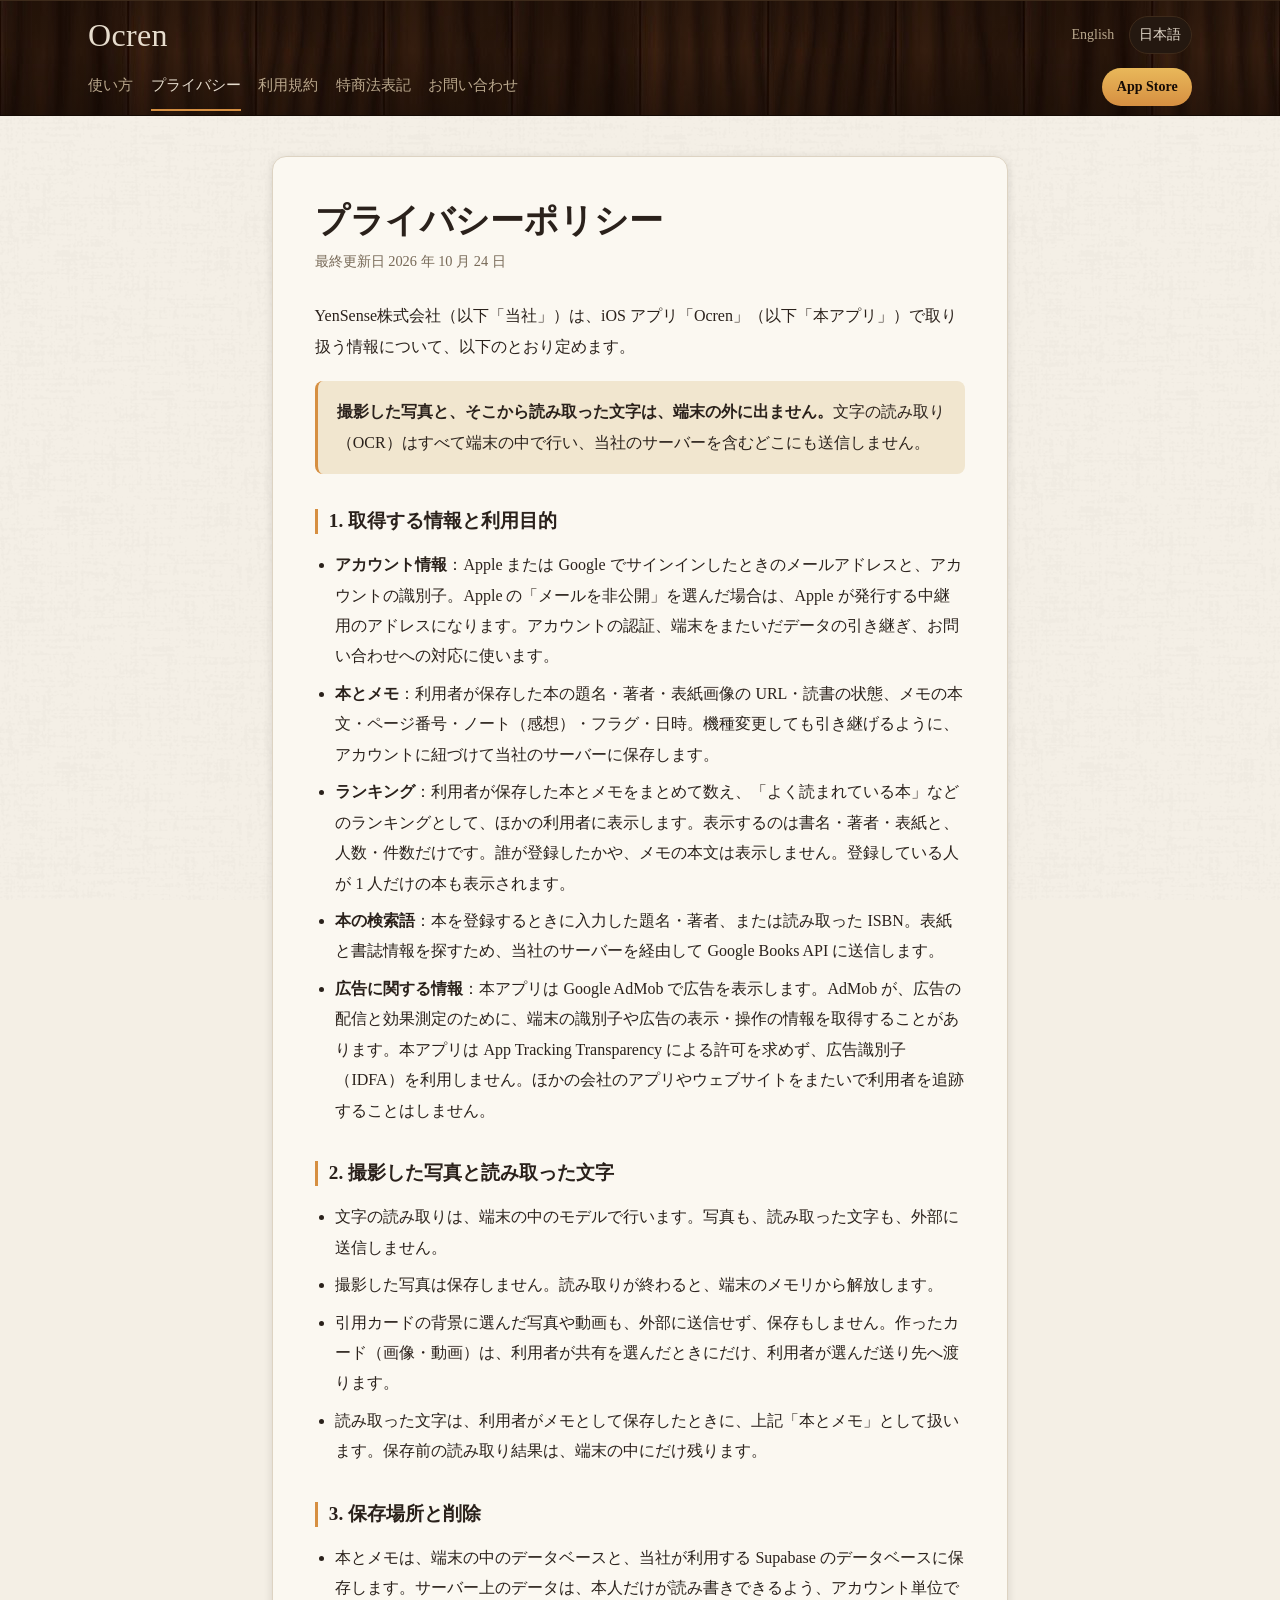
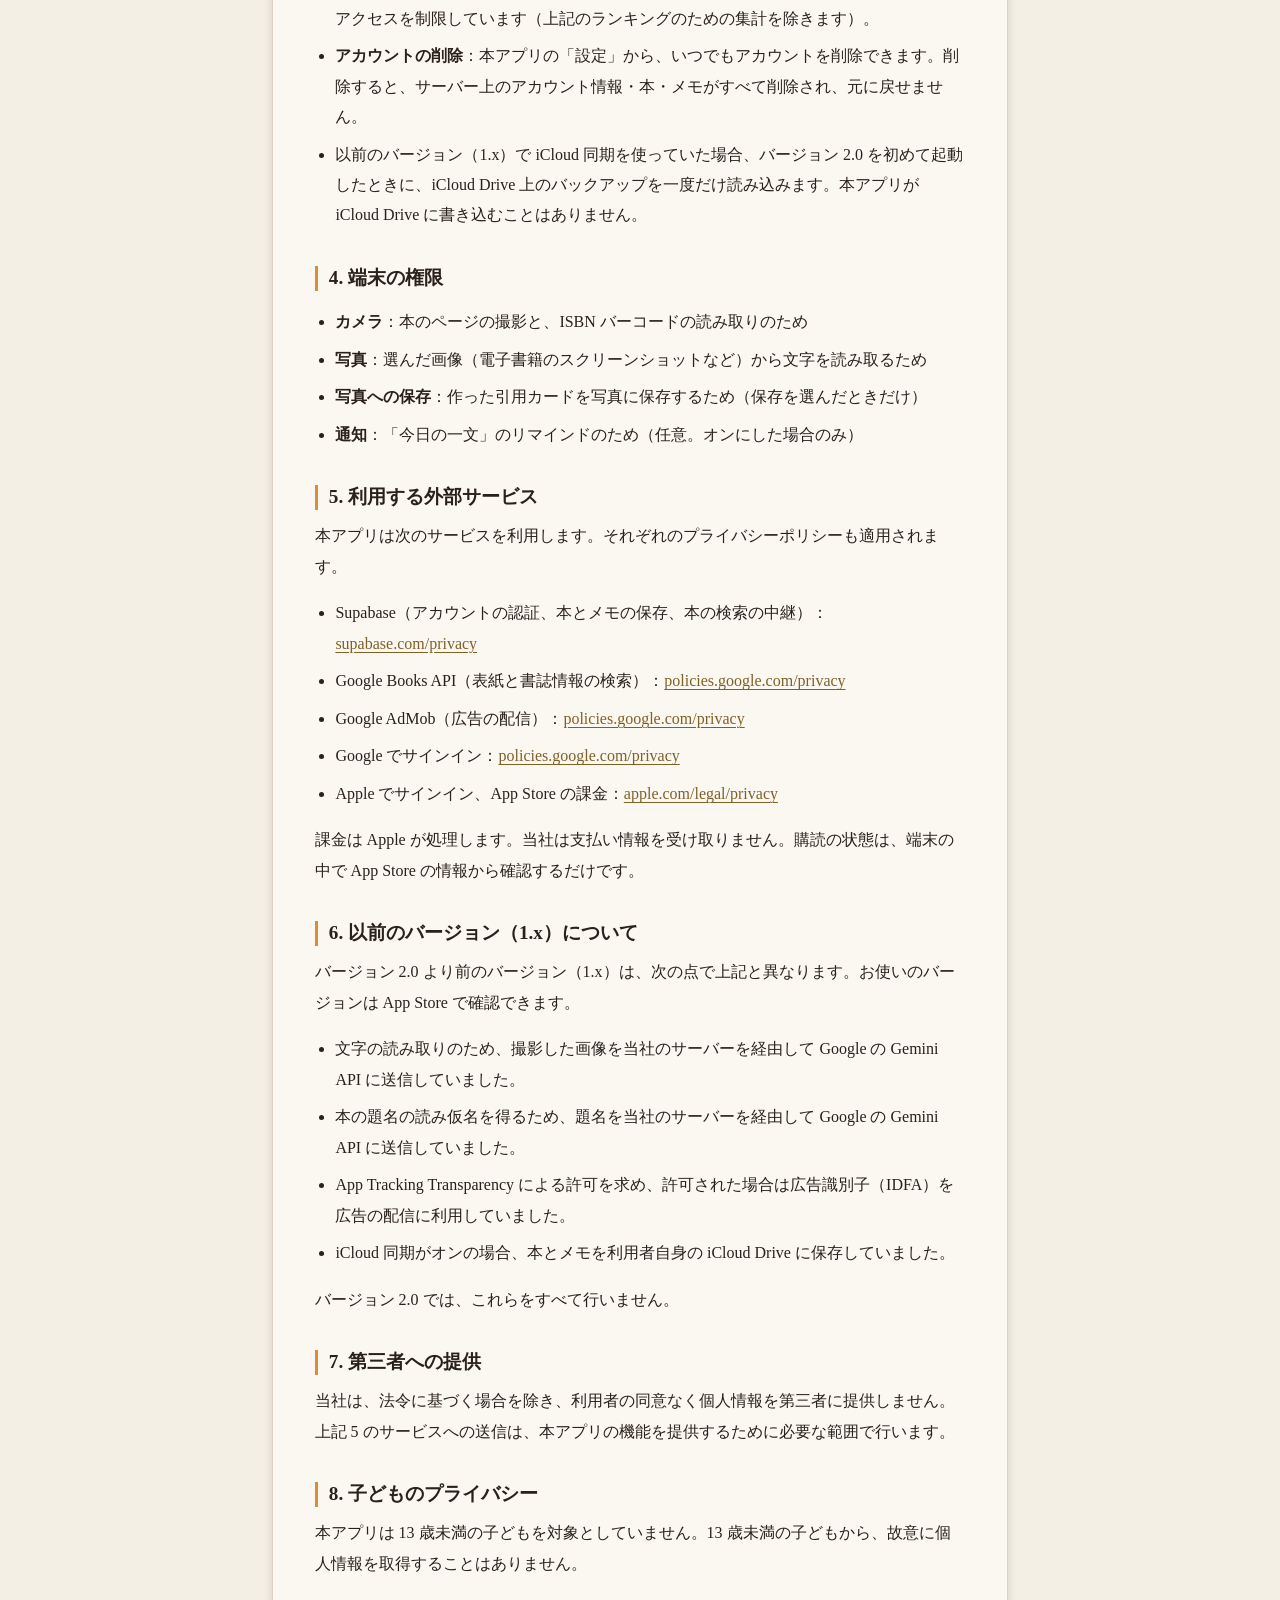
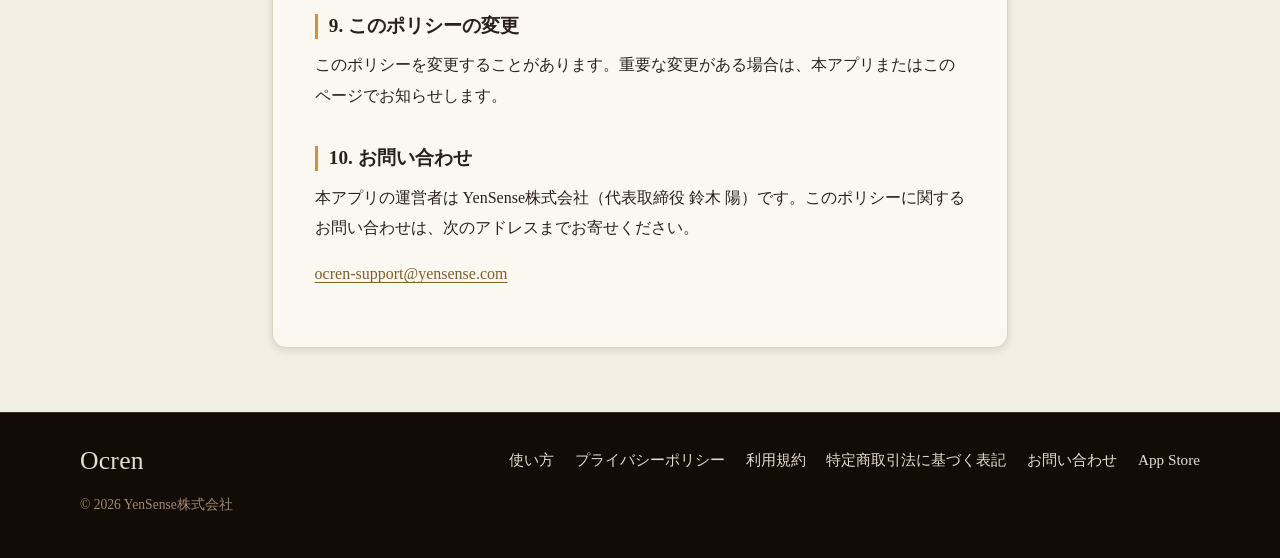
<file: ja/privacy/index.html>
<!doctype html>
<html lang="ja">
<head>
<meta charset="utf-8">
<meta name="viewport" content="width=device-width, initial-scale=1">
<title>プライバシーポリシー — Ocren</title>
<meta name="description" content="Ocren で取り扱う情報について。文字の読み取りは端末の中で行い、撮影した写真と読み取った文字は端末の外に出ません。">
<link rel="canonical" href="https://ocren.info/ja/privacy/">
<link rel="alternate" hreflang="en" href="https://ocren.info/privacy/">
<link rel="alternate" hreflang="ja" href="https://ocren.info/ja/privacy/">
<link rel="alternate" hreflang="x-default" href="https://ocren.info/privacy/">
<meta name="theme-color" content="#1F130C">
<meta property="og:type" content="website">
<meta property="og:site_name" content="Ocren">
<meta property="og:title" content="プライバシーポリシー — Ocren">
<meta property="og:description" content="Ocren で取り扱う情報について。文字の読み取りは端末の中で行い、撮影した写真と読み取った文字は端末の外に出ません。">
<meta property="og:url" content="https://ocren.info/ja/privacy/">
<meta property="og:image" content="https://ocren.info/assets/og-ja.jpg">
<meta property="og:image:width" content="1200">
<meta property="og:image:height" content="630">
<meta property="og:image:alt" content="Ocren：木の本棚に並ぶ本と、撮ったページから残したメモ">
<meta property="og:locale" content="ja_JP">
<meta property="og:locale:alternate" content="en_US">
<meta name="twitter:card" content="summary_large_image">
<link rel="icon" href="../../favicon.ico" sizes="32x32">
<link rel="icon" href="../../assets/icon-192.png" type="image/png" sizes="192x192">
<link rel="apple-touch-icon" href="../../apple-touch-icon.png">
<link rel="stylesheet" href="../../assets/site.css">
</head>
<body>
<a class="skip" href="#main">本文へ移動</a>
<header class="site-head wood">
  <div class="inner">
    <div class="head-row">
      <a class="wordmark" href="../">Ocren</a>
      <nav class="lang" aria-label="言語"><a class="en" href="../../privacy/" hreflang="en" lang="en">English</a><a class="ja" href="./" hreflang="ja" lang="ja" aria-current="page">日本語</a></nav>
    </div>
    <nav class="primary-nav" aria-label="メイン">
      <ul><li><a href="../guide/">使い方</a></li><li><a href="./" aria-current="page">プライバシー</a></li><li><a href="../terms/">利用規約</a></li><li><a href="../legal/">特商法表記</a></li><li><a href="../#contact">お問い合わせ</a></li><li class="store-item"><a href="https://apps.apple.com/app/id6767999443">App Store</a></li></ul>
    </nav>
  </div>
</header>
<main id="main" class="doc">
  <article>
  <h1>プライバシーポリシー</h1>
  <p class="updated">最終更新日 2026 年 10 月 24 日</p>

  <p>YenSense株式会社（以下「当社」）は、iOS アプリ「Ocren」（以下「本アプリ」）で取り扱う情報について、以下のとおり定めます。</p>

  <div class="callout">
    <p><strong>撮影した写真と、そこから読み取った文字は、端末の外に出ません。</strong>文字の読み取り（OCR）はすべて端末の中で行い、当社のサーバーを含むどこにも送信しません。</p>
  </div>

  <h2>1. 取得する情報と利用目的</h2>
  <ul>
    <li><strong>アカウント情報</strong>：Apple または Google でサインインしたときのメールアドレスと、アカウントの識別子。Apple の「メールを非公開」を選んだ場合は、Apple が発行する中継用のアドレスになります。アカウントの認証、端末をまたいだデータの引き継ぎ、お問い合わせへの対応に使います。</li>
    <li><strong>本とメモ</strong>：利用者が保存した本の題名・著者・表紙画像の URL・読書の状態、メモの本文・ページ番号・ノート（感想）・フラグ・日時。機種変更しても引き継げるように、アカウントに紐づけて当社のサーバーに保存します。</li>
    <li><strong>ランキング</strong>：利用者が保存した本とメモをまとめて数え、「よく読まれている本」などのランキングとして、ほかの利用者に表示します。表示するのは書名・著者・表紙と、人数・件数だけです。誰が登録したかや、メモの本文は表示しません。登録している人が 1 人だけの本も表示されます。</li>
    <li><strong>本の検索語</strong>：本を登録するときに入力した題名・著者、または読み取った ISBN。表紙と書誌情報を探すため、当社のサーバーを経由して Google Books API に送信します。</li>
    <li><strong>広告に関する情報</strong>：本アプリは Google AdMob で広告を表示します。AdMob が、広告の配信と効果測定のために、端末の識別子や広告の表示・操作の情報を取得することがあります。本アプリは App Tracking Transparency による許可を求めず、広告識別子（IDFA）を利用しません。ほかの会社のアプリやウェブサイトをまたいで利用者を追跡することはしません。</li>
  </ul>

  <h2>2. 撮影した写真と読み取った文字</h2>
  <ul>
    <li>文字の読み取りは、端末の中のモデルで行います。写真も、読み取った文字も、外部に送信しません。</li>
    <li>撮影した写真は保存しません。読み取りが終わると、端末のメモリから解放します。</li>
    <li>引用カードの背景に選んだ写真や動画も、外部に送信せず、保存もしません。作ったカード（画像・動画）は、利用者が共有を選んだときにだけ、利用者が選んだ送り先へ渡ります。</li>
    <li>読み取った文字は、利用者がメモとして保存したときに、上記「本とメモ」として扱います。保存前の読み取り結果は、端末の中にだけ残ります。</li>
  </ul>

  <h2>3. 保存場所と削除</h2>
  <ul>
    <li>本とメモは、端末の中のデータベースと、当社が利用する Supabase のデータベースに保存します。サーバー上のデータは、本人だけが読み書きできるよう、アカウント単位でアクセスを制限しています（上記のランキングのための集計を除きます）。</li>
    <li><strong>アカウントの削除</strong>：本アプリの「設定」から、いつでもアカウントを削除できます。削除すると、サーバー上のアカウント情報・本・メモがすべて削除され、元に戻せません。</li>
    <li>以前のバージョン（1.x）で iCloud 同期を使っていた場合、バージョン 2.0 を初めて起動したときに、iCloud Drive 上のバックアップを一度だけ読み込みます。本アプリが iCloud Drive に書き込むことはありません。</li>
  </ul>

  <h2>4. 端末の権限</h2>
  <ul>
    <li><strong>カメラ</strong>：本のページの撮影と、ISBN バーコードの読み取りのため</li>
    <li><strong>写真</strong>：選んだ画像（電子書籍のスクリーンショットなど）から文字を読み取るため</li>
    <li><strong>写真への保存</strong>：作った引用カードを写真に保存するため（保存を選んだときだけ）</li>
    <li><strong>通知</strong>：「今日の一文」のリマインドのため（任意。オンにした場合のみ）</li>
  </ul>

  <h2>5. 利用する外部サービス</h2>
  <p>本アプリは次のサービスを利用します。それぞれのプライバシーポリシーも適用されます。</p>
  <ul>
    <li>Supabase（アカウントの認証、本とメモの保存、本の検索の中継）：<a href="https://supabase.com/privacy" target="_blank" rel="noopener">supabase.com/privacy</a></li>
    <li>Google Books API（表紙と書誌情報の検索）：<a href="https://policies.google.com/privacy" target="_blank" rel="noopener">policies.google.com/privacy</a></li>
    <li>Google AdMob（広告の配信）：<a href="https://policies.google.com/privacy" target="_blank" rel="noopener">policies.google.com/privacy</a></li>
    <li>Google でサインイン：<a href="https://policies.google.com/privacy" target="_blank" rel="noopener">policies.google.com/privacy</a></li>
    <li>Apple でサインイン、App Store の課金：<a href="https://www.apple.com/legal/privacy/" target="_blank" rel="noopener">apple.com/legal/privacy</a></li>
  </ul>
  <p>課金は Apple が処理します。当社は支払い情報を受け取りません。購読の状態は、端末の中で App Store の情報から確認するだけです。</p>

  <h2>6. 以前のバージョン（1.x）について</h2>
  <p>バージョン 2.0 より前のバージョン（1.x）は、次の点で上記と異なります。お使いのバージョンは App Store で確認できます。</p>
  <ul>
    <li>文字の読み取りのため、撮影した画像を当社のサーバーを経由して Google の Gemini API に送信していました。</li>
    <li>本の題名の読み仮名を得るため、題名を当社のサーバーを経由して Google の Gemini API に送信していました。</li>
    <li>App Tracking Transparency による許可を求め、許可された場合は広告識別子（IDFA）を広告の配信に利用していました。</li>
    <li>iCloud 同期がオンの場合、本とメモを利用者自身の iCloud Drive に保存していました。</li>
  </ul>
  <p>バージョン 2.0 では、これらをすべて行いません。</p>

  <h2>7. 第三者への提供</h2>
  <p>当社は、法令に基づく場合を除き、利用者の同意なく個人情報を第三者に提供しません。上記 5 のサービスへの送信は、本アプリの機能を提供するために必要な範囲で行います。</p>

  <h2>8. 子どものプライバシー</h2>
  <p>本アプリは 13 歳未満の子どもを対象としていません。13 歳未満の子どもから、故意に個人情報を取得することはありません。</p>

  <h2>9. このポリシーの変更</h2>
  <p>このポリシーを変更することがあります。重要な変更がある場合は、本アプリまたはこのページでお知らせします。</p>

  <h2>10. お問い合わせ</h2>
  <p>本アプリの運営者は YenSense株式会社（代表取締役 鈴木 陽）です。このポリシーに関するお問い合わせは、次のアドレスまでお寄せください。</p>
  <p><a href="mailto:ocren-support@yensense.com">ocren-support@yensense.com</a></p>
  </article>
</main>

<footer class="site-foot">
  <div class="inner">
    <a class="wordmark" href="../">Ocren</a>
    <nav aria-label="サイト"><ul><li><a href="../guide/">使い方</a></li><li><a href="./">プライバシーポリシー</a></li><li><a href="../terms/">利用規約</a></li><li><a href="../legal/">特定商取引法に基づく表記</a></li><li><a href="mailto:ocren-support@yensense.com">お問い合わせ</a></li><li><a href="https://apps.apple.com/app/id6767999443">App Store</a></li></ul></nav>
    <p class="copy">&copy; 2026 YenSense株式会社</p>
  </div>
</footer>
</body>
</html>
</file>
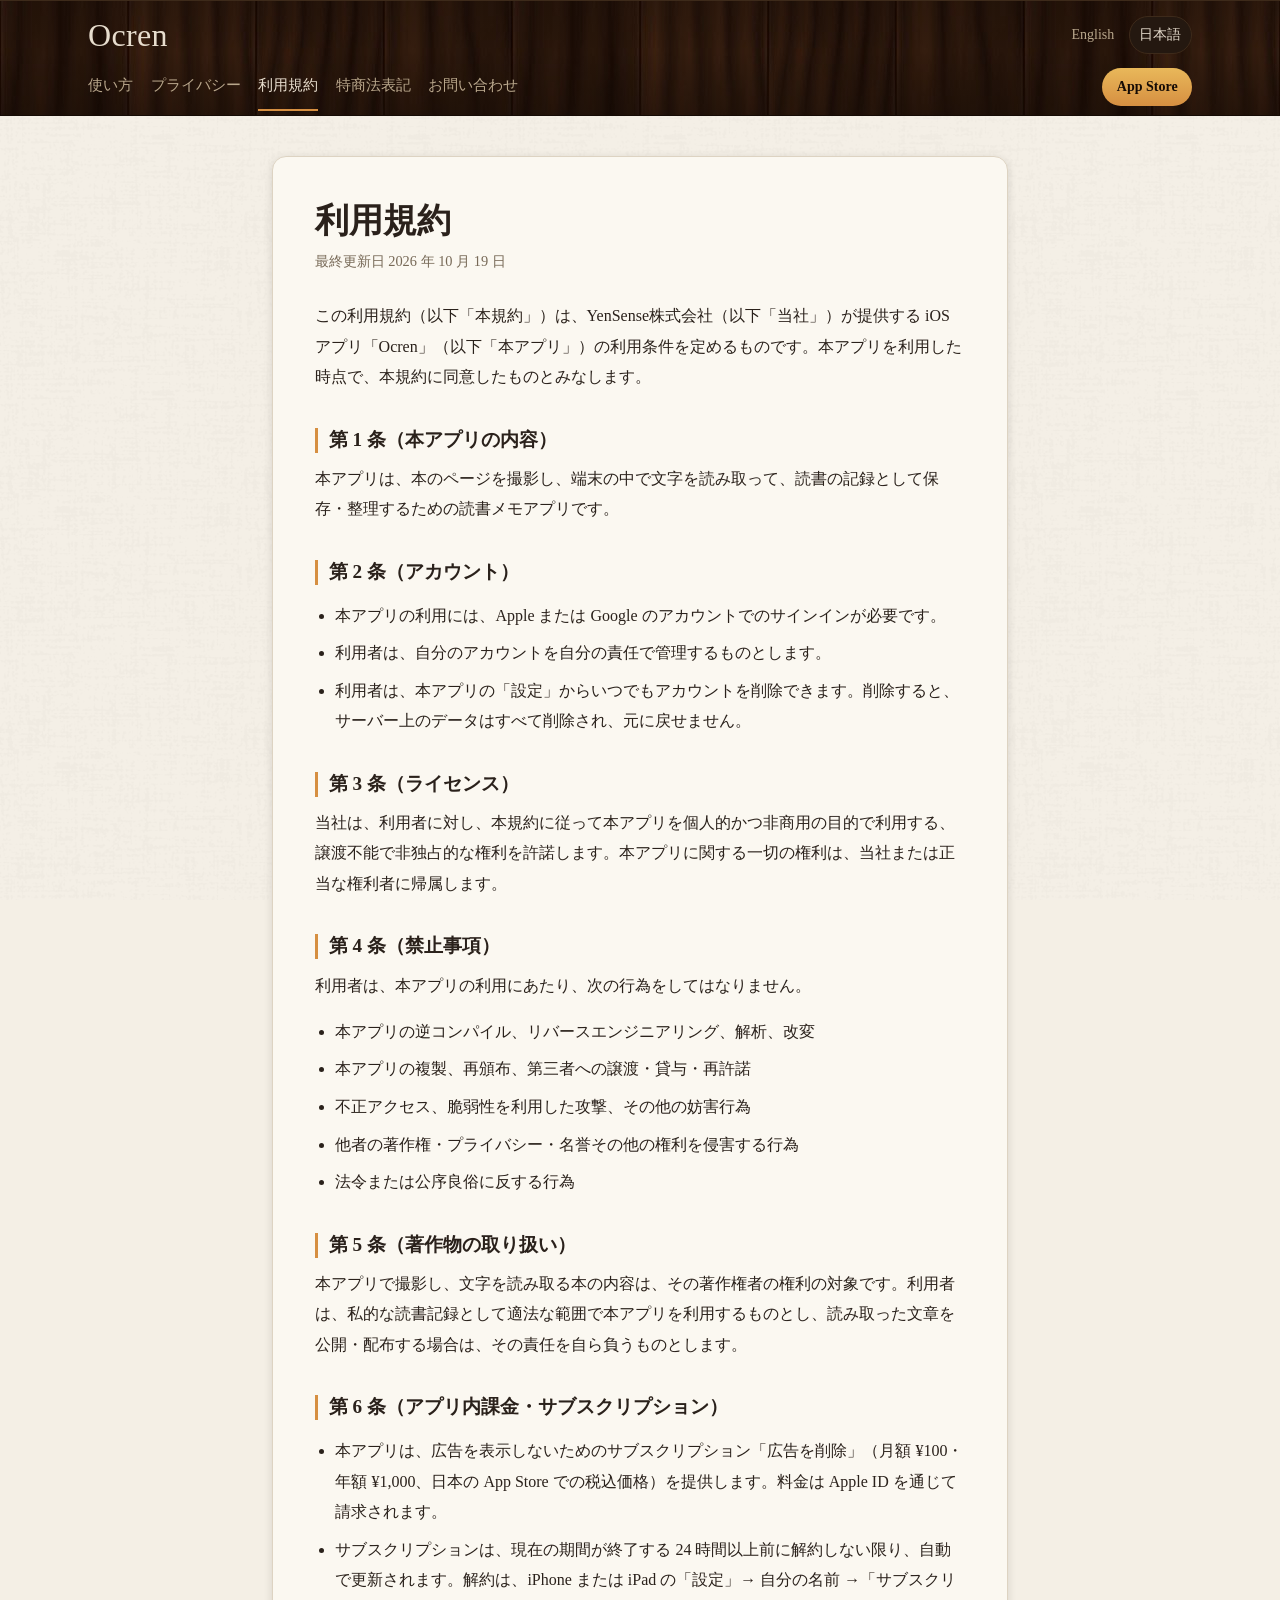
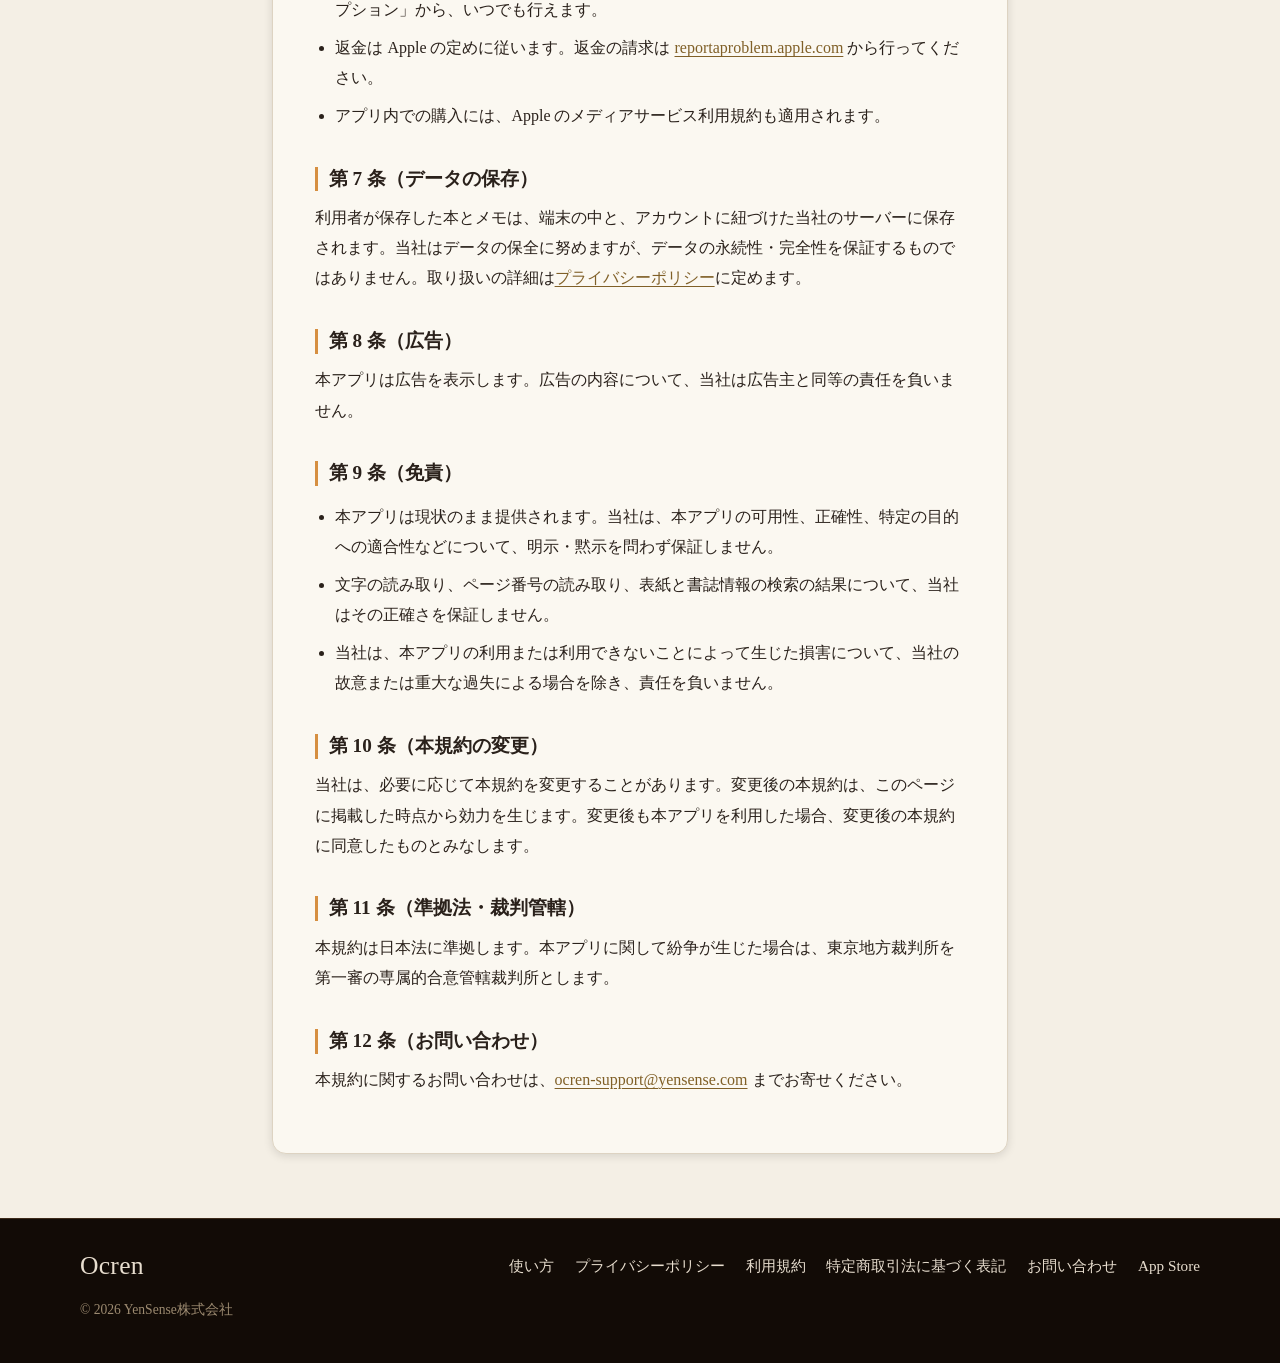
<file: ja/terms/index.html>
<!doctype html>
<html lang="ja">
<head>
<meta charset="utf-8">
<meta name="viewport" content="width=device-width, initial-scale=1">
<title>利用規約 — Ocren</title>
<meta name="description" content="Ocren の利用規約です。">
<link rel="canonical" href="https://ocren.info/ja/terms/">
<link rel="alternate" hreflang="en" href="https://ocren.info/terms/">
<link rel="alternate" hreflang="ja" href="https://ocren.info/ja/terms/">
<link rel="alternate" hreflang="x-default" href="https://ocren.info/terms/">
<meta name="theme-color" content="#1F130C">
<meta property="og:type" content="website">
<meta property="og:site_name" content="Ocren">
<meta property="og:title" content="利用規約 — Ocren">
<meta property="og:description" content="Ocren の利用規約です。">
<meta property="og:url" content="https://ocren.info/ja/terms/">
<meta property="og:image" content="https://ocren.info/assets/og-ja.jpg">
<meta property="og:image:width" content="1200">
<meta property="og:image:height" content="630">
<meta property="og:image:alt" content="Ocren：木の本棚に並ぶ本と、撮ったページから残したメモ">
<meta property="og:locale" content="ja_JP">
<meta property="og:locale:alternate" content="en_US">
<meta name="twitter:card" content="summary_large_image">
<link rel="icon" href="../../favicon.ico" sizes="32x32">
<link rel="icon" href="../../assets/icon-192.png" type="image/png" sizes="192x192">
<link rel="apple-touch-icon" href="../../apple-touch-icon.png">
<link rel="stylesheet" href="../../assets/site.css">
</head>
<body>
<a class="skip" href="#main">本文へ移動</a>
<header class="site-head wood">
  <div class="inner">
    <div class="head-row">
      <a class="wordmark" href="../">Ocren</a>
      <nav class="lang" aria-label="言語"><a class="en" href="../../terms/" hreflang="en" lang="en">English</a><a class="ja" href="./" hreflang="ja" lang="ja" aria-current="page">日本語</a></nav>
    </div>
    <nav class="primary-nav" aria-label="メイン">
      <ul><li><a href="../guide/">使い方</a></li><li><a href="../privacy/">プライバシー</a></li><li><a href="./" aria-current="page">利用規約</a></li><li><a href="../legal/">特商法表記</a></li><li><a href="../#contact">お問い合わせ</a></li><li class="store-item"><a href="https://apps.apple.com/app/id6767999443">App Store</a></li></ul>
    </nav>
  </div>
</header>
<main id="main" class="doc">
  <article>
  <h1>利用規約</h1>
  <p class="updated">最終更新日 2026 年 10 月 19 日</p>

  <p>この利用規約（以下「本規約」）は、YenSense株式会社（以下「当社」）が提供する iOS アプリ「Ocren」（以下「本アプリ」）の利用条件を定めるものです。本アプリを利用した時点で、本規約に同意したものとみなします。</p>

  <h2>第 1 条（本アプリの内容）</h2>
  <p>本アプリは、本のページを撮影し、端末の中で文字を読み取って、読書の記録として保存・整理するための読書メモアプリです。</p>

  <h2>第 2 条（アカウント）</h2>
  <ul>
    <li>本アプリの利用には、Apple または Google のアカウントでのサインインが必要です。</li>
    <li>利用者は、自分のアカウントを自分の責任で管理するものとします。</li>
    <li>利用者は、本アプリの「設定」からいつでもアカウントを削除できます。削除すると、サーバー上のデータはすべて削除され、元に戻せません。</li>
  </ul>

  <h2>第 3 条（ライセンス）</h2>
  <p>当社は、利用者に対し、本規約に従って本アプリを個人的かつ非商用の目的で利用する、譲渡不能で非独占的な権利を許諾します。本アプリに関する一切の権利は、当社または正当な権利者に帰属します。</p>

  <h2>第 4 条（禁止事項）</h2>
  <p>利用者は、本アプリの利用にあたり、次の行為をしてはなりません。</p>
  <ul>
    <li>本アプリの逆コンパイル、リバースエンジニアリング、解析、改変</li>
    <li>本アプリの複製、再頒布、第三者への譲渡・貸与・再許諾</li>
    <li>不正アクセス、脆弱性を利用した攻撃、その他の妨害行為</li>
    <li>他者の著作権・プライバシー・名誉その他の権利を侵害する行為</li>
    <li>法令または公序良俗に反する行為</li>
  </ul>

  <h2>第 5 条（著作物の取り扱い）</h2>
  <p>本アプリで撮影し、文字を読み取る本の内容は、その著作権者の権利の対象です。利用者は、私的な読書記録として適法な範囲で本アプリを利用するものとし、読み取った文章を公開・配布する場合は、その責任を自ら負うものとします。</p>

  <h2>第 6 条（アプリ内課金・サブスクリプション）</h2>
  <ul>
    <li>本アプリは、広告を表示しないためのサブスクリプション「広告を削除」（月額 ¥100・年額 ¥1,000、日本の App Store での税込価格）を提供します。料金は Apple ID を通じて請求されます。</li>
    <li>サブスクリプションは、現在の期間が終了する 24 時間以上前に解約しない限り、自動で更新されます。解約は、iPhone または iPad の「設定」→ 自分の名前 →「サブスクリプション」から、いつでも行えます。</li>
    <li>返金は Apple の定めに従います。返金の請求は <a href="https://reportaproblem.apple.com" target="_blank" rel="noopener">reportaproblem.apple.com</a> から行ってください。</li>
    <li>アプリ内での購入には、Apple のメディアサービス利用規約も適用されます。</li>
  </ul>

  <h2>第 7 条（データの保存）</h2>
  <p>利用者が保存した本とメモは、端末の中と、アカウントに紐づけた当社のサーバーに保存されます。当社はデータの保全に努めますが、データの永続性・完全性を保証するものではありません。取り扱いの詳細は<a href="../privacy/">プライバシーポリシー</a>に定めます。</p>

  <h2>第 8 条（広告）</h2>
  <p>本アプリは広告を表示します。広告の内容について、当社は広告主と同等の責任を負いません。</p>

  <h2>第 9 条（免責）</h2>
  <ul>
    <li>本アプリは現状のまま提供されます。当社は、本アプリの可用性、正確性、特定の目的への適合性などについて、明示・黙示を問わず保証しません。</li>
    <li>文字の読み取り、ページ番号の読み取り、表紙と書誌情報の検索の結果について、当社はその正確さを保証しません。</li>
    <li>当社は、本アプリの利用または利用できないことによって生じた損害について、当社の故意または重大な過失による場合を除き、責任を負いません。</li>
  </ul>

  <h2>第 10 条（本規約の変更）</h2>
  <p>当社は、必要に応じて本規約を変更することがあります。変更後の本規約は、このページに掲載した時点から効力を生じます。変更後も本アプリを利用した場合、変更後の本規約に同意したものとみなします。</p>

  <h2>第 11 条（準拠法・裁判管轄）</h2>
  <p>本規約は日本法に準拠します。本アプリに関して紛争が生じた場合は、東京地方裁判所を第一審の専属的合意管轄裁判所とします。</p>

  <h2>第 12 条（お問い合わせ）</h2>
  <p>本規約に関するお問い合わせは、<a href="mailto:ocren-support@yensense.com">ocren-support@yensense.com</a> までお寄せください。</p>
  </article>
</main>

<footer class="site-foot">
  <div class="inner">
    <a class="wordmark" href="../">Ocren</a>
    <nav aria-label="サイト"><ul><li><a href="../guide/">使い方</a></li><li><a href="../privacy/">プライバシーポリシー</a></li><li><a href="./">利用規約</a></li><li><a href="../legal/">特定商取引法に基づく表記</a></li><li><a href="mailto:ocren-support@yensense.com">お問い合わせ</a></li><li><a href="https://apps.apple.com/app/id6767999443">App Store</a></li></ul></nav>
    <p class="copy">&copy; 2026 YenSense株式会社</p>
  </div>
</footer>
</body>
</html>
</file>
<file: assets/site.css>
/* Ocren — https://ocren.info
   The app's "Shosai" look: a walnut wood band on top, cream paper below.
   Colours match the app's Shosai theme
   (Wood / OnWood / Amber are fixed; Paper follows light/dark).
   System fonts only: Didot for the wordmark, Iowan Old Style (en) and
   Hiragino Mincho (ja) for text, with fallbacks for other platforms. */

:root {
  /* WOOD (fixed) */
  --wood-deep: #150B05;
  --wood-wall: #2E1B10;
  --wood-header: #1F130C;
  --wood-bar: #120B06;
  --wood-rule: #3D2A1A;
  --wood-field: #241810;
  --on-wood: #E7DDCE;
  --on-wood-2: #B9A78C;
  --on-wood-3: #9C8A70;
  --amber: #D68F41;
  --amber-bright: #E9B85A;
  --amber-deep: #B9832E;
  --on-amber: #150B05;

  /* PAPER (light) */
  --ground: #F4EFE5;
  --card: #FBF8F1;
  --card-pressed: #F0E9DC;
  --rule: #DDD3C2;
  --field: #ECE5D8;
  --ink: #2A211B;
  --ink-2: #6A5B4C;
  --ink-3: #776957;
  --brass-ink: #806028;
  --brass: #B07A1F;
  --brass-soft: #F1E6CF;
  --on-brass: #FFF9EE;
  --signal: #387043;
  --alert: #A8382C;
  --shadow: rgba(0, 0, 0, .12);
  --grain-opacity: .06;

  /* Type */
  --wordmark: Didot, "Bodoni 72", "Bodoni MT", "Bodoni Moda", "Libre Bodoni", "Playfair Display", Georgia, serif;
  --mincho: "Hiragino Mincho ProN", "Hiragino Mincho Pro", "Yu Mincho", YuMincho, "Noto Serif JP", "Noto Serif CJK JP", "Source Han Serif JP", serif;
  --serif: "Iowan Old Style", "Palatino Linotype", Palatino, Georgia, var(--mincho);
  --mono: ui-monospace, "SF Mono", Menlo, Consolas, monospace;

  --measure: 42rem;
  --page: 72rem;
  --radius: 14px;
  color-scheme: light dark;
}

:lang(ja) { --serif: var(--mincho); }

@media (prefers-color-scheme: dark) {
  :root {
    --ground: #1B1410;
    --card: #241C16;
    --card-pressed: #2C231C;
    --rule: #3A2E24;
    --field: #2A211A;
    --ink: #EFE5D2;
    --ink-2: #B6A58D;
    --ink-3: #948470;
    --brass-ink: #E0AC4A;
    --brass: #D9A441;
    --brass-soft: #3A2C18;
    --on-brass: #1B1208;
    --signal: #7FC08A;
    --alert: #E4746A;
    --shadow: rgba(0, 0, 0, .5);
    --grain-opacity: .04;
  }
}

*, *::before, *::after { box-sizing: border-box; }

html { -webkit-text-size-adjust: 100%; text-size-adjust: 100%; scroll-padding-top: 1rem; }

body {
  margin: 0;
  background: var(--ground);
  color: var(--ink);
  font-family: var(--serif);
  font-size: 1.0625rem;
  line-height: 1.75;
  overflow-wrap: break-word;
  position: relative;
}
:lang(ja) body, body:lang(ja) { line-height: 1.9; font-size: 1rem; }

/* paper tooth, as in the app (PaperGrain at 6 %) */
body::before {
  content: "";
  position: fixed;
  inset: 0;
  background: url("grain.jpg") repeat;
  background-size: 256px 256px;
  opacity: var(--grain-opacity);
  pointer-events: none;
  z-index: 0;
}
body > * { position: relative; z-index: 1; }

img { max-width: 100%; height: auto; display: block; }
figure { margin: 0; min-width: 0; }

a { color: var(--brass-ink); text-underline-offset: .18em; text-decoration-thickness: 1px; }
a:hover { text-decoration-thickness: 2px; }

:focus-visible {
  /* brass ink on paper (5:1 light, 8:1 dark); amber on the wood below */
  outline: 3px solid var(--brass-ink);
  outline-offset: 3px;
  border-radius: 4px;
}
.wood :focus-visible, .site-foot :focus-visible, .skip:focus-visible { outline-color: var(--amber); }

.skip {
  position: absolute; left: 1rem; top: -4rem; z-index: 10;
  background: var(--amber); color: var(--on-amber); padding: .5rem .9rem; border-radius: 8px;
  font-weight: 700; text-decoration: none;
}
.skip:focus { top: 1rem; }

.visually-hidden {
  position: absolute !important; width: 1px; height: 1px; overflow: hidden;
  clip: rect(0 0 0 0); white-space: nowrap;
}

/* ---------- WOOD: header band ---------- */

.wood {
  background-color: var(--wood-wall);
  background-image:
    linear-gradient(180deg, rgba(21, 11, 5, .25), rgba(21, 11, 5, 0) 45%, rgba(21, 11, 5, .45)),
    url("wood.jpg");
  background-size: auto, 512px 512px;
  color: var(--on-wood);
}
.wood a { color: var(--on-wood); }

.site-head { border-bottom: 1px solid var(--wood-deep); box-shadow: 0 1px 0 var(--wood-rule) inset; }
.site-head .inner {
  max-width: var(--page);
  margin: 0 auto;
  padding: .9rem 1rem .25rem;
}
.head-row {
  display: flex; align-items: center; justify-content: space-between; gap: 1rem;
}

.wordmark {
  font-family: var(--wordmark);
  font-size: 2rem;
  line-height: 1;
  letter-spacing: .01em;
  font-weight: 400;
  text-decoration: none;
  color: var(--on-wood);
}
.wordmark:hover { color: #fff; }

.lang {
  display: flex; gap: .25rem;
  font-size: .875rem;
  font-family: var(--serif);
}
.lang a {
  text-decoration: none;
  color: var(--on-wood-2);
  padding: .3rem .6rem;
  border-radius: 999px;
  border: 1px solid transparent;
  white-space: nowrap;
}
.lang a:hover { color: var(--on-wood); border-color: var(--wood-rule); }
.lang a[aria-current="page"] {
  color: var(--on-wood);
  background: var(--wood-field);
  border-color: var(--wood-rule);
}
.lang .ja { font-family: var(--mincho); }
.lang .en { font-family: "Iowan Old Style", "Palatino Linotype", Palatino, Georgia, serif; }

.primary-nav ul {
  list-style: none; margin: .6rem 0 0; padding: 0;
  display: flex; flex-wrap: wrap; align-items: center; gap: .1rem 1.1rem;
}
.primary-nav a {
  display: inline-block;
  padding: .45rem 0 .55rem;
  font-size: .95rem;
  color: var(--on-wood-2);
  text-decoration: none;
  border-bottom: 2px solid transparent;
}
.primary-nav a:hover { color: var(--on-wood); }
.primary-nav a[aria-current="page"] { color: var(--on-wood); border-bottom-color: var(--amber); }
.primary-nav .store-item { margin-left: auto; }
.primary-nav .store-item a {
  color: var(--on-amber); border: 0; padding: .35rem .9rem; border-radius: 999px;
  background: linear-gradient(180deg, var(--amber-bright), var(--amber));
  font-weight: 700; font-size: .875rem;
}
.primary-nav .store-item a:hover { filter: brightness(1.05); color: var(--on-amber); }

/* ---------- Buttons ---------- */

.btn-store {
  display: inline-flex; align-items: center; gap: .6rem;
  padding: .85rem 1.4rem;
  border-radius: 999px;
  background: linear-gradient(180deg, var(--amber-bright), var(--amber) 60%, var(--amber-deep));
  color: var(--on-amber) !important;
  font-weight: 700;
  font-size: 1.05rem;
  text-decoration: none;
  box-shadow: 0 6px 18px rgba(255, 196, 107, .18), 0 1px 0 rgba(255, 255, 255, .35) inset;
}
.btn-store:hover { filter: brightness(1.05); }
.btn-store .arrow { font-family: var(--serif); }

/* ---------- Hero (wood, like the Library shelf) ---------- */

/* the phone stands on the wood and overlaps the paper below; clip only sideways */
.hero { border-bottom: 1px solid var(--wood-deep); overflow-x: clip; }
.hero .inner {
  max-width: var(--page); margin: 0 auto;
  padding: 2.5rem 1rem 0;
  display: grid; gap: 2rem;
  grid-template-columns: minmax(0, 1fr);
}
.hero .eyebrow { color: var(--amber-bright); font-size: .9rem; letter-spacing: .08em; margin: 0 0 .75rem; }
.hero h1 {
  font-family: var(--serif);
  font-weight: 600;
  font-size: clamp(2rem, 6vw, 3.2rem);
  line-height: 1.2;
  margin: 0 0 1rem;
  color: var(--on-wood);
  text-wrap: balance;
}
:lang(ja) .hero h1 { font-weight: 600; line-height: 1.4; font-size: clamp(1.8rem, 5.4vw, 2.8rem); }
.hero .lead { color: var(--on-wood); opacity: .92; font-size: 1.1rem; max-width: 34rem; margin: 0 0 1.6rem; }
.hero .meta { color: var(--on-wood-2); font-size: .9rem; margin: 1rem 0 0; }
.hero .visual { display: flex; justify-content: center; align-items: flex-end; }
.hero .visual .phone { width: min(300px, 78vw); margin-bottom: -5rem; }
.hero { padding-bottom: 2rem; }

/* ---------- Phone frame ---------- */

.phone {
  border-radius: 13% / 6%;
  overflow: hidden;
  background: #000;
  padding: 2.2%;
  box-shadow: 0 0 0 1px rgba(0, 0, 0, .55), 0 18px 40px rgba(0, 0, 0, .35);
}
.phone img { border-radius: 11.5% / 5.3%; width: 100%; }
.plain img { border-radius: 12px; }
.shot {
  border-radius: 12px; overflow: hidden;
  border: 1px solid var(--rule);
  box-shadow: 0 6px 18px var(--shadow);
  background: var(--card);
}

/* ---------- Page sections (paper) ---------- */

main { display: block; }
.section {
  max-width: var(--page);
  margin: 0 auto;
  padding: 4rem 1rem 0;
}
.section:last-child { padding-bottom: 4rem; }
.hero + .section { padding-top: 6rem; }

.heading-label {
  display: flex; align-items: center; gap: .55rem;
  font-size: .85rem; letter-spacing: .08em;
  color: var(--brass-ink);
  margin: 0 0 .5rem;
  font-weight: 600;
}
.heading-label::before {
  content: ""; width: 3px; height: 1em; background: var(--amber); border-radius: 2px;
}

h2 { font-size: clamp(1.55rem, 3.6vw, 2.1rem); line-height: 1.3; margin: 0 0 1rem; font-weight: 600; text-wrap: balance; }
h3 { font-size: 1.2rem; line-height: 1.4; margin: 0 0 .5rem; font-weight: 600; }
p { margin: 0 0 1rem; }
.intro { color: var(--ink-2); max-width: var(--measure); font-size: 1.05rem; }

.card {
  background: var(--card);
  border: 1px solid var(--rule);
  border-radius: var(--radius);
  box-shadow: 0 2px 10px var(--shadow);
  padding: 1.4rem 1.3rem;
}

.steps {
  list-style: none; padding: 0; margin: 2rem 0 0;
  display: grid; gap: 1rem; grid-template-columns: minmax(0, 1fr);
  counter-reset: step;
}
.steps > li { counter-increment: step; }
.steps .num { font-family: var(--wordmark); font-size: 2rem; line-height: 1; color: var(--brass-ink); margin: 0 0 .6rem; }

/* feature rows: text + phone */
.feature {
  display: grid; gap: 2rem; align-items: center;
  grid-template-columns: minmax(0, 1fr);
  padding: 3rem 0 0;
}
.feature .figure { display: flex; justify-content: center; gap: 1rem; min-width: 0; }
.feature .figure .phone { width: min(260px, 70vw); }
.feature .figure.pair .phone { width: min(220px, 42vw); }
.feature .text { max-width: var(--measure); }
.feature ul { padding-left: 1.2rem; margin: 0 0 1rem; }
.feature li { margin: .25rem 0; }

.marks { list-style: none; padding: 0; margin: 0 0 1rem; display: grid; gap: .55rem; }
.marks li { display: flex; gap: .7rem; align-items: center; }
.mark { flex: none; width: 26px; height: 26px; display: inline-flex; align-items: center; justify-content: center; }

.grid-3 { display: grid; gap: 1rem; grid-template-columns: minmax(0, 1fr); margin-top: 2rem; }

.callout {
  background: var(--brass-soft);
  border-left: 3px solid var(--amber);
  border-radius: 8px;
  padding: 1rem 1.2rem;
  margin: 1.2rem 0;
}
.callout p:last-child { margin-bottom: 0; }

.privacy-band { margin-top: 4rem; }
.privacy-band .inner {
  max-width: var(--page); margin: 0 auto; padding: 3rem 1rem;
  display: grid; gap: 1.5rem; grid-template-columns: minmax(0, 1fr); align-items: center;
}
.privacy-band h2 { color: var(--on-wood); }
.privacy-band p { color: var(--on-wood); opacity: .92; max-width: var(--measure); }
.privacy-band .fine { color: var(--on-wood-2); opacity: 1; font-size: .92rem; }
.privacy-band .fine a { color: var(--amber-bright); }
.privacy-band .heading-label { color: var(--amber-bright); }
.seal {
  justify-self: center;
  width: 9rem; height: 9rem; border-radius: 50%;
  display: flex; align-items: center; justify-content: center; text-align: center;
  border: 2px solid var(--amber); color: var(--amber-bright);
  font-size: .85rem; letter-spacing: .1em; line-height: 1.5;
  box-shadow: 0 0 0 6px rgba(214, 143, 65, .12) inset;
}

/* pricing */
.plans { display: grid; gap: 1rem; grid-template-columns: minmax(0, 1fr); margin-top: 1.5rem; }
.plan .name { font-weight: 600; margin: 0 0 .3rem; }
.plan .price { font-size: 1.6rem; margin: 0 0 .2rem; font-family: var(--serif); }
.plan .price small { font-size: .95rem; color: var(--ink-2); }
.plan .sub { color: var(--ink-2); margin: 0; font-size: .95rem; }
.plan.best { border-color: var(--brass); box-shadow: 0 0 0 1px var(--brass) inset, 0 2px 10px var(--shadow); }
.note { color: var(--ink-2); font-size: .92rem; max-width: var(--measure); margin-top: 1rem; }

.contact-box { display: flex; flex-wrap: wrap; gap: .8rem 1.5rem; align-items: center; justify-content: space-between; }
.contact-box p { margin: 0; }
.mail { font-size: 1.1rem; word-break: break-all; }

.cta-band { text-align: center; }
.cta-band .inner { max-width: var(--page); margin: 0 auto; padding: 3rem 1rem; }
.cta-band .wordmark { font-size: 2.6rem; display: block; margin-bottom: .8rem; }
.cta-band p { color: var(--on-wood-2); }

/* ---------- Footer (wood bar) ---------- */

.site-foot { background: var(--wood-bar); color: var(--on-wood-2); border-top: 1px solid var(--wood-rule); margin-top: 4rem; }
.site-foot .inner { max-width: var(--page); margin: 0 auto; padding: 2rem 1rem 2.5rem; display: grid; gap: 1rem; }
.site-foot ul { list-style: none; margin: 0; padding: 0; display: flex; flex-wrap: wrap; gap: .3rem 1.3rem; }
.site-foot a { color: var(--on-wood); text-decoration: none; font-size: .95rem; }
.site-foot a:hover { text-decoration: underline; }
.site-foot .wordmark { font-size: 1.6rem; }
.site-foot .copy { font-size: .85rem; margin: 0; color: var(--on-wood-3); }
.site-foot .copy span { display: inline-block; }

/* ---------- Documents (privacy / terms / legal) ---------- */

.doc { max-width: 48rem; margin: 0 auto; padding: 2.5rem 1rem 0; }
.doc article {
  background: var(--card);
  border: 1px solid var(--rule);
  border-radius: var(--radius);
  box-shadow: 0 2px 10px var(--shadow);
  padding: 2rem 1.25rem;
}
.doc h1 { font-size: clamp(1.6rem, 4.5vw, 2.1rem); line-height: 1.35; margin: 0 0 .3rem; font-weight: 600; }
.doc .updated { color: var(--ink-3); font-size: .9rem; margin-bottom: 1.6rem; }
.doc h2 {
  font-size: 1.2rem; margin: 2.2rem 0 .7rem; padding-left: .7rem;
  border-left: 3px solid var(--amber);
}
.doc ul { padding-left: 1.3rem; }
.doc li { margin: .45rem 0; }
.doc .callout p { margin: 0; }
.doc .fine { color: var(--ink-2); font-size: .92rem; margin-top: 1.4rem; }
.doc .translation-note { margin: 0 0 1.4rem; }
.doc table { width: 100%; border-collapse: collapse; font-size: .97rem; }
.doc th, .doc td { text-align: left; vertical-align: top; padding: .8rem .6rem; border-top: 1px solid var(--rule); }
.doc tr:last-child th, .doc tr:last-child td { border-bottom: 1px solid var(--rule); }
.doc th { width: 34%; color: var(--ink-2); font-weight: 600; }
.doc td a, .mail { overflow-wrap: anywhere; }
/* an address inside a sentence: keep it on one line (ocren-support@… otherwise breaks after the hyphen) */
.doc p a[href^="mailto:"] { white-space: nowrap; }
@media (max-width: 599px) {
  .doc table, .doc tbody, .doc tr, .doc th, .doc td { display: block; width: auto; }
  .doc th { padding: .8rem 0 .1rem; }
  .doc td { border-top: 0; padding: 0 0 .8rem; }
  .doc tr:last-child th { border-bottom: 0; }
}

/* ---------- Guide ---------- */

.guide-head { max-width: var(--page); margin: 0 auto; padding: 2.5rem 1rem 0; }
.guide-head h1 { font-size: clamp(1.9rem, 5vw, 2.6rem); line-height: 1.25; margin: 0 0 .6rem; font-weight: 600; }
.guide-layout {
  max-width: var(--page); margin: 0 auto; padding: 1.5rem 1rem 0;
  display: grid; gap: 2rem; grid-template-columns: minmax(0, 1fr);
}
.toc { font-size: .95rem; }
.toc details { background: var(--card); border: 1px solid var(--rule); border-radius: var(--radius); padding: .4rem 1rem; }
.toc summary { cursor: pointer; font-weight: 600; padding: .5rem 0; color: var(--ink); }
.toc ol { margin: .2rem 0 .8rem; padding-left: 2rem; }
.toc li { margin: .2rem 0; }
.toc a { text-decoration: none; color: var(--ink-2); }
.toc a:hover { color: var(--brass-ink); text-decoration: underline; }

.guide article { min-width: 0; }
.guide section { padding-top: 1.2rem; margin-bottom: 2.6rem; border-top: 1px solid var(--rule); }
.guide section:first-child { border-top: 0; padding-top: 0; }
.guide h2 { font-size: clamp(1.4rem, 3.4vw, 1.8rem); margin: 1rem 0 .8rem; }
.guide h2 .no { color: var(--brass-ink); font-family: var(--wordmark); margin-right: .15rem; font-weight: 400; }
.guide h3 { margin-top: 1.8rem; font-size: 1.12rem; }
.guide p, .guide li { max-width: var(--measure); }
.guide ol, .guide ul { padding-left: 1.4rem; margin: 0 0 1rem; }
.guide li { margin: .35rem 0; }
.ui {
  font-family: var(--serif);
  font-weight: 600;
  background: var(--brass-soft);
  color: var(--ink);
  padding: .02em .22em;
  border-radius: 5px;
  white-space: normal;
}
/* short labels stay on one line (keep-all was tried: WebKit then refuses to break next to the chip) */
.ui.nw { white-space: nowrap; }
.guide .path { color: var(--ink-2); }
.guide kbd { font-family: var(--mono); font-size: .85em; }

.step-row { display: grid; gap: 1.2rem; grid-template-columns: minmax(0, 1fr); align-items: start; margin: 1rem 0 1.5rem; }
.step-row figure, .figs figure { margin: 0; }
.step-row figure { justify-self: center; width: min(250px, 72vw); }
.figs { display: grid; grid-template-columns: repeat(2, minmax(0, 1fr)); gap: 1rem; margin: 1rem 0 1.5rem; max-width: 34rem; }
.figs.three { grid-template-columns: repeat(3, minmax(0, 1fr)); max-width: 44rem; }
@media (max-width: 599px) {
  /* three phones side by side are ~100 px wide on a phone: too small to read */
  .figs.three { grid-template-columns: repeat(2, minmax(0, 1fr)); }
  /* cropped screens (not phones) are wide: one per row so their text stays legible */
  .figs.three.shots { grid-template-columns: minmax(0, 1fr); max-width: 24rem; }
}
figcaption { font-size: .85rem; color: var(--ink-2); margin-top: .5rem; line-height: 1.5; text-align: center; }

.tip {
  border: 1px dashed var(--brass);
  border-radius: 10px;
  padding: .8rem 1rem;
  margin: 1rem 0;
  background: color-mix(in srgb, var(--card) 70%, transparent);
  max-width: var(--measure);
}
.tip p:last-child, .tip ul:last-child { margin-bottom: 0; }
.tip strong:first-child { color: var(--brass-ink); }

.table-wrap { overflow-x: auto; max-width: 100%; }
.guide table { border-collapse: collapse; font-size: .95rem; margin: .5rem 0 1.2rem; min-width: 18rem; }
.guide th, .guide td { border-top: 1px solid var(--rule); padding: .55rem .7rem; text-align: left; vertical-align: top; }
.guide thead th { border-top: 0; color: var(--ink-2); font-weight: 600; }
.flag { display: inline-block; width: .7rem; height: 1rem; border-radius: 2px; vertical-align: -.12rem; margin-right: .4rem; }

.faq details { background: var(--card); border: 1px solid var(--rule); border-radius: 10px; padding: 0 1rem; margin: .6rem 0; max-width: var(--measure); }
.faq summary { cursor: pointer; padding: .8rem 0; font-weight: 600; }
.faq details[open] summary { border-bottom: 1px solid var(--rule); margin-bottom: .7rem; }
.faq details > :last-child { margin-bottom: .9rem; }

.back-top { font-size: .9rem; }

/* ---------- 404 ---------- */
.notfound { max-width: 40rem; margin: 0 auto; padding: 4rem 1rem 0; text-align: center; }
.notfound .code { font-family: var(--wordmark); font-size: 4rem; color: var(--brass-ink); margin: 0; line-height: 1; }
.notfound .pair { display: grid; gap: 1.5rem; margin-top: 2rem; }
.notfound h1, .notfound h2 { font-size: 1.4rem; margin: 0 0 .5rem; }

/* ---------- Larger screens ---------- */

@media (min-width: 720px) {
  .steps { grid-template-columns: repeat(3, minmax(0, 1fr)); }
  .grid-3, .plans { grid-template-columns: repeat(3, minmax(0, 1fr)); }
  .doc article { padding: 2.6rem 2.6rem; }
  .step-row.with-fig { grid-template-columns: minmax(0, 1fr) 230px; gap: 2rem; }
  .step-row figure { width: 100%; }
  .site-foot .inner { grid-template-columns: auto 1fr; align-items: center; }
  .site-foot ul { justify-content: flex-end; }
  .site-foot .copy { grid-column: 1 / -1; }
  .notfound .pair { grid-template-columns: 1fr 1fr; }
}

@media (min-width: 900px) {
  .site-head .inner { padding: 1rem 1.5rem .25rem; }
  .head-row { flex-wrap: nowrap; }
  .hero .inner { grid-template-columns: minmax(0, 1.15fr) minmax(0, .85fr); padding: 3.5rem 1.5rem 0; align-items: center; }
  .hero .visual .phone { width: 300px; margin-bottom: -5.5rem; }
  .section, .guide-head, .guide-layout { padding-left: 1.5rem; padding-right: 1.5rem; }
  .feature { grid-template-columns: minmax(0, 1fr) minmax(0, 1fr); gap: 3rem; }
  .feature.flip .figure { order: -1; }
  .privacy-band .inner { grid-template-columns: minmax(0, 1fr) auto; padding: 3.5rem 1.5rem; }
  .guide-layout { grid-template-columns: 15rem minmax(0, 1fr); gap: 3rem; }
  .toc { position: sticky; top: 1rem; align-self: start; max-height: calc(100vh - 2rem); overflow-y: auto; }
  .toc details { background: transparent; border: 0; padding: 0; }
  /* always open here: hide the toggle so the list can't be collapsed by keyboard */
  .toc summary { display: none; }
}

@media (prefers-reduced-motion: reduce) {
  html { scroll-behavior: auto; }
}

@media print {
  body::before { display: none; }
  .site-head, .site-foot, .toc, .skip { display: none; }
  .doc article, .card { box-shadow: none; }
}
</file>
